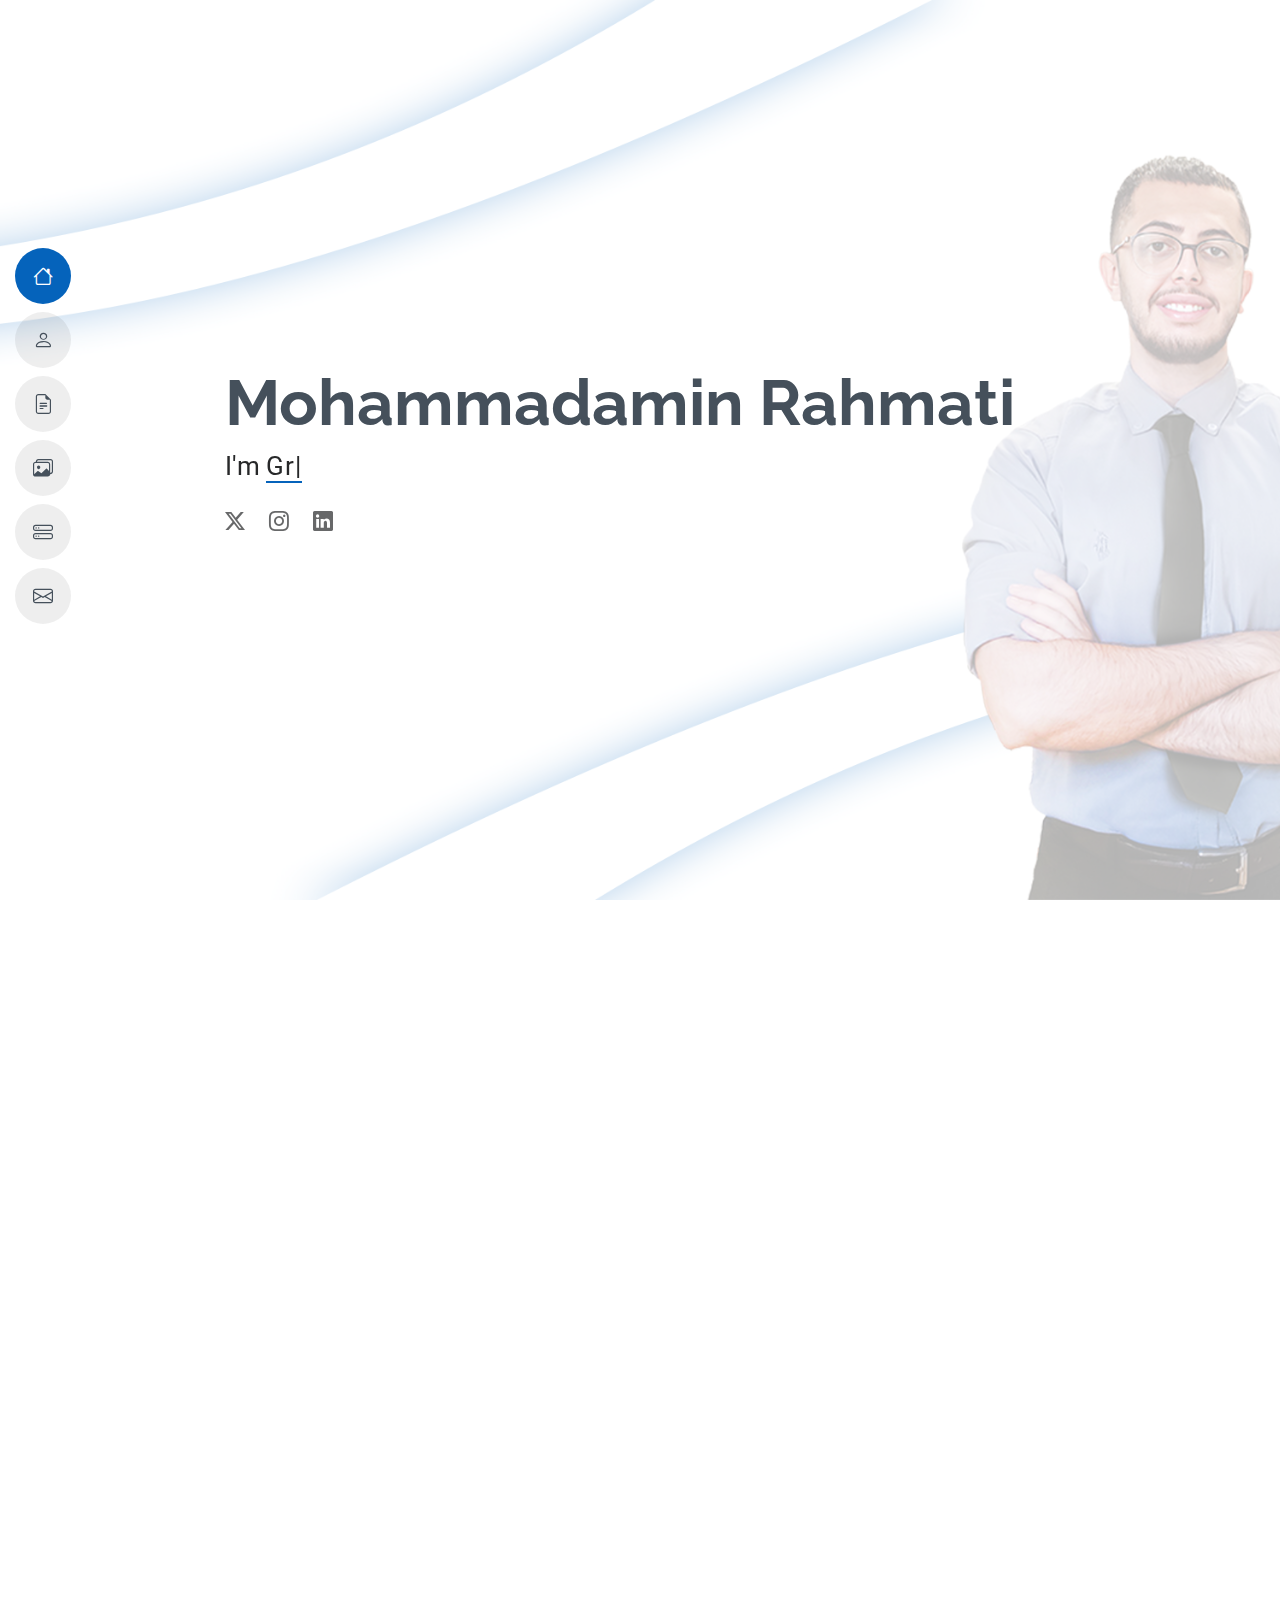
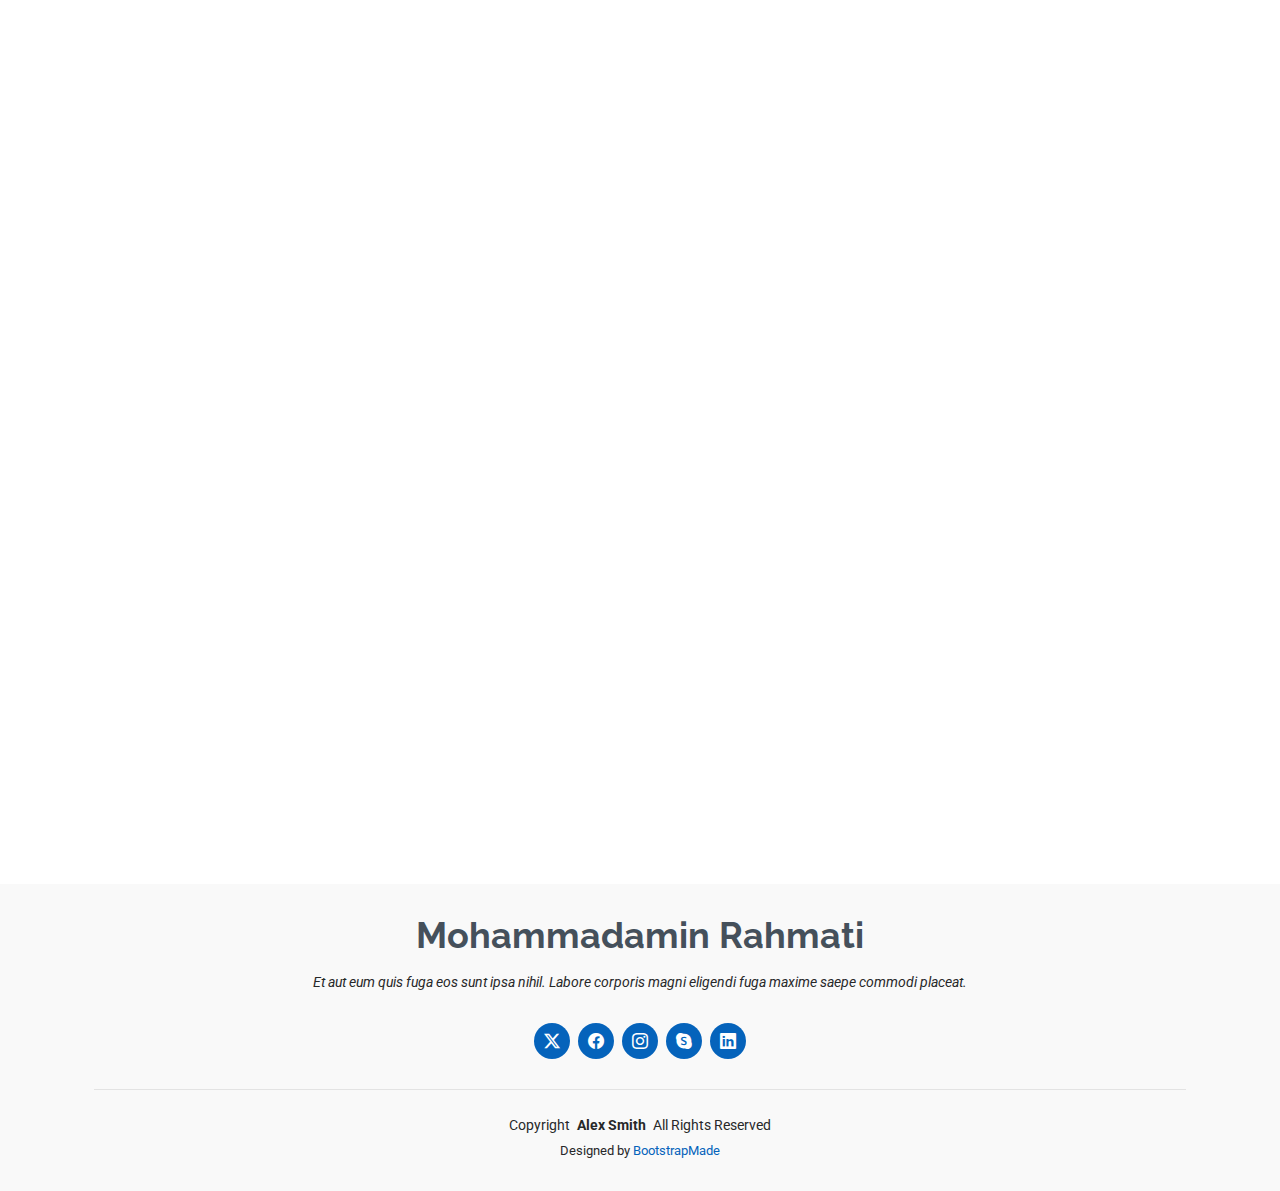
<file: index.html>
<!DOCTYPE html>
<html lang="en">

<head>
  <meta charset="utf-8">
  <meta content="width=device-width, initial-scale=1.0" name="viewport">
  <title>Mohammadamin Rahmati Resume</title>
  <meta content="" name="description">
  <meta content="" name="keywords">

  <!-- Favicons -->
  <link href="assets/img/favicon.png" rel="icon">
  <link href="assets/img/apple-touch-icon.png" rel="apple-touch-icon">

  <!-- Fonts -->
  <link href="https://fonts.googleapis.com" rel="preconnect">
  <link href="https://fonts.gstatic.com" rel="preconnect" crossorigin>
  <link href="https://fonts.googleapis.com/css2?family=Roboto:ital,wght@0,100;0,300;0,400;0,500;0,700;0,900;1,100;1,300;1,400;1,500;1,700;1,900&family=Poppins:ital,wght@0,100;0,200;0,300;0,400;0,500;0,600;0,700;0,800;0,900;1,100;1,200;1,300;1,400;1,500;1,600;1,700;1,800;1,900&family=Raleway:ital,wght@0,100;0,200;0,300;0,400;0,500;0,600;0,700;0,800;0,900;1,100;1,200;1,300;1,400;1,500;1,600;1,700;1,800;1,900&display=swap" rel="stylesheet">

  <!-- Vendor CSS Files -->
  <link href="assets/vendor/bootstrap/css/bootstrap.min.css" rel="stylesheet">
  <link href="assets/vendor/bootstrap-icons/bootstrap-icons.css" rel="stylesheet">
  <link href="assets/vendor/aos/aos.css" rel="stylesheet">
  <link href="assets/vendor/glightbox/css/glightbox.min.css" rel="stylesheet">
  <link href="assets/vendor/swiper/swiper-bundle.min.css" rel="stylesheet">

  <!-- Main CSS File -->
  <link href="assets/css/main.css" rel="stylesheet">

  <!-- =======================================================
  * Template Name: MyResume
  * Template URL: https://bootstrapmade.com/free-html-bootstrap-template-my-resume/
  * Updated: Jun 29 2024 with Bootstrap v5.3.3
  * Author: BootstrapMade.com
  * License: https://bootstrapmade.com/license/
  ======================================================== -->
</head>

<body class="index-page">

  <header id="header" class="header d-flex flex-column justify-content-center">

    <i class="header-toggle d-xl-none bi bi-list"></i>

    <nav id="navmenu" class="navmenu">
      <ul>
        <li><a href="#hero" class="active"><i class="bi bi-house navicon"></i><span>Home</span></a></li>
        <li><a href="#about"><i class="bi bi-person navicon"></i><span>About</span></a></li>
        <li><a href="#resume"><i class="bi bi-file-earmark-text navicon"></i><span>Resume</span></a></li>
        <li><a href="#portfolio"><i class="bi bi-images navicon"></i><span>Portfolio</span></a></li>
        <li><a href="#services"><i class="bi bi-hdd-stack navicon"></i><span>Services</span></a></li>
        <li><a href="#contact"><i class="bi bi-envelope navicon"></i><span>Contact</span></a></li>
      </ul>
    </nav>

  </header>

  <main class="main">

    <!-- Hero Section -->
    <section id="hero" class="hero section background">

      <img src="assets/img/mohammadaminrahmati bg.jpg" alt="mohammadamin rahmati">

      <div class="container" data-aos="zoom-out">
        <div class="row justify-content-center">
          <div class="col-lg-9">
            <h2> Mohammadamin Rahmati</h2>
            <p>I'm <span class="typed" data-typed-items="Graphic Designer, 3D Designer, UX/UI Designer">Designer</span><span class="typed-cursor typed-cursor--blink" aria-hidden="true"></span></p>
            <div class="social-links">
              <a href="https://x.com/AminRah96389933"><i class="bi bi-twitter-x"></i></a>
              <a href="https://www.instagram.com/amin.rahmatii/"><i class="bi bi-instagram"></i></a>
              <a href="https://www.linkedin.com/in/amin-rahmati-478a0b254/"><i class="bi bi-linkedin"></i></a>
            </div>
          </div>
        </div>
      </div>

    </section><!-- /Hero Section -->

    <!-- About Section -->
    <section id="about" class="about section">

      <!-- Section Title -->
      <div class="container section-title" data-aos="fade-up">
        <h2>About</h2>
        <p>I'm a passionate graphic designer with a keen eye for detail and a love for creating visually stunning designs. With 10 years of experience, I specialize in Graphic Design's tools, branding, UI/UX, illustration Let's bring your vision to life!</p>
      </div><!-- End Section Title -->

      <div class="container" data-aos="fade-up" data-aos-delay="100">

        <div class="row gy-4 justify-content-center">
          <div class="col-lg-4">
            <img src="assets/img/mohammadaminrahmati.png" class="img-fluid" alt="">
          </div>
          <div class="col-lg-8 content">
            <h2>Graphic &amp; UI/UX Designer.</h2>
            <p class="fst-italic py-3">
              These are general insformation about myself.
            </p>
            <div class="row">
              <div class="col-lg-6">
                <ul>
                  <li><i class="bi bi-chevron-right"></i> <strong>Birthday:</strong> <span>30 Mar 1998</span></li>
                  <li><i class="bi bi-chevron-right"></i> <strong>Website:</strong> <span>www.aminrahmatii.ir</span></li>
                  <li><i class="bi bi-chevron-right"></i> <strong>Phone:</strong> <span>+989301975155</span></li>
                  <li><i class="bi bi-chevron-right"></i> <strong>City:</strong> <span>Tehran, Iran</span></li>
                </ul>
              </div>
              <div class="col-lg-6">
                <ul>
                  <li><i class="bi bi-chevron-right"></i> <strong>Age:</strong> <span>26</span></li>
                  <li><i class="bi bi-chevron-right"></i> <strong>Degree:</strong> <span>Master</span></li>
                  <li><i class="bi bi-chevron-right"></i> <strong>Email:</strong> <span>aminrahmati20@example.com</span></li>
                  <li><i class="bi bi-chevron-right"></i> <strong>Freelance:</strong> <span>Available</span></li>
                </ul>
              </div>
            </div>
            <p class="py-3">
              For further information, please feel free to contact me at the provided email address.
            </p>
          </div>
        </div>

      </div>

    </section><!-- /About Section -->

    <!-- Stats Section -->
    <section id="stats" class="stats section">

      <div class="container" data-aos="fade-up" data-aos-delay="100">

        <div class="row gy-4">

          <div class="col-lg-3 col-md-6 d-flex flex-column align-items-center">
            <i class="bi bi-emoji-smile"></i>
            <div class="stats-item">
              <span data-purecounter-start="0" data-purecounter-end="232" data-purecounter-duration="1" class="purecounter"></span>
              <p>Happy Clients</p>
            </div>
          </div><!-- End Stats Item -->

          <div class="col-lg-3 col-md-6 d-flex flex-column align-items-center">
            <i class="bi bi-journal-richtext"></i>
            <div class="stats-item">
              <span data-purecounter-start="0" data-purecounter-end="521" data-purecounter-duration="1" class="purecounter"></span>
              <p>Projects</p>
            </div>
          </div><!-- End Stats Item -->

          <div class="col-lg-3 col-md-6 d-flex flex-column align-items-center">
            <i class="bi bi-headset"></i>
            <div class="stats-item">
              <span data-purecounter-start="0" data-purecounter-end="1463" data-purecounter-duration="1" class="purecounter"></span>
              <p>Hours Of Support</p>
            </div>
          </div><!-- End Stats Item -->

          <div class="col-lg-3 col-md-6 d-flex flex-column align-items-center">
            <i class="bi bi-people"></i>
            <div class="stats-item">
              <span data-purecounter-start="0" data-purecounter-end="15" data-purecounter-duration="1" class="purecounter"></span>
              <p>Hard Workers</p>
            </div>
          </div><!-- End Stats Item -->

        </div>

      </div>

    </section><!-- /Stats Section -->

    <!-- Skills Section -->
    <section id="skills" class="skills section">

      <!-- Section Title -->
      <div class="container section-title" data-aos="fade-up">
        <h2>Skills</h2>
        <p>These are my core skills that I use in combination to complete projects.</p>
      </div><!-- End Section Title -->

      <div class="container" data-aos="fade-up" data-aos-delay="100">

        <div class="row skills-content skills-animation">

          <div class="col-lg-6">

            <div class="progress">
              <span class="skill"><span>Photoshop & After Effect</span> <i class="val">100%</i></span>
              <div class="progress-bar-wrap">
                <div class="progress-bar" role="progressbar" aria-valuenow="100" aria-valuemin="0" aria-valuemax="100"></div>
              </div>
            </div><!-- End Skills Item -->

            <div class="progress">
              <span class="skill"><span>Belender & 3D</span> <i class="val">90%</i></span>
              <div class="progress-bar-wrap">
                <div class="progress-bar" role="progressbar" aria-valuenow="90" aria-valuemin="0" aria-valuemax="100"></div>
              </div>
            </div><!-- End Skills Item -->

            <div class="progress">
              <span class="skill"><span>CSS & HTML</span> <i class="val">75%</i></span>
              <div class="progress-bar-wrap">
                <div class="progress-bar" role="progressbar" aria-valuenow="75" aria-valuemin="0" aria-valuemax="100"></div>
              </div>
            </div><!-- End Skills Item -->

          </div>

          <div class="col-lg-6">

            <div class="progress">
              <span class="skill"><span>Android & JAVA</span> <i class="val">80%</i></span>
              <div class="progress-bar-wrap">
                <div class="progress-bar" role="progressbar" aria-valuenow="80" aria-valuemin="0" aria-valuemax="100"></div>
              </div>
            </div><!-- End Skills Item -->

            <div class="progress">
              <span class="skill"><span>Figma & CMS</span> <i class="val">90%</i></span>
              <div class="progress-bar-wrap">
                <div class="progress-bar" role="progressbar" aria-valuenow="90" aria-valuemin="0" aria-valuemax="100"></div>
              </div>
            </div><!-- End Skills Item -->

            <div class="progress">
              <span class="skill"><span>UX & UI</span> <i class="val">70%</i></span>
              <div class="progress-bar-wrap">
                <div class="progress-bar" role="progressbar" aria-valuenow="55" aria-valuemin="0" aria-valuemax="100"></div>
              </div>
            </div><!-- End Skills Item -->

          </div>

        </div>

      </div>

    </section><!-- /Skills Section -->

    <!-- Resume Section -->
    <section id="resume" class="resume section">

      <!-- Section Title -->
      <div class="container section-title" data-aos="fade-up">
        <h2>Resume</h2>
        <p> In this section, I will outline my education and some relevant work experiences.</p>
      </div><!-- End Section Title -->

      <div class="container">

        <div class="row">

          <div class="col-lg-6" data-aos="fade-up" data-aos-delay="100">
            <h3 class="resume-title">Sumary</h3>

            <div class="resume-item pb-0">
              <h4>Mohammadamin Rahmati</h4>
              <p><em>In this section, I will provide a summary of my computer science education.</em></p>
              <ul>
                <li>Urmia, Iran</li>
                <li>+989301975155</li>
                <li>aminrahmati20@gmail.com</li>
              </ul>
            </div><!-- Edn Resume Item -->

            <h3 class="resume-title">Education</h3>
            <div class="resume-item">
              <h4>Software Engineering Bachelor</h4>
              <h5>2017 - 2019</h5>
              <p><em>Tabriz Institute of Technology, Tabriz, Iran</em></p>
              <p>Software engineering is the systematic application of engineering principles to the design, development, testing, and maintenance of software. It involves a disciplined approach to creating software that meets specific needs and quality standards.</p>
            </div><!-- Edn Resume Item -->

            <div class="resume-item">
              <h4>Associate degree of Software Engineering</h4>
              <h5>2015 - 2017</h5>
              <p><em>Urmia Institute of Technology, Urmia, Iran</em></p>
              <p>Software engineering is the systematic application of engineering principles to the design, development, testing, and maintenance of software. It involves a disciplined approach to creating software that meets specific needs and quality standards.</p>
            </div><!-- Edn Resume Item -->

          </div>

          <div class="col-lg-6" data-aos="fade-up" data-aos-delay="200">
            <h3 class="resume-title">Professional Experience</h3>
            <div class="resume-item">
              <h4>Senior graphic design specialist</h4>
              <h5>2022 - 2024</h5>
              <p><em>Ofogh Company, Urmia, Iran </em></p>
              <ul>
                <li>Lead in the design, development, and implementation of the graphic, layout, and production communication materials</li>
                <li>Delegate tasks to the 7 members of the design team and provide counsel on all aspects of the project. </li>
                <li>Supervise the assessment of all graphic materials in order to ensure quality and accuracy of the design</li>
                <li>Oversee the efficient use of production project budgets ranging from $2,000 - $25,000</li>
              </ul>
            </div><!-- Edn Resume Item -->

            <div class="resume-item">
              <h4>Graphic design specialist</h4>
              <h5>2019 - 2021</h5>
              <p><em>Entrepreneurship office Advertising, Urmia, Iran</em></p>
              <ul>
                <li>Developed numerous marketing programs (logos, brochures,infographics, presentations, and advertisements).</li>
                <li>Managed up to 20 projects or tasks at a given time while under pressure</li>
                <li>Recommended and consulted with clients on the most appropriate graphic design</li>
                <li>Created 4+ design presentations and proposals a month for clients and account managers</li>
              </ul>
            </div><!-- Edn Resume Item -->

          </div>

        </div>

      </div>

    </section><!-- /Resume Section -->

    <!-- Portfolio Section -->
    <section id="portfolio" class="portfolio section">

      <!-- Section Title -->
      <div class="container section-title" data-aos="fade-up">
        <h2>Portfolio</h2>
        <p>This section showcases a selection of my projects. </p>
      </div><!-- End Section Title -->

      <div class="container">

        <div class="isotope-layout" data-default-filter="*" data-layout="masonry" data-sort="original-order">

          <ul class="portfolio-filters isotope-filters" data-aos="fade-up" data-aos-delay="100">
            <li data-filter="*" class="filter-active">All</li>
            <li data-filter=".filter-app">ADS</li>
            <li data-filter=".filter-product">3D</li>
            <li data-filter=".filter-branding">Web</li>
          </ul><!-- End Portfolio Filters -->

          <div class="row gy-4 isotope-container" data-aos="fade-up" data-aos-delay="200">

            <div class="col-lg-4 col-md-6 portfolio-item isotope-item filter-app">
              <img src="assets/img/portfolio/Vol1.jpg" class="img-fluid" alt="">
              <div class="portfolio-info">
                <h4>ADS 1</h4>
                <p>Instagram template</p>
                <a href="assets/img/portfolio/Vol1.jpg" title="App 1" data-gallery="portfolio-gallery-app" class="glightbox preview-link"><i class="bi bi-zoom-in"></i></a>
                 
              </div>
            </div><!-- End Portfolio Item -->

            <div class="col-lg-4 col-md-6 portfolio-item isotope-item filter-product">
              <img src="assets/img/3D.jpg" class="img-fluid" alt="">
              <div class="portfolio-info">
                <h4>3D 1</h4>
                <p>3D shape of Bus</p>
                <a href="assets/img/3D.jpg" title="Product 1" data-gallery="portfolio-gallery-product" class="glightbox preview-link"><i class="bi bi-zoom-in"></i></a>
                 
              </div>
            </div><!-- End Portfolio Item -->

            <div class="col-lg-4 col-md-6 portfolio-item isotope-item filter-branding">
              <img src="assets/img/portfolio/music banner templates.jpg" class="img-fluid" alt="">
              <div class="portfolio-info">
                <h4>Web 1</h4>
                <p>Web banner for music website</p>
                <a href="assets/img/portfolio/music banner templates.jpg" title="Branding 1" data-gallery="portfolio-gallery-branding" class="glightbox preview-link"><i class="bi bi-zoom-in"></i></a>
                 
              </div>
            </div><!-- End Portfolio Item -->

            <div class="col-lg-4 col-md-6 portfolio-item isotope-item filter-app">
              <img src="assets/img/portfolio/Vol3.jpg" class="img-fluid" alt="">
              <div class="portfolio-info">
                <h4>ADS 2</h4>
                <p>Instagram template</p>
                <a href="assets/img/3D1.jpg" title="App 2" data-gallery="portfolio-gallery-app" class="glightbox preview-link"><i class="bi bi-zoom-in"></i></a>
                
              </div>
            </div><!-- End Portfolio Item -->

            <div class="col-lg-4 col-md-6 portfolio-item isotope-item filter-product">
              <img src="assets/img/3D4.jpg" class="img-fluid" alt="">
              <div class="portfolio-info">
                <h4>3D 2</h4>
                <p>Old printing company</p>
                <a href="assets/img/masonry-portfolio/masonry-portfolio-5.jpg" title="Product 2" data-gallery="portfolio-gallery-product" class="glightbox preview-link"><i class="bi bi-zoom-in"></i></a>
                
              </div>
            </div><!-- End Portfolio Item -->

            <div class="col-lg-4 col-md-6 portfolio-item isotope-item filter-branding">
              <img src="assets/img/portfolio/trading banner.jpg" class="img-fluid" alt="">
              <div class="portfolio-info">
                <h4>Web 2</h4>
                <p>Web banner for trading website</p>
                <a href="assets/img/portfolio/trading banner.jpg" title="Branding 2" data-gallery="portfolio-gallery-branding" class="glightbox preview-link"><i class="bi bi-zoom-in"></i></a>
                
              </div>
            </div><!-- End Portfolio Item -->

            <div class="col-lg-4 col-md-6 portfolio-item isotope-item filter-app">
              <img src="assets/img/portfolio/Vol5.jpg" class="img-fluid" alt="">
              <div class="portfolio-info">
                <h4>ADS 3</h4>
                <p>Instagram template</p>
                <a href="assets/img/portfolio/Vol5.jpg" title="App 3" data-gallery="portfolio-gallery-app" class="glightbox preview-link"><i class="bi bi-zoom-in"></i></a>
                
              </div>
            </div><!-- End Portfolio Item -->

            <div class="col-lg-4 col-md-6 portfolio-item isotope-item filter-product">
              <img src="assets/img/3D3.jpg" class="img-fluid" alt="">
              <div class="portfolio-info">
                <h4>3D 3</h4>
                <p>Shape of Bus</p>
                <a href="assets/img/3D3.jpg" title="Product 3" data-gallery="portfolio-gallery-product" class="glightbox preview-link"><i class="bi bi-zoom-in"></i></a>
                
              </div>
            </div><!-- End Portfolio Item -->

            <div class="col-lg-4 col-md-6 portfolio-item isotope-item filter-branding">
              <img src="assets/img/portfolio/real state stand banner.jpg" class="img-fluid" alt="">
              <div class="portfolio-info">
                <h4>Web 3</h4>
                <p>Real state stand banner</p>
                <a href="assets/img/portfolio/real state stand banner.jpg" title="Branding 2" data-gallery="portfolio-gallery-branding" class="glightbox preview-link"><i class="bi bi-zoom-in"></i></a>
               
              </div>
            </div><!-- End Portfolio Item -->

          </div><!-- End Portfolio Container -->

        </div>

      </div>

    </section><!-- /Portfolio Section -->

    <!-- Services Section -->
    <section id="services" class="services section">

      <!-- Section Title -->
      <div class="container section-title" data-aos="fade-up">
        <h2>Services</h2>
        <p>Magnam dolores commodi suscipit. Necessitatibus eius consequatur ex aliquid fuga eum quidem. Sit sint consectetur velit. Quisquam quos quisquam cupiditate. Et nemo qui impedit suscipit alias ea. Quia fugiat sit in iste officiis commodi quidem hic quas.</p>
      </div><!-- End Section Title -->

      <div class="container">

        <div class="row gy-4">

          <div class="col-lg-4 col-md-6" data-aos="fade-up" data-aos-delay="100">
            <div class="service-item item-cyan position-relative">
              <div class="icon">
                <svg width="100" height="100" viewBox="0 0 600 600" xmlns="http://www.w3.org/2000/svg">
                  <path stroke="none" stroke-width="0" fill="#f5f5f5" d="M300,521.0016835830174C376.1290562159157,517.8887921683347,466.0731472004068,529.7835943286574,510.70327084640275,468.03025145048787C554.3714126377745,407.6079735673963,508.03601936045806,328.9844924480964,491.2728898941984,256.3432110539036C474.5976632858925,184.082847569629,479.9380746630129,96.60480741107993,416.23090153303,58.64404602377083C348.86323505073057,18.502131276798302,261.93793281208167,40.57373210992963,193.5410806939664,78.93577620505333C130.42746243093433,114.334589627462,98.30271207620316,179.96522072025542,76.75703585869454,249.04625023123273C51.97151888228291,328.5150500222984,13.704378332031375,421.85034740162234,66.52175969318436,486.19268352777647C119.04800174914682,550.1803526380478,217.28368757567262,524.383925680826,300,521.0016835830174"></path>
                </svg>
                <i class="bi bi-activity"></i>
              </div>
              <a href="#" class="stretched-link">
                <h3>Nesciunt Mete</h3>
              </a>
              <p>Provident nihil minus qui consequatur non omnis maiores. Eos accusantium minus dolores iure perferendis tempore et consequatur.</p>
            </div>
          </div><!-- End Service Item -->

          <div class="col-lg-4 col-md-6" data-aos="fade-up" data-aos-delay="200">
            <div class="service-item item-orange position-relative">
              <div class="icon">
                <svg width="100" height="100" viewBox="0 0 600 600" xmlns="http://www.w3.org/2000/svg">
                  <path stroke="none" stroke-width="0" fill="#f5f5f5" d="M300,582.0697525312426C382.5290701553225,586.8405444964366,449.9789794690241,525.3245884688669,502.5850820975895,461.55621195738473C556.606425686781,396.0723002908107,615.8543463187945,314.28637112970534,586.6730223649479,234.56875336149918C558.9533121215079,158.8439757836574,454.9685369536778,164.00468322053177,381.49747125262974,130.76875717737553C312.15926192815925,99.40240125094834,248.97055460311594,18.661163978235184,179.8680185752513,50.54337015887873C110.5421016452524,82.52863877960104,119.82277516462835,180.83849132639028,109.12597500060166,256.43424936330496C100.08760227029461,320.3096726198365,92.17705696193138,384.0621239912766,124.79988738764834,439.7174275375508C164.83382741302287,508.01625554203684,220.96474134820875,577.5009287672846,300,582.0697525312426"></path>
                </svg>
                <i class="bi bi-broadcast"></i>
              </div>
              <a href="#" class="stretched-link">
                <h3>Eosle Commodi</h3>
              </a>
              <p>Ut autem aut autem non a. Sint sint sit facilis nam iusto sint. Libero corrupti neque eum hic non ut nesciunt dolorem.</p>
            </div>
          </div><!-- End Service Item -->

          <div class="col-lg-4 col-md-6" data-aos="fade-up" data-aos-delay="300">
            <div class="service-item item-teal position-relative">
              <div class="icon">
                <svg width="100" height="100" viewBox="0 0 600 600" xmlns="http://www.w3.org/2000/svg">
                  <path stroke="none" stroke-width="0" fill="#f5f5f5" d="M300,541.5067337569781C382.14930387511276,545.0595476570109,479.8736841581634,548.3450877840088,526.4010558755058,480.5488172755941C571.5218469581645,414.80211281144784,517.5187510058486,332.0715597781072,496.52539010469104,255.14436215662573C477.37192572678356,184.95920475031193,473.57363656557914,105.61284051026155,413.0603344069578,65.22779650032875C343.27470386102294,18.654635553484475,251.2091493199835,5.337323636656869,175.0934190732945,40.62881213300186C97.87086631185822,76.43348514350839,51.98124368387456,156.15599469081315,36.44837278890362,239.84606092416172C21.716077023791087,319.22268207091537,43.775223500013084,401.1760424656574,96.891909868211,461.97329694683043C147.22146801428983,519.5804099606455,223.5754009179313,538.201503339737,300,541.5067337569781"></path>
                </svg>
                <i class="bi bi-easel"></i>
              </div>
              <a href="#" class="stretched-link">
                <h3>Ledo Markt</h3>
              </a>
              <p>Ut excepturi voluptatem nisi sed. Quidem fuga consequatur. Minus ea aut. Vel qui id voluptas adipisci eos earum corrupti.</p>
            </div>
          </div><!-- End Service Item -->

          <div class="col-lg-4 col-md-6" data-aos="fade-up" data-aos-delay="400">
            <div class="service-item item-red position-relative">
              <div class="icon">
                <svg width="100" height="100" viewBox="0 0 600 600" xmlns="http://www.w3.org/2000/svg">
                  <path stroke="none" stroke-width="0" fill="#f5f5f5" d="M300,503.46388370962813C374.79870501325706,506.71871716319447,464.8034551963731,527.1746412648533,510.4981551193396,467.86667711651364C555.9287308511215,408.9015244558933,512.6030010748507,327.5744911775523,490.211057578863,256.5855673507754C471.097692560561,195.9906835881958,447.69079081568157,138.11976852964426,395.19560036434837,102.3242989838813C329.3053358748298,57.3949838291264,248.02791733380457,8.279543830951368,175.87071277845988,42.242879143198664C103.41431057327972,76.34704239035025,93.79494320519305,170.9812938413882,81.28167332365135,250.07896920659033C70.17666984294237,320.27484674793965,64.84698225790005,396.69656628748305,111.28512138212992,450.4950937839243C156.20124167950087,502.5303643271138,231.32542653798444,500.4755392045468,300,503.46388370962813"></path>
                </svg>
                <i class="bi bi-bounding-box-circles"></i>
              </div>
              <a href="#" class="stretched-link">
                <h3>Asperiores Commodit</h3>
              </a>
              <p>Non et temporibus minus omnis sed dolor esse consequatur. Cupiditate sed error ea fuga sit provident adipisci neque.</p>
              <a href="#" class="stretched-link"></a>
            </div>
          </div><!-- End Service Item -->

          <div class="col-lg-4 col-md-6" data-aos="fade-up" data-aos-delay="500">
            <div class="service-item item-indigo position-relative">
              <div class="icon">
                <svg width="100" height="100" viewBox="0 0 600 600" xmlns="http://www.w3.org/2000/svg">
                  <path stroke="none" stroke-width="0" fill="#f5f5f5" d="M300,532.3542879108572C369.38199826031484,532.3153073249985,429.10787420159085,491.63046689027357,474.5244479745417,439.17860296908856C522.8885846962883,383.3225815378663,569.1668002868075,314.3205725914397,550.7432151929288,242.7694973846089C532.6665558377875,172.5657663291529,456.2379748765914,142.6223662098291,390.3689995646985,112.34683881706744C326.66090330228417,83.06452184765237,258.84405631176094,53.51806209861945,193.32584062364296,78.48882559362697C121.61183558270385,105.82097193414197,62.805066853699245,167.19869350419734,48.57481801355237,242.6138429142374C34.843463184063346,315.3850353017275,76.69343916112496,383.4422959591041,125.22947124332185,439.3748458443577C170.7312796277747,491.8107796887764,230.57421082200815,532.3932930995766,300,532.3542879108572"></path>
                </svg>
                <i class="bi bi-calendar4-week icon"></i>
              </div>
              <a href="#" class="stretched-link">
                <h3>Velit Doloremque</h3>
              </a>
              <p>Cumque et suscipit saepe. Est maiores autem enim facilis ut aut ipsam corporis aut. Sed animi at autem alias eius labore.</p>
              <a href="#" class="stretched-link"></a>
            </div>
          </div><!-- End Service Item -->

          <div class="col-lg-4 col-md-6" data-aos="fade-up" data-aos-delay="600">
            <div class="service-item item-pink position-relative">
              <div class="icon">
                <svg width="100" height="100" viewBox="0 0 600 600" xmlns="http://www.w3.org/2000/svg">
                  <path stroke="none" stroke-width="0" fill="#f5f5f5" d="M300,566.797414625762C385.7384707136149,576.1784315230908,478.7894351017131,552.8928747891023,531.9192734346935,484.94944893311C584.6109503024035,417.5663521118492,582.489472248146,322.67544863468447,553.9536738515405,242.03673114598146C529.1557734026468,171.96086150256528,465.24506316201064,127.66468636344209,395.9583748389544,100.7403814666027C334.2173773831606,76.7482773500951,269.4350130405921,84.62216499799875,207.1952322260088,107.2889140133804C132.92018162631612,134.33871894543012,41.79353780512637,160.00259165414826,22.644507872594943,236.69541883565114C3.319112789854554,314.0945973066697,72.72355303640163,379.243833228382,124.04198916343866,440.3218312028393C172.9286146004772,498.5055451809895,224.45579914871206,558.5317968840102,300,566.797414625762"></path>
                </svg>
                <i class="bi bi-chat-square-text"></i>
              </div>
              <a href="#" class="stretched-link">
                <h3>Dolori Architecto</h3>
              </a>
              <p>Hic molestias ea quibusdam eos. Fugiat enim doloremque aut neque non et debitis iure. Corrupti recusandae ducimus enim.</p>
              <a href="#" class="stretched-link"></a>
            </div>
          </div><!-- End Service Item -->

        </div>

      </div>

    </section><!-- /Services Section -->

    <!-- Testimonials Section -->
    <section id="testimonials" class="testimonials section">

      <!-- Section Title -->
      <div class="container section-title" data-aos="fade-up">
        <h2>Testimonials</h2>
        <p>Necessitatibus eius consequatur ex aliquid fuga eum quidem sint consectetur velit</p>
      </div><!-- End Section Title -->

      <div class="container" data-aos="fade-up" data-aos-delay="100">

        <div class="swiper init-swiper">
          <script type="application/json" class="swiper-config">
            {
              "loop": true,
              "speed": 600,
              "autoplay": {
                "delay": 5000
              },
              "slidesPerView": "auto",
              "pagination": {
                "el": ".swiper-pagination",
                "type": "bullets",
                "clickable": true
              }
            }
          </script>
          <div class="swiper-wrapper">

            <div class="swiper-slide">
              <div class="testimonial-item">
                <div class="row gy-4 justify-content-center">
                  <div class="col-lg-6">
                    <div class="testimonial-content">
                      <p>
                        <i class="bi bi-quote quote-icon-left"></i>
                        <span>Proin iaculis purus consequat sem cure digni ssim donec porttitora entum suscipit rhoncus. Accusantium quam, ultricies eget id, aliquam eget nibh et. Maecen aliquam, risus at semper.</span>
                        <i class="bi bi-quote quote-icon-right"></i>
                      </p>
                      <h3>Saul Goodman</h3>
                      <h4>Ceo &amp; Founder</h4>
                      <div class="stars">
                        <i class="bi bi-star-fill"></i><i class="bi bi-star-fill"></i><i class="bi bi-star-fill"></i><i class="bi bi-star-fill"></i><i class="bi bi-star-fill"></i>
                      </div>
                    </div>
                  </div>
                  <div class="col-lg-2 text-center">
                    <img src="assets/img/testimonials/testimonials-1.jpg" class="img-fluid testimonial-img" alt="">
                  </div>
                </div>
              </div>
            </div><!-- End testimonial item -->

            <div class="swiper-slide">
              <div class="testimonial-item">
                <div class="row gy-4 justify-content-center">
                  <div class="col-lg-6">
                    <div class="testimonial-content">
                      <p>
                        <i class="bi bi-quote quote-icon-left"></i>
                        <span>Export tempor illum tamen malis malis eram quae irure esse labore quem cillum quid cillum eram malis quorum velit fore eram velit sunt aliqua noster fugiat irure amet legam anim culpa.</span>
                        <i class="bi bi-quote quote-icon-right"></i>
                      </p>
                      <h3>Sara Wilsson</h3>
                      <h4>Designer</h4>
                      <div class="stars">
                        <i class="bi bi-star-fill"></i><i class="bi bi-star-fill"></i><i class="bi bi-star-fill"></i><i class="bi bi-star-fill"></i><i class="bi bi-star-fill"></i>
                      </div>
                    </div>
                  </div>
                  <div class="col-lg-2 text-center">
                    <img src="assets/img/testimonials/testimonials-2.jpg" class="img-fluid testimonial-img" alt="">
                  </div>
                </div>
              </div>
            </div><!-- End testimonial item -->

            <div class="swiper-slide">
              <div class="testimonial-item">
                <div class="row gy-4 justify-content-center">
                  <div class="col-lg-6">
                    <div class="testimonial-content">
                      <p>
                        <i class="bi bi-quote quote-icon-left"></i>
                        <span>Enim nisi quem export duis labore cillum quae magna enim sint quorum nulla quem veniam duis minim tempor labore quem eram duis noster aute amet eram fore quis sint minim.</span>
                        <i class="bi bi-quote quote-icon-right"></i>
                      </p>
                      <h3>Jena Karlis</h3>
                      <h4>Store Owner</h4>
                      <div class="stars">
                        <i class="bi bi-star-fill"></i><i class="bi bi-star-fill"></i><i class="bi bi-star-fill"></i><i class="bi bi-star-fill"></i><i class="bi bi-star-fill"></i>
                      </div>
                    </div>
                  </div>
                  <div class="col-lg-2 text-center">
                    <img src="assets/img/testimonials/testimonials-3.jpg" class="img-fluid testimonial-img" alt="">
                  </div>
                </div>
              </div>
            </div><!-- End testimonial item -->

            <div class="swiper-slide">
              <div class="testimonial-item">
                <div class="row gy-4 justify-content-center">
                  <div class="col-lg-6">
                    <div class="testimonial-content">
                      <p>
                        <i class="bi bi-quote quote-icon-left"></i>
                        <span>Fugiat enim eram quae cillum dolore dolor amet nulla culpa multos export minim fugiat minim velit minim dolor enim duis veniam ipsum anim magna sunt elit fore quem dolore labore illum veniam.</span>
                        <i class="bi bi-quote quote-icon-right"></i>
                      </p>
                      <h3>John Larson</h3>
                      <h4>Entrepreneur</h4>
                      <div class="stars">
                        <i class="bi bi-star-fill"></i><i class="bi bi-star-fill"></i><i class="bi bi-star-fill"></i><i class="bi bi-star-fill"></i><i class="bi bi-star-fill"></i>
                      </div>
                    </div>
                  </div>
                  <div class="col-lg-2 text-center">
                    <img src="assets/img/testimonials/testimonials-4.jpg" class="img-fluid testimonial-img" alt="">
                  </div>
                </div>
              </div>
            </div><!-- End testimonial item -->

          </div>
          <div class="swiper-pagination"></div>
        </div>

      </div>

    </section><!-- /Testimonials Section -->

    <!-- Contact Section -->
    <section id="contact" class="contact section">

      <!-- Section Title -->
      <div class="container section-title" data-aos="fade-up">
        <h2>Contact</h2>
        <p>You can contact me in the following ways:</p>
      </div><!-- End Section Title -->

      <div class="container" data-aos="fade" data-aos-delay="100">

        <div class="row gy-4">

          <div class="col-lg-4">
            <div class="info-item d-flex" data-aos="fade-up" data-aos-delay="200">
              <i class="bi bi-geo-alt flex-shrink-0"></i>
              <div>
                <h3>Address</h3>
                <p>Tehran, Iran</p>
              </div>
            </div><!-- End Info Item -->

            <div class="info-item d-flex" data-aos="fade-up" data-aos-delay="300">
              <i class="bi bi-telephone flex-shrink-0"></i>
              <div>
                <h3>Call Me</h3>
                <p>+989301975155</p>
              </div>
            </div><!-- End Info Item -->

            <div class="info-item d-flex" data-aos="fade-up" data-aos-delay="400">
              <i class="bi bi-envelope flex-shrink-0"></i>
              <div>
                <h3>Email Me</h3>
                <p>aminrahmati20@gmail.com</p>
              </div>
            </div><!-- End Info Item -->

          </div>

          <div class="col-lg-8">
            <form action="forms/contact.php" method="post" class="php-email-form" data-aos="fade-up" data-aos-delay="200">
              <div class="row gy-4">

                <div class="col-md-6">
                  <input type="text" name="name" class="form-control" placeholder="Your Name" required="">
                </div>

                <div class="col-md-6 ">
                  <input type="email" class="form-control" name="email" placeholder="Your Email" required="">
                </div>

                <div class="col-md-12">
                  <input type="text" class="form-control" name="subject" placeholder="Subject" required="">
                </div>

                <div class="col-md-12">
                  <textarea class="form-control" name="message" rows="6" placeholder="Message" required=""></textarea>
                </div>

                <div class="col-md-12 text-center">
                  <div class="loading">Loading</div>
                  <div class="error-message"></div>
                  <div class="sent-message">Your message has been sent. Thank you!</div>

                  <button type="submit">Send Message</button>
                </div>

              </div>
            </form>
          </div><!-- End Contact Form -->

        </div>

      </div>

    </section><!-- /Contact Section -->

  </main>

  <footer id="footer" class="footer position-relative light-background">
    <div class="container">
      <h3 class="sitename">Mohammadamin Rahmati</h3>
      <p>Et aut eum quis fuga eos sunt ipsa nihil. Labore corporis magni eligendi fuga maxime saepe commodi placeat.</p>
      <div class="social-links d-flex justify-content-center">
        <a href=""><i class="bi bi-twitter-x"></i></a>
        <a href=""><i class="bi bi-facebook"></i></a>
        <a href=""><i class="bi bi-instagram"></i></a>
        <a href=""><i class="bi bi-skype"></i></a>
        <a href=""><i class="bi bi-linkedin"></i></a>
      </div>
      <div class="container">
        <div class="copyright">
          <span>Copyright</span> <strong class="px-1 sitename">Alex Smith</strong> <span>All Rights Reserved</span>
        </div>
        <div class="credits">
          <!-- All the links in the footer should remain intact. -->
          <!-- You can delete the links only if you've purchased the pro version. -->
          <!-- Licensing information: https://bootstrapmade.com/license/ -->
          <!-- Purchase the pro version with working PHP/AJAX contact form: [buy-url] -->
          Designed by <a href="https://bootstrapmade.com/">BootstrapMade</a>
        </div>
      </div>
    </div>
  </footer>

  <!-- Scroll Top -->
  <a href="#" id="scroll-top" class="scroll-top d-flex align-items-center justify-content-center"><i class="bi bi-arrow-up-short"></i></a>

  <!-- Preloader -->
  <div id="preloader"></div>

  <!-- Vendor JS Files -->
  <script src="assets/vendor/bootstrap/js/bootstrap.bundle.min.js"></script>
  <script src="assets/vendor/php-email-form/validate.js"></script>
  <script src="assets/vendor/aos/aos.js"></script>
  <script src="assets/vendor/typed.js/typed.umd.js"></script>
  <script src="assets/vendor/purecounter/purecounter_vanilla.js"></script>
  <script src="assets/vendor/waypoints/noframework.waypoints.js"></script>
  <script src="assets/vendor/glightbox/js/glightbox.min.js"></script>
  <script src="assets/vendor/imagesloaded/imagesloaded.pkgd.min.js"></script>
  <script src="assets/vendor/isotope-layout/isotope.pkgd.min.js"></script>
  <script src="assets/vendor/swiper/swiper-bundle.min.js"></script>

  <!-- Main JS File -->
  <script src="assets/js/main.js"></script>

</body>

</html>
</file>
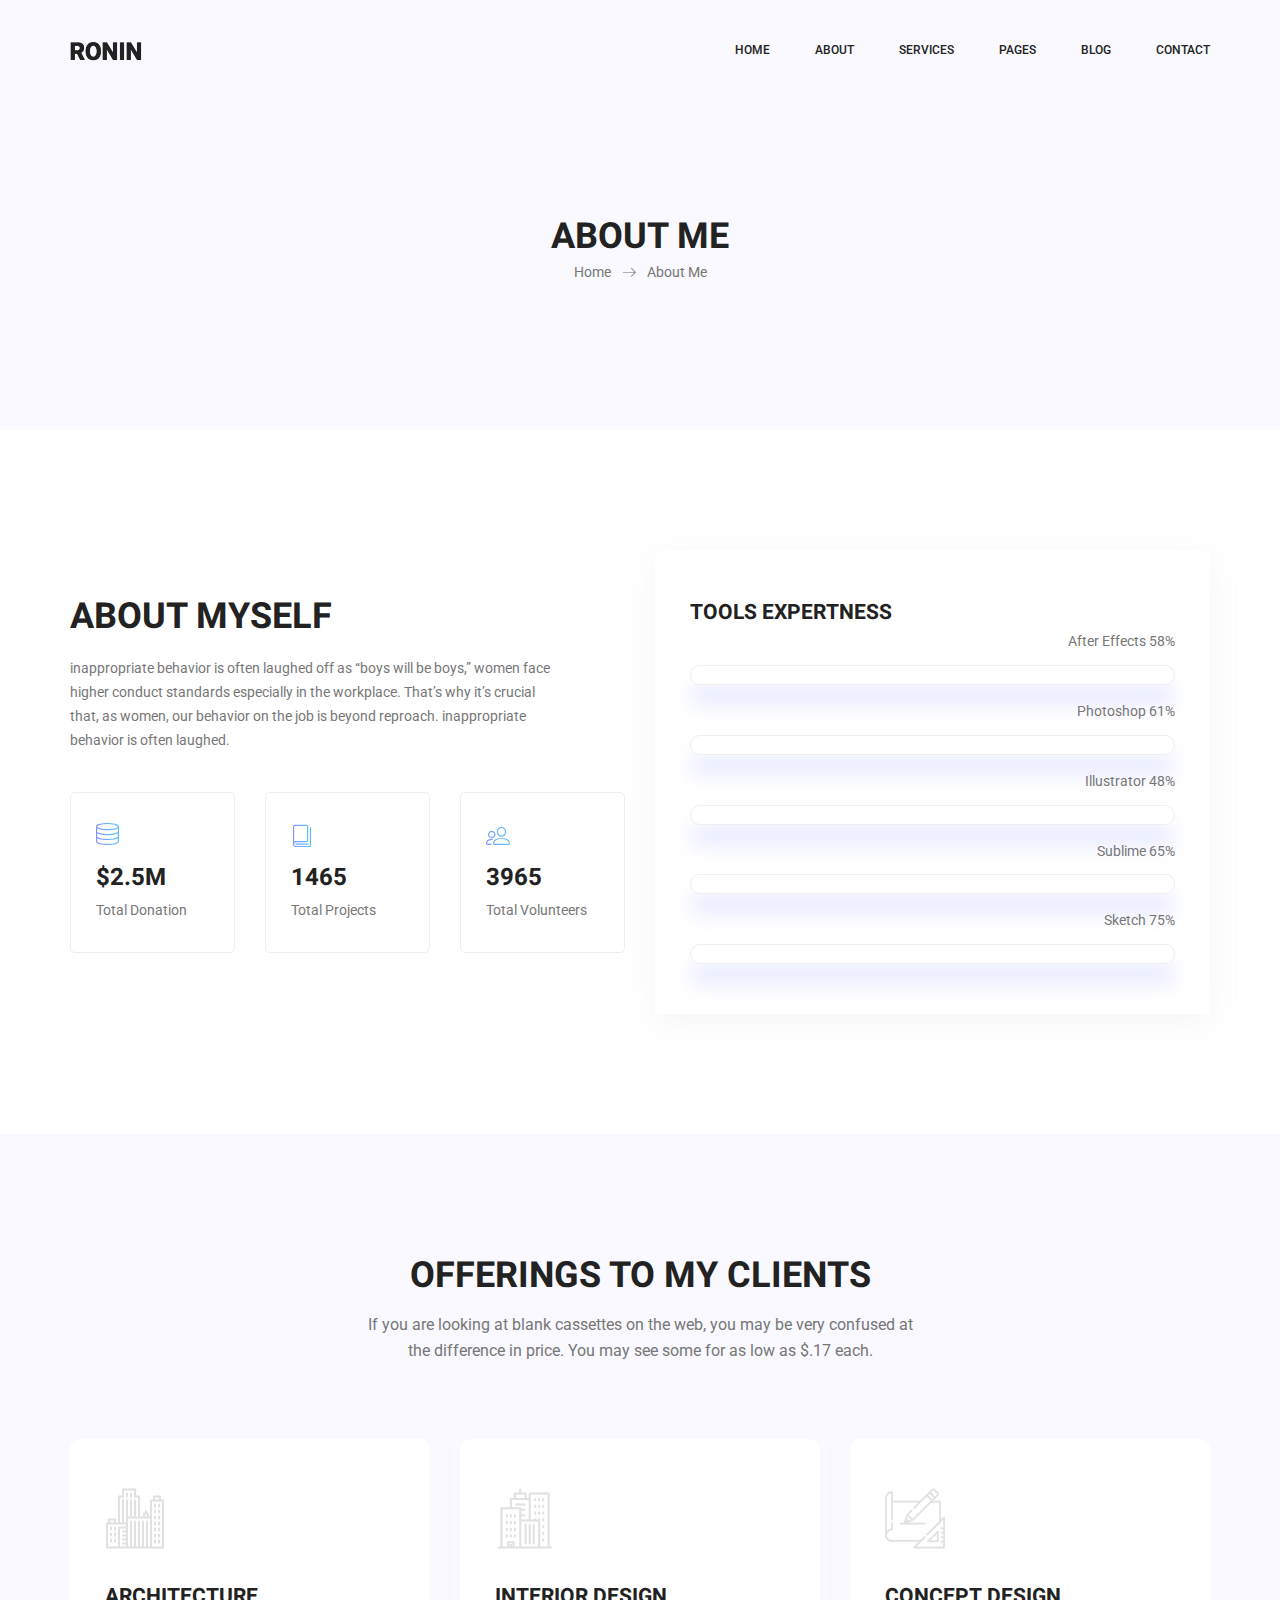
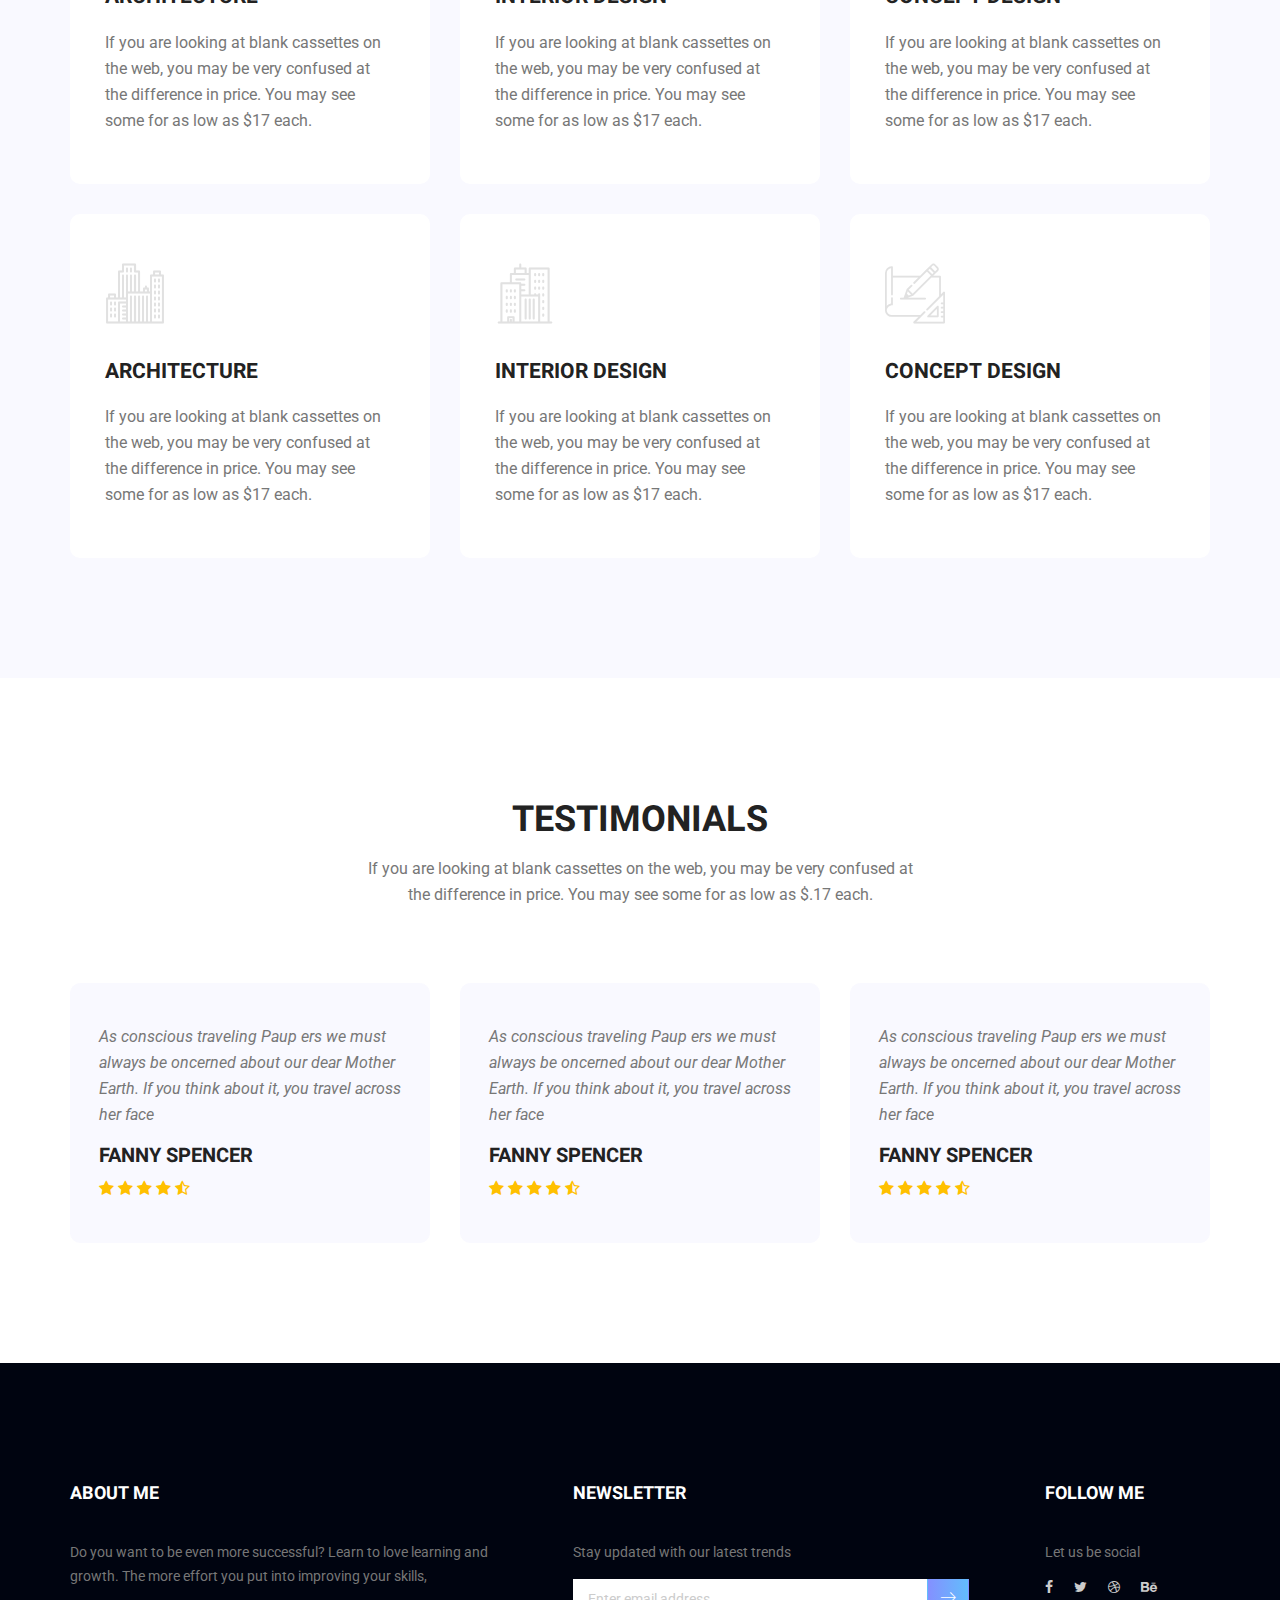
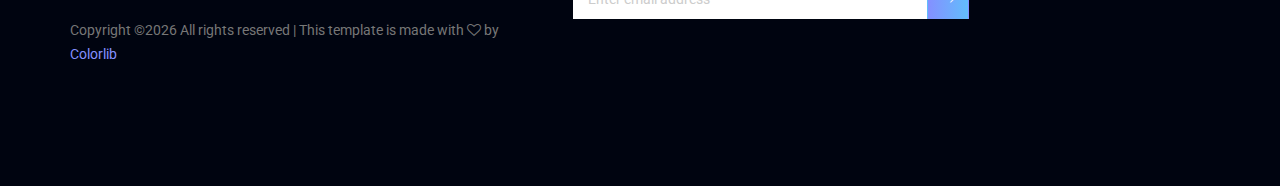
<file: about-us.html>
<!doctype html>
<html lang="en">
    <head>
        <!-- Required meta tags -->
        <meta charset="utf-8">
        <meta name="viewport" content="width=device-width, initial-scale=1, shrink-to-fit=no">
        <link rel="icon" href="img/favicon.png" type="image/png">
        <title>Ronin Multi</title>
        <!-- Bootstrap CSS -->
        <link rel="stylesheet" href="css/bootstrap.css">
        <link rel="stylesheet" href="vendors/linericon/style.css">
        <link rel="stylesheet" href="css/font-awesome.min.css">
        <link rel="stylesheet" href="vendors/owl-carousel/owl.carousel.min.css">
        <link rel="stylesheet" href="vendors/lightbox/simpleLightbox.css">
        <link rel="stylesheet" href="vendors/nice-select/css/nice-select.css">
        <link rel="stylesheet" href="vendors/animate-css/animate.css">
        <link rel="stylesheet" href="vendors/flaticon/flaticon.css">
        <!-- main css -->
        <link rel="stylesheet" href="css/style.css">
        <link rel="stylesheet" href="css/responsive.css">
    </head>
    <body>
        
        <!--================Header Menu Area =================-->
        <header class="header_area">
            <div class="main_menu" id="mainNav">
            	<nav class="navbar navbar-expand-lg navbar-light">
					<div class="container box_1620">
						<!-- Brand and toggle get grouped for better mobile display -->
						<a class="navbar-brand logo_h" href="index.html"><img src="img/logo.png" alt=""></a>
						<button class="navbar-toggler" type="button" data-toggle="collapse" data-target="#navbarSupportedContent" aria-controls="navbarSupportedContent" aria-expanded="false" aria-label="Toggle navigation">
							<span class="icon-bar"></span>
							<span class="icon-bar"></span>
							<span class="icon-bar"></span>
						</button>
						<!-- Collect the nav links, forms, and other content for toggling -->
						<div class="collapse navbar-collapse offset" id="navbarSupportedContent">
							<ul class="nav navbar-nav menu_nav ml-auto">
								<li class="nav-item active"><a class="nav-link" href="index.html">Home</a></li> 
								<li class="nav-item"><a class="nav-link" href="about-us.html">About</a></li> 
								<li class="nav-item"><a class="nav-link" href="services.html">Services</a>
								<li class="nav-item submenu dropdown">
									<a href="#" class="nav-link dropdown-toggle" data-toggle="dropdown" role="button" aria-haspopup="true" aria-expanded="false">Pages</a>
									<ul class="dropdown-menu">
										<li class="nav-item"><a class="nav-link" href="portfolio.html">Portfolio</a></li>
										<li class="nav-item"><a class="nav-link" href="portfolio-details.html">Project Details</a></li>
										<li class="nav-item"><a class="nav-link" href="elements.html">Elements</a></li>
									</ul>
								</li> 
								<li class="nav-item submenu dropdown">
									<a href="#" class="nav-link dropdown-toggle" data-toggle="dropdown" role="button" aria-haspopup="true" aria-expanded="false">Blog</a>
									<ul class="dropdown-menu">
										<li class="nav-item"><a class="nav-link" href="blog.html">Blog</a></li>
										<li class="nav-item"><a class="nav-link" href="single-blog.html">Blog Details</a></li>
									</ul>
								</li> 
								<li class="nav-item"><a class="nav-link" href="contact.html">Contact</a></li>
							</ul>
						</div> 
					</div>
            	</nav>
            </div>
        </header>
        <!--================Header Menu Area =================-->
        
        <!--================Home Banner Area =================-->
        <section class="banner_area">
            <div class="banner_inner d-flex align-items-center">
            	<div class="overlay bg-parallax" data-stellar-ratio="0.9" data-stellar-vertical-offset="0" data-background=""></div>
				<div class="container">
					<div class="banner_content text-center">
						<h2>About Me</h2>
						<div class="page_link">
							<a href="index.html">Home</a>
							<a href="about-us.html">About Me</a>
						</div>
						
					</div>
				</div>
            </div>
        </section>
        <!--================End Home Banner Area =================-->
        
        <!--================Welcome Area =================-->
        <section class="welcome_area p_120">
        	<div class="container">
        		<div class="row welcome_inner">
        			<div class="col-lg-6">
        				<div class="welcome_text">
        					<h4>About Myself</h4>
        					<p>inappropriate behavior is often laughed off as “boys will be boys,” women face higher conduct standards especially in the workplace. That’s why it’s crucial that, as women, our behavior on the job is beyond reproach. inappropriate behavior is often laughed.</p>
        					<div class="row">
        						<div class="col-sm-4">
        							<div class="wel_item">
        								<i class="lnr lnr-database"></i>
        								<h4>$2.5M</h4>
        								<p>Total Donation</p>
        							</div>
        						</div>
        						<div class="col-sm-4">
        							<div class="wel_item">
        								<i class="lnr lnr-book"></i>
        								<h4>1465</h4>
        								<p>Total Projects</p>
        							</div>
        						</div>
        						<div class="col-sm-4">
        							<div class="wel_item">
        								<i class="lnr lnr-users"></i>
        								<h4>3965</h4>
        								<p>Total Volunteers</p>
        							</div>
        						</div>
        					</div>
        				</div>
        			</div>
        			<div class="col-lg-6">
        				<div class="tools_expert">
        					<h3>Tools Expertness</h3>
        					<div class="skill_main">
								<div class="skill_item">
									<h4>After Effects <span class="counter">85</span>%</h4>
									<div class="progress">
										<div class="progress-bar" role="progressbar" aria-valuenow="85" aria-valuemin="0" aria-valuemax="100"></div>
									</div>
								</div>
								<div class="skill_item">
									<h4>Photoshop <span class="counter">90</span>%</h4>
									<div class="progress">
										<div class="progress-bar" role="progressbar" aria-valuenow="90" aria-valuemin="0" aria-valuemax="100"></div>
									</div>
								</div>
								<div class="skill_item">
									<h4>Illustrator <span class="counter">70</span>%</h4>
									<div class="progress">
										<div class="progress-bar" role="progressbar" aria-valuenow="70" aria-valuemin="0" aria-valuemax="100"></div>
									</div>
								</div>
								<div class="skill_item">
									<h4>Sublime <span class="counter">95</span>%</h4>
									<div class="progress">
										<div class="progress-bar" role="progressbar" aria-valuenow="95" aria-valuemin="0" aria-valuemax="100"></div>
									</div>
								</div>
								<div class="skill_item">
									<h4>Sketch <span class="counter">75</span>%</h4>
									<div class="progress">
										<div class="progress-bar" role="progressbar" aria-valuenow="75" aria-valuemin="0" aria-valuemax="100"></div>
									</div>
								</div>
							</div>
        				</div>
        			</div>
        		</div>
        	</div>
        </section>
        <!--================End Welcome Area =================-->
        
        <!--================Feature Area =================-->
        <section class="feature_area p_120">
        	<div class="container">
        		<div class="main_title">
        			<h2>offerings to my clients</h2>
        			<p>If you are looking at blank cassettes on the web, you may be very confused at the difference in price. You may see some for as low as $.17 each.</p>
        		</div>
        		<div class="feature_inner row">
        			<div class="col-lg-4 col-md-6">
        				<div class="feature_item">
        					<i class="flaticon-city"></i>
        					<h4>Architecture</h4>
        					<p>If you are looking at blank cassettes on the web, you may be very confused at the difference in price. You may see some for as low as $17 each.</p>
        				</div>
        			</div>
        			<div class="col-lg-4 col-md-6">
        				<div class="feature_item">
        					<i class="flaticon-skyline"></i>
        					<h4>Interior Design</h4>
        					<p>If you are looking at blank cassettes on the web, you may be very confused at the difference in price. You may see some for as low as $17 each.</p>
        				</div>
        			</div>
        			<div class="col-lg-4 col-md-6">
        				<div class="feature_item">
        					<i class="flaticon-sketch"></i>
        					<h4>Concept Design</h4>
        					<p>If you are looking at blank cassettes on the web, you may be very confused at the difference in price. You may see some for as low as $17 each.</p>
        				</div>
        			</div>
        			<div class="col-lg-4 col-md-6">
        				<div class="feature_item">
        					<i class="flaticon-city"></i>
        					<h4>Architecture</h4>
        					<p>If you are looking at blank cassettes on the web, you may be very confused at the difference in price. You may see some for as low as $17 each.</p>
        				</div>
        			</div>
        			<div class="col-lg-4 col-md-6">
        				<div class="feature_item">
        					<i class="flaticon-skyline"></i>
        					<h4>Interior Design</h4>
        					<p>If you are looking at blank cassettes on the web, you may be very confused at the difference in price. You may see some for as low as $17 each.</p>
        				</div>
        			</div>
        			<div class="col-lg-4 col-md-6">
        				<div class="feature_item">
        					<i class="flaticon-sketch"></i>
        					<h4>Concept Design</h4>
        					<p>If you are looking at blank cassettes on the web, you may be very confused at the difference in price. You may see some for as low as $17 each.</p>
        				</div>
        			</div>
        		</div>
        	</div>
        </section>
        <!--================End Feature Area =================-->
        
        <!--================Testimonials Area =================-->
        <section class="testimonials_area testi_two p_120">
        	<div class="container">
        		<div class="main_title">
        			<h2>Testimonials</h2>
        			<p>If you are looking at blank cassettes on the web, you may be very confused at the difference in price. You may see some for as low as $.17 each.</p>
        		</div>
        		<div class="testi_inner">
					<div class="testi_slider owl-carousel">
						<div class="item">
							<div class="testi_item">
								<p>As conscious traveling Paup ers we must always be oncerned about our dear Mother Earth. If you think about it, you travel across her face</p>
								<h4>Fanny Spencer</h4>
								<a href="#"><i class="fa fa-star"></i></a>
								<a href="#"><i class="fa fa-star"></i></a>
								<a href="#"><i class="fa fa-star"></i></a>
								<a href="#"><i class="fa fa-star"></i></a>
								<a href="#"><i class="fa fa-star-half-o"></i></a>
							</div>
						</div>
						<div class="item">
							<div class="testi_item">
								<p>As conscious traveling Paup ers we must always be oncerned about our dear Mother Earth. If you think about it, you travel across her face</p>
								<h4>Fanny Spencer</h4>
								<a href="#"><i class="fa fa-star"></i></a>
								<a href="#"><i class="fa fa-star"></i></a>
								<a href="#"><i class="fa fa-star"></i></a>
								<a href="#"><i class="fa fa-star"></i></a>
								<a href="#"><i class="fa fa-star-half-o"></i></a>
							</div>
						</div>
						<div class="item">
							<div class="testi_item">
								<p>As conscious traveling Paup ers we must always be oncerned about our dear Mother Earth. If you think about it, you travel across her face</p>
								<h4>Fanny Spencer</h4>
								<a href="#"><i class="fa fa-star"></i></a>
								<a href="#"><i class="fa fa-star"></i></a>
								<a href="#"><i class="fa fa-star"></i></a>
								<a href="#"><i class="fa fa-star"></i></a>
								<a href="#"><i class="fa fa-star-half-o"></i></a>
							</div>
						</div>
					</div>
        		</div>
        	</div>
        </section>
        <!--================End Testimonials Area =================-->
        
        <!--================Footer Area =================-->
        <footer class="footer_area p_120">
        	<div class="container">
        		<div class="row footer_inner">
        			<div class="col-lg-5 col-sm-6">
        				<aside class="f_widget ab_widget">
        					<div class="f_title">
        						<h3>About Me</h3>
        					</div>
        					<p>Do you want to be even more successful? Learn to love learning and growth. The more effort you put into improving your skills,</p>
        					<p><!-- Link back to Colorlib can't be removed. Template is licensed under CC BY 3.0. -->
Copyright &copy;<script>document.write(new Date().getFullYear());</script> All rights reserved | This template is made with <i class="fa fa-heart-o" aria-hidden="true"></i> by <a href="https://colorlib.com" target="_blank">Colorlib</a>
<!-- Link back to Colorlib can't be removed. Template is licensed under CC BY 3.0. -->
</p>
        				</aside>
        			</div>
        			<div class="col-lg-5 col-sm-6">
        				<aside class="f_widget news_widget">
        					<div class="f_title">
        						<h3>Newsletter</h3>
        					</div>
        					<p>Stay updated with our latest trends</p>
        					<div id="mc_embed_signup">
                                <form target="_blank" action="https://spondonit.us12.list-manage.com/subscribe/post?u=1462626880ade1ac87bd9c93a&amp;id=92a4423d01" method="get" class="subscribe_form relative">
                                	<div class="input-group d-flex flex-row">
                                        <input name="EMAIL" placeholder="Enter email address" onfocus="this.placeholder = ''" onblur="this.placeholder = 'Email Address '" required="" type="email">
                                        <button class="btn sub-btn"><span class="lnr lnr-arrow-right"></span></button>		
                                    </div>				
                                    <div class="mt-10 info"></div>
                                </form>
                            </div>
        				</aside>
        			</div>
        			<div class="col-lg-2">
        				<aside class="f_widget social_widget">
        					<div class="f_title">
        						<h3>Follow Me</h3>
        					</div>
        					<p>Let us be social</p>
        					<ul class="list">
        						<li><a href="#"><i class="fa fa-facebook"></i></a></li>
        						<li><a href="#"><i class="fa fa-twitter"></i></a></li>
        						<li><a href="#"><i class="fa fa-dribbble"></i></a></li>
        						<li><a href="#"><i class="fa fa-behance"></i></a></li>
        					</ul>
        				</aside>
        			</div>
        		</div>
        	</div>
        </footer>
        <!--================End Footer Area =================-->
        
        
        
        
        <!-- Optional JavaScript -->
        <!-- jQuery first, then Popper.js, then Bootstrap JS -->
        <script src="js/jquery-3.2.1.min.js"></script>
        <script src="js/popper.js"></script>
        <script src="js/bootstrap.min.js"></script>
        <script src="js/stellar.js"></script>
        <script src="vendors/lightbox/simpleLightbox.min.js"></script>
        <script src="vendors/nice-select/js/jquery.nice-select.min.js"></script>
        <script src="vendors/isotope/imagesloaded.pkgd.min.js"></script>
        <script src="vendors/isotope/isotope-min.js"></script>
        <script src="vendors/owl-carousel/owl.carousel.min.js"></script>
        <script src="js/jquery.ajaxchimp.min.js"></script>
        <script src="js/mail-script.js"></script>
        <script src="vendors/counter-up/jquery.waypoints.min.js"></script>
        <script src="vendors/counter-up/jquery.counterup.min.js"></script>
        <script src="js/theme.js"></script>
    </body>
</html>
</file>
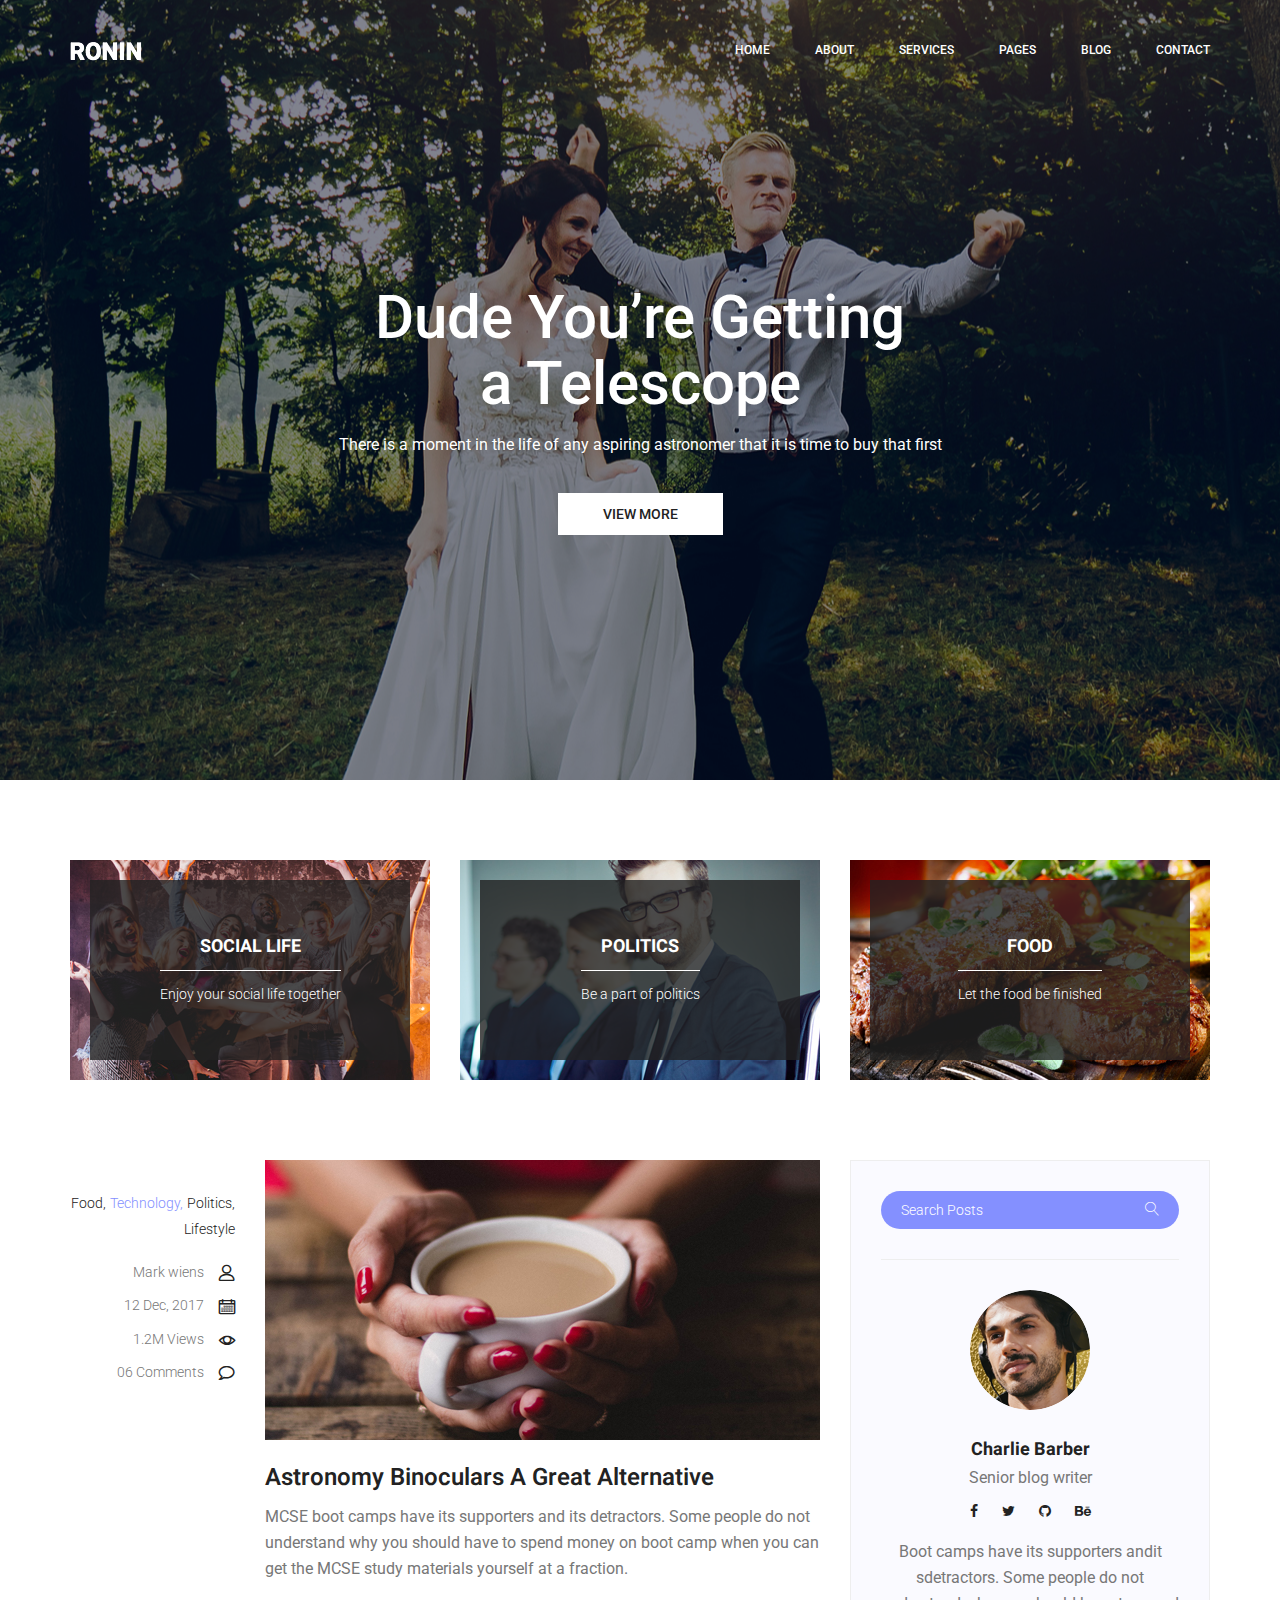
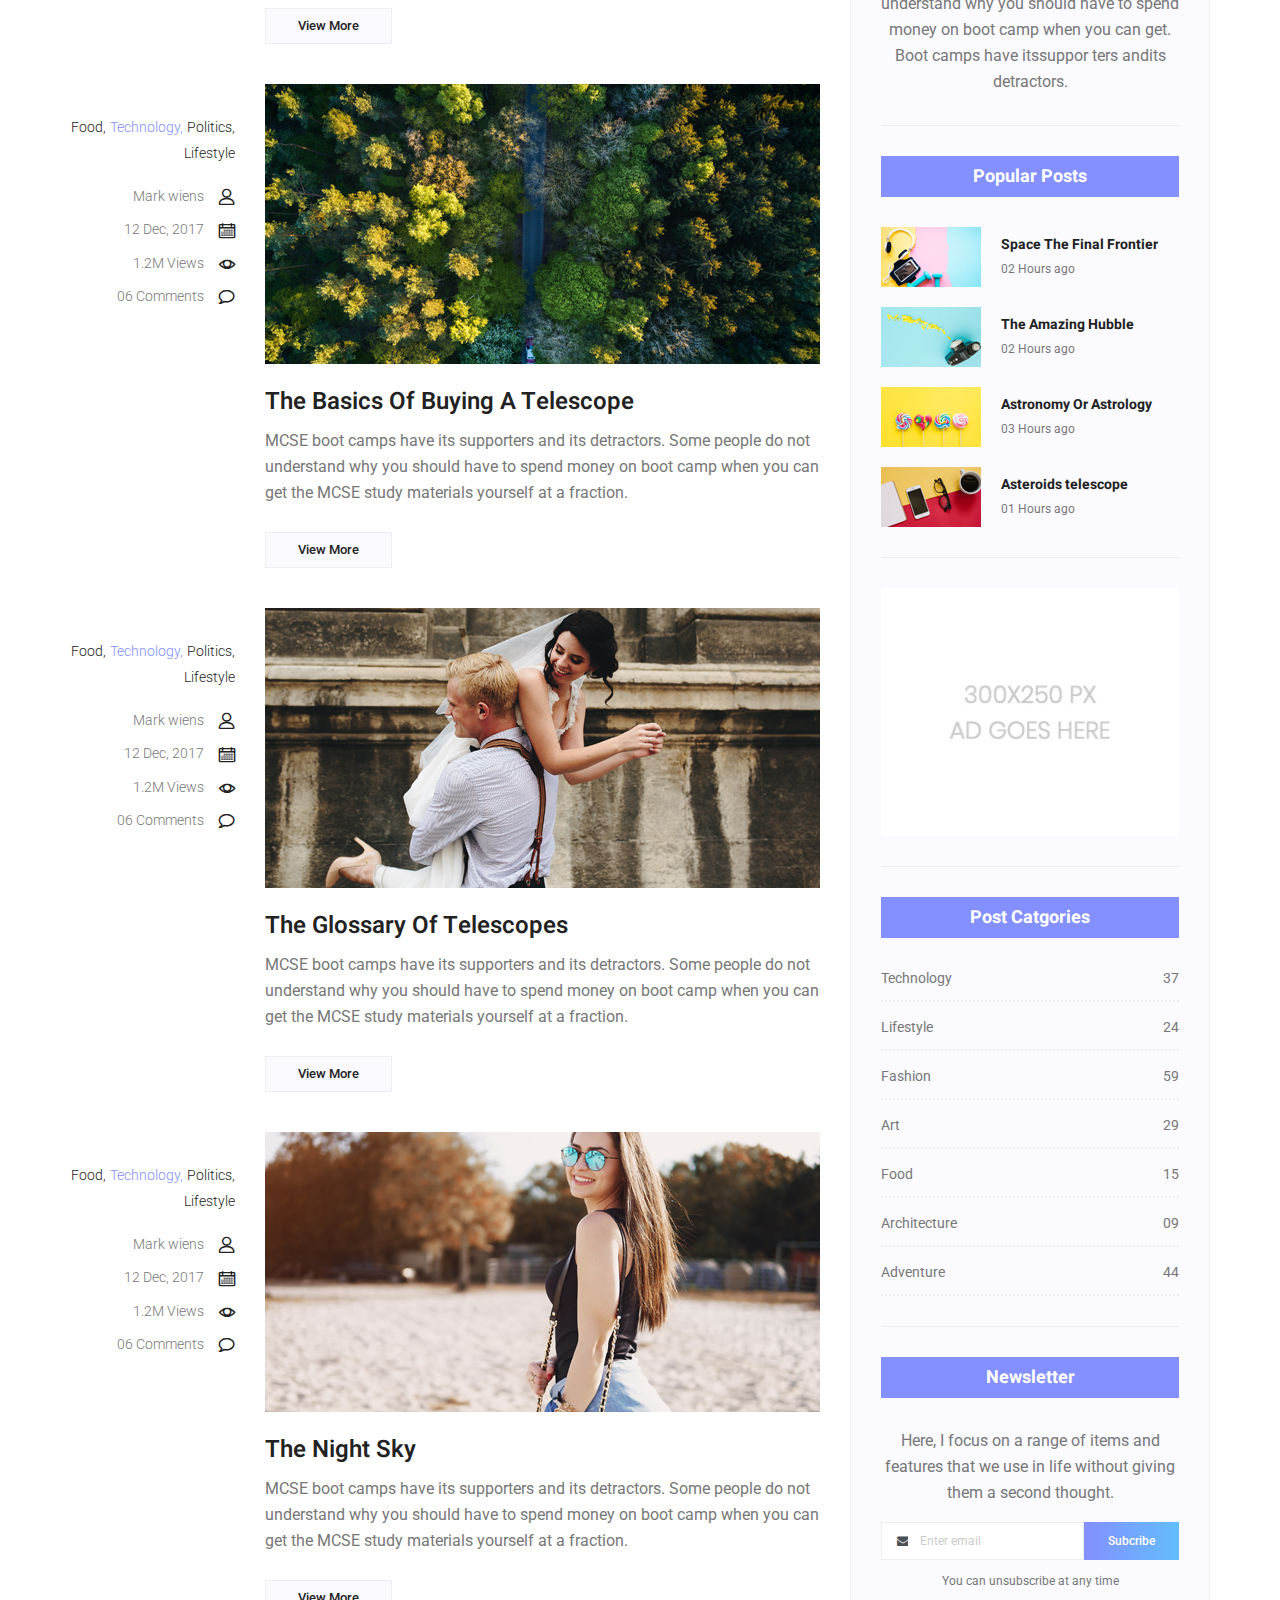
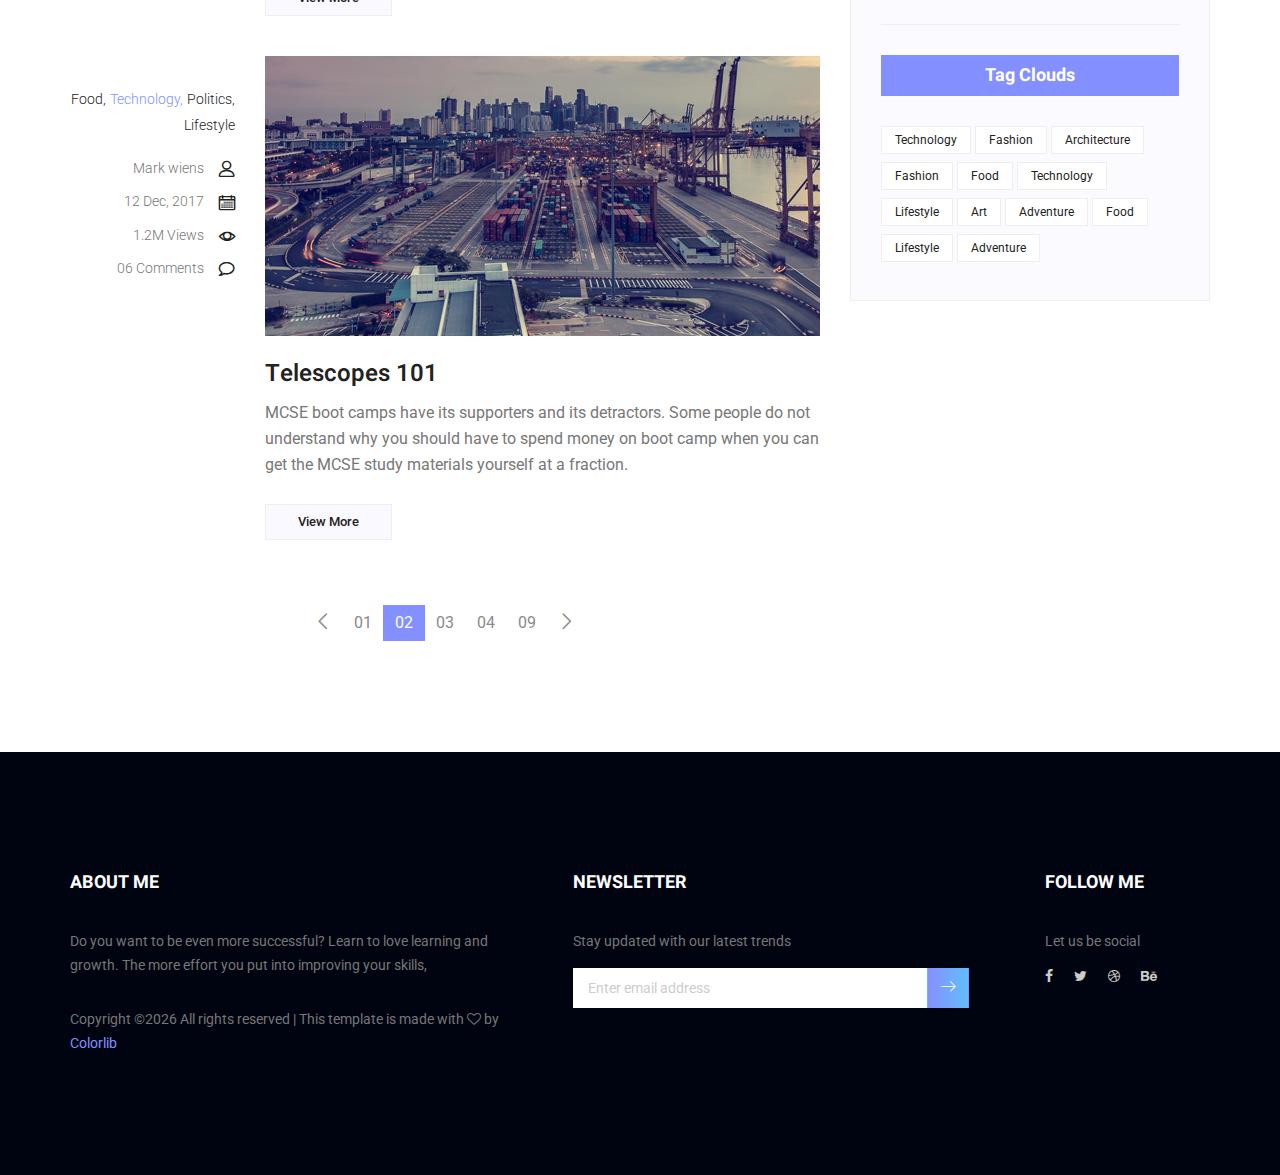
<file: blog.html>
<!doctype html>
<html lang="en">
    <head>
        <!-- Required meta tags -->
        <meta charset="utf-8">
        <meta name="viewport" content="width=device-width, initial-scale=1, shrink-to-fit=no">
        <link rel="icon" href="img/favicon.png" type="image/png">
        <title>Ronin Multi</title>
        <!-- Bootstrap CSS -->
        <link rel="stylesheet" href="css/bootstrap.css">
        <link rel="stylesheet" href="vendors/linericon/style.css">
        <link rel="stylesheet" href="css/font-awesome.min.css">
        <link rel="stylesheet" href="vendors/owl-carousel/owl.carousel.min.css">
        <link rel="stylesheet" href="vendors/lightbox/simpleLightbox.css">
        <link rel="stylesheet" href="vendors/nice-select/css/nice-select.css">
        <link rel="stylesheet" href="vendors/animate-css/animate.css">
        <!-- main css -->
        <link rel="stylesheet" href="css/style.css">
        <link rel="stylesheet" href="css/responsive.css">
    </head>
    <body>
        
        <!--================Header Menu Area =================-->
        <header class="header_area white_menu">
            <div class="main_menu" id="mainNav">
            	<nav class="navbar navbar-expand-lg navbar-light">
					<div class="container box_1620">
						<!-- Brand and toggle get grouped for better mobile display -->
						<a class="navbar-brand logo_h" href="index.html"><img src="img/logo.png" alt=""><img src="img/logo-2.png" alt=""></a>
						<button class="navbar-toggler" type="button" data-toggle="collapse" data-target="#navbarSupportedContent" aria-controls="navbarSupportedContent" aria-expanded="false" aria-label="Toggle navigation">
							<span class="icon-bar"></span>
							<span class="icon-bar"></span>
							<span class="icon-bar"></span>
						</button>
						<!-- Collect the nav links, forms, and other content for toggling -->
						<div class="collapse navbar-collapse offset" id="navbarSupportedContent">
							<ul class="nav navbar-nav menu_nav ml-auto">
								<li class="nav-item active"><a class="nav-link" href="index.html">Home</a></li> 
								<li class="nav-item"><a class="nav-link" href="about-us.html">About</a></li> 
								<li class="nav-item"><a class="nav-link" href="services.html">Services</a>
								<li class="nav-item submenu dropdown">
									<a href="#" class="nav-link dropdown-toggle" data-toggle="dropdown" role="button" aria-haspopup="true" aria-expanded="false">Pages</a>
									<ul class="dropdown-menu">
										<li class="nav-item"><a class="nav-link" href="portfolio.html">Portfolio</a></li>
										<li class="nav-item"><a class="nav-link" href="portfolio-details.html">Project Details</a></li>
										<li class="nav-item"><a class="nav-link" href="elements.html">Elements</a></li>
									</ul>
								</li> 
								<li class="nav-item submenu dropdown">
									<a href="#" class="nav-link dropdown-toggle" data-toggle="dropdown" role="button" aria-haspopup="true" aria-expanded="false">Blog</a>
									<ul class="dropdown-menu">
										<li class="nav-item"><a class="nav-link" href="blog.html">Blog</a></li>
										<li class="nav-item"><a class="nav-link" href="single-blog.html">Blog Details</a></li>
									</ul>
								</li> 
								<li class="nav-item"><a class="nav-link" href="contact.html">Contact</a></li>
							</ul>
						</div> 
					</div>
            	</nav>
            </div>
        </header>
        <!--================Header Menu Area =================-->
        
        <!--================Home Banner Area =================-->
        <section class="home_banner_area blog_banner">
            <div class="banner_inner d-flex align-items-center">
            	<div class="overlay bg-parallax" data-stellar-ratio="0.9" data-stellar-vertical-offset="0" data-background=""></div>
				<div class="container">
					<div class="blog_b_text text-center">
						<h2>Dude You’re Getting <br /> a Telescope</h2>
						<p>There is a moment in the life of any aspiring astronomer that it is time to buy that first</p>
						<a class="white_bg_btn" href="#">View More</a>
					</div>
				</div>
            </div>
        </section>
        <!--================End Home Banner Area =================-->
        
        <!--================Blog Categorie Area =================-->
        <section class="blog_categorie_area">
            <div class="container">
                <div class="row">
                    <div class="col-lg-4">
                        <div class="categories_post">
                            <img src="img/blog/cat-post/cat-post-3.jpg" alt="post">
                            <div class="categories_details">
                                <div class="categories_text">
                                    <a href="blog-details.html"><h5>Social Life</h5></a>
                                    <div class="border_line"></div>
                                    <p>Enjoy your social life together</p>
                                </div>
                            </div>
                        </div>
                    </div>
                    <div class="col-lg-4">
                        <div class="categories_post">
                            <img src="img/blog/cat-post/cat-post-2.jpg" alt="post">
                            <div class="categories_details">
                                <div class="categories_text">
                                    <a href="blog-details.html"><h5>Politics</h5></a>
                                    <div class="border_line"></div>
                                    <p>Be a part of politics</p>
                                </div>
                            </div>
                        </div>
                    </div>
                    <div class="col-lg-4">
                        <div class="categories_post">
                            <img src="img/blog/cat-post/cat-post-1.jpg" alt="post">
                            <div class="categories_details">
                                <div class="categories_text">
                                    <a href="blog-details.html"><h5>Food</h5></a>
                                    <div class="border_line"></div>
                                    <p>Let the food be finished</p>
                                </div>
                            </div>
                        </div>
                    </div>
                </div>
            </div>
        </section>
        <!--================Blog Categorie Area =================-->
        
        <!--================Blog Area =================-->
        <section class="blog_area">
            <div class="container">
                <div class="row">
                    <div class="col-lg-8">
                        <div class="blog_left_sidebar">
                            <article class="row blog_item">
                               <div class="col-md-3">
                                   <div class="blog_info text-right">
                                        <div class="post_tag">
                                            <a href="#">Food,</a>
                                            <a class="active" href="#">Technology,</a>
                                            <a href="#">Politics,</a>
                                            <a href="#">Lifestyle</a>
                                        </div>
                                        <ul class="blog_meta list">
                                            <li><a href="#">Mark wiens<i class="lnr lnr-user"></i></a></li>
                                            <li><a href="#">12 Dec, 2017<i class="lnr lnr-calendar-full"></i></a></li>
                                            <li><a href="#">1.2M Views<i class="lnr lnr-eye"></i></a></li>
                                            <li><a href="#">06 Comments<i class="lnr lnr-bubble"></i></a></li>
                                        </ul>
                                    </div>
                               </div>
                                <div class="col-md-9">
                                    <div class="blog_post">
                                        <img src="img/blog/main-blog/m-blog-1.jpg" alt="">
                                        <div class="blog_details">
                                            <a href="single-blog.html"><h2>Astronomy Binoculars A Great Alternative</h2></a>
                                            <p>MCSE boot camps have its supporters and its detractors. Some people do not understand why you should have to spend money on boot camp when you can get the MCSE study materials yourself at a fraction.</p>
                                            <a href="single-blog.html" class="blog_btn">View More</a>
                                        </div>
                                    </div>
                                </div>
                            </article>
                            <article class="row blog_item">
                               <div class="col-md-3">
                                   <div class="blog_info text-right">
                                        <div class="post_tag">
                                            <a href="#">Food,</a>
                                            <a class="active" href="#">Technology,</a>
                                            <a href="#">Politics,</a>
                                            <a href="#">Lifestyle</a>
                                        </div>
                                        <ul class="blog_meta list">
                                            <li><a href="#">Mark wiens<i class="lnr lnr-user"></i></a></li>
                                            <li><a href="#">12 Dec, 2017<i class="lnr lnr-calendar-full"></i></a></li>
                                            <li><a href="#">1.2M Views<i class="lnr lnr-eye"></i></a></li>
                                            <li><a href="#">06 Comments<i class="lnr lnr-bubble"></i></a></li>
                                        </ul>
                                    </div>
                               </div>
                                <div class="col-md-9">
                                    <div class="blog_post">
                                        <img src="img/blog/main-blog/m-blog-2.jpg" alt="">
                                        <div class="blog_details">
                                            <a href="single-blog.html"><h2>The Basics Of Buying A Telescope</h2></a>
                                            <p>MCSE boot camps have its supporters and its detractors. Some people do not understand why you should have to spend money on boot camp when you can get the MCSE study materials yourself at a fraction.</p>
                                            <a href="single-blog.html" class="blog_btn">View More</a>
                                        </div>
                                    </div>
                                </div>
                            </article>
                            <article class="row blog_item">
                               <div class="col-md-3">
                                   <div class="blog_info text-right">
                                        <div class="post_tag">
                                            <a href="#">Food,</a>
                                            <a class="active" href="#">Technology,</a>
                                            <a href="#">Politics,</a>
                                            <a href="#">Lifestyle</a>
                                        </div>
                                        <ul class="blog_meta list">
                                            <li><a href="#">Mark wiens<i class="lnr lnr-user"></i></a></li>
                                            <li><a href="#">12 Dec, 2017<i class="lnr lnr-calendar-full"></i></a></li>
                                            <li><a href="#">1.2M Views<i class="lnr lnr-eye"></i></a></li>
                                            <li><a href="#">06 Comments<i class="lnr lnr-bubble"></i></a></li>
                                        </ul>
                                    </div>
                               </div>
                                <div class="col-md-9">
                                    <div class="blog_post">
                                        <img src="img/blog/main-blog/m-blog-3.jpg" alt="">
                                        <div class="blog_details">
                                            <a href="single-blog.html"><h2>The Glossary Of Telescopes</h2></a>
                                            <p>MCSE boot camps have its supporters and its detractors. Some people do not understand why you should have to spend money on boot camp when you can get the MCSE study materials yourself at a fraction.</p>
                                            <a href="single-blog.html" class="blog_btn">View More</a>
                                        </div>
                                    </div>
                                </div>
                            </article>
                            <article class="row blog_item">
                               <div class="col-md-3">
                                   <div class="blog_info text-right">
                                        <div class="post_tag">
                                            <a href="#">Food,</a>
                                            <a class="active" href="#">Technology,</a>
                                            <a href="#">Politics,</a>
                                            <a href="#">Lifestyle</a>
                                        </div>
                                        <ul class="blog_meta list">
                                            <li><a href="#">Mark wiens<i class="lnr lnr-user"></i></a></li>
                                            <li><a href="#">12 Dec, 2017<i class="lnr lnr-calendar-full"></i></a></li>
                                            <li><a href="#">1.2M Views<i class="lnr lnr-eye"></i></a></li>
                                            <li><a href="#">06 Comments<i class="lnr lnr-bubble"></i></a></li>
                                        </ul>
                                    </div>
                               </div>
                                <div class="col-md-9">
                                    <div class="blog_post">
                                        <img src="img/blog/main-blog/m-blog-4.jpg" alt="">
                                        <div class="blog_details">
                                            <a href="single-blog.html"><h2>The Night Sky</h2></a>
                                            <p>MCSE boot camps have its supporters and its detractors. Some people do not understand why you should have to spend money on boot camp when you can get the MCSE study materials yourself at a fraction.</p>
                                            <a href="single-blog.html" class="blog_btn">View More</a>
                                        </div>
                                    </div>
                                </div>
                            </article>
                            <article class="row blog_item">
                               <div class="col-md-3">
                                   <div class="blog_info text-right">
                                        <div class="post_tag">
                                            <a href="#">Food,</a>
                                            <a class="active" href="#">Technology,</a>
                                            <a href="#">Politics,</a>
                                            <a href="#">Lifestyle</a>
                                        </div>
                                        <ul class="blog_meta list">
                                            <li><a href="#">Mark wiens<i class="lnr lnr-user"></i></a></li>
                                            <li><a href="#">12 Dec, 2017<i class="lnr lnr-calendar-full"></i></a></li>
                                            <li><a href="#">1.2M Views<i class="lnr lnr-eye"></i></a></li>
                                            <li><a href="#">06 Comments<i class="lnr lnr-bubble"></i></a></li>
                                        </ul>
                                    </div>
                               </div>
                                <div class="col-md-9">
                                    <div class="blog_post">
                                        <img src="img/blog/main-blog/m-blog-5.jpg" alt="">
                                        <div class="blog_details">
                                            <a href="single-blog.html"><h2>Telescopes 101</h2></a>
                                            <p>MCSE boot camps have its supporters and its detractors. Some people do not understand why you should have to spend money on boot camp when you can get the MCSE study materials yourself at a fraction.</p>
                                            <a href="single-blog.html" class="blog_btn">View More</a>
                                        </div>
                                    </div>
                                </div>
                            </article>
                            <nav class="blog-pagination justify-content-center d-flex">
		                        <ul class="pagination">
		                            <li class="page-item">
		                                <a href="#" class="page-link" aria-label="Previous">
		                                    <span aria-hidden="true">
		                                        <span class="lnr lnr-chevron-left"></span>
		                                    </span>
		                                </a>
		                            </li>
		                            <li class="page-item"><a href="#" class="page-link">01</a></li>
		                            <li class="page-item active"><a href="#" class="page-link">02</a></li>
		                            <li class="page-item"><a href="#" class="page-link">03</a></li>
		                            <li class="page-item"><a href="#" class="page-link">04</a></li>
		                            <li class="page-item"><a href="#" class="page-link">09</a></li>
		                            <li class="page-item">
		                                <a href="#" class="page-link" aria-label="Next">
		                                    <span aria-hidden="true">
		                                        <span class="lnr lnr-chevron-right"></span>
		                                    </span>
		                                </a>
		                            </li>
		                        </ul>
		                    </nav>
                        </div>
                    </div>
                    <div class="col-lg-4">
                        <div class="blog_right_sidebar">
                            <aside class="single_sidebar_widget search_widget">
                                <div class="input-group">
                                    <input type="text" class="form-control" placeholder="Search Posts">
                                    <span class="input-group-btn">
                                        <button class="btn btn-default" type="button"><i class="lnr lnr-magnifier"></i></button>
                                    </span>
                                </div><!-- /input-group -->
                                <div class="br"></div>
                            </aside>
                            <aside class="single_sidebar_widget author_widget">
                                <img class="author_img rounded-circle" src="img/blog/author.png" alt="">
                                <h4>Charlie Barber</h4>
                                <p>Senior blog writer</p>
                                <div class="social_icon">
                                    <a href="#"><i class="fa fa-facebook"></i></a>
                                    <a href="#"><i class="fa fa-twitter"></i></a>
                                    <a href="#"><i class="fa fa-github"></i></a>
                                    <a href="#"><i class="fa fa-behance"></i></a>
                                </div>
                                <p>Boot camps have its supporters andit sdetractors. Some people do not understand why you should have to spend money on boot camp when you can get. Boot camps have itssuppor ters andits detractors.</p>
                                <div class="br"></div>
                            </aside>
                            <aside class="single_sidebar_widget popular_post_widget">
                                <h3 class="widget_title">Popular Posts</h3>
                                <div class="media post_item">
                                    <img src="img/blog/popular-post/post1.jpg" alt="post">
                                    <div class="media-body">
                                        <a href="blog-details.html"><h3>Space The Final Frontier</h3></a>
                                        <p>02 Hours ago</p>
                                    </div>
                                </div>
                                <div class="media post_item">
                                    <img src="img/blog/popular-post/post2.jpg" alt="post">
                                    <div class="media-body">
                                        <a href="blog-details.html"><h3>The Amazing Hubble</h3></a>
                                        <p>02 Hours ago</p>
                                    </div>
                                </div>
                                <div class="media post_item">
                                    <img src="img/blog/popular-post/post3.jpg" alt="post">
                                    <div class="media-body">
                                        <a href="blog-details.html"><h3>Astronomy Or Astrology</h3></a>
                                        <p>03 Hours ago</p>
                                    </div>
                                </div>
                                <div class="media post_item">
                                    <img src="img/blog/popular-post/post4.jpg" alt="post">
                                    <div class="media-body">
                                        <a href="blog-details.html"><h3>Asteroids telescope</h3></a>
                                        <p>01 Hours ago</p>
                                    </div>
                                </div>
                                <div class="br"></div>
                            </aside>
                            <aside class="single_sidebar_widget ads_widget">
                                <a href="#"><img class="img-fluid" src="img/blog/add.jpg" alt=""></a>
                                <div class="br"></div>
                            </aside>
                            <aside class="single_sidebar_widget post_category_widget">
                                <h4 class="widget_title">Post Catgories</h4>
                                <ul class="list cat-list">
                                    <li>
                                        <a href="#" class="d-flex justify-content-between">
                                            <p>Technology</p>
                                            <p>37</p>
                                        </a>
                                    </li>
                                    <li>
                                        <a href="#" class="d-flex justify-content-between">
                                            <p>Lifestyle</p>
                                            <p>24</p>
                                        </a>
                                    </li>
                                    <li>
                                        <a href="#" class="d-flex justify-content-between">
                                            <p>Fashion</p>
                                            <p>59</p>
                                        </a>
                                    </li>
                                    <li>
                                        <a href="#" class="d-flex justify-content-between">
                                            <p>Art</p>
                                            <p>29</p>
                                        </a>
                                    </li>
                                    <li>
                                        <a href="#" class="d-flex justify-content-between">
                                            <p>Food</p>
                                            <p>15</p>
                                        </a>
                                    </li>
                                    <li>
                                        <a href="#" class="d-flex justify-content-between">
                                            <p>Architecture</p>
                                            <p>09</p>
                                        </a>
                                    </li>
                                    <li>
                                        <a href="#" class="d-flex justify-content-between">
                                            <p>Adventure</p>
                                            <p>44</p>
                                        </a>
                                    </li>															
                                </ul>
                                <div class="br"></div>
                            </aside>
                            <aside class="single-sidebar-widget newsletter_widget">
                                <h4 class="widget_title">Newsletter</h4>
                                <p>
                                Here, I focus on a range of items and features that we use in life without
                                giving them a second thought.
                                </p>
                                <div class="form-group d-flex flex-row">
                                    <div class="input-group">
                                        <div class="input-group-prepend">
                                            <div class="input-group-text"><i class="fa fa-envelope" aria-hidden="true"></i></div>
                                        </div>
                                        <input type="text" class="form-control" id="inlineFormInputGroup" placeholder="Enter email" onfocus="this.placeholder = ''" onblur="this.placeholder = 'Enter email'">
                                    </div>
                                    <a href="#" class="bbtns">Subcribe</a>
                                </div>	
                                <p class="text-bottom">You can unsubscribe at any time</p>	
                                <div class="br"></div>							
                            </aside>
                            <aside class="single-sidebar-widget tag_cloud_widget">
                                <h4 class="widget_title">Tag Clouds</h4>
                                <ul class="list">
                                    <li><a href="#">Technology</a></li>
                                    <li><a href="#">Fashion</a></li>
                                    <li><a href="#">Architecture</a></li>
                                    <li><a href="#">Fashion</a></li>
                                    <li><a href="#">Food</a></li>
                                    <li><a href="#">Technology</a></li>
                                    <li><a href="#">Lifestyle</a></li>
                                    <li><a href="#">Art</a></li>
                                    <li><a href="#">Adventure</a></li>
                                    <li><a href="#">Food</a></li>
                                    <li><a href="#">Lifestyle</a></li>
                                    <li><a href="#">Adventure</a></li>
                                </ul>
                            </aside>
                        </div>
                    </div>
                </div>
            </div>
        </section>
        <!--================Blog Area =================-->
        
        <!--================Footer Area =================-->
        <footer class="footer_area p_120">
        	<div class="container">
        		<div class="row footer_inner">
        			<div class="col-lg-5 col-sm-6">
        				<aside class="f_widget ab_widget">
        					<div class="f_title">
        						<h3>About Me</h3>
        					</div>
        					<p>Do you want to be even more successful? Learn to love learning and growth. The more effort you put into improving your skills,</p>
        					<p><!-- Link back to Colorlib can't be removed. Template is licensed under CC BY 3.0. -->
Copyright &copy;<script>document.write(new Date().getFullYear());</script> All rights reserved | This template is made with <i class="fa fa-heart-o" aria-hidden="true"></i> by <a href="https://colorlib.com" target="_blank">Colorlib</a>
<!-- Link back to Colorlib can't be removed. Template is licensed under CC BY 3.0. -->
</p>
        				</aside>
        			</div>
        			<div class="col-lg-5 col-sm-6">
        				<aside class="f_widget news_widget">
        					<div class="f_title">
        						<h3>Newsletter</h3>
        					</div>
        					<p>Stay updated with our latest trends</p>
        					<div id="mc_embed_signup">
                                <form target="_blank" action="https://spondonit.us12.list-manage.com/subscribe/post?u=1462626880ade1ac87bd9c93a&amp;id=92a4423d01" method="get" class="subscribe_form relative">
                                	<div class="input-group d-flex flex-row">
                                        <input name="EMAIL" placeholder="Enter email address" onfocus="this.placeholder = ''" onblur="this.placeholder = 'Email Address '" required="" type="email">
                                        <button class="btn sub-btn"><span class="lnr lnr-arrow-right"></span></button>		
                                    </div>				
                                    <div class="mt-10 info"></div>
                                </form>
                            </div>
        				</aside>
        			</div>
        			<div class="col-lg-2">
        				<aside class="f_widget social_widget">
        					<div class="f_title">
        						<h3>Follow Me</h3>
        					</div>
        					<p>Let us be social</p>
        					<ul class="list">
        						<li><a href="#"><i class="fa fa-facebook"></i></a></li>
        						<li><a href="#"><i class="fa fa-twitter"></i></a></li>
        						<li><a href="#"><i class="fa fa-dribbble"></i></a></li>
        						<li><a href="#"><i class="fa fa-behance"></i></a></li>
        					</ul>
        				</aside>
        			</div>
        		</div>
        	</div>
        </footer>
        <!--================End Footer Area =================-->
        
        
        
        
        <!-- Optional JavaScript -->
        <!-- jQuery first, then Popper.js, then Bootstrap JS -->
        <script src="js/jquery-3.2.1.min.js"></script>
        <script src="js/popper.js"></script>
        <script src="js/bootstrap.min.js"></script>
        <script src="js/stellar.js"></script>
        <script src="vendors/lightbox/simpleLightbox.min.js"></script>
        <script src="vendors/nice-select/js/jquery.nice-select.min.js"></script>
        <script src="vendors/isotope/imagesloaded.pkgd.min.js"></script>
        <script src="vendors/isotope/isotope-min.js"></script>
        <script src="vendors/owl-carousel/owl.carousel.min.js"></script>
        <script src="js/jquery.ajaxchimp.min.js"></script>
        <script src="js/mail-script.js"></script>
        <script src="vendors/counter-up/jquery.waypoints.min.js"></script>
        <script src="vendors/counter-up/jquery.counterup.min.js"></script>
        <script src="js/theme.js"></script>
    </body>
</html>
</file>
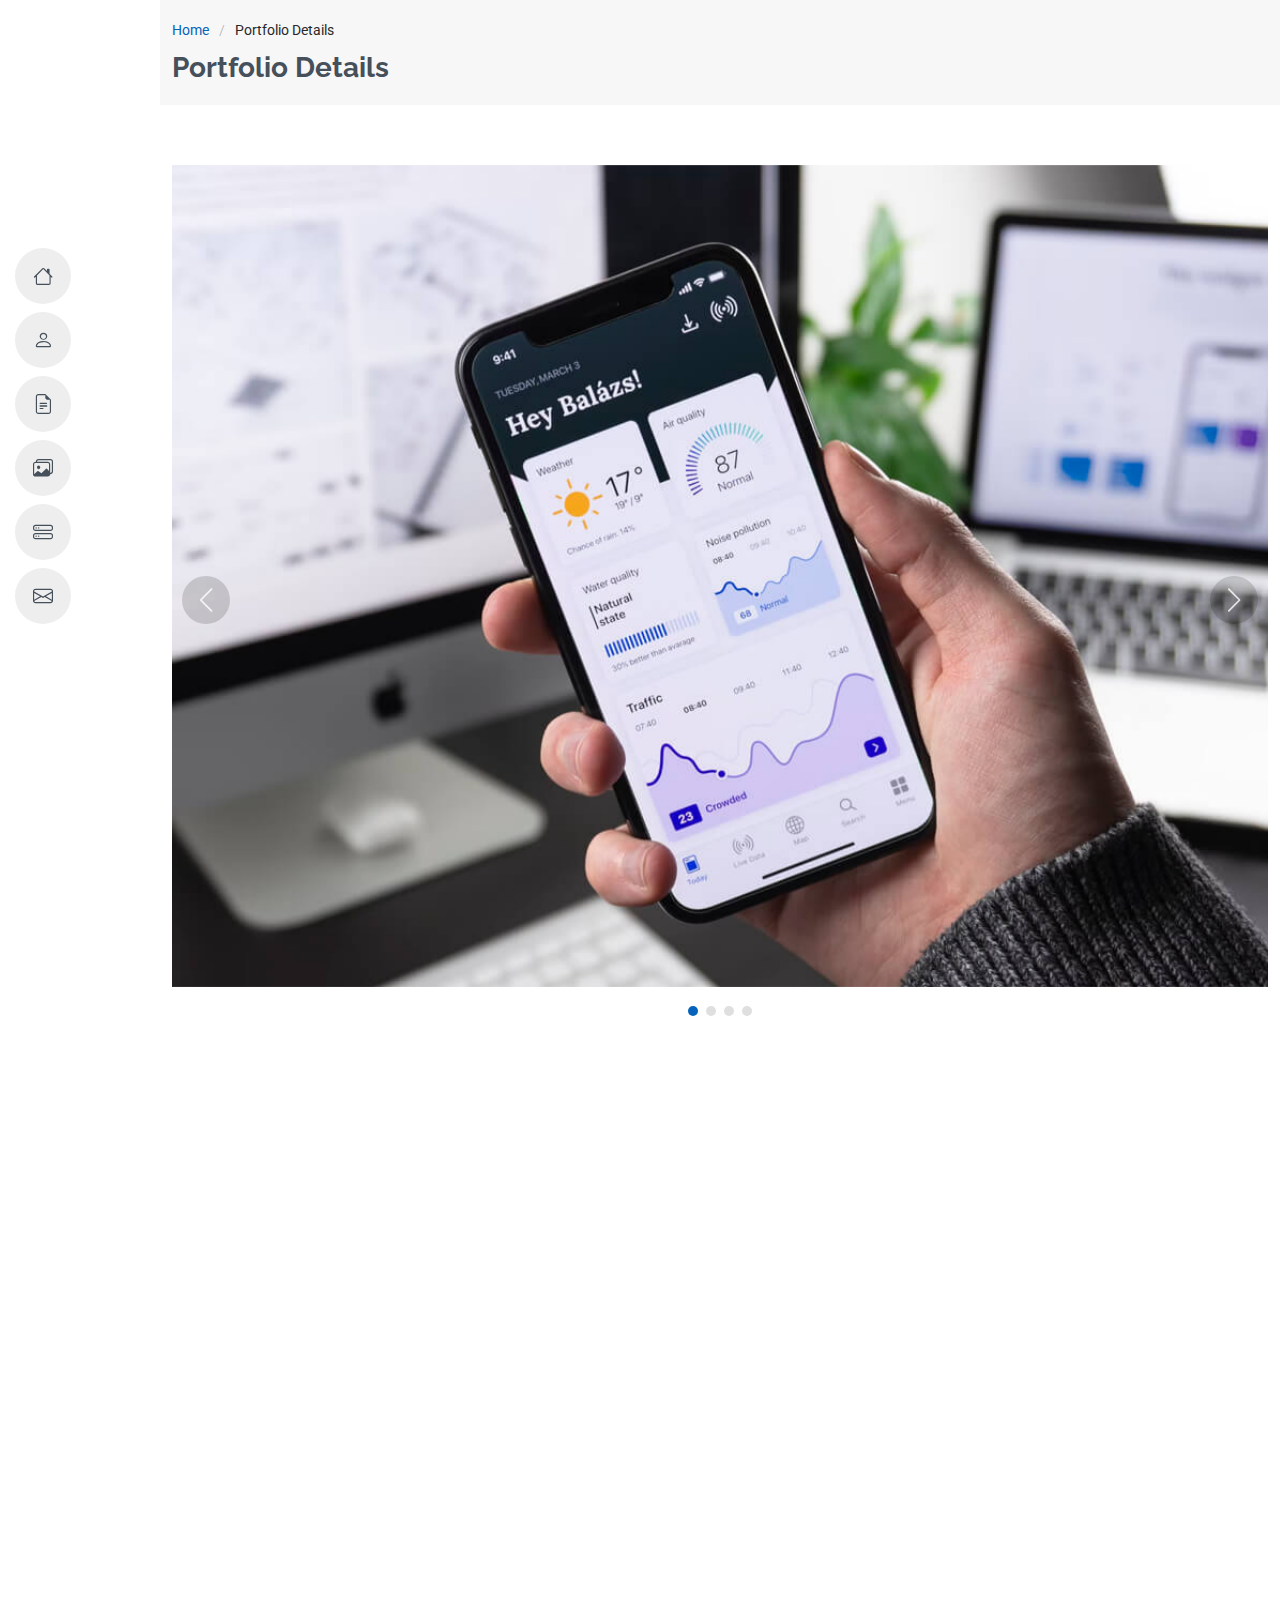
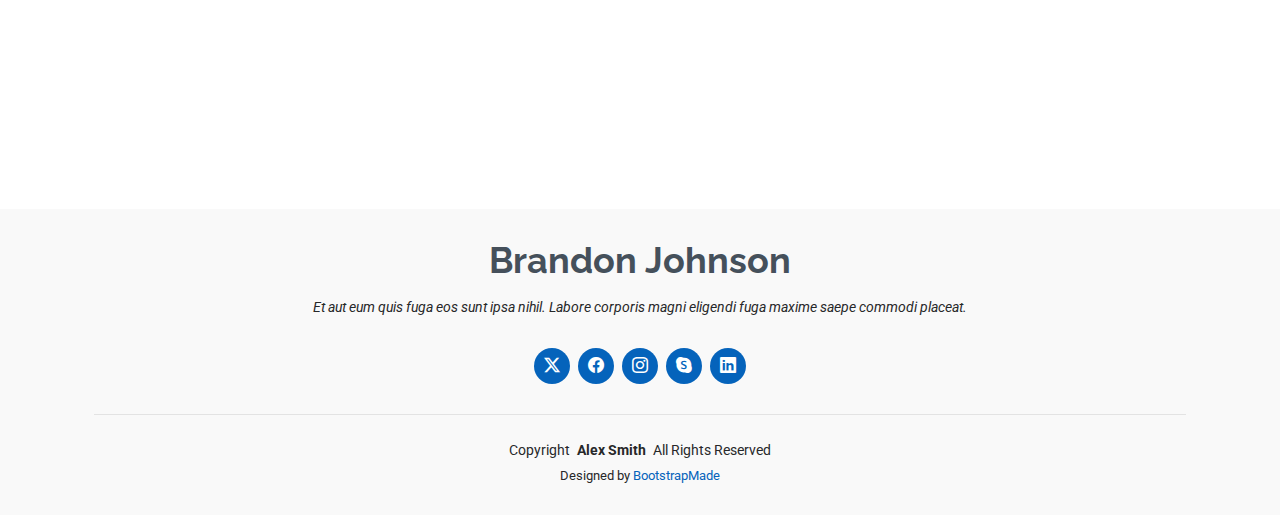
<file: portfolio-details.html>
<!DOCTYPE html>
<html lang="en">

<head>
  <meta charset="utf-8">
  <meta content="width=device-width, initial-scale=1.0" name="viewport">
  <title>Portfolio Details - MyResume Bootstrap Template</title>
  <meta content="" name="description">
  <meta content="" name="keywords">

  <!-- Favicons -->
  <link href="assets/img/favicon.png" rel="icon">
  <link href="assets/img/apple-touch-icon.png" rel="apple-touch-icon">

  <!-- Fonts -->
  <link href="https://fonts.googleapis.com" rel="preconnect">
  <link href="https://fonts.gstatic.com" rel="preconnect" crossorigin>
  <link href="https://fonts.googleapis.com/css2?family=Roboto:ital,wght@0,100;0,300;0,400;0,500;0,700;0,900;1,100;1,300;1,400;1,500;1,700;1,900&family=Poppins:ital,wght@0,100;0,200;0,300;0,400;0,500;0,600;0,700;0,800;0,900;1,100;1,200;1,300;1,400;1,500;1,600;1,700;1,800;1,900&family=Raleway:ital,wght@0,100;0,200;0,300;0,400;0,500;0,600;0,700;0,800;0,900;1,100;1,200;1,300;1,400;1,500;1,600;1,700;1,800;1,900&display=swap" rel="stylesheet">

  <!-- Vendor CSS Files -->
  <link href="assets/vendor/bootstrap/css/bootstrap.min.css" rel="stylesheet">
  <link href="assets/vendor/bootstrap-icons/bootstrap-icons.css" rel="stylesheet">
  <link href="assets/vendor/aos/aos.css" rel="stylesheet">
  <link href="assets/vendor/glightbox/css/glightbox.min.css" rel="stylesheet">
  <link href="assets/vendor/swiper/swiper-bundle.min.css" rel="stylesheet">

  <!-- Main CSS File -->
  <link href="assets/css/main.css" rel="stylesheet">

  <!-- =======================================================
  * Template Name: MyResume
  * Template URL: https://bootstrapmade.com/free-html-bootstrap-template-my-resume/
  * Updated: Jun 29 2024 with Bootstrap v5.3.3
  * Author: BootstrapMade.com
  * License: https://bootstrapmade.com/license/
  ======================================================== -->
</head>

<body class="portfolio-details-page">

  <header id="header" class="header d-flex flex-column justify-content-center">

    <i class="header-toggle d-xl-none bi bi-list"></i>

    <nav id="navmenu" class="navmenu">
      <ul>
        <li><a href="#hero"><i class="bi bi-house navicon"></i><span>Home</span></a></li>
        <li><a href="#about"><i class="bi bi-person navicon"></i><span>About</span></a></li>
        <li><a href="#resume"><i class="bi bi-file-earmark-text navicon"></i><span>Resume</span></a></li>
        <li><a href="#portfolio"><i class="bi bi-images navicon"></i><span>Portfolio</span></a></li>
        <li><a href="#services"><i class="bi bi-hdd-stack navicon"></i><span>Services</span></a></li>
        <li><a href="#contact"><i class="bi bi-envelope navicon"></i><span>Contact</span></a></li>
      </ul>
    </nav>

  </header>

  <main class="main">

    <!-- Page Title -->
    <div class="page-title" data-aos="fade">
      <div class="container">
        <nav class="breadcrumbs">
          <ol>
            <li><a href="index.html">Home</a></li>
            <li class="current">Portfolio Details</li>
          </ol>
        </nav>
        <h1>Portfolio Details</h1>
      </div>
    </div><!-- End Page Title -->

    <!-- Portfolio Details Section -->
    <section id="portfolio-details" class="portfolio-details section">

      <div class="container" data-aos="fade-up">

        <div class="portfolio-details-slider swiper init-swiper">
          <script type="application/json" class="swiper-config">
            {
              "loop": true,
              "speed": 600,
              "autoplay": {
                "delay": 5000
              },
              "slidesPerView": "auto",
              "navigation": {
                "nextEl": ".swiper-button-next",
                "prevEl": ".swiper-button-prev"
              },
              "pagination": {
                "el": ".swiper-pagination",
                "type": "bullets",
                "clickable": true
              }
            }
          </script>
          <div class="swiper-wrapper align-items-center">

            <div class="swiper-slide">
              <img src="assets/img/portfolio/app-1.jpg" alt="">
            </div>

            <div class="swiper-slide">
              <img src="assets/img/portfolio/product-1.jpg" alt="">
            </div>

            <div class="swiper-slide">
              <img src="assets/img/portfolio/branding-1.jpg" alt="">
            </div>

            <div class="swiper-slide">
              <img src="assets/img/portfolio/books-1.jpg" alt="">
            </div>

          </div>
          <div class="swiper-button-prev"></div>
          <div class="swiper-button-next"></div>
          <div class="swiper-pagination"></div>
        </div>

        <div class="row justify-content-between gy-4 mt-4">

          <div class="col-lg-8" data-aos="fade-up">
            <div class="portfolio-description">
              <h2>This is an example of portfolio details</h2>
              <p>
                Autem ipsum nam porro corporis rerum. Quis eos dolorem eos itaque inventore commodi labore quia quia. Exercitationem repudiandae officiis neque suscipit non officia eaque itaque enim. Voluptatem officia accusantium nesciunt est omnis tempora consectetur dignissimos. Sequi nulla at esse enim cum deserunt eius.
              </p>
              <p>
                Amet consequatur qui dolore veniam voluptatem voluptatem sit. Non aspernatur atque natus ut cum nam et. Praesentium error dolores rerum minus sequi quia veritatis eum. Eos et doloribus doloremque nesciunt molestiae laboriosam.
              </p>

              <div class="testimonial-item">
                <p>
                  <i class="bi bi-quote quote-icon-left"></i>
                  <span>Export tempor illum tamen malis malis eram quae irure esse labore quem cillum quid cillum eram malis quorum velit fore eram velit sunt aliqua noster fugiat irure amet legam anim culpa.</span>
                  <i class="bi bi-quote quote-icon-right"></i>
                </p>
                <div>
                  <img src="assets/img/testimonials/testimonials-2.jpg" class="testimonial-img" alt="">
                  <h3>Sara Wilsson</h3>
                  <h4>Designer</h4>
                </div>
              </div>

              <p>
                Impedit ipsum quae et aliquid doloribus et voluptatem quasi. Perspiciatis occaecati earum et magnam animi. Quibusdam non qui ea vitae suscipit vitae sunt. Repudiandae incidunt cumque minus deserunt assumenda tempore. Delectus voluptas necessitatibus est.
              </p>

              <p>
                Sunt voluptatum sapiente facilis quo odio aut ipsum repellat debitis. Molestiae et autem libero. Explicabo et quod necessitatibus similique quis dolor eum. Numquam eaque praesentium rem et qui nesciunt.
              </p>

            </div>
          </div>

          <div class="col-lg-3" data-aos="fade-up" data-aos-delay="100">
            <div class="portfolio-info">
              <h3>Project information</h3>
              <ul>
                <li><strong>Category</strong> Web design</li>
                <li><strong>Client</strong> ASU Company</li>
                <li><strong>Project date</strong> 01 March, 2020</li>
                <li><strong>Project URL</strong> <a href="#">www.example.com</a></li>
                <li><a href="#" class="btn-visit align-self-start">Visit Website</a></li>
              </ul>
            </div>
          </div>

        </div>

      </div>

    </section><!-- /Portfolio Details Section -->

  </main>

  <footer id="footer" class="footer position-relative light-background">
    <div class="container">
      <h3 class="sitename">Brandon Johnson</h3>
      <p>Et aut eum quis fuga eos sunt ipsa nihil. Labore corporis magni eligendi fuga maxime saepe commodi placeat.</p>
      <div class="social-links d-flex justify-content-center">
        <a href=""><i class="bi bi-twitter-x"></i></a>
        <a href=""><i class="bi bi-facebook"></i></a>
        <a href=""><i class="bi bi-instagram"></i></a>
        <a href=""><i class="bi bi-skype"></i></a>
        <a href=""><i class="bi bi-linkedin"></i></a>
      </div>
      <div class="container">
        <div class="copyright">
          <span>Copyright</span> <strong class="px-1 sitename">Alex Smith</strong> <span>All Rights Reserved</span>
        </div>
        <div class="credits">
          <!-- All the links in the footer should remain intact. -->
          <!-- You can delete the links only if you've purchased the pro version. -->
          <!-- Licensing information: https://bootstrapmade.com/license/ -->
          <!-- Purchase the pro version with working PHP/AJAX contact form: [buy-url] -->
          Designed by <a href="https://bootstrapmade.com/">BootstrapMade</a>
        </div>
      </div>
    </div>
  </footer>

  <!-- Scroll Top -->
  <a href="#" id="scroll-top" class="scroll-top d-flex align-items-center justify-content-center"><i class="bi bi-arrow-up-short"></i></a>

  <!-- Preloader -->
  <div id="preloader"></div>

  <!-- Vendor JS Files -->
  <script src="assets/vendor/bootstrap/js/bootstrap.bundle.min.js"></script>
  <script src="assets/vendor/php-email-form/validate.js"></script>
  <script src="assets/vendor/aos/aos.js"></script>
  <script src="assets/vendor/typed.js/typed.umd.js"></script>
  <script src="assets/vendor/purecounter/purecounter_vanilla.js"></script>
  <script src="assets/vendor/waypoints/noframework.waypoints.js"></script>
  <script src="assets/vendor/glightbox/js/glightbox.min.js"></script>
  <script src="assets/vendor/imagesloaded/imagesloaded.pkgd.min.js"></script>
  <script src="assets/vendor/isotope-layout/isotope.pkgd.min.js"></script>
  <script src="assets/vendor/swiper/swiper-bundle.min.js"></script>

  <!-- Main JS File -->
  <script src="assets/js/main.js"></script>

</body>

</html>
</file>
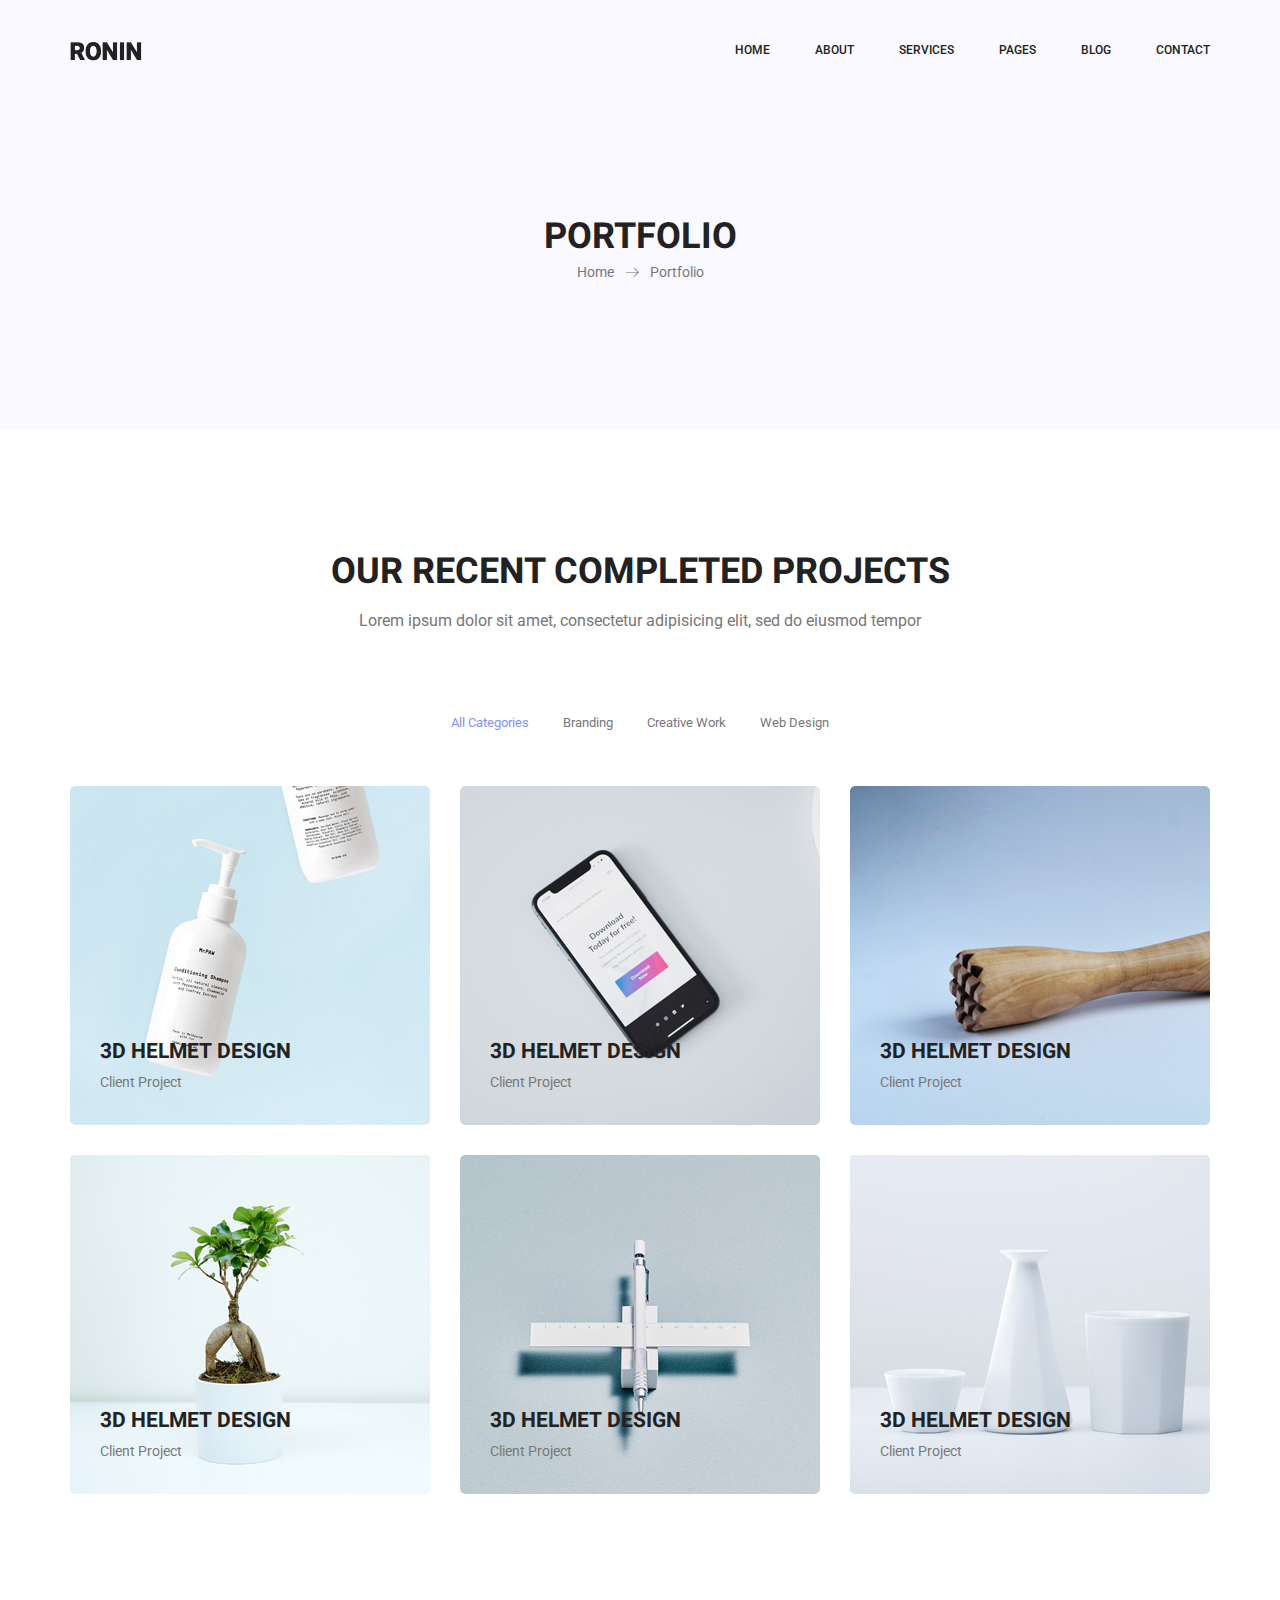
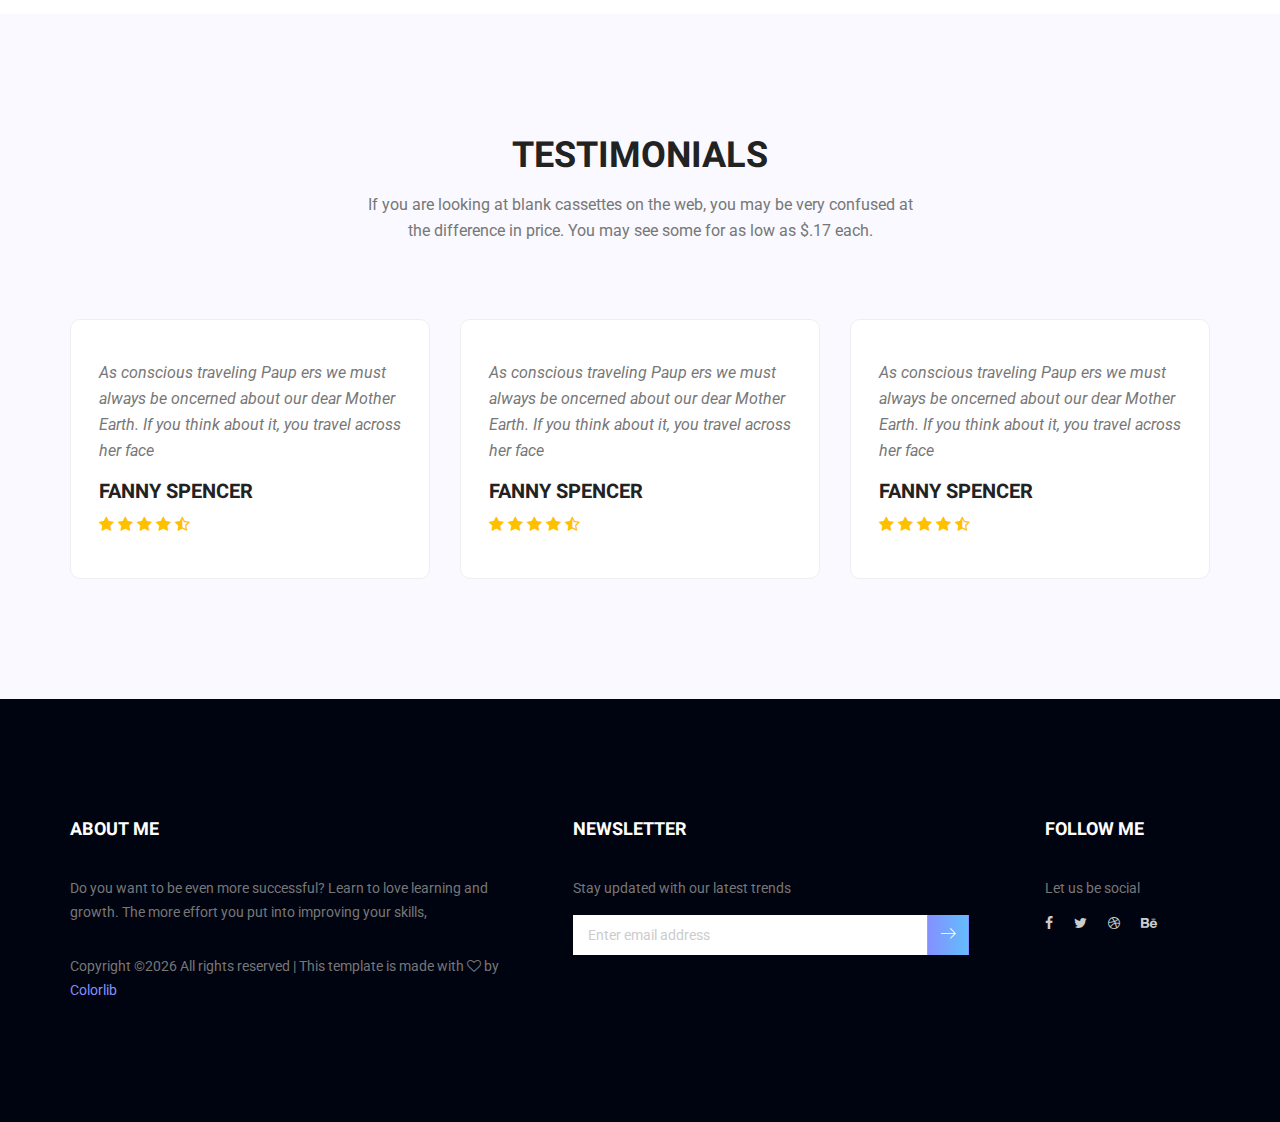
<file: portfolio.html>
<!doctype html>
<html lang="en">
    <head>
        <!-- Required meta tags -->
        <meta charset="utf-8">
        <meta name="viewport" content="width=device-width, initial-scale=1, shrink-to-fit=no">
        <link rel="icon" href="img/favicon.png" type="image/png">
        <title>Ronin Multi</title>
        <!-- Bootstrap CSS -->
        <link rel="stylesheet" href="css/bootstrap.css">
        <link rel="stylesheet" href="vendors/linericon/style.css">
        <link rel="stylesheet" href="css/font-awesome.min.css">
        <link rel="stylesheet" href="vendors/owl-carousel/owl.carousel.min.css">
        <link rel="stylesheet" href="vendors/lightbox/simpleLightbox.css">
        <link rel="stylesheet" href="vendors/nice-select/css/nice-select.css">
        <link rel="stylesheet" href="vendors/animate-css/animate.css">
        <link rel="stylesheet" href="vendors/flaticon/flaticon.css">
        <!-- main css -->
        <link rel="stylesheet" href="css/style.css">
        <link rel="stylesheet" href="css/responsive.css">
    </head>
    <body>
        
        <!--================Header Menu Area =================-->
        <header class="header_area">
            <div class="main_menu" id="mainNav">
            	<nav class="navbar navbar-expand-lg navbar-light">
					<div class="container box_1620">
						<!-- Brand and toggle get grouped for better mobile display -->
						<a class="navbar-brand logo_h" href="index.html"><img src="img/logo.png" alt=""></a>
						<button class="navbar-toggler" type="button" data-toggle="collapse" data-target="#navbarSupportedContent" aria-controls="navbarSupportedContent" aria-expanded="false" aria-label="Toggle navigation">
							<span class="icon-bar"></span>
							<span class="icon-bar"></span>
							<span class="icon-bar"></span>
						</button>
						<!-- Collect the nav links, forms, and other content for toggling -->
						<div class="collapse navbar-collapse offset" id="navbarSupportedContent">
							<ul class="nav navbar-nav menu_nav ml-auto">
								<li class="nav-item active"><a class="nav-link" href="index.html">Home</a></li> 
								<li class="nav-item"><a class="nav-link" href="about-us.html">About</a></li> 
								<li class="nav-item"><a class="nav-link" href="services.html">Services</a>
								<li class="nav-item submenu dropdown">
									<a href="#" class="nav-link dropdown-toggle" data-toggle="dropdown" role="button" aria-haspopup="true" aria-expanded="false">Pages</a>
									<ul class="dropdown-menu">
										<li class="nav-item"><a class="nav-link" href="portfolio.html">Portfolio</a></li>
										<li class="nav-item"><a class="nav-link" href="portfolio-details.html">Project Details</a></li>
										<li class="nav-item"><a class="nav-link" href="elements.html">Elements</a></li>
									</ul>
								</li> 
								<li class="nav-item submenu dropdown">
									<a href="#" class="nav-link dropdown-toggle" data-toggle="dropdown" role="button" aria-haspopup="true" aria-expanded="false">Blog</a>
									<ul class="dropdown-menu">
										<li class="nav-item"><a class="nav-link" href="blog.html">Blog</a></li>
										<li class="nav-item"><a class="nav-link" href="single-blog.html">Blog Details</a></li>
									</ul>
								</li> 
								<li class="nav-item"><a class="nav-link" href="contact.html">Contact</a></li>
							</ul>
						</div> 
					</div>
            	</nav>
            </div>
        </header>
        <!--================Header Menu Area =================-->
        
        <!--================Home Banner Area =================-->
        <section class="banner_area">
            <div class="banner_inner d-flex align-items-center">
            	<div class="overlay bg-parallax" data-stellar-ratio="0.9" data-stellar-vertical-offset="0" data-background=""></div>
				<div class="container">
					<div class="banner_content text-center">
						<h2>Portfolio</h2>
						<div class="page_link">
							<a href="index.html">Home</a>
							<a href="portfolio.html">Portfolio</a>
						</div>
						
					</div>
				</div>
            </div>
        </section>
        <!--================End Home Banner Area =================-->
        
        <!--================Projects Area =================-->
        <section class="projects_area p_120">
        	<div class="container">
        		<div class="main_title">
					<h2>Our Recent Completed Projects</h2>
					<p>Lorem ipsum dolor sit amet, consectetur adipisicing elit, sed do eiusmod tempor</p>
				</div>
        		<div class="projects_fillter">
					<ul class="filter list">
						<li class="active" data-filter="*"><a href="#">All Categories</a></li>
						<li data-filter=".brand"><a href="#">Branding</a></li>
						<li data-filter=".work"><a href="#">Creative Work </a></li>
						<li data-filter=".web"><a href="#">Web Design</a></li>
					</ul>
				</div>
				<div class="projects_inner row">
					<div class="col-lg-4 col-sm-6 brand web">
						<div class="projects_item">
							<img class="img-fluid" src="img/projects/projects-1.jpg" alt="">
							<div class="projects_text">
								<a href="portfolio-details.html"><h4>3D Helmet Design</h4></a>
								<p>Client Project</p>
							</div>
						</div>
					</div>
					<div class="col-lg-4 col-sm-6 brand work">
						<div class="projects_item">
							<img class="img-fluid" src="img/projects/projects-2.jpg" alt="">
							<div class="projects_text">
								<a href="portfolio-details.html"><h4>3D Helmet Design</h4></a>
								<p>Client Project</p>
							</div>
						</div>
					</div>
					<div class="col-lg-4 col-sm-6 work">
						<div class="projects_item">
							<img class="img-fluid" src="img/projects/projects-3.jpg" alt="">
							<div class="projects_text">
								<a href="portfolio-details.html"><h4>3D Helmet Design</h4></a>
								<p>Client Project</p>
							</div>
						</div>
					</div>
					<div class="col-lg-4 col-sm-6 brand web">
						<div class="projects_item">
							<img class="img-fluid" src="img/projects/projects-4.jpg" alt="">
							<div class="projects_text">
								<a href="portfolio-details.html"><h4>3D Helmet Design</h4></a>
								<p>Client Project</p>
							</div>
						</div>
					</div>
					<div class="col-lg-4 col-sm-6 brand work">
						<div class="projects_item">
							<img class="img-fluid" src="img/projects/projects-5.jpg" alt="">
							<div class="projects_text">
								<a href="portfolio-details.html"><h4>3D Helmet Design</h4></a>
								<p>Client Project</p>
							</div>
						</div>
					</div>
					<div class="col-lg-4 col-sm-6 brand work web">
						<div class="projects_item">
							<img class="img-fluid" src="img/projects/projects-6.jpg" alt="">
							<div class="projects_text">
								<a href="portfolio-details.html"><h4>3D Helmet Design</h4></a>
								<p>Client Project</p>
							</div>
						</div>
					</div>
				</div>
        	</div>
        </section>
        <!--================End Projects Area =================-->
        
        <!--================Testimonials Area =================-->
        <section class="testimonials_area p_120">
        	<div class="container">
        		<div class="main_title">
        			<h2>Testimonials</h2>
        			<p>If you are looking at blank cassettes on the web, you may be very confused at the difference in price. You may see some for as low as $.17 each.</p>
        		</div>
        		<div class="testi_inner">
					<div class="testi_slider owl-carousel">
						<div class="item">
							<div class="testi_item">
								<p>As conscious traveling Paup ers we must always be oncerned about our dear Mother Earth. If you think about it, you travel across her face</p>
								<h4>Fanny Spencer</h4>
								<a href="#"><i class="fa fa-star"></i></a>
								<a href="#"><i class="fa fa-star"></i></a>
								<a href="#"><i class="fa fa-star"></i></a>
								<a href="#"><i class="fa fa-star"></i></a>
								<a href="#"><i class="fa fa-star-half-o"></i></a>
							</div>
						</div>
						<div class="item">
							<div class="testi_item">
								<p>As conscious traveling Paup ers we must always be oncerned about our dear Mother Earth. If you think about it, you travel across her face</p>
								<h4>Fanny Spencer</h4>
								<a href="#"><i class="fa fa-star"></i></a>
								<a href="#"><i class="fa fa-star"></i></a>
								<a href="#"><i class="fa fa-star"></i></a>
								<a href="#"><i class="fa fa-star"></i></a>
								<a href="#"><i class="fa fa-star-half-o"></i></a>
							</div>
						</div>
						<div class="item">
							<div class="testi_item">
								<p>As conscious traveling Paup ers we must always be oncerned about our dear Mother Earth. If you think about it, you travel across her face</p>
								<h4>Fanny Spencer</h4>
								<a href="#"><i class="fa fa-star"></i></a>
								<a href="#"><i class="fa fa-star"></i></a>
								<a href="#"><i class="fa fa-star"></i></a>
								<a href="#"><i class="fa fa-star"></i></a>
								<a href="#"><i class="fa fa-star-half-o"></i></a>
							</div>
						</div>
					</div>
        		</div>
        	</div>
        </section>
        <!--================End Testimonials Area =================-->
        
        <!--================Footer Area =================-->
        <footer class="footer_area p_120">
        	<div class="container">
        		<div class="row footer_inner">
        			<div class="col-lg-5 col-sm-6">
        				<aside class="f_widget ab_widget">
        					<div class="f_title">
        						<h3>About Me</h3>
        					</div>
        					<p>Do you want to be even more successful? Learn to love learning and growth. The more effort you put into improving your skills,</p>
        					<p><!-- Link back to Colorlib can't be removed. Template is licensed under CC BY 3.0. -->
Copyright &copy;<script>document.write(new Date().getFullYear());</script> All rights reserved | This template is made with <i class="fa fa-heart-o" aria-hidden="true"></i> by <a href="https://colorlib.com" target="_blank">Colorlib</a>
<!-- Link back to Colorlib can't be removed. Template is licensed under CC BY 3.0. -->
</p>
        				</aside>
        			</div>
        			<div class="col-lg-5 col-sm-6">
        				<aside class="f_widget news_widget">
        					<div class="f_title">
        						<h3>Newsletter</h3>
        					</div>
        					<p>Stay updated with our latest trends</p>
        					<div id="mc_embed_signup">
                                <form target="_blank" action="https://spondonit.us12.list-manage.com/subscribe/post?u=1462626880ade1ac87bd9c93a&amp;id=92a4423d01" method="get" class="subscribe_form relative">
                                	<div class="input-group d-flex flex-row">
                                        <input name="EMAIL" placeholder="Enter email address" onfocus="this.placeholder = ''" onblur="this.placeholder = 'Email Address '" required="" type="email">
                                        <button class="btn sub-btn"><span class="lnr lnr-arrow-right"></span></button>		
                                    </div>				
                                    <div class="mt-10 info"></div>
                                </form>
                            </div>
        				</aside>
        			</div>
        			<div class="col-lg-2">
        				<aside class="f_widget social_widget">
        					<div class="f_title">
        						<h3>Follow Me</h3>
        					</div>
        					<p>Let us be social</p>
        					<ul class="list">
        						<li><a href="#"><i class="fa fa-facebook"></i></a></li>
        						<li><a href="#"><i class="fa fa-twitter"></i></a></li>
        						<li><a href="#"><i class="fa fa-dribbble"></i></a></li>
        						<li><a href="#"><i class="fa fa-behance"></i></a></li>
        					</ul>
        				</aside>
        			</div>
        		</div>
        	</div>
        </footer>
        <!--================End Footer Area =================-->
        
        
        
        
        <!-- Optional JavaScript -->
        <!-- jQuery first, then Popper.js, then Bootstrap JS -->
        <script src="js/jquery-3.2.1.min.js"></script>
        <script src="js/popper.js"></script>
        <script src="js/bootstrap.min.js"></script>
        <script src="js/stellar.js"></script>
        <script src="vendors/lightbox/simpleLightbox.min.js"></script>
        <script src="vendors/nice-select/js/jquery.nice-select.min.js"></script>
        <script src="vendors/isotope/imagesloaded.pkgd.min.js"></script>
        <script src="vendors/isotope/isotope-min.js"></script>
        <script src="vendors/owl-carousel/owl.carousel.min.js"></script>
        <script src="js/jquery.ajaxchimp.min.js"></script>
        <script src="js/mail-script.js"></script>
        <script src="vendors/counter-up/jquery.waypoints.min.js"></script>
        <script src="vendors/counter-up/jquery.counterup.min.js"></script>
        <script src="js/theme.js"></script>
    </body>
</html>
</file>
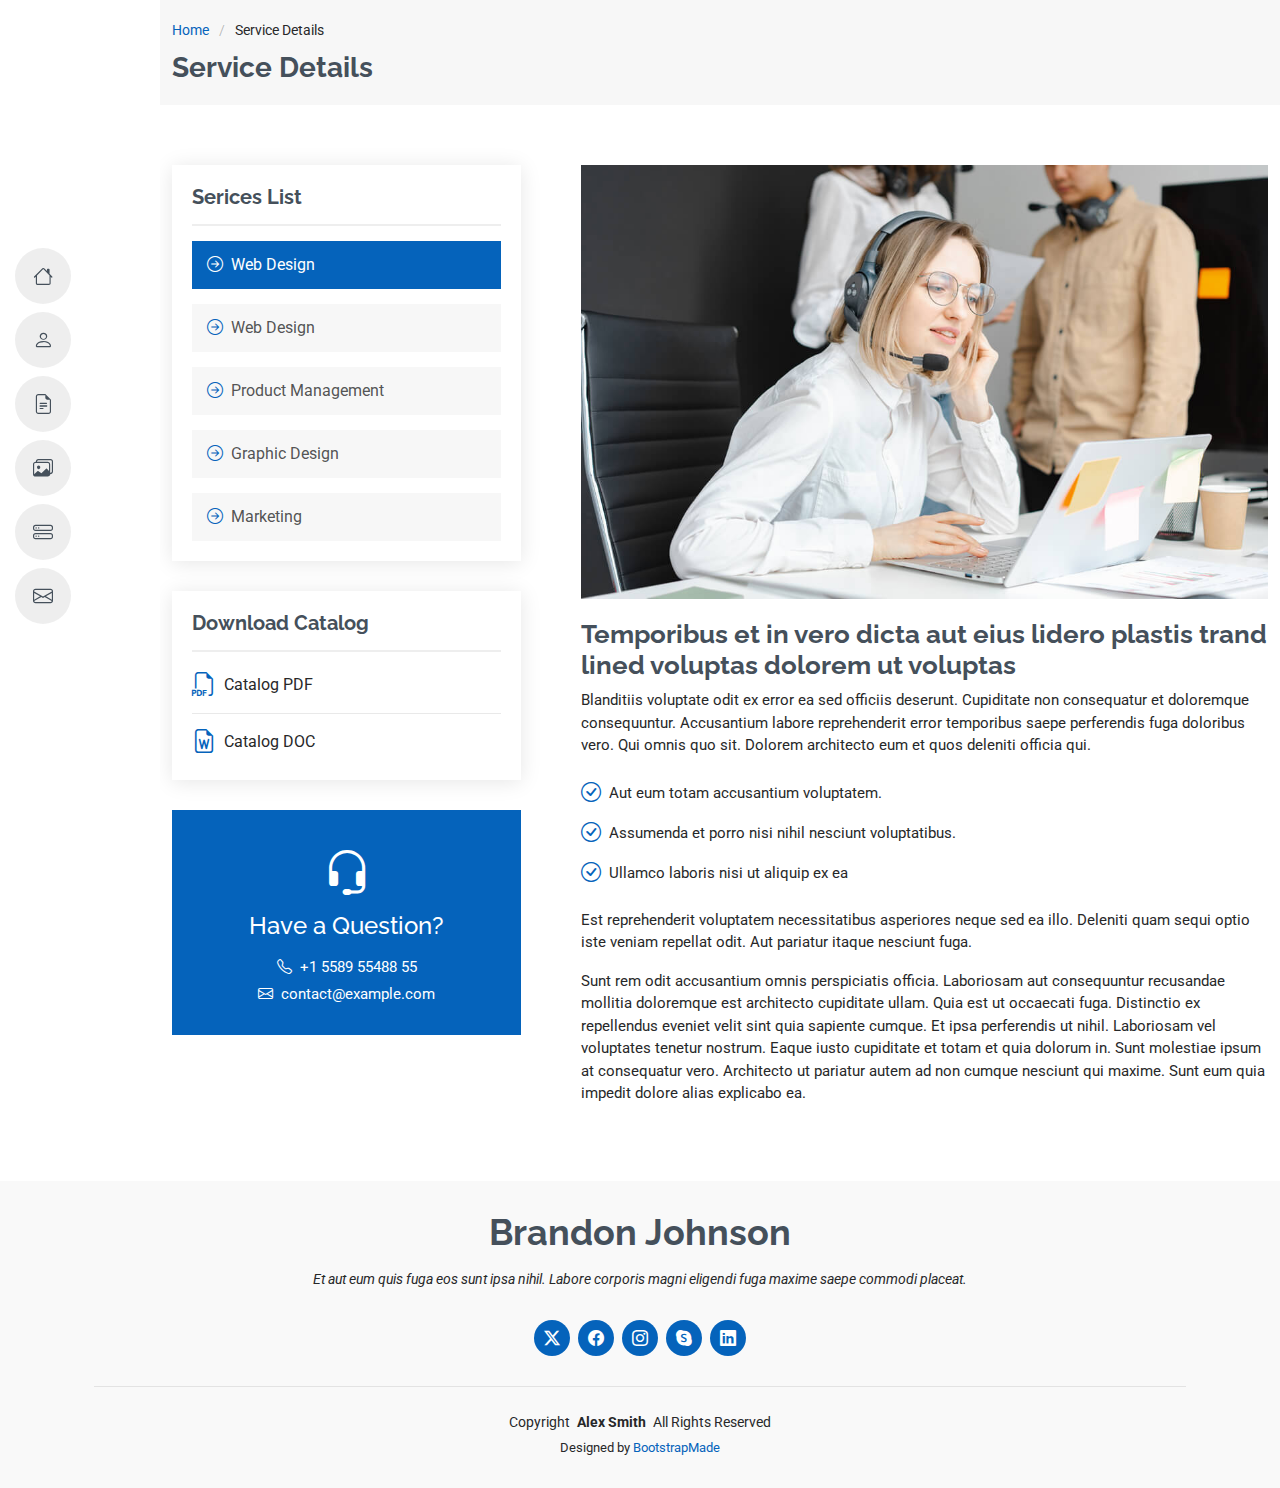
<file: service-details.html>
<!DOCTYPE html>
<html lang="en">

<head>
  <meta charset="utf-8">
  <meta content="width=device-width, initial-scale=1.0" name="viewport">
  <title>Service Details - MyResume Bootstrap Template</title>
  <meta content="" name="description">
  <meta content="" name="keywords">

  <!-- Favicons -->
  <link href="assets/img/favicon.png" rel="icon">
  <link href="assets/img/apple-touch-icon.png" rel="apple-touch-icon">

  <!-- Fonts -->
  <link href="https://fonts.googleapis.com" rel="preconnect">
  <link href="https://fonts.gstatic.com" rel="preconnect" crossorigin>
  <link href="https://fonts.googleapis.com/css2?family=Roboto:ital,wght@0,100;0,300;0,400;0,500;0,700;0,900;1,100;1,300;1,400;1,500;1,700;1,900&family=Poppins:ital,wght@0,100;0,200;0,300;0,400;0,500;0,600;0,700;0,800;0,900;1,100;1,200;1,300;1,400;1,500;1,600;1,700;1,800;1,900&family=Raleway:ital,wght@0,100;0,200;0,300;0,400;0,500;0,600;0,700;0,800;0,900;1,100;1,200;1,300;1,400;1,500;1,600;1,700;1,800;1,900&display=swap" rel="stylesheet">

  <!-- Vendor CSS Files -->
  <link href="assets/vendor/bootstrap/css/bootstrap.min.css" rel="stylesheet">
  <link href="assets/vendor/bootstrap-icons/bootstrap-icons.css" rel="stylesheet">
  <link href="assets/vendor/aos/aos.css" rel="stylesheet">
  <link href="assets/vendor/glightbox/css/glightbox.min.css" rel="stylesheet">
  <link href="assets/vendor/swiper/swiper-bundle.min.css" rel="stylesheet">

  <!-- Main CSS File -->
  <link href="assets/css/main.css" rel="stylesheet">

  <!-- =======================================================
  * Template Name: MyResume
  * Template URL: https://bootstrapmade.com/free-html-bootstrap-template-my-resume/
  * Updated: Jun 29 2024 with Bootstrap v5.3.3
  * Author: BootstrapMade.com
  * License: https://bootstrapmade.com/license/
  ======================================================== -->
</head>

<body class="service-details-page">

  <header id="header" class="header d-flex flex-column justify-content-center">

    <i class="header-toggle d-xl-none bi bi-list"></i>

    <nav id="navmenu" class="navmenu">
      <ul>
        <li><a href="#hero"><i class="bi bi-house navicon"></i><span>Home</span></a></li>
        <li><a href="#about"><i class="bi bi-person navicon"></i><span>About</span></a></li>
        <li><a href="#resume"><i class="bi bi-file-earmark-text navicon"></i><span>Resume</span></a></li>
        <li><a href="#portfolio"><i class="bi bi-images navicon"></i><span>Portfolio</span></a></li>
        <li><a href="#services"><i class="bi bi-hdd-stack navicon"></i><span>Services</span></a></li>
        <li><a href="#contact"><i class="bi bi-envelope navicon"></i><span>Contact</span></a></li>
      </ul>
    </nav>

  </header>

  <main class="main">

    <!-- Page Title -->
    <div class="page-title" data-aos="fade">
      <div class="container">
        <nav class="breadcrumbs">
          <ol>
            <li><a href="index.html">Home</a></li>
            <li class="current">Service Details</li>
          </ol>
        </nav>
        <h1>Service Details</h1>
      </div>
    </div><!-- End Page Title -->

    <!-- Service Details Section -->
    <section id="service-details" class="service-details section">

      <div class="container">

        <div class="row gy-5">

          <div class="col-lg-4" data-aos="fade-up" data-aos-delay="100">

            <div class="service-box">
              <h4>Serices List</h4>
              <div class="services-list">
                <a href="#" class="active"><i class="bi bi-arrow-right-circle"></i><span>Web Design</span></a>
                <a href="#"><i class="bi bi-arrow-right-circle"></i><span>Web Design</span></a>
                <a href="#"><i class="bi bi-arrow-right-circle"></i><span>Product Management</span></a>
                <a href="#"><i class="bi bi-arrow-right-circle"></i><span>Graphic Design</span></a>
                <a href="#"><i class="bi bi-arrow-right-circle"></i><span>Marketing</span></a>
              </div>
            </div><!-- End Services List -->

            <div class="service-box">
              <h4>Download Catalog</h4>
              <div class="download-catalog">
                <a href="#"><i class="bi bi-filetype-pdf"></i><span>Catalog PDF</span></a>
                <a href="#"><i class="bi bi-file-earmark-word"></i><span>Catalog DOC</span></a>
              </div>
            </div><!-- End Services List -->

            <div class="help-box d-flex flex-column justify-content-center align-items-center">
              <i class="bi bi-headset help-icon"></i>
              <h4>Have a Question?</h4>
              <p class="d-flex align-items-center mt-2 mb-0"><i class="bi bi-telephone me-2"></i> <span>+1 5589 55488 55</span></p>
              <p class="d-flex align-items-center mt-1 mb-0"><i class="bi bi-envelope me-2"></i> <a href="mailto:contact@example.com">contact@example.com</a></p>
            </div>

          </div>

          <div class="col-lg-8 ps-lg-5" data-aos="fade-up" data-aos-delay="200">
            <img src="assets/img/services.jpg" alt="" class="img-fluid services-img">
            <h3>Temporibus et in vero dicta aut eius lidero plastis trand lined voluptas dolorem ut voluptas</h3>
            <p>
              Blanditiis voluptate odit ex error ea sed officiis deserunt. Cupiditate non consequatur et doloremque consequuntur. Accusantium labore reprehenderit error temporibus saepe perferendis fuga doloribus vero. Qui omnis quo sit. Dolorem architecto eum et quos deleniti officia qui.
            </p>
            <ul>
              <li><i class="bi bi-check-circle"></i> <span>Aut eum totam accusantium voluptatem.</span></li>
              <li><i class="bi bi-check-circle"></i> <span>Assumenda et porro nisi nihil nesciunt voluptatibus.</span></li>
              <li><i class="bi bi-check-circle"></i> <span>Ullamco laboris nisi ut aliquip ex ea</span></li>
            </ul>
            <p>
              Est reprehenderit voluptatem necessitatibus asperiores neque sed ea illo. Deleniti quam sequi optio iste veniam repellat odit. Aut pariatur itaque nesciunt fuga.
            </p>
            <p>
              Sunt rem odit accusantium omnis perspiciatis officia. Laboriosam aut consequuntur recusandae mollitia doloremque est architecto cupiditate ullam. Quia est ut occaecati fuga. Distinctio ex repellendus eveniet velit sint quia sapiente cumque. Et ipsa perferendis ut nihil. Laboriosam vel voluptates tenetur nostrum. Eaque iusto cupiditate et totam et quia dolorum in. Sunt molestiae ipsum at consequatur vero. Architecto ut pariatur autem ad non cumque nesciunt qui maxime. Sunt eum quia impedit dolore alias explicabo ea.
            </p>
          </div>

        </div>

      </div>

    </section><!-- /Service Details Section -->

  </main>

  <footer id="footer" class="footer position-relative light-background">
    <div class="container">
      <h3 class="sitename">Brandon Johnson</h3>
      <p>Et aut eum quis fuga eos sunt ipsa nihil. Labore corporis magni eligendi fuga maxime saepe commodi placeat.</p>
      <div class="social-links d-flex justify-content-center">
        <a href=""><i class="bi bi-twitter-x"></i></a>
        <a href=""><i class="bi bi-facebook"></i></a>
        <a href=""><i class="bi bi-instagram"></i></a>
        <a href=""><i class="bi bi-skype"></i></a>
        <a href=""><i class="bi bi-linkedin"></i></a>
      </div>
      <div class="container">
        <div class="copyright">
          <span>Copyright</span> <strong class="px-1 sitename">Alex Smith</strong> <span>All Rights Reserved</span>
        </div>
        <div class="credits">
          <!-- All the links in the footer should remain intact. -->
          <!-- You can delete the links only if you've purchased the pro version. -->
          <!-- Licensing information: https://bootstrapmade.com/license/ -->
          <!-- Purchase the pro version with working PHP/AJAX contact form: [buy-url] -->
          Designed by <a href="https://bootstrapmade.com/">BootstrapMade</a>
        </div>
      </div>
    </div>
  </footer>

  <!-- Scroll Top -->
  <a href="#" id="scroll-top" class="scroll-top d-flex align-items-center justify-content-center"><i class="bi bi-arrow-up-short"></i></a>

  <!-- Preloader -->
  <div id="preloader"></div>

  <!-- Vendor JS Files -->
  <script src="assets/vendor/bootstrap/js/bootstrap.bundle.min.js"></script>
  <script src="assets/vendor/php-email-form/validate.js"></script>
  <script src="assets/vendor/aos/aos.js"></script>
  <script src="assets/vendor/typed.js/typed.umd.js"></script>
  <script src="assets/vendor/purecounter/purecounter_vanilla.js"></script>
  <script src="assets/vendor/waypoints/noframework.waypoints.js"></script>
  <script src="assets/vendor/glightbox/js/glightbox.min.js"></script>
  <script src="assets/vendor/imagesloaded/imagesloaded.pkgd.min.js"></script>
  <script src="assets/vendor/isotope-layout/isotope.pkgd.min.js"></script>
  <script src="assets/vendor/swiper/swiper-bundle.min.js"></script>

  <!-- Main JS File -->
  <script src="assets/js/main.js"></script>

</body>

</html>
</file>
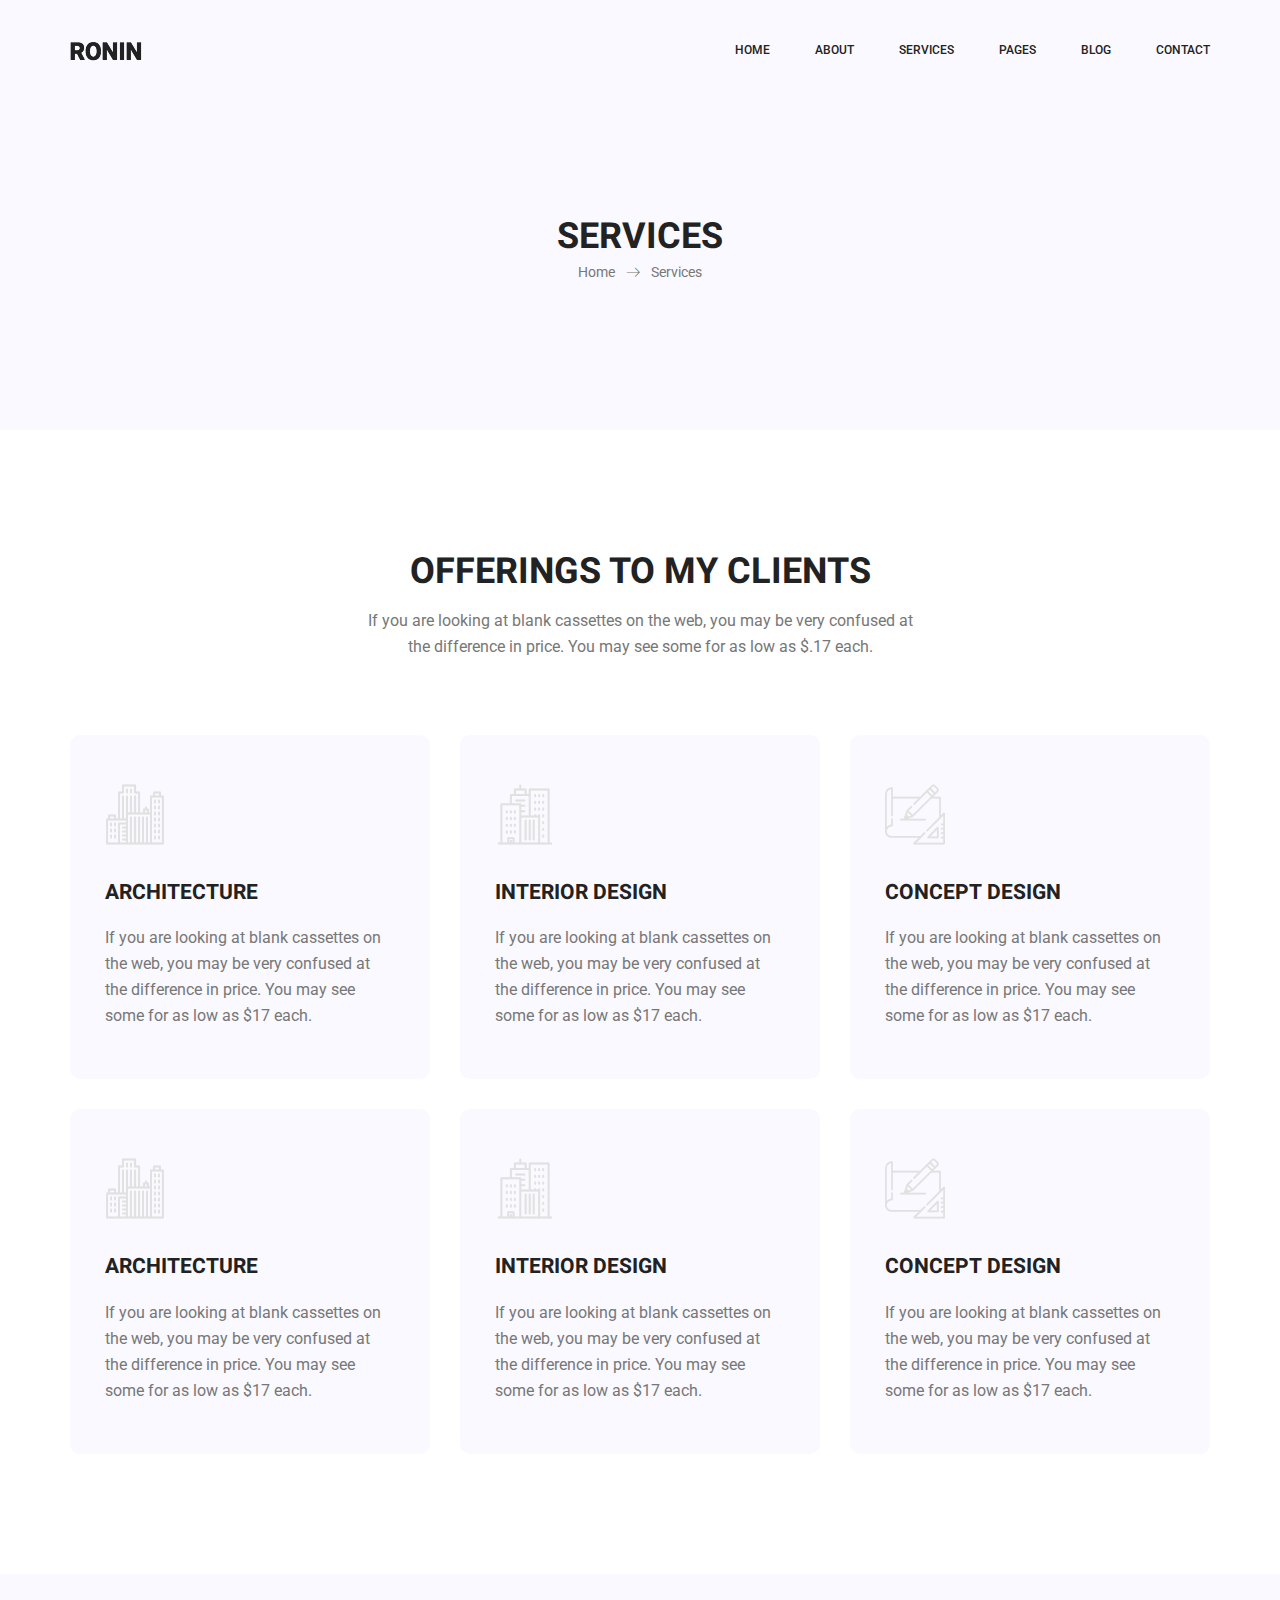
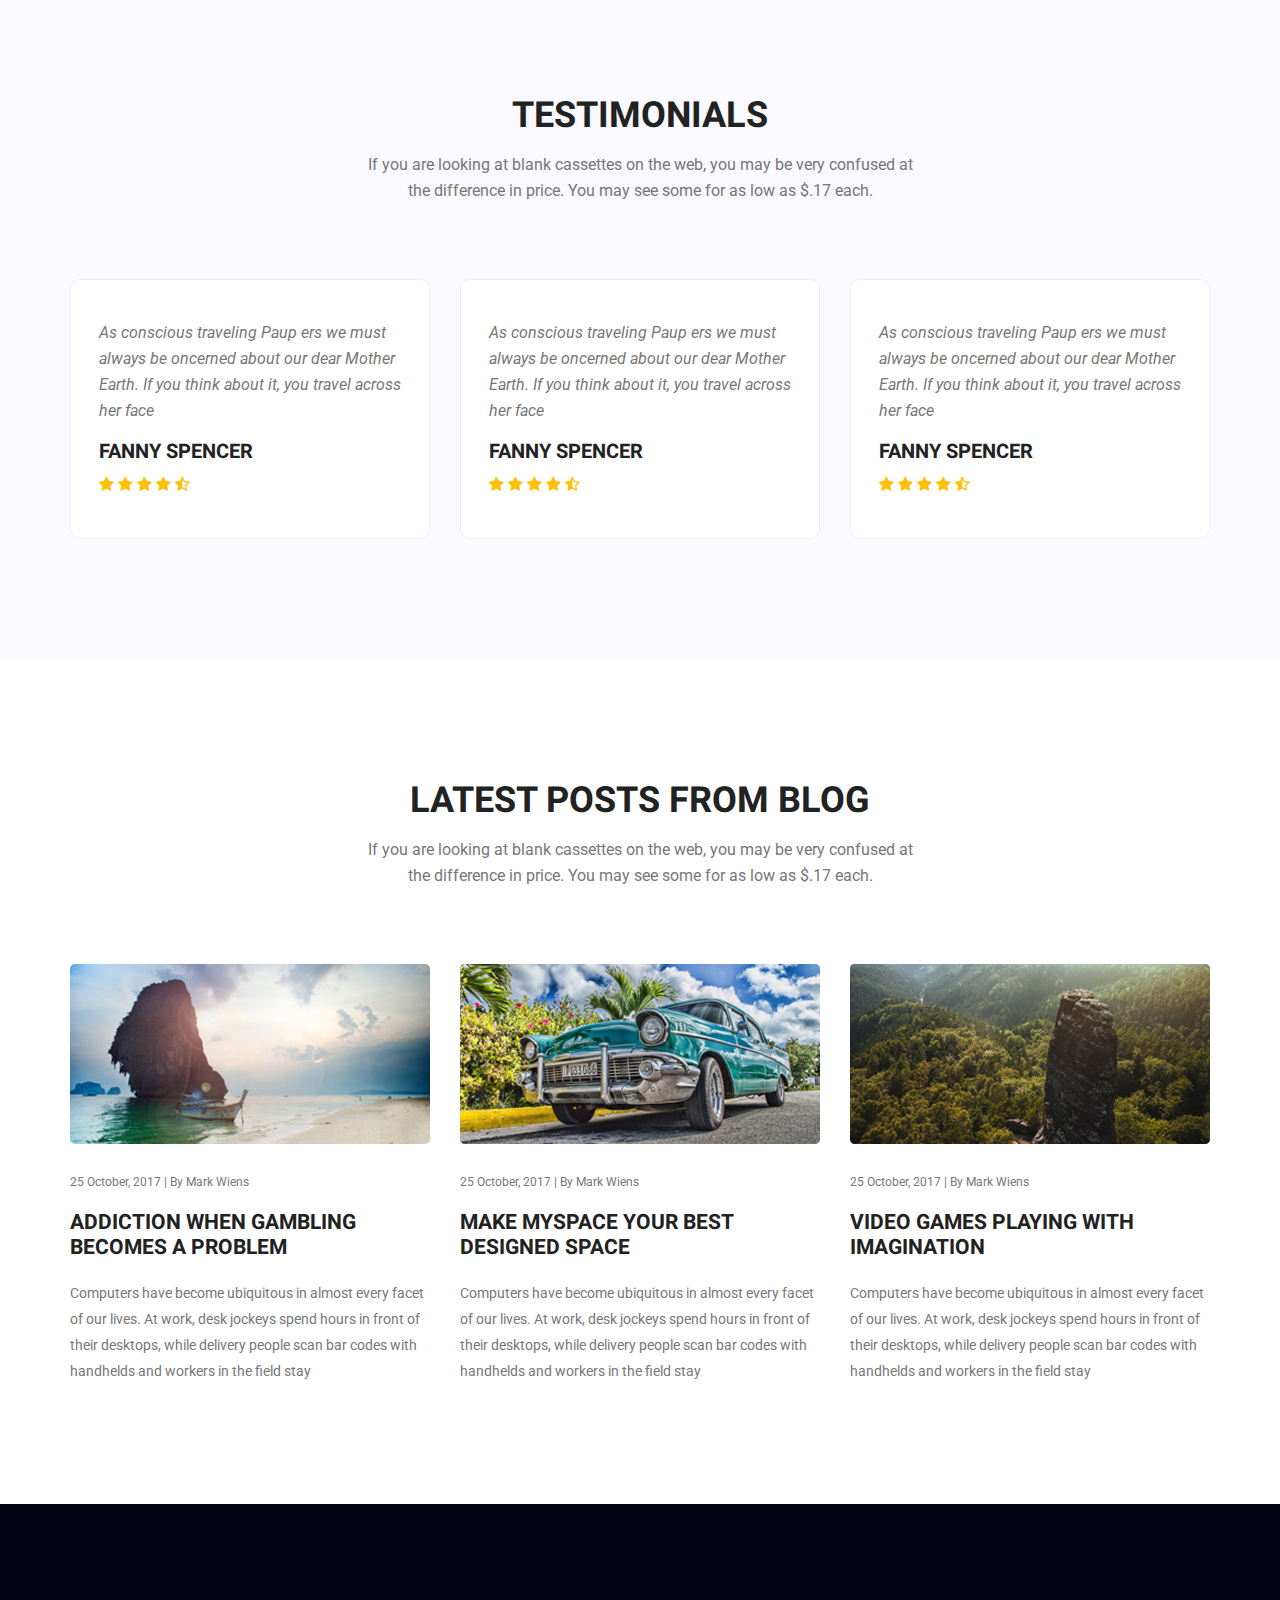
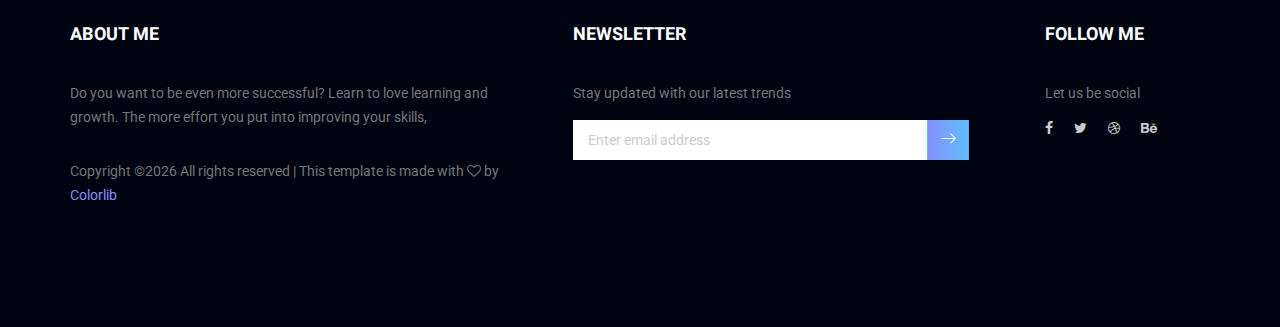
<file: services.html>
<!doctype html>
<html lang="en">
    <head>
        <!-- Required meta tags -->
        <meta charset="utf-8">
        <meta name="viewport" content="width=device-width, initial-scale=1, shrink-to-fit=no">
        <link rel="icon" href="img/favicon.png" type="image/png">
        <title>Ronin Multi</title>
        <!-- Bootstrap CSS -->
        <link rel="stylesheet" href="css/bootstrap.css">
        <link rel="stylesheet" href="vendors/linericon/style.css">
        <link rel="stylesheet" href="css/font-awesome.min.css">
        <link rel="stylesheet" href="vendors/owl-carousel/owl.carousel.min.css">
        <link rel="stylesheet" href="vendors/lightbox/simpleLightbox.css">
        <link rel="stylesheet" href="vendors/nice-select/css/nice-select.css">
        <link rel="stylesheet" href="vendors/animate-css/animate.css">
        <link rel="stylesheet" href="vendors/flaticon/flaticon.css">
        <!-- main css -->
        <link rel="stylesheet" href="css/style.css">
        <link rel="stylesheet" href="css/responsive.css">
    </head>
    <body>
        
        <!--================Header Menu Area =================-->
        <header class="header_area">
            <div class="main_menu" id="mainNav">
            	<nav class="navbar navbar-expand-lg navbar-light">
					<div class="container box_1620">
						<!-- Brand and toggle get grouped for better mobile display -->
						<a class="navbar-brand logo_h" href="index.html"><img src="img/logo.png" alt=""></a>
						<button class="navbar-toggler" type="button" data-toggle="collapse" data-target="#navbarSupportedContent" aria-controls="navbarSupportedContent" aria-expanded="false" aria-label="Toggle navigation">
							<span class="icon-bar"></span>
							<span class="icon-bar"></span>
							<span class="icon-bar"></span>
						</button>
						<!-- Collect the nav links, forms, and other content for toggling -->
						<div class="collapse navbar-collapse offset" id="navbarSupportedContent">
							<ul class="nav navbar-nav menu_nav ml-auto">
								<li class="nav-item active"><a class="nav-link" href="index.html">Home</a></li> 
								<li class="nav-item"><a class="nav-link" href="about-us.html">About</a></li> 
								<li class="nav-item"><a class="nav-link" href="services.html">Services</a>
								<li class="nav-item submenu dropdown">
									<a href="#" class="nav-link dropdown-toggle" data-toggle="dropdown" role="button" aria-haspopup="true" aria-expanded="false">Pages</a>
									<ul class="dropdown-menu">
										<li class="nav-item"><a class="nav-link" href="portfolio.html">Portfolio</a></li>
										<li class="nav-item"><a class="nav-link" href="portfolio-details.html">Project Details</a></li>
										<li class="nav-item"><a class="nav-link" href="elements.html">Elements</a></li>
									</ul>
								</li> 
								<li class="nav-item submenu dropdown">
									<a href="#" class="nav-link dropdown-toggle" data-toggle="dropdown" role="button" aria-haspopup="true" aria-expanded="false">Blog</a>
									<ul class="dropdown-menu">
										<li class="nav-item"><a class="nav-link" href="blog.html">Blog</a></li>
										<li class="nav-item"><a class="nav-link" href="single-blog.html">Blog Details</a></li>
									</ul>
								</li> 
								<li class="nav-item"><a class="nav-link" href="contact.html">Contact</a></li>
							</ul>
						</div> 
					</div>
            	</nav>
            </div>
        </header>
        <!--================Header Menu Area =================-->
        
        <!--================Home Banner Area =================-->
        <section class="banner_area">
            <div class="banner_inner d-flex align-items-center">
            	<div class="overlay bg-parallax" data-stellar-ratio="0.9" data-stellar-vertical-offset="0" data-background=""></div>
				<div class="container">
					<div class="banner_content text-center">
						<h2>Services</h2>
						<div class="page_link">
							<a href="index.html">Home</a>
							<a href="services.html">Services</a>
						</div>
						
					</div>
				</div>
            </div>
        </section>
        <!--================End Home Banner Area =================-->
        
        <!--================Feature Area =================-->
        <section class="feature_area feature_tow p_120">
        	<div class="container">
        		<div class="main_title">
        			<h2>offerings to my clients</h2>
        			<p>If you are looking at blank cassettes on the web, you may be very confused at the difference in price. You may see some for as low as $.17 each.</p>
        		</div>
        		<div class="feature_inner row">
        			<div class="col-lg-4">
        				<div class="feature_item">
        					<i class="flaticon-city"></i>
        					<h4>Architecture</h4>
        					<p>If you are looking at blank cassettes on the web, you may be very confused at the difference in price. You may see some for as low as $17 each.</p>
        				</div>
        			</div>
        			<div class="col-lg-4">
        				<div class="feature_item">
        					<i class="flaticon-skyline"></i>
        					<h4>Interior Design</h4>
        					<p>If you are looking at blank cassettes on the web, you may be very confused at the difference in price. You may see some for as low as $17 each.</p>
        				</div>
        			</div>
        			<div class="col-lg-4">
        				<div class="feature_item">
        					<i class="flaticon-sketch"></i>
        					<h4>Concept Design</h4>
        					<p>If you are looking at blank cassettes on the web, you may be very confused at the difference in price. You may see some for as low as $17 each.</p>
        				</div>
        			</div>
        			<div class="col-lg-4">
        				<div class="feature_item">
        					<i class="flaticon-city"></i>
        					<h4>Architecture</h4>
        					<p>If you are looking at blank cassettes on the web, you may be very confused at the difference in price. You may see some for as low as $17 each.</p>
        				</div>
        			</div>
        			<div class="col-lg-4">
        				<div class="feature_item">
        					<i class="flaticon-skyline"></i>
        					<h4>Interior Design</h4>
        					<p>If you are looking at blank cassettes on the web, you may be very confused at the difference in price. You may see some for as low as $17 each.</p>
        				</div>
        			</div>
        			<div class="col-lg-4">
        				<div class="feature_item">
        					<i class="flaticon-sketch"></i>
        					<h4>Concept Design</h4>
        					<p>If you are looking at blank cassettes on the web, you may be very confused at the difference in price. You may see some for as low as $17 each.</p>
        				</div>
        			</div>
        		</div>
        	</div>
        </section>
        <!--================End Feature Area =================-->
        
        <!--================Testimonials Area =================-->
        <section class="testimonials_area p_120">
        	<div class="container">
        		<div class="main_title">
        			<h2>Testimonials</h2>
        			<p>If you are looking at blank cassettes on the web, you may be very confused at the difference in price. You may see some for as low as $.17 each.</p>
        		</div>
        		<div class="testi_inner">
					<div class="testi_slider owl-carousel">
						<div class="item">
							<div class="testi_item">
								<p>As conscious traveling Paup ers we must always be oncerned about our dear Mother Earth. If you think about it, you travel across her face</p>
								<h4>Fanny Spencer</h4>
								<a href="#"><i class="fa fa-star"></i></a>
								<a href="#"><i class="fa fa-star"></i></a>
								<a href="#"><i class="fa fa-star"></i></a>
								<a href="#"><i class="fa fa-star"></i></a>
								<a href="#"><i class="fa fa-star-half-o"></i></a>
							</div>
						</div>
						<div class="item">
							<div class="testi_item">
								<p>As conscious traveling Paup ers we must always be oncerned about our dear Mother Earth. If you think about it, you travel across her face</p>
								<h4>Fanny Spencer</h4>
								<a href="#"><i class="fa fa-star"></i></a>
								<a href="#"><i class="fa fa-star"></i></a>
								<a href="#"><i class="fa fa-star"></i></a>
								<a href="#"><i class="fa fa-star"></i></a>
								<a href="#"><i class="fa fa-star-half-o"></i></a>
							</div>
						</div>
						<div class="item">
							<div class="testi_item">
								<p>As conscious traveling Paup ers we must always be oncerned about our dear Mother Earth. If you think about it, you travel across her face</p>
								<h4>Fanny Spencer</h4>
								<a href="#"><i class="fa fa-star"></i></a>
								<a href="#"><i class="fa fa-star"></i></a>
								<a href="#"><i class="fa fa-star"></i></a>
								<a href="#"><i class="fa fa-star"></i></a>
								<a href="#"><i class="fa fa-star-half-o"></i></a>
							</div>
						</div>
					</div>
        		</div>
        	</div>
        </section>
        <!--================End Testimonials Area =================-->
        
        <!--================Latest Blog Area =================-->
        <section class="latest_blog_area p_120">
        	<div class="container">
        		<div class="main_title">
        			<h2>Latest Posts from Blog</h2>
        			<p>If you are looking at blank cassettes on the web, you may be very confused at the difference in price. You may see some for as low as $.17 each.</p>
        		</div>
        		<div class="row latest_blog_inner">
        			<div class="col-lg-4">
        				<div class="l_blog_item">
        					<div class="l_blog_img">
        						<img class="img-fluid" src="img/blog/home-blog/home-blog-1.jpg" alt="">
        					</div>
        					<div class="l_blog_text">
        						<div class="date">
        							<a href="#">25 October, 2017  |  By Mark Wiens</a>
        						</div>
        						<a href="#"><h4>Addiction When Gambling Becomes A Problem</h4></a>
        						<p>Computers have become ubiquitous in almost every facet of our lives. At work, desk jockeys spend hours in front of their desktops, while delivery people scan bar codes with handhelds and workers in the field stay</p>
        					</div>
        				</div>
        			</div>
        			<div class="col-lg-4">
        				<div class="l_blog_item">
        					<div class="l_blog_img">
        						<img class="img-fluid" src="img/blog/home-blog/home-blog-2.jpg" alt="">
        					</div>
        					<div class="l_blog_text">
        						<div class="date">
        							<a href="#">25 October, 2017  |  By Mark Wiens</a>
        						</div>
        						<a href="#"><h4>Make Myspace Your Best Designed Space</h4></a>
        						<p>Computers have become ubiquitous in almost every facet of our lives. At work, desk jockeys spend hours in front of their desktops, while delivery people scan bar codes with handhelds and workers in the field stay</p>
        					</div>
        				</div>
        			</div>
        			<div class="col-lg-4">
        				<div class="l_blog_item">
        					<div class="l_blog_img">
        						<img class="img-fluid" src="img/blog/home-blog/home-blog-3.jpg" alt="">
        					</div>
        					<div class="l_blog_text">
        						<div class="date">
        							<a href="#">25 October, 2017  |  By Mark Wiens</a>
        						</div>
        						<a href="#"><h4>Video Games Playing With Imagination</h4></a>
        						<p>Computers have become ubiquitous in almost every facet of our lives. At work, desk jockeys spend hours in front of their desktops, while delivery people scan bar codes with handhelds and workers in the field stay</p>
        					</div>
        				</div>
        			</div>
        		</div>
        	</div>
        </section>
        <!--================End Latest Blog Area =================-->
        
        <!--================Footer Area =================-->
        <footer class="footer_area p_120">
        	<div class="container">
        		<div class="row footer_inner">
        			<div class="col-lg-5 col-sm-6">
        				<aside class="f_widget ab_widget">
        					<div class="f_title">
        						<h3>About Me</h3>
        					</div>
        					<p>Do you want to be even more successful? Learn to love learning and growth. The more effort you put into improving your skills,</p>
        					<p><!-- Link back to Colorlib can't be removed. Template is licensed under CC BY 3.0. -->
Copyright &copy;<script>document.write(new Date().getFullYear());</script> All rights reserved | This template is made with <i class="fa fa-heart-o" aria-hidden="true"></i> by <a href="https://colorlib.com" target="_blank">Colorlib</a>
<!-- Link back to Colorlib can't be removed. Template is licensed under CC BY 3.0. -->
</p>
        				</aside>
        			</div>
        			<div class="col-lg-5 col-sm-6">
        				<aside class="f_widget news_widget">
        					<div class="f_title">
        						<h3>Newsletter</h3>
        					</div>
        					<p>Stay updated with our latest trends</p>
        					<div id="mc_embed_signup">
                                <form target="_blank" action="https://spondonit.us12.list-manage.com/subscribe/post?u=1462626880ade1ac87bd9c93a&amp;id=92a4423d01" method="get" class="subscribe_form relative">
                                	<div class="input-group d-flex flex-row">
                                        <input name="EMAIL" placeholder="Enter email address" onfocus="this.placeholder = ''" onblur="this.placeholder = 'Email Address '" required="" type="email">
                                        <button class="btn sub-btn"><span class="lnr lnr-arrow-right"></span></button>		
                                    </div>				
                                    <div class="mt-10 info"></div>
                                </form>
                            </div>
        				</aside>
        			</div>
        			<div class="col-lg-2">
        				<aside class="f_widget social_widget">
        					<div class="f_title">
        						<h3>Follow Me</h3>
        					</div>
        					<p>Let us be social</p>
        					<ul class="list">
        						<li><a href="#"><i class="fa fa-facebook"></i></a></li>
        						<li><a href="#"><i class="fa fa-twitter"></i></a></li>
        						<li><a href="#"><i class="fa fa-dribbble"></i></a></li>
        						<li><a href="#"><i class="fa fa-behance"></i></a></li>
        					</ul>
        				</aside>
        			</div>
        		</div>
        	</div>
        </footer>
        <!--================End Footer Area =================-->
        
        
        
        
        <!-- Optional JavaScript -->
        <!-- jQuery first, then Popper.js, then Bootstrap JS -->
        <script src="js/jquery-3.2.1.min.js"></script>
        <script src="js/popper.js"></script>
        <script src="js/bootstrap.min.js"></script>
        <script src="js/stellar.js"></script>
        <script src="vendors/lightbox/simpleLightbox.min.js"></script>
        <script src="vendors/nice-select/js/jquery.nice-select.min.js"></script>
        <script src="vendors/isotope/imagesloaded.pkgd.min.js"></script>
        <script src="vendors/isotope/isotope-min.js"></script>
        <script src="vendors/owl-carousel/owl.carousel.min.js"></script>
        <script src="js/jquery.ajaxchimp.min.js"></script>
        <script src="js/mail-script.js"></script>
        <script src="vendors/counter-up/jquery.waypoints.min.js"></script>
        <script src="vendors/counter-up/jquery.counterup.min.js"></script>
        <script src="js/theme.js"></script>
    </body>
</html>
</file>
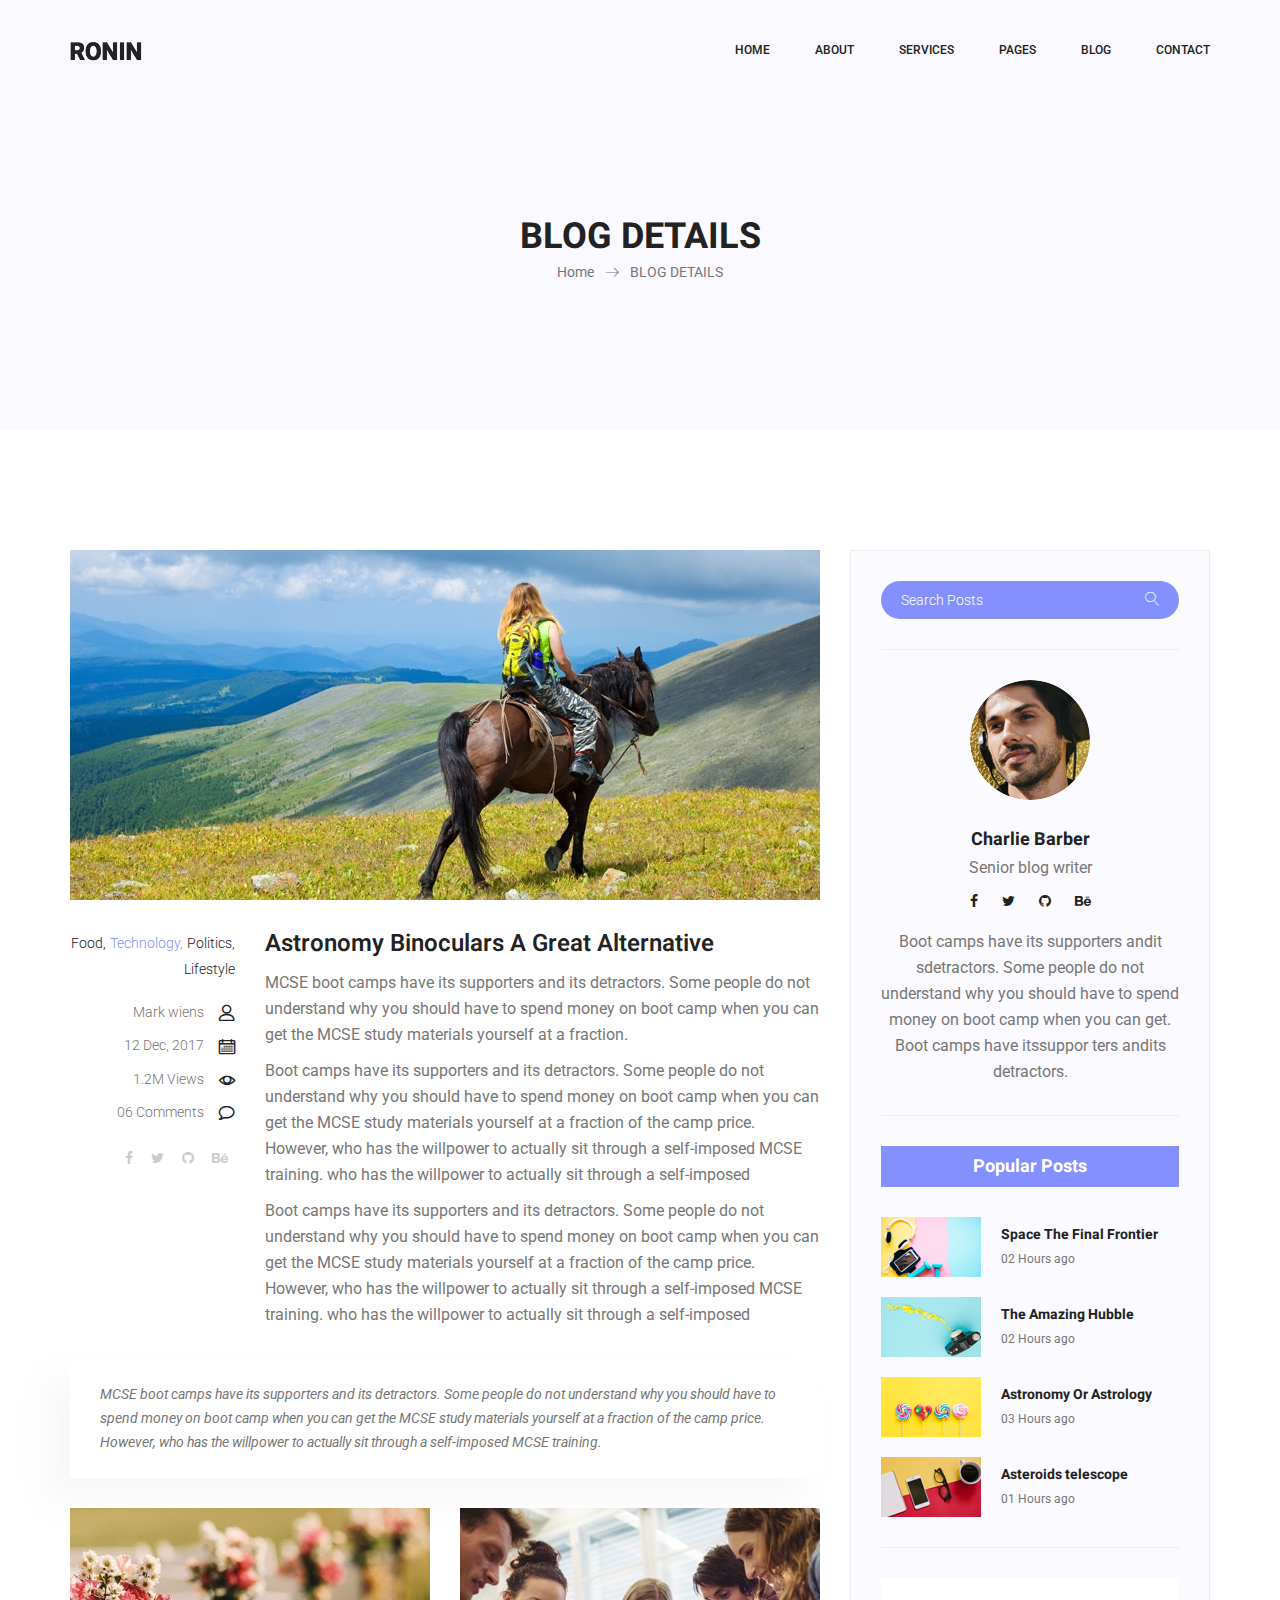
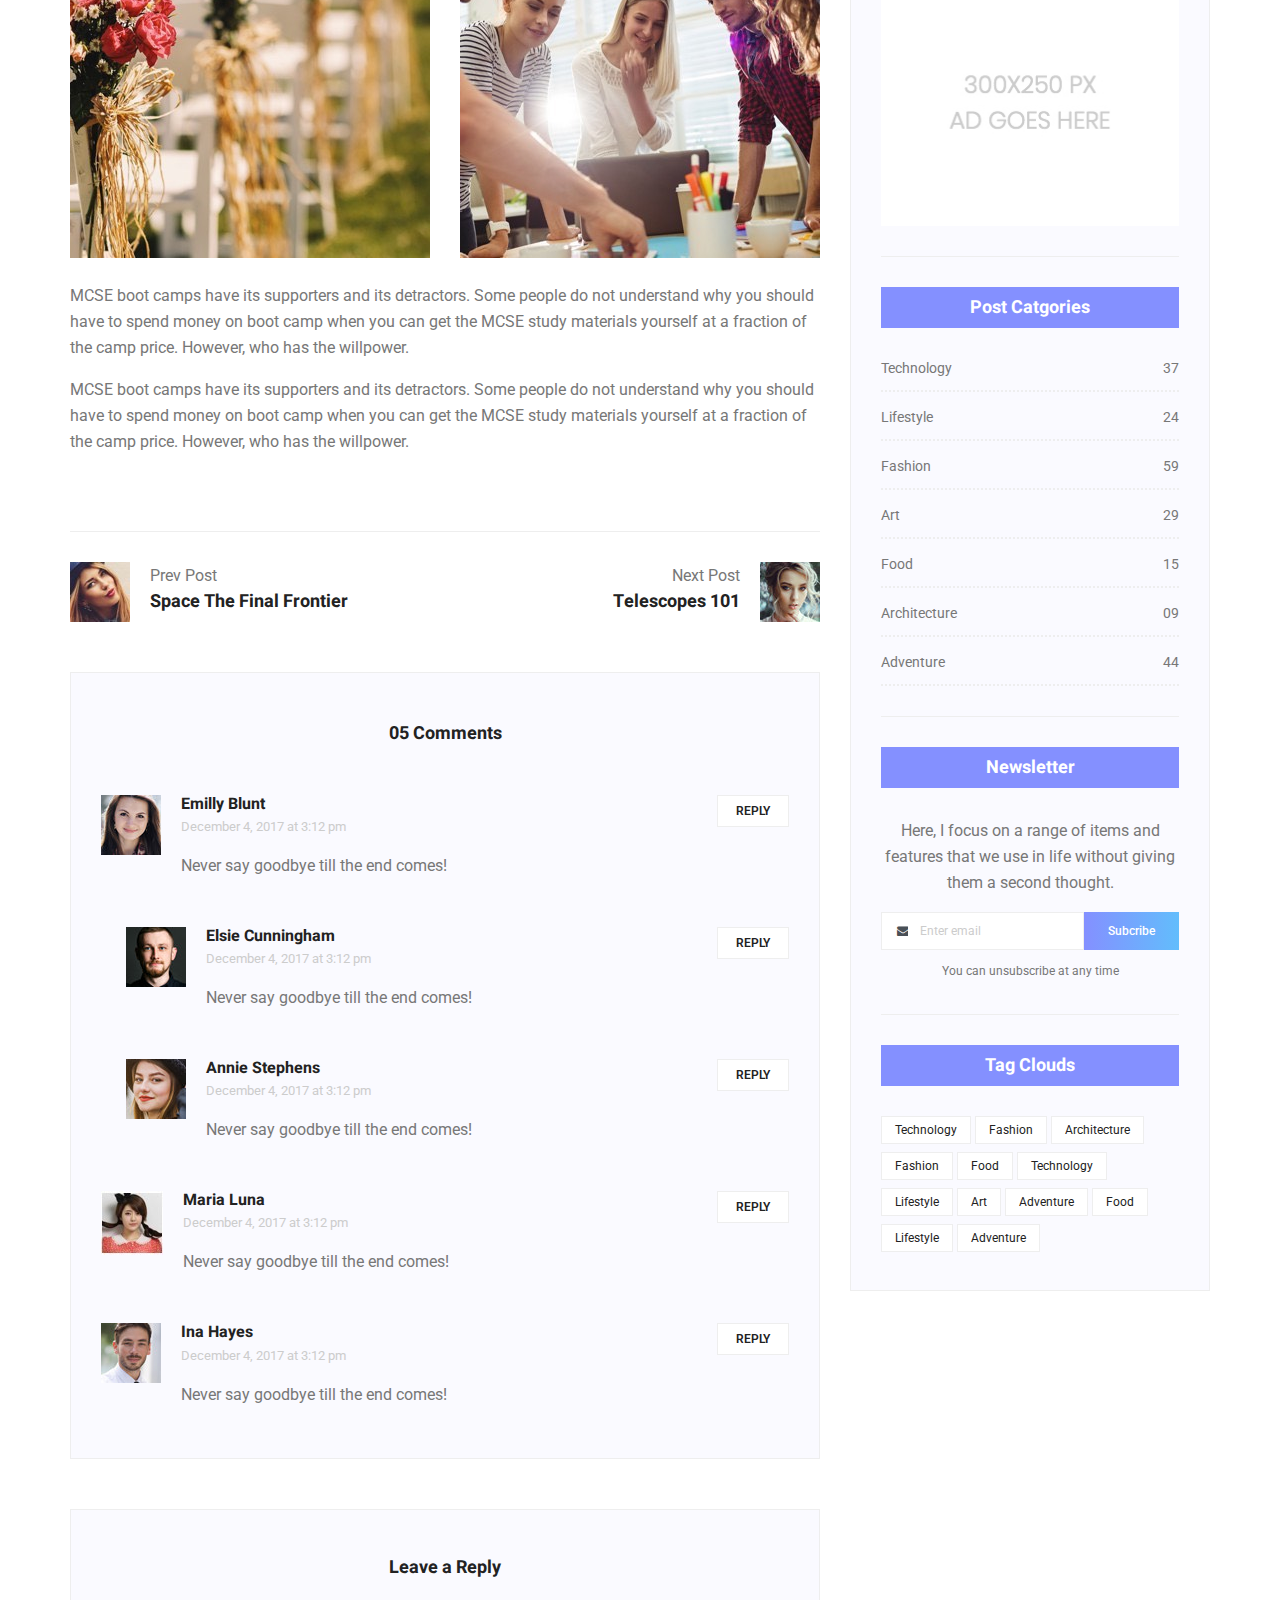
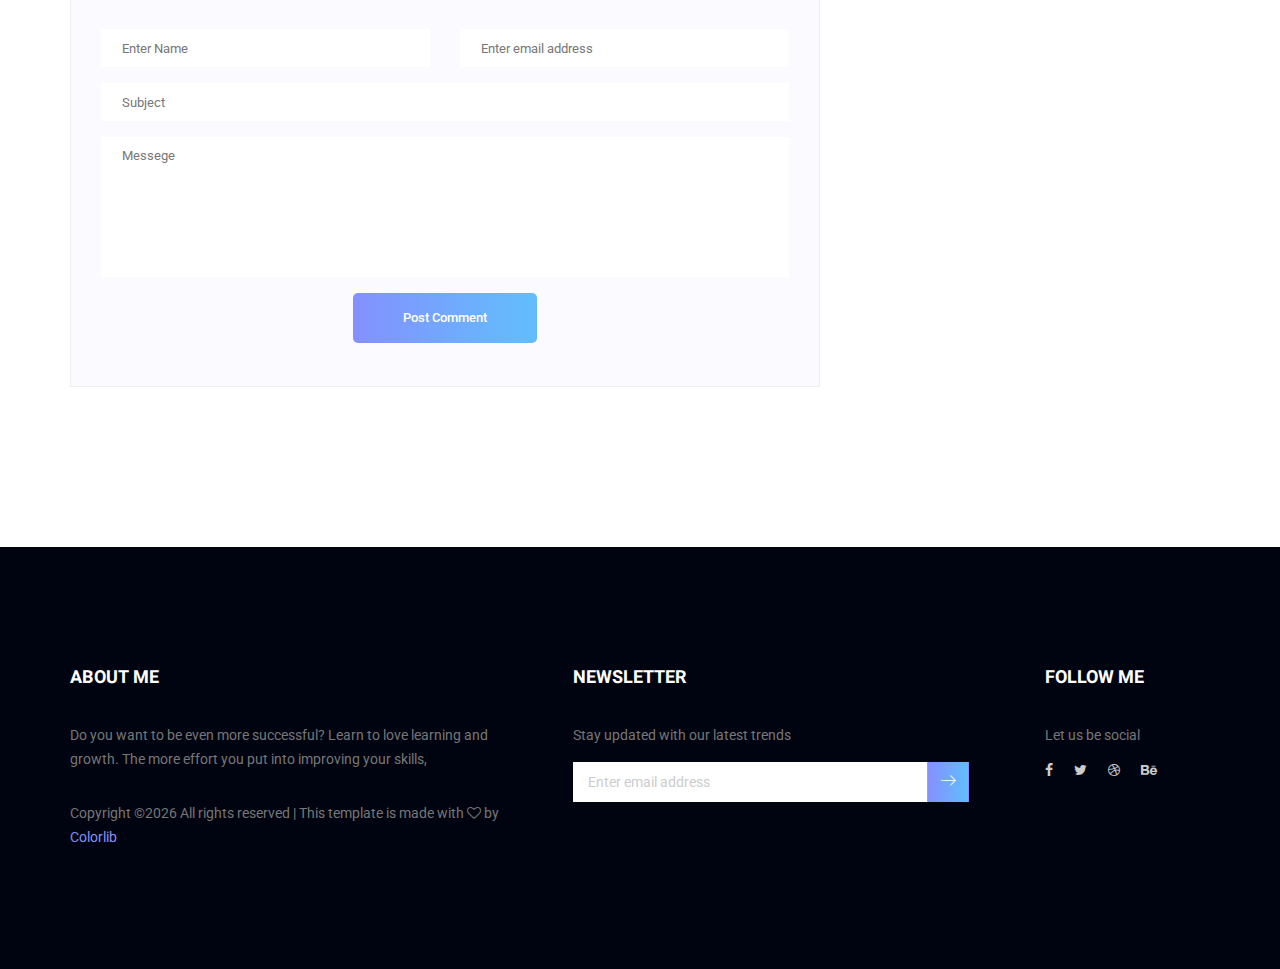
<file: single-blog.html>
<!doctype html>
<html lang="en">
    <head>
        <!-- Required meta tags -->
        <meta charset="utf-8">
        <meta name="viewport" content="width=device-width, initial-scale=1, shrink-to-fit=no">
        <link rel="icon" href="img/favicon.png" type="image/png">
        <title>Ronin Multi</title>
        <!-- Bootstrap CSS -->
        <link rel="stylesheet" href="css/bootstrap.css">
        <link rel="stylesheet" href="vendors/linericon/style.css">
        <link rel="stylesheet" href="css/font-awesome.min.css">
        <link rel="stylesheet" href="vendors/owl-carousel/owl.carousel.min.css">
        <link rel="stylesheet" href="vendors/lightbox/simpleLightbox.css">
        <link rel="stylesheet" href="vendors/nice-select/css/nice-select.css">
        <link rel="stylesheet" href="vendors/animate-css/animate.css">
        <!-- main css -->
        <link rel="stylesheet" href="css/style.css">
        <link rel="stylesheet" href="css/responsive.css">
    </head>
    <body>
        
        <!--================Header Menu Area =================-->
        <header class="header_area">
            <div class="main_menu" id="mainNav">
            	<nav class="navbar navbar-expand-lg navbar-light">
					<div class="container box_1620">
						<!-- Brand and toggle get grouped for better mobile display -->
						<a class="navbar-brand logo_h" href="index.html"><img src="img/logo.png" alt=""></a>
						<button class="navbar-toggler" type="button" data-toggle="collapse" data-target="#navbarSupportedContent" aria-controls="navbarSupportedContent" aria-expanded="false" aria-label="Toggle navigation">
							<span class="icon-bar"></span>
							<span class="icon-bar"></span>
							<span class="icon-bar"></span>
						</button>
						<!-- Collect the nav links, forms, and other content for toggling -->
						<div class="collapse navbar-collapse offset" id="navbarSupportedContent">
							<ul class="nav navbar-nav menu_nav ml-auto">
								<li class="nav-item active"><a class="nav-link" href="index.html">Home</a></li> 
								<li class="nav-item"><a class="nav-link" href="about-us.html">About</a></li> 
								<li class="nav-item"><a class="nav-link" href="services.html">Services</a>
								<li class="nav-item submenu dropdown">
									<a href="#" class="nav-link dropdown-toggle" data-toggle="dropdown" role="button" aria-haspopup="true" aria-expanded="false">Pages</a>
									<ul class="dropdown-menu">
										<li class="nav-item"><a class="nav-link" href="portfolio.html">Portfolio</a></li>
										<li class="nav-item"><a class="nav-link" href="portfolio-details.html">Project Details</a></li>
										<li class="nav-item"><a class="nav-link" href="elements.html">Elements</a></li>
									</ul>
								</li> 
								<li class="nav-item submenu dropdown">
									<a href="#" class="nav-link dropdown-toggle" data-toggle="dropdown" role="button" aria-haspopup="true" aria-expanded="false">Blog</a>
									<ul class="dropdown-menu">
										<li class="nav-item"><a class="nav-link" href="blog.html">Blog</a></li>
										<li class="nav-item"><a class="nav-link" href="single-blog.html">Blog Details</a></li>
									</ul>
								</li> 
								<li class="nav-item"><a class="nav-link" href="contact.html">Contact</a></li>
							</ul>
						</div> 
					</div>
            	</nav>
            </div>
        </header>
        <!--================Header Menu Area =================-->
        
        <!--================Home Banner Area =================-->
        <section class="banner_area">
            <div class="banner_inner d-flex align-items-center">
            	<div class="overlay bg-parallax" data-stellar-ratio="0.9" data-stellar-vertical-offset="0" data-background=""></div>
				<div class="container">
					<div class="banner_content text-center">
						<h2>BLOG DETAILS</h2>
						<div class="page_link">
							<a href="index.html">Home</a>
							<a href="single-blog.html">BLOG DETAILS</a>
						</div>
						
					</div>
				</div>
            </div>
        </section>
        <!--================End Home Banner Area =================-->
        
        <!--================Blog Area =================-->
        <section class="blog_area single-post-area p_120">
            <div class="container">
                <div class="row">
                    <div class="col-lg-8 posts-list">
                        <div class="single-post row">
                            <div class="col-lg-12">
                                <div class="feature-img">
                                    <img class="img-fluid" src="img/blog/feature-img1.jpg" alt="">
                                </div>									
                            </div>
                            <div class="col-lg-3  col-md-3">
                                <div class="blog_info text-right">
                                    <div class="post_tag">
                                        <a href="#">Food,</a>
                                        <a class="active" href="#">Technology,</a>
                                        <a href="#">Politics,</a>
                                        <a href="#">Lifestyle</a>
                                    </div>
                                    <ul class="blog_meta list">
                                        <li><a href="#">Mark wiens<i class="lnr lnr-user"></i></a></li>
                                        <li><a href="#">12 Dec, 2017<i class="lnr lnr-calendar-full"></i></a></li>
                                        <li><a href="#">1.2M Views<i class="lnr lnr-eye"></i></a></li>
                                        <li><a href="#">06 Comments<i class="lnr lnr-bubble"></i></a></li>
                                    </ul>
                                    <ul class="social-links">
                                        <li><a href="#"><i class="fa fa-facebook"></i></a></li>
                                        <li><a href="#"><i class="fa fa-twitter"></i></a></li>
                                        <li><a href="#"><i class="fa fa-github"></i></a></li>
                                        <li><a href="#"><i class="fa fa-behance"></i></a></li>
                                    </ul>
                                </div>
                            </div>
                            <div class="col-lg-9 col-md-9 blog_details">
                                <h2>Astronomy Binoculars A Great Alternative</h2>
                                <p class="excert">
                                    MCSE boot camps have its supporters and its detractors. Some people do not understand why you should have to spend money on boot camp when you can get the MCSE study materials yourself at a fraction.
                                </p>
                                <p>
                                    Boot camps have its supporters and its detractors. Some people do not understand why you should have to spend money on boot camp when you can get the MCSE study materials yourself at a fraction of the camp price. However, who has the willpower to actually sit through a self-imposed MCSE training. who has the willpower to actually sit through a self-imposed
                                </p>
                                <p>
                                    Boot camps have its supporters and its detractors. Some people do not understand why you should have to spend money on boot camp when you can get the MCSE study materials yourself at a fraction of the camp price. However, who has the willpower to actually sit through a self-imposed MCSE training. who has the willpower to actually sit through a self-imposed
                                </p>
                            </div>
                            <div class="col-lg-12">
                                <div class="quotes">
                                    MCSE boot camps have its supporters and its detractors. Some people do not understand why you should have to spend money on boot camp when you can get the MCSE study materials yourself at a fraction of the camp price. However, who has the willpower to actually sit through a self-imposed MCSE training.										
                                </div>
                                <div class="row">
                                    <div class="col-6">
                                        <img class="img-fluid" src="img/blog/post-img1.jpg" alt="">
                                    </div>
                                    <div class="col-6">
                                        <img class="img-fluid" src="img/blog/post-img2.jpg" alt="">
                                    </div>	
                                    <div class="col-lg-12 mt-25">
                                        <p>
                                            MCSE boot camps have its supporters and its detractors. Some people do not understand why you should have to spend money on boot camp when you can get the MCSE study materials yourself at a fraction of the camp price. However, who has the willpower.
                                        </p>
                                        <p>
                                            MCSE boot camps have its supporters and its detractors. Some people do not understand why you should have to spend money on boot camp when you can get the MCSE study materials yourself at a fraction of the camp price. However, who has the willpower.
                                        </p>											
                                    </div>									
                                </div>
                            </div>
                        </div>
                        <div class="navigation-area">
                            <div class="row">
                                <div class="col-lg-6 col-md-6 col-12 nav-left flex-row d-flex justify-content-start align-items-center">
                                    <div class="thumb">
                                        <a href="#"><img class="img-fluid" src="img/blog/prev.jpg" alt=""></a>
                                    </div>
                                    <div class="arrow">
                                        <a href="#"><span class="lnr text-white lnr-arrow-left"></span></a>
                                    </div>
                                    <div class="detials">
                                        <p>Prev Post</p>
                                        <a href="#"><h4>Space The Final Frontier</h4></a>
                                    </div>
                                </div>
                                <div class="col-lg-6 col-md-6 col-12 nav-right flex-row d-flex justify-content-end align-items-center">
                                    <div class="detials">
                                        <p>Next Post</p>
                                        <a href="#"><h4>Telescopes 101</h4></a>
                                    </div>
                                    <div class="arrow">
                                        <a href="#"><span class="lnr text-white lnr-arrow-right"></span></a>
                                    </div>
                                    <div class="thumb">
                                        <a href="#"><img class="img-fluid" src="img/blog/next.jpg" alt=""></a>
                                    </div>										
                                </div>									
                            </div>
                        </div>
                        <div class="comments-area">
                            <h4>05 Comments</h4>
                            <div class="comment-list">
                                <div class="single-comment justify-content-between d-flex">
                                    <div class="user justify-content-between d-flex">
                                        <div class="thumb">
                                            <img src="img/blog/c1.jpg" alt="">
                                        </div>
                                        <div class="desc">
                                            <h5><a href="#">Emilly Blunt</a></h5>
                                            <p class="date">December 4, 2017 at 3:12 pm </p>
                                            <p class="comment">
                                                Never say goodbye till the end comes!
                                            </p>
                                        </div>
                                    </div>
                                    <div class="reply-btn">
                                           <a href="" class="btn-reply text-uppercase">reply</a> 
                                    </div>
                                </div>
                            </div>	
                            <div class="comment-list left-padding">
                                <div class="single-comment justify-content-between d-flex">
                                    <div class="user justify-content-between d-flex">
                                        <div class="thumb">
                                            <img src="img/blog/c2.jpg" alt="">
                                        </div>
                                        <div class="desc">
                                            <h5><a href="#">Elsie Cunningham</a></h5>
                                            <p class="date">December 4, 2017 at 3:12 pm </p>
                                            <p class="comment">
                                                Never say goodbye till the end comes!
                                            </p>
                                        </div>
                                    </div>
                                    <div class="reply-btn">
                                           <a href="" class="btn-reply text-uppercase">reply</a> 
                                    </div>
                                </div>
                            </div>	
                            <div class="comment-list left-padding">
                                <div class="single-comment justify-content-between d-flex">
                                    <div class="user justify-content-between d-flex">
                                        <div class="thumb">
                                            <img src="img/blog/c3.jpg" alt="">
                                        </div>
                                        <div class="desc">
                                            <h5><a href="#">Annie Stephens</a></h5>
                                            <p class="date">December 4, 2017 at 3:12 pm </p>
                                            <p class="comment">
                                                Never say goodbye till the end comes!
                                            </p>
                                        </div>
                                    </div>
                                    <div class="reply-btn">
                                           <a href="" class="btn-reply text-uppercase">reply</a> 
                                    </div>
                                </div>
                            </div>	
                            <div class="comment-list">
                                <div class="single-comment justify-content-between d-flex">
                                    <div class="user justify-content-between d-flex">
                                        <div class="thumb">
                                            <img src="img/blog/c4.jpg" alt="">
                                        </div>
                                        <div class="desc">
                                            <h5><a href="#">Maria Luna</a></h5>
                                            <p class="date">December 4, 2017 at 3:12 pm </p>
                                            <p class="comment">
                                                Never say goodbye till the end comes!
                                            </p>
                                        </div>
                                    </div>
                                    <div class="reply-btn">
                                           <a href="" class="btn-reply text-uppercase">reply</a> 
                                    </div>
                                </div>
                            </div>	
                            <div class="comment-list">
                                <div class="single-comment justify-content-between d-flex">
                                    <div class="user justify-content-between d-flex">
                                        <div class="thumb">
                                            <img src="img/blog/c5.jpg" alt="">
                                        </div>
                                        <div class="desc">
                                            <h5><a href="#">Ina Hayes</a></h5>
                                            <p class="date">December 4, 2017 at 3:12 pm </p>
                                            <p class="comment">
                                                Never say goodbye till the end comes!
                                            </p>
                                        </div>
                                    </div>
                                    <div class="reply-btn">
                                           <a href="" class="btn-reply text-uppercase">reply</a> 
                                    </div>
                                </div>
                            </div>	                                             				
                        </div>
                        <div class="comment-form">
                            <h4>Leave a Reply</h4>
                            <form>
                                <div class="form-group form-inline">
                                  <div class="form-group col-lg-6 col-md-6 name">
                                    <input type="text" class="form-control" id="name" placeholder="Enter Name" onfocus="this.placeholder = ''" onblur="this.placeholder = 'Enter Name'">
                                  </div>
                                  <div class="form-group col-lg-6 col-md-6 email">
                                    <input type="email" class="form-control" id="email" placeholder="Enter email address" onfocus="this.placeholder = ''" onblur="this.placeholder = 'Enter email address'">
                                  </div>										
                                </div>
                                <div class="form-group">
                                    <input type="text" class="form-control" id="subject" placeholder="Subject" onfocus="this.placeholder = ''" onblur="this.placeholder = 'Subject'">
                                </div>
                                <div class="form-group">
                                    <textarea class="form-control mb-10" rows="5" name="message" placeholder="Messege" onfocus="this.placeholder = ''" onblur="this.placeholder = 'Messege'" required=""></textarea>
                                </div>
                                <a href="#" class="primary-btn submit_btn">Post Comment</a>	
                            </form>
                        </div>
                    </div>
                    <div class="col-lg-4">
                        <div class="blog_right_sidebar">
                            <aside class="single_sidebar_widget search_widget">
                                <div class="input-group">
                                    <input type="text" class="form-control" placeholder="Search Posts">
                                    <span class="input-group-btn">
                                        <button class="btn btn-default" type="button"><i class="lnr lnr-magnifier"></i></button>
                                    </span>
                                </div><!-- /input-group -->
                                <div class="br"></div>
                            </aside>
                            <aside class="single_sidebar_widget author_widget">
                                <img class="author_img rounded-circle" src="img/blog/author.png" alt="">
                                <h4>Charlie Barber</h4>
                                <p>Senior blog writer</p>
                                <div class="social_icon">
                                    <a href="#"><i class="fa fa-facebook"></i></a>
                                    <a href="#"><i class="fa fa-twitter"></i></a>
                                    <a href="#"><i class="fa fa-github"></i></a>
                                    <a href="#"><i class="fa fa-behance"></i></a>
                                </div>
                                <p>Boot camps have its supporters andit sdetractors. Some people do not understand why you should have to spend money on boot camp when you can get. Boot camps have itssuppor ters andits detractors.</p>
                                <div class="br"></div>
                            </aside>
                            <aside class="single_sidebar_widget popular_post_widget">
                                <h3 class="widget_title">Popular Posts</h3>
                                <div class="media post_item">
                                    <img src="img/blog/popular-post/post1.jpg" alt="post">
                                    <div class="media-body">
                                        <a href="blog-details.html"><h3>Space The Final Frontier</h3></a>
                                        <p>02 Hours ago</p>
                                    </div>
                                </div>
                                <div class="media post_item">
                                    <img src="img/blog/popular-post/post2.jpg" alt="post">
                                    <div class="media-body">
                                        <a href="blog-details.html"><h3>The Amazing Hubble</h3></a>
                                        <p>02 Hours ago</p>
                                    </div>
                                </div>
                                <div class="media post_item">
                                    <img src="img/blog/popular-post/post3.jpg" alt="post">
                                    <div class="media-body">
                                        <a href="blog-details.html"><h3>Astronomy Or Astrology</h3></a>
                                        <p>03 Hours ago</p>
                                    </div>
                                </div>
                                <div class="media post_item">
                                    <img src="img/blog/popular-post/post4.jpg" alt="post">
                                    <div class="media-body">
                                        <a href="blog-details.html"><h3>Asteroids telescope</h3></a>
                                        <p>01 Hours ago</p>
                                    </div>
                                </div>
                                <div class="br"></div>
                            </aside>
                            <aside class="single_sidebar_widget ads_widget">
                                <a href="#"><img class="img-fluid" src="img/blog/add.jpg" alt=""></a>
                                <div class="br"></div>
                            </aside>
                            <aside class="single_sidebar_widget post_category_widget">
                                <h4 class="widget_title">Post Catgories</h4>
                                <ul class="list cat-list">
                                    <li>
                                        <a href="#" class="d-flex justify-content-between">
                                            <p>Technology</p>
                                            <p>37</p>
                                        </a>
                                    </li>
                                    <li>
                                        <a href="#" class="d-flex justify-content-between">
                                            <p>Lifestyle</p>
                                            <p>24</p>
                                        </a>
                                    </li>
                                    <li>
                                        <a href="#" class="d-flex justify-content-between">
                                            <p>Fashion</p>
                                            <p>59</p>
                                        </a>
                                    </li>
                                    <li>
                                        <a href="#" class="d-flex justify-content-between">
                                            <p>Art</p>
                                            <p>29</p>
                                        </a>
                                    </li>
                                    <li>
                                        <a href="#" class="d-flex justify-content-between">
                                            <p>Food</p>
                                            <p>15</p>
                                        </a>
                                    </li>
                                    <li>
                                        <a href="#" class="d-flex justify-content-between">
                                            <p>Architecture</p>
                                            <p>09</p>
                                        </a>
                                    </li>
                                    <li>
                                        <a href="#" class="d-flex justify-content-between">
                                            <p>Adventure</p>
                                            <p>44</p>
                                        </a>
                                    </li>															
                                </ul>
                                <div class="br"></div>
                            </aside>
                            <aside class="single-sidebar-widget newsletter_widget">
                                <h4 class="widget_title">Newsletter</h4>
                                <p>
                                Here, I focus on a range of items and features that we use in life without
                                giving them a second thought.
                                </p>
                                <div class="form-group d-flex flex-row">
                                    <div class="input-group">
                                        <div class="input-group-prepend">
                                            <div class="input-group-text"><i class="fa fa-envelope" aria-hidden="true"></i></div>
                                        </div>
                                        <input type="text" class="form-control" id="inlineFormInputGroup" placeholder="Enter email" onfocus="this.placeholder = ''" onblur="this.placeholder = 'Enter email'">
                                    </div>
                                    <a href="#" class="bbtns">Subcribe</a>
                                </div>	
                                <p class="text-bottom">You can unsubscribe at any time</p>	
                                <div class="br"></div>							
                            </aside>
                            <aside class="single-sidebar-widget tag_cloud_widget">
                                <h4 class="widget_title">Tag Clouds</h4>
                                <ul class="list">
                                    <li><a href="#">Technology</a></li>
                                    <li><a href="#">Fashion</a></li>
                                    <li><a href="#">Architecture</a></li>
                                    <li><a href="#">Fashion</a></li>
                                    <li><a href="#">Food</a></li>
                                    <li><a href="#">Technology</a></li>
                                    <li><a href="#">Lifestyle</a></li>
                                    <li><a href="#">Art</a></li>
                                    <li><a href="#">Adventure</a></li>
                                    <li><a href="#">Food</a></li>
                                    <li><a href="#">Lifestyle</a></li>
                                    <li><a href="#">Adventure</a></li>
                                </ul>
                            </aside>
                        </div>
                    </div>
                </div>
            </div>
        </section>
        <!--================Blog Area =================-->
        
        <!--================Footer Area =================-->
        <footer class="footer_area p_120">
        	<div class="container">
        		<div class="row footer_inner">
        			<div class="col-lg-5 col-sm-6">
        				<aside class="f_widget ab_widget">
        					<div class="f_title">
        						<h3>About Me</h3>
        					</div>
        					<p>Do you want to be even more successful? Learn to love learning and growth. The more effort you put into improving your skills,</p>
        					<p><!-- Link back to Colorlib can't be removed. Template is licensed under CC BY 3.0. -->
Copyright &copy;<script>document.write(new Date().getFullYear());</script> All rights reserved | This template is made with <i class="fa fa-heart-o" aria-hidden="true"></i> by <a href="https://colorlib.com" target="_blank">Colorlib</a>
<!-- Link back to Colorlib can't be removed. Template is licensed under CC BY 3.0. -->
</p>
        				</aside>
        			</div>
        			<div class="col-lg-5 col-sm-6">
        				<aside class="f_widget news_widget">
        					<div class="f_title">
        						<h3>Newsletter</h3>
        					</div>
        					<p>Stay updated with our latest trends</p>
        					<div id="mc_embed_signup">
                                <form target="_blank" action="https://spondonit.us12.list-manage.com/subscribe/post?u=1462626880ade1ac87bd9c93a&amp;id=92a4423d01" method="get" class="subscribe_form relative">
                                	<div class="input-group d-flex flex-row">
                                        <input name="EMAIL" placeholder="Enter email address" onfocus="this.placeholder = ''" onblur="this.placeholder = 'Email Address '" required="" type="email">
                                        <button class="btn sub-btn"><span class="lnr lnr-arrow-right"></span></button>		
                                    </div>				
                                    <div class="mt-10 info"></div>
                                </form>
                            </div>
        				</aside>
        			</div>
        			<div class="col-lg-2">
        				<aside class="f_widget social_widget">
        					<div class="f_title">
        						<h3>Follow Me</h3>
        					</div>
        					<p>Let us be social</p>
        					<ul class="list">
        						<li><a href="#"><i class="fa fa-facebook"></i></a></li>
        						<li><a href="#"><i class="fa fa-twitter"></i></a></li>
        						<li><a href="#"><i class="fa fa-dribbble"></i></a></li>
        						<li><a href="#"><i class="fa fa-behance"></i></a></li>
        					</ul>
        				</aside>
        			</div>
        		</div>
        	</div>
        </footer>
        <!--================End Footer Area =================-->
        
        
        
        
        <!-- Optional JavaScript -->
        <!-- jQuery first, then Popper.js, then Bootstrap JS -->
        <script src="js/jquery-3.2.1.min.js"></script>
        <script src="js/popper.js"></script>
        <script src="js/bootstrap.min.js"></script>
        <script src="js/stellar.js"></script>
        <script src="vendors/lightbox/simpleLightbox.min.js"></script>
        <script src="vendors/nice-select/js/jquery.nice-select.min.js"></script>
        <script src="vendors/isotope/imagesloaded.pkgd.min.js"></script>
        <script src="vendors/isotope/isotope-min.js"></script>
        <script src="vendors/owl-carousel/owl.carousel.min.js"></script>
        <script src="js/jquery.ajaxchimp.min.js"></script>
        <script src="js/mail-script.js"></script>
        <script src="vendors/counter-up/jquery.waypoints.min.js"></script>
        <script src="vendors/counter-up/jquery.counterup.min.js"></script>
        <script src="js/theme.js"></script>
    </body>
</html>
</file>
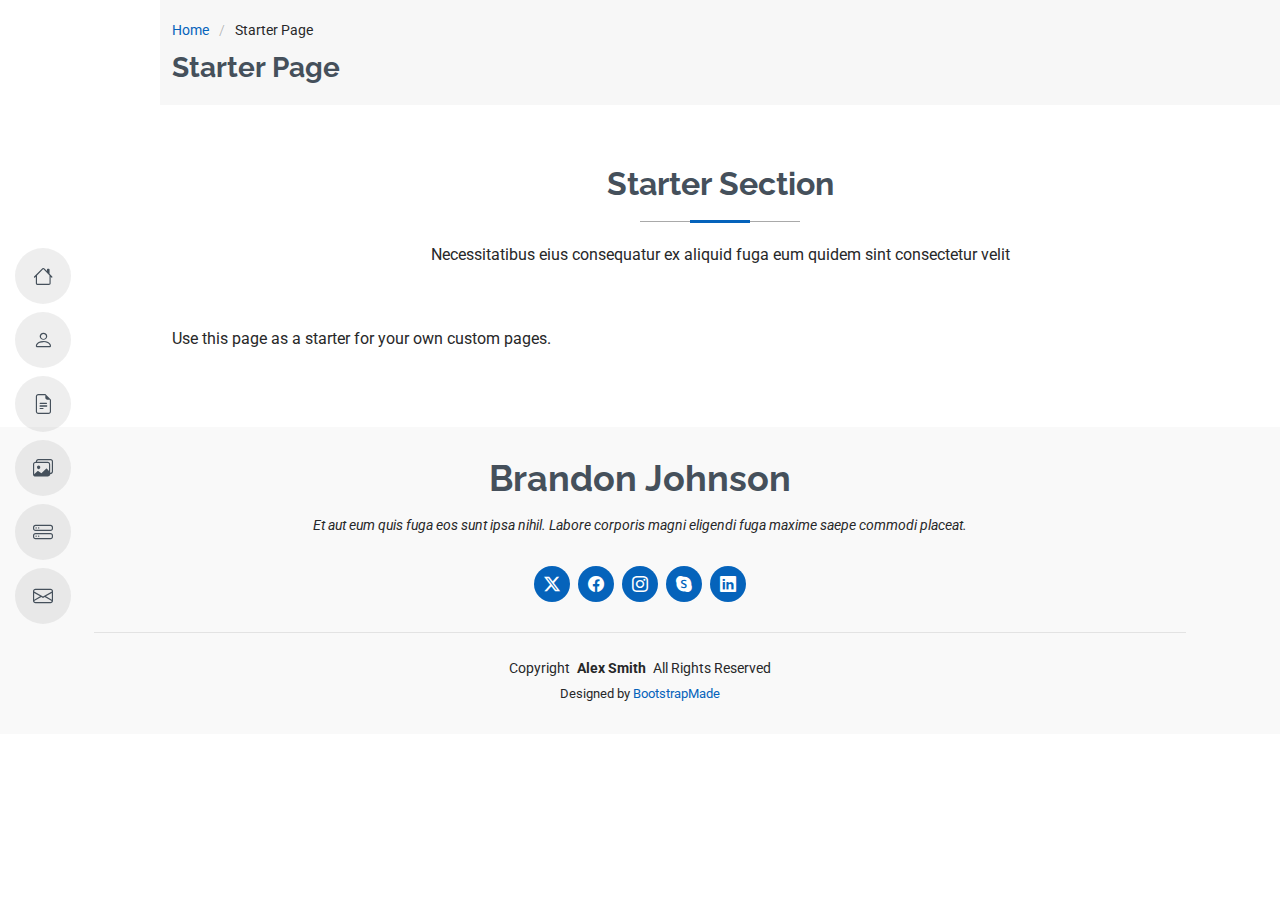
<file: starter-page.html>
<!DOCTYPE html>
<html lang="en">

<head>
  <meta charset="utf-8">
  <meta content="width=device-width, initial-scale=1.0" name="viewport">
  <title>Starter Page - MyResume Bootstrap Template</title>
  <meta content="" name="description">
  <meta content="" name="keywords">

  <!-- Favicons -->
  <link href="assets/img/favicon.png" rel="icon">
  <link href="assets/img/apple-touch-icon.png" rel="apple-touch-icon">

  <!-- Fonts -->
  <link href="https://fonts.googleapis.com" rel="preconnect">
  <link href="https://fonts.gstatic.com" rel="preconnect" crossorigin>
  <link href="https://fonts.googleapis.com/css2?family=Roboto:ital,wght@0,100;0,300;0,400;0,500;0,700;0,900;1,100;1,300;1,400;1,500;1,700;1,900&family=Poppins:ital,wght@0,100;0,200;0,300;0,400;0,500;0,600;0,700;0,800;0,900;1,100;1,200;1,300;1,400;1,500;1,600;1,700;1,800;1,900&family=Raleway:ital,wght@0,100;0,200;0,300;0,400;0,500;0,600;0,700;0,800;0,900;1,100;1,200;1,300;1,400;1,500;1,600;1,700;1,800;1,900&display=swap" rel="stylesheet">

  <!-- Vendor CSS Files -->
  <link href="assets/vendor/bootstrap/css/bootstrap.min.css" rel="stylesheet">
  <link href="assets/vendor/bootstrap-icons/bootstrap-icons.css" rel="stylesheet">
  <link href="assets/vendor/aos/aos.css" rel="stylesheet">
  <link href="assets/vendor/glightbox/css/glightbox.min.css" rel="stylesheet">
  <link href="assets/vendor/swiper/swiper-bundle.min.css" rel="stylesheet">

  <!-- Main CSS File -->
  <link href="assets/css/main.css" rel="stylesheet">

  <!-- =======================================================
  * Template Name: MyResume
  * Template URL: https://bootstrapmade.com/free-html-bootstrap-template-my-resume/
  * Updated: Jun 29 2024 with Bootstrap v5.3.3
  * Author: BootstrapMade.com
  * License: https://bootstrapmade.com/license/
  ======================================================== -->
</head>

<body class="starter-page-page">

  <header id="header" class="header d-flex flex-column justify-content-center">

    <i class="header-toggle d-xl-none bi bi-list"></i>

    <nav id="navmenu" class="navmenu">
      <ul>
        <li><a href="#hero"><i class="bi bi-house navicon"></i><span>Home</span></a></li>
        <li><a href="#about"><i class="bi bi-person navicon"></i><span>About</span></a></li>
        <li><a href="#resume"><i class="bi bi-file-earmark-text navicon"></i><span>Resume</span></a></li>
        <li><a href="#portfolio"><i class="bi bi-images navicon"></i><span>Portfolio</span></a></li>
        <li><a href="#services"><i class="bi bi-hdd-stack navicon"></i><span>Services</span></a></li>
        <li><a href="#contact"><i class="bi bi-envelope navicon"></i><span>Contact</span></a></li>
      </ul>
    </nav>

  </header>

  <main class="main">

    <!-- Page Title -->
    <div class="page-title" data-aos="fade">
      <div class="container">
        <nav class="breadcrumbs">
          <ol>
            <li><a href="index.html">Home</a></li>
            <li class="current">Starter Page</li>
          </ol>
        </nav>
        <h1>Starter Page</h1>
      </div>
    </div><!-- End Page Title -->

    <!-- Starter Section Section -->
    <section id="starter-section" class="starter-section section">

      <!-- Section Title -->
      <div class="container section-title" data-aos="fade-up">
        <h2>Starter Section</h2>
        <p>Necessitatibus eius consequatur ex aliquid fuga eum quidem sint consectetur velit</p>
      </div><!-- End Section Title -->

      <div class="container" data-aos="fade-up">
        <p>Use this page as a starter for your own custom pages.</p>
      </div>

    </section><!-- /Starter Section Section -->

  </main>

  <footer id="footer" class="footer position-relative light-background">
    <div class="container">
      <h3 class="sitename">Brandon Johnson</h3>
      <p>Et aut eum quis fuga eos sunt ipsa nihil. Labore corporis magni eligendi fuga maxime saepe commodi placeat.</p>
      <div class="social-links d-flex justify-content-center">
        <a href=""><i class="bi bi-twitter-x"></i></a>
        <a href=""><i class="bi bi-facebook"></i></a>
        <a href=""><i class="bi bi-instagram"></i></a>
        <a href=""><i class="bi bi-skype"></i></a>
        <a href=""><i class="bi bi-linkedin"></i></a>
      </div>
      <div class="container">
        <div class="copyright">
          <span>Copyright</span> <strong class="px-1 sitename">Alex Smith</strong> <span>All Rights Reserved</span>
        </div>
        <div class="credits">
          <!-- All the links in the footer should remain intact. -->
          <!-- You can delete the links only if you've purchased the pro version. -->
          <!-- Licensing information: https://bootstrapmade.com/license/ -->
          <!-- Purchase the pro version with working PHP/AJAX contact form: [buy-url] -->
          Designed by <a href="https://bootstrapmade.com/">BootstrapMade</a>
        </div>
      </div>
    </div>
  </footer>

  <!-- Scroll Top -->
  <a href="#" id="scroll-top" class="scroll-top d-flex align-items-center justify-content-center"><i class="bi bi-arrow-up-short"></i></a>

  <!-- Preloader -->
  <div id="preloader"></div>

  <!-- Vendor JS Files -->
  <script src="assets/vendor/bootstrap/js/bootstrap.bundle.min.js"></script>
  <script src="assets/vendor/php-email-form/validate.js"></script>
  <script src="assets/vendor/aos/aos.js"></script>
  <script src="assets/vendor/typed.js/typed.umd.js"></script>
  <script src="assets/vendor/purecounter/purecounter_vanilla.js"></script>
  <script src="assets/vendor/waypoints/noframework.waypoints.js"></script>
  <script src="assets/vendor/glightbox/js/glightbox.min.js"></script>
  <script src="assets/vendor/imagesloaded/imagesloaded.pkgd.min.js"></script>
  <script src="assets/vendor/isotope-layout/isotope.pkgd.min.js"></script>
  <script src="assets/vendor/swiper/swiper-bundle.min.js"></script>

  <!-- Main JS File -->
  <script src="assets/js/main.js"></script>

</body>

</html>
</file>
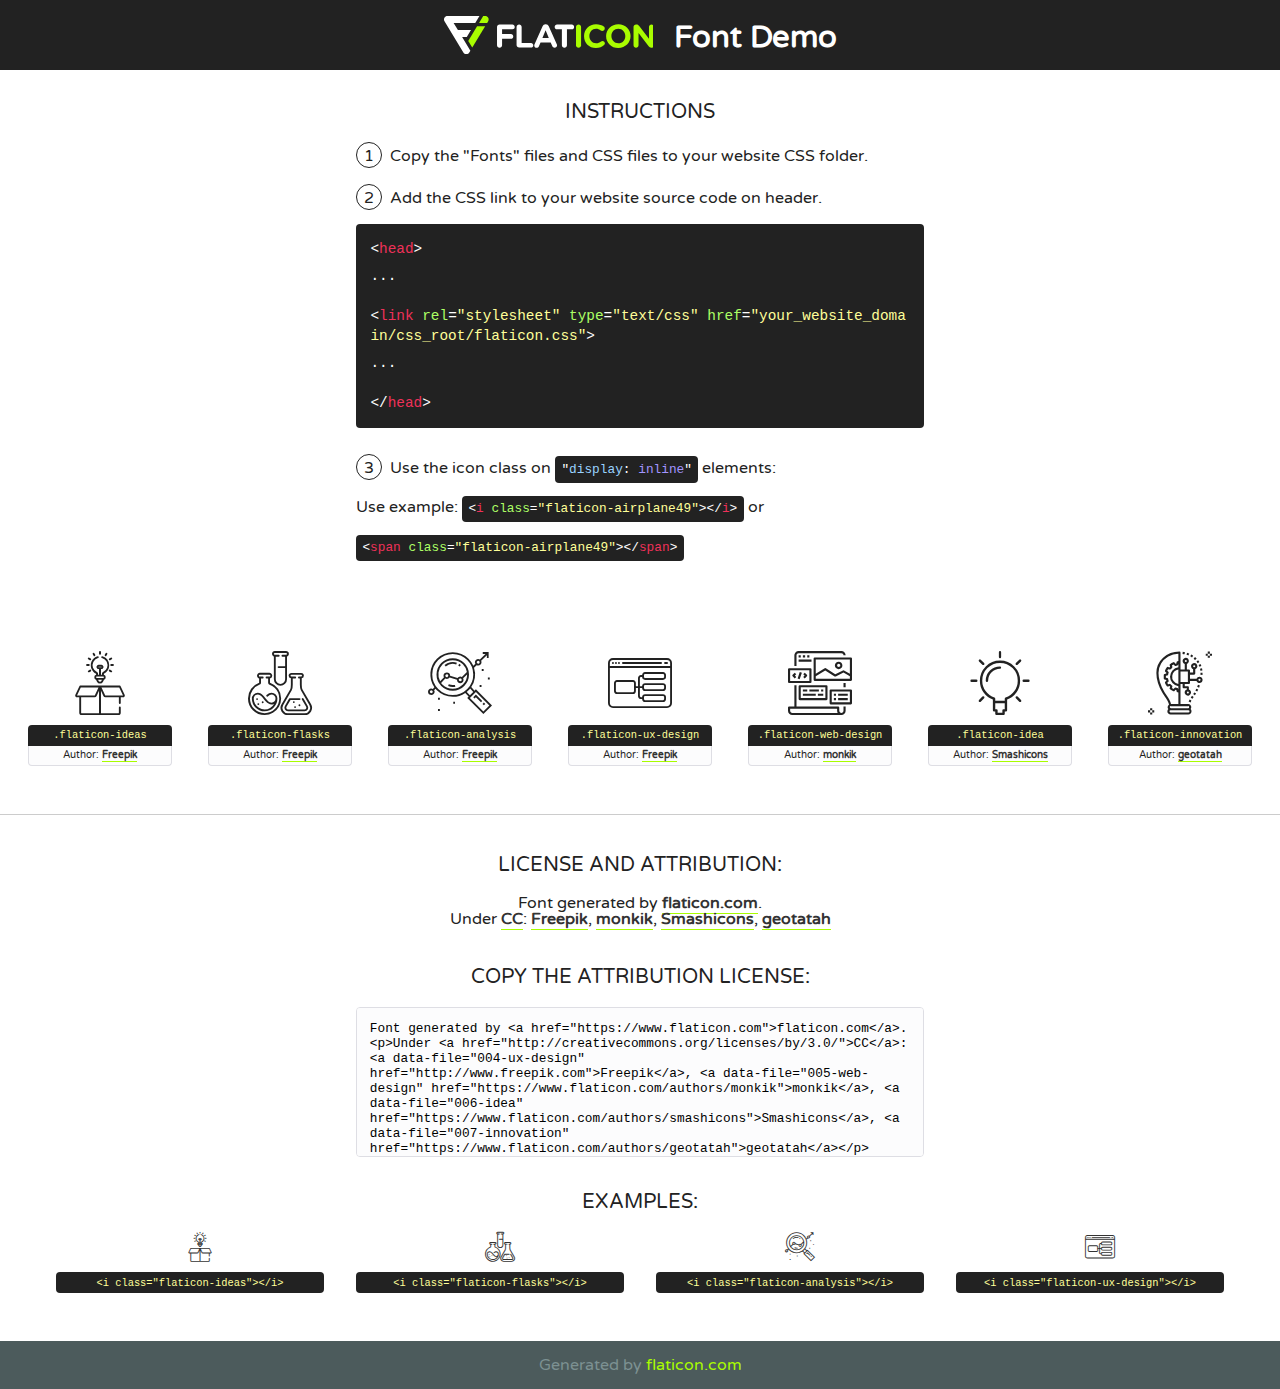
<file: fonts/flaticon/font/flaticon.html>
<!DOCTYPE html>
<!--
  Flaticon icon font: Flaticon
  Creation date: 20/03/2019 02:18
-->
<html>
<!DOCTYPE html>
<html>

<head>
    <title>Flaticon WebFont</title>
    <link href="http://fonts.googleapis.com/css?family=Varela+Round" rel="stylesheet" type="text/css" />
    <link rel="stylesheet" type="text/css" href="flaticon.css">
    <meta charset="UTF-8">
    <style>
    html, body, div, span, applet, object, iframe,
    h1, h2, h3, h4, h5, h6, p, blockquote, pre,
    a, abbr, acronym, address, big, cite, code,
    del, dfn, em, img, ins, kbd, q, s, samp,
    small, strike, strong, sub, sup, tt, var,
    b, u, i, center,
    dl, dt, dd, ol, ul, li,
    fieldset, form, label, legend,
    table, caption, tbody, tfoot, thead, tr, th, td,
    article, aside, canvas, details, embed, 
    figure, figcaption, footer, header, hgroup, 
    menu, nav, output, ruby, section, summary,
    time, mark, audio, video {
        margin: 0;
        padding: 0;
        border: 0;
        font-size: 100%;
        font: inherit;
        vertical-align: baseline;
    }
    /* HTML5 display-role reset for older browsers */
    article, aside, details, figcaption, figure, 
    footer, header, hgroup, menu, nav, section {
        display: block;
    }
    body {
        line-height: 1;
    }
    ol, ul {
        list-style: none;
    }
    blockquote, q {
        quotes: none;
    }
    blockquote:before, blockquote:after,
    q:before, q:after {
        content: '';
        content: none;
    }
    table {
        border-collapse: collapse;
        border-spacing: 0;
    }
    body {
        font-family: 'Varela Round', Helvetica, Arial, sans-serif;
        font-size: 16px;
        color: #222;
    }
    a {
        color: #333;
        border-bottom: 1px solid #a9fd00;
        font-weight: bold;
        text-decoration: none;
    }
    * {
        -moz-box-sizing: border-box;
        -webkit-box-sizing: border-box;
        box-sizing: border-box;
        margin: 0;
        padding: 0;
    }
    [class^="flaticon-"]:before, [class*=" flaticon-"]:before, [class^="flaticon-"]:after, [class*=" flaticon-"]:after {
        font-family: Flaticon;
        font-size: 30px;
        font-style: normal;
        margin-left: 20px;
        color: #333;
    }
    .wrapper {
        max-width: 600px;
        margin: auto;
        padding: 0 1em;
    }
    .title {
        font-size: 1.25em;
        text-align: center;
        margin-bottom: 1em;
        text-transform: uppercase;
    }
    header {
        text-align: center;
        background-color: #222;
        color: #fff;
        padding: 1em;
    }
    header .logo {
        width: 210px;
        height: 38px;
        display: inline-block;
        vertical-align: middle;
        margin-right: 1em;
        border: none;
    }
    header strong {
        font-size: 1.95em;
        font-weight: bold;
        vertical-align: middle;
        margin-top: 5px;
        display: inline-block;
    }
    .demo {
        margin: 2em auto;
        line-height: 1.25em;
    }
    .demo ul li {
        margin-bottom: 1em;
    }
    .demo ul li .num {
        color: #222;
        border-radius: 20px;
        display: inline-block;
        width: 26px;
        padding: 3px;
        height: 26px;
        text-align: center;
        margin-right: 0.5em;
        border: 1px solid #222;
    }
    .demo ul li code {
        background-color: #222;
        border-radius: 4px;
        padding: 0.25em 0.5em;
        display: inline-block;
        color: #fff;
        font-family: Consolas,Monaco,Lucida Console,Liberation Mono,DejaVu Sans Mono,Bitstream Vera Sans Mono,Courier New, monospace;
        font-weight: lighter;
        margin-top: 1em;
        font-size: 0.8em;
        word-break: break-all;
    }
    .demo ul li code.big {
        padding: 1em;
        font-size: 0.9em;
    }
    .demo ul li code .red {
        color: #EF3159;
    }
    .demo ul li code .green {
        color: #ACFF65;
    }
    .demo ul li code .yellow {
        color: #FFFF99;
    }
    .demo ul li code .blue {
        color: #99D3FF;
    }
    .demo ul li code .purple {
        color: #A295FF;
    }
    .demo ul li code .dots {
        margin-top: 0.5em;
        display: block;
    }
    #glyphs {
        border-bottom: 1px solid #ccc;
        padding: 2em 0;
        text-align: center;
    }
    .glyph {
        display: inline-block;
        width: 9em;
        margin: 1em;
        text-align: center;
        vertical-align: top;
        background: #FFF;
    }
    .glyph .glyph-icon {
        padding: 10px;
        display: block;
        font-family:"Flaticon";
        font-size: 64px;
        line-height: 1;
    }
    .glyph .glyph-icon:before {
        font-size: 64px;
        color: #222;
        margin-left: 0;
    }
    .class-name {
        font-size: 0.65em;
        background-color: #222;
        color: #fff;
        border-radius: 4px 4px 0 0;
        padding: 0.5em;
        color: #FFFF99;
        font-family: Consolas,Monaco,Lucida Console,Liberation Mono,DejaVu Sans Mono,Bitstream Vera Sans Mono,Courier New, monospace;
    }
    .author-name {
        font-size: 0.6em;
        background-color: #fcfcfd;
        border: 1px solid #DEDEE4;
        border-top: 0;
        border-radius: 0 0 4px 4px;
        padding: 0.5em;
    }
    .class-name:last-child {
        font-size: 10px;
        color:#888;
    }
    .class-name:last-child a {
        font-size: 10px;
        color:#555;
    }
    .class-name:last-child a:hover {
        color:#a9fd00;
    }
    .glyph > input {
        display: block;
        width: 100px;
        margin: 5px auto;
        text-align: center;
        font-size: 12px;
        cursor: text;
    }
    .glyph > input.icon-input {
        font-family:"Flaticon";
        font-size: 16px;
        margin-bottom: 10px;
    }
    .attribution .title {
        margin-top: 2em;
    }
    .attribution textarea {
        background-color: #fcfcfd;
        padding: 1em;
        border: none;
        box-shadow: none;
        border: 1px solid #DEDEE4;
        border-radius: 4px;
        resize: none;
        width: 100%;
        height: 150px;
        font-size: 0.8em;
        font-family: Consolas,Monaco,Lucida Console,Liberation Mono,DejaVu Sans Mono,Bitstream Vera Sans Mono,Courier New, monospace;
        -webkit-appearance: none;
    }
    .iconsuse {
        margin: 2em auto;
        text-align: center;
        max-width: 1200px;
    }
    .iconsuse:after {
        content: '';
        display: table;
        clear: both;
    }
    .iconsuse .image {
        float: left;
        width: 25%;
        padding: 0 1em;
    }
    .iconsuse .image p {
        margin-bottom: 1em;
    }
    .iconsuse .image span {
        display: block;
        font-size: 0.65em;
        background-color: #222;
        color: #fff;
        border-radius: 4px;
        padding: 0.5em;
        color: #FFFF99;
        margin-top: 1em;
        font-family: Consolas,Monaco,Lucida Console,Liberation Mono,DejaVu Sans Mono,Bitstream Vera Sans Mono,Courier New, monospace;
    }
    #footer {
        text-align: center;
        background-color: #4C5B5C;
        color: #7c9192;
        padding: 1em;
    }
    #footer a {
        border: none;
        color: #a9fd00;
        font-weight: normal;
    }
    @media (max-width: 960px) {
        .iconsuse .image {
            width: 50%;
        }
    }
    @media (max-width: 560px) {
        .iconsuse .image {
            width: 100%;
        }
    }
    </style>
</head>

<body class="characters-off">

    <header>
        <a href="https://www.flaticon.com" target="_blank" class="logo">
            <svg version="1.1" xmlns="http://www.w3.org/2000/svg" xmlns:xlink="http://www.w3.org/1999/xlink" xmlns:a="http://ns.adobe.com/AdobeSVGViewerExtensions/3.0/" viewBox="0 0 560.875 102.036" enable-background="new 0 0 560.875 102.036" xml:space="preserve">
                <defs>
                </defs>
                <g>
                    <g class="letters">
                        <path fill="#ffffff" d="M141.596,29.675c0-3.777,2.985-6.767,6.764-6.767h34.438c3.426,0,6.15,2.728,6.15,6.15
                        c0,3.43-2.724,6.149-6.15,6.149h-27.674v13.091h23.719c3.429,0,6.151,2.724,6.151,6.15c0,3.43-2.723,6.149-6.151,6.149h-23.719
                        v17.574c0,3.773-2.986,6.761-6.764,6.761c-3.779,0-6.764-2.989-6.764-6.761V29.675z"></path>
                        <path fill="#ffffff" d="M193.844,29.149c0-3.781,2.985-6.767,6.764-6.767c3.776,0,6.763,2.985,6.763,6.767v42.957h25.039
                        c3.426,0,6.149,2.726,6.149,6.153c0,3.425-2.723,6.15-6.149,6.15h-31.802c-3.779,0-6.764-2.986-6.764-6.768V29.149z"></path>
                        <path fill="#ffffff" d="M241.891,75.71l21.438-48.407c1.492-3.341,4.215-5.357,7.906-5.357h0.792
                        c3.686,0,6.323,2.017,7.815,5.357l21.439,48.407c0.436,0.967,0.701,1.845,0.701,2.723c0,3.602-2.809,6.501-6.414,6.501
                        c-3.161,0-5.269-1.845-6.499-4.655l-4.132-9.661h-27.059l-4.301,10.102c-1.144,2.631-3.426,4.214-6.237,4.214
                        c-3.517,0-6.24-2.81-6.24-6.325C241.1,77.64,241.451,76.677,241.891,75.71z M279.932,58.666l-8.521-20.297l-8.526,20.297H279.932
                        z"></path>
                        <path fill="#ffffff" d="M314.864,35.387H301.86c-3.429,0-6.239-2.813-6.239-6.238c0-3.429,2.811-6.24,6.239-6.24h39.533
                        c3.426,0,6.237,2.811,6.237,6.24c0,3.425-2.811,6.238-6.237,6.238h-13.001v42.785c0,3.773-2.99,6.761-6.764,6.761
                        c-3.779,0-6.764-2.989-6.764-6.761V35.387z"></path>
                        <path fill="#A9FD00" d="M352.615,29.149c0-3.781,2.985-6.767,6.767-6.767c3.774,0,6.761,2.985,6.761,6.767v49.024
                        c0,3.773-2.987,6.761-6.761,6.761c-3.781,0-6.767-2.989-6.767-6.761V29.149z"></path>
                        <path fill="#A9FD00" d="M374.132,53.836v-0.179c0-17.481,13.178-31.801,32.065-31.801c9.22,0,15.459,2.458,20.557,6.238
                        c1.402,1.054,2.637,2.985,2.637,5.357c0,3.692-2.985,6.59-6.681,6.59c-1.845,0-3.071-0.702-4.044-1.319
                        c-3.776-2.813-7.729-4.393-12.562-4.393c-10.364,0-17.831,8.611-17.831,19.154v0.173c0,10.542,7.291,19.329,17.831,19.329
                        c5.715,0,9.492-1.756,13.359-4.834c1.049-0.874,2.458-1.491,4.039-1.491c3.429,0,6.325,2.813,6.325,6.236
                        c0,2.106-1.056,3.78-2.282,4.834c-5.539,4.834-12.036,7.733-21.878,7.733C387.572,85.464,374.132,71.493,374.132,53.836z"></path>
                        <path fill="#A9FD00" d="M433.009,53.836v-0.179c0-17.481,13.79-31.801,32.766-31.801c18.981,0,32.592,14.143,32.592,31.628v0.173
                        c0,17.483-13.785,31.807-32.769,31.807C446.625,85.464,433.009,71.32,433.009,53.836z M484.224,53.836v-0.179
                        c0-10.539-7.725-19.326-18.626-19.326c-10.893,0-18.449,8.611-18.449,19.154v0.173c0,10.542,7.73,19.329,18.626,19.329
                        C476.676,72.986,484.224,64.378,484.224,53.836z"></path>
                        <path fill="#A9FD00" d="M506.233,29.321c0-3.774,2.99-6.763,6.767-6.763h1.401c3.252,0,5.183,1.583,7.029,3.953l26.093,34.265
                        V29.059c0-3.692,2.99-6.677,6.681-6.677c3.683,0,6.671,2.985,6.671,6.677v48.934c0,3.78-2.987,6.765-6.764,6.765h-0.436
                        c-3.257,0-5.188-1.581-7.034-3.953l-27.056-35.492v32.944c0,3.687-2.985,6.676-6.678,6.676c-3.683,0-6.673-2.989-6.673-6.676
                        V29.321z"></path>
                    </g>
                    <g class="insignia">
                        <path fill="#ffffff" d="M48.372,56.137h12.517l11.156-18.537H37.186L25.688,18.539h57.825L94.668,0H9.271
                        C5.925,0,2.842,1.801,1.198,4.716c-1.644,2.907-1.593,6.482,0.134,9.343l50.38,83.501c1.678,2.781,4.689,4.476,7.938,4.476
                        c3.246,0,6.257-1.695,7.935-4.476l2.898-4.804L48.372,56.137z"></path>
                        <g class="i">
                            <path fill="#A9FD00" d="M93.575,18.539h0.031v0.004l21.652,0.004l2.705-4.488c1.727-2.861,1.778-6.436,0.133-9.343
                            C116.454,1.801,113.371,0,110.026,0h-5.294L93.575,18.539z"></path>
                            <polygon fill="#A9FD00" points="88.291,27.356 64.725,66.486 75.519,84.404 109.942,27.356"></polygon>
                        </g>
                    </g>
                </g>
            </svg>
        </a>
        <strong>Font Demo</strong>
    </header>


    <section class="demo wrapper">

        <p class="title">Instructions</p>

        <ul>
            <li>
                <span class="num">1</span>Copy the "Fonts" files and CSS files to your website CSS folder.
            </li>
            <li>
                <span class="num">2</span>Add the CSS link to your website source code on header.
                <code class="big">
                    &lt;<span class="red">head</span>&gt;
                    <br/><span class="dots">...</span>
                    <br/>&lt;<span class="red">link</span> <span class="green">rel</span>=<span class="yellow">"stylesheet"</span> <span class="green">type</span>=<span class="yellow">"text/css"</span> <span class="green">href</span>=<span class="yellow">"your_website_domain/css_root/flaticon.css"</span>&gt;
                    <br/><span class="dots">...</span>
                    <br/>&lt;/<span class="red">head</span>&gt;
                </code>
            </li>

            <li>
                <p>
                    <span class="num">3</span>Use the icon class on <code>"<span class="blue">display</span>:<span class="purple"> inline</span>"</code> elements:
                    <br />
                    Use example: <code>&lt;<span class="red">i</span> <span class="green">class</span>=<span class="yellow">&quot;flaticon-airplane49&quot;</span>&gt;&lt;/<span class="red">i</span>&gt;</code> or <code>&lt;<span class="red">span</span> <span class="green">class</span>=<span class="yellow">&quot;flaticon-airplane49&quot;</span>&gt;&lt;/<span class="red">span</span>&gt;</code>
            </li>
        </ul>

    </section>




   <section id="glyphs">          
    
      
        <div class="glyph"><div class="glyph-icon flaticon-ideas"></div>
            <div class="class-name">.flaticon-ideas</div>
            <div class="author-name">Author: <a data-file="001-ideas" href="http://www.freepik.com">Freepik</a> </div> 
        </div>        
        
        <div class="glyph"><div class="glyph-icon flaticon-flasks"></div>
            <div class="class-name">.flaticon-flasks</div>
            <div class="author-name">Author: <a data-file="002-flasks" href="http://www.freepik.com">Freepik</a> </div> 
        </div>        
        
        <div class="glyph"><div class="glyph-icon flaticon-analysis"></div>
            <div class="class-name">.flaticon-analysis</div>
            <div class="author-name">Author: <a data-file="003-analysis" href="http://www.freepik.com">Freepik</a> </div> 
        </div>        
        
        <div class="glyph"><div class="glyph-icon flaticon-ux-design"></div>
            <div class="class-name">.flaticon-ux-design</div>
            <div class="author-name">Author: <a data-file="004-ux-design" href="http://www.freepik.com">Freepik</a> </div> 
        </div>        
        
        <div class="glyph"><div class="glyph-icon flaticon-web-design"></div>
            <div class="class-name">.flaticon-web-design</div>
            <div class="author-name">Author: <a data-file="005-web-design" href="https://www.flaticon.com/authors/monkik">monkik</a> </div> 
        </div>        
        
        <div class="glyph"><div class="glyph-icon flaticon-idea"></div>
            <div class="class-name">.flaticon-idea</div>
            <div class="author-name">Author: <a data-file="006-idea" href="https://www.flaticon.com/authors/smashicons">Smashicons</a> </div> 
        </div>        
        
        <div class="glyph"><div class="glyph-icon flaticon-innovation"></div>
            <div class="class-name">.flaticon-innovation</div>
            <div class="author-name">Author: <a data-file="007-innovation" href="https://www.flaticon.com/authors/geotatah">geotatah</a> </div> 
        </div>        
        

    </section>



    <section class="attribution wrapper"   style="text-align:center;">

      <div class="title">License and attribution:</div><div class="attrDiv">Font generated by <a href="https://www.flaticon.com">flaticon.com</a>. <div><p>Under <a href="http://creativecommons.org/licenses/by/3.0/">CC</a>: <a data-file="004-ux-design" href="http://www.freepik.com">Freepik</a>, <a data-file="005-web-design" href="https://www.flaticon.com/authors/monkik">monkik</a>, <a data-file="006-idea" href="https://www.flaticon.com/authors/smashicons">Smashicons</a>, <a data-file="007-innovation" href="https://www.flaticon.com/authors/geotatah">geotatah</a></p>  </div>
      </div>
      <div class="title">Copy the Attribution License:</div>

    <textarea onclick="this.focus();this.select();">Font generated by &lt;a href=&quot;https://www.flaticon.com&quot;&gt;flaticon.com&lt;/a&gt;. <p>Under <a href="http://creativecommons.org/licenses/by/3.0/">CC</a>: <a data-file="004-ux-design" href="http://www.freepik.com">Freepik</a>, <a data-file="005-web-design" href="https://www.flaticon.com/authors/monkik">monkik</a>, <a data-file="006-idea" href="https://www.flaticon.com/authors/smashicons">Smashicons</a>, <a data-file="007-innovation" href="https://www.flaticon.com/authors/geotatah">geotatah</a></p>  
     </textarea>

    </section>

    <section class="iconsuse">

          <div class="title">Examples:</div>            
             
            <div class="image">
                <p>
                    <i class="glyph-icon flaticon-ideas"></i> 
                    <span>&lt;i class=&quot;flaticon-ideas&quot;&gt;&lt;/i&gt;</span>
                </p>
            </div>
            
            <div class="image">
                <p>
                    <i class="glyph-icon flaticon-flasks"></i> 
                    <span>&lt;i class=&quot;flaticon-flasks&quot;&gt;&lt;/i&gt;</span>
                </p>
            </div>
            
            <div class="image">
                <p>
                    <i class="glyph-icon flaticon-analysis"></i> 
                    <span>&lt;i class=&quot;flaticon-analysis&quot;&gt;&lt;/i&gt;</span>
                </p>
            </div>
            
            <div class="image">
                <p>
                    <i class="glyph-icon flaticon-ux-design"></i> 
                    <span>&lt;i class=&quot;flaticon-ux-design&quot;&gt;&lt;/i&gt;</span>
                </p>
            </div>
                       
        </div>
                            
    </section>

<div id="footer">
    <div>Generated by <a href="https://www.flaticon.com">flaticon.com</a>
    </div>
</div>



</body>
</html>
</file>
<file: vendors/linericon/style.css>
@font-face {
	font-family: 'Linearicons-Free';
	src:url('fonts/Linearicons-Free.eot?w118d');
	src:url('fonts/Linearicons-Free.eot?#iefixw118d') format('embedded-opentype'),
		url('fonts/Linearicons-Free.woff2?w118d') format('woff2'),
		url('fonts/Linearicons-Free.woff?w118d') format('woff'),
		url('fonts/Linearicons-Free.ttf?w118d') format('truetype'),
		url('fonts/Linearicons-Free.svg?w118d#Linearicons-Free') format('svg');
	font-weight: normal;
	font-style: normal;
}

.lnr {
	font-family: 'Linearicons-Free';
	speak: none;
	font-style: normal;
	font-weight: normal;
	font-variant: normal;
	text-transform: none;
	line-height: 1;

	/* Better Font Rendering =========== */
	-webkit-font-smoothing: antialiased;
	-moz-osx-font-smoothing: grayscale;
}

.lnr-home:before {
	content: "\e800";
}
.lnr-apartment:before {
	content: "\e801";
}
.lnr-pencil:before {
	content: "\e802";
}
.lnr-magic-wand:before {
	content: "\e803";
}
.lnr-drop:before {
	content: "\e804";
}
.lnr-lighter:before {
	content: "\e805";
}
.lnr-poop:before {
	content: "\e806";
}
.lnr-sun:before {
	content: "\e807";
}
.lnr-moon:before {
	content: "\e808";
}
.lnr-cloud:before {
	content: "\e809";
}
.lnr-cloud-upload:before {
	content: "\e80a";
}
.lnr-cloud-download:before {
	content: "\e80b";
}
.lnr-cloud-sync:before {
	content: "\e80c";
}
.lnr-cloud-check:before {
	content: "\e80d";
}
.lnr-database:before {
	content: "\e80e";
}
.lnr-lock:before {
	content: "\e80f";
}
.lnr-cog:before {
	content: "\e810";
}
.lnr-trash:before {
	content: "\e811";
}
.lnr-dice:before {
	content: "\e812";
}
.lnr-heart:before {
	content: "\e813";
}
.lnr-star:before {
	content: "\e814";
}
.lnr-star-half:before {
	content: "\e815";
}
.lnr-star-empty:before {
	content: "\e816";
}
.lnr-flag:before {
	content: "\e817";
}
.lnr-envelope:before {
	content: "\e818";
}
.lnr-paperclip:before {
	content: "\e819";
}
.lnr-inbox:before {
	content: "\e81a";
}
.lnr-eye:before {
	content: "\e81b";
}
.lnr-printer:before {
	content: "\e81c";
}
.lnr-file-empty:before {
	content: "\e81d";
}
.lnr-file-add:before {
	content: "\e81e";
}
.lnr-enter:before {
	content: "\e81f";
}
.lnr-exit:before {
	content: "\e820";
}
.lnr-graduation-hat:before {
	content: "\e821";
}
.lnr-license:before {
	content: "\e822";
}
.lnr-music-note:before {
	content: "\e823";
}
.lnr-film-play:before {
	content: "\e824";
}
.lnr-camera-video:before {
	content: "\e825";
}
.lnr-camera:before {
	content: "\e826";
}
.lnr-picture:before {
	content: "\e827";
}
.lnr-book:before {
	content: "\e828";
}
.lnr-bookmark:before {
	content: "\e829";
}
.lnr-user:before {
	content: "\e82a";
}
.lnr-users:before {
	content: "\e82b";
}
.lnr-shirt:before {
	content: "\e82c";
}
.lnr-store:before {
	content: "\e82d";
}
.lnr-cart:before {
	content: "\e82e";
}
.lnr-tag:before {
	content: "\e82f";
}
.lnr-phone-handset:before {
	content: "\e830";
}
.lnr-phone:before {
	content: "\e831";
}
.lnr-pushpin:before {
	content: "\e832";
}
.lnr-map-marker:before {
	content: "\e833";
}
.lnr-map:before {
	content: "\e834";
}
.lnr-location:before {
	content: "\e835";
}
.lnr-calendar-full:before {
	content: "\e836";
}
.lnr-keyboard:before {
	content: "\e837";
}
.lnr-spell-check:before {
	content: "\e838";
}
.lnr-screen:before {
	content: "\e839";
}
.lnr-smartphone:before {
	content: "\e83a";
}
.lnr-tablet:before {
	content: "\e83b";
}
.lnr-laptop:before {
	content: "\e83c";
}
.lnr-laptop-phone:before {
	content: "\e83d";
}
.lnr-power-switch:before {
	content: "\e83e";
}
.lnr-bubble:before {
	content: "\e83f";
}
.lnr-heart-pulse:before {
	content: "\e840";
}
.lnr-construction:before {
	content: "\e841";
}
.lnr-pie-chart:before {
	content: "\e842";
}
.lnr-chart-bars:before {
	content: "\e843";
}
.lnr-gift:before {
	content: "\e844";
}
.lnr-diamond:before {
	content: "\e845";
}
.lnr-linearicons:before {
	content: "\e846";
}
.lnr-dinner:before {
	content: "\e847";
}
.lnr-coffee-cup:before {
	content: "\e848";
}
.lnr-leaf:before {
	content: "\e849";
}
.lnr-paw:before {
	content: "\e84a";
}
.lnr-rocket:before {
	content: "\e84b";
}
.lnr-briefcase:before {
	content: "\e84c";
}
.lnr-bus:before {
	content: "\e84d";
}
.lnr-car:before {
	content: "\e84e";
}
.lnr-train:before {
	content: "\e84f";
}
.lnr-bicycle:before {
	content: "\e850";
}
.lnr-wheelchair:before {
	content: "\e851";
}
.lnr-select:before {
	content: "\e852";
}
.lnr-earth:before {
	content: "\e853";
}
.lnr-smile:before {
	content: "\e854";
}
.lnr-sad:before {
	content: "\e855";
}
.lnr-neutral:before {
	content: "\e856";
}
.lnr-mustache:before {
	content: "\e857";
}
.lnr-alarm:before {
	content: "\e858";
}
.lnr-bullhorn:before {
	content: "\e859";
}
.lnr-volume-high:before {
	content: "\e85a";
}
.lnr-volume-medium:before {
	content: "\e85b";
}
.lnr-volume-low:before {
	content: "\e85c";
}
.lnr-volume:before {
	content: "\e85d";
}
.lnr-mic:before {
	content: "\e85e";
}
.lnr-hourglass:before {
	content: "\e85f";
}
.lnr-undo:before {
	content: "\e860";
}
.lnr-redo:before {
	content: "\e861";
}
.lnr-sync:before {
	content: "\e862";
}
.lnr-history:before {
	content: "\e863";
}
.lnr-clock:before {
	content: "\e864";
}
.lnr-download:before {
	content: "\e865";
}
.lnr-upload:before {
	content: "\e866";
}
.lnr-enter-down:before {
	content: "\e867";
}
.lnr-exit-up:before {
	content: "\e868";
}
.lnr-bug:before {
	content: "\e869";
}
.lnr-code:before {
	content: "\e86a";
}
.lnr-link:before {
	content: "\e86b";
}
.lnr-unlink:before {
	content: "\e86c";
}
.lnr-thumbs-up:before {
	content: "\e86d";
}
.lnr-thumbs-down:before {
	content: "\e86e";
}
.lnr-magnifier:before {
	content: "\e86f";
}
.lnr-cross:before {
	content: "\e870";
}
.lnr-menu:before {
	content: "\e871";
}
.lnr-list:before {
	content: "\e872";
}
.lnr-chevron-up:before {
	content: "\e873";
}
.lnr-chevron-down:before {
	content: "\e874";
}
.lnr-chevron-left:before {
	content: "\e875";
}
.lnr-chevron-right:before {
	content: "\e876";
}
.lnr-arrow-up:before {
	content: "\e877";
}
.lnr-arrow-down:before {
	content: "\e878";
}
.lnr-arrow-left:before {
	content: "\e879";
}
.lnr-arrow-right:before {
	content: "\e87a";
}
.lnr-move:before {
	content: "\e87b";
}
.lnr-warning:before {
	content: "\e87c";
}
.lnr-question-circle:before {
	content: "\e87d";
}
.lnr-menu-circle:before {
	content: "\e87e";
}
.lnr-checkmark-circle:before {
	content: "\e87f";
}
.lnr-cross-circle:before {
	content: "\e880";
}
.lnr-plus-circle:before {
	content: "\e881";
}
.lnr-circle-minus:before {
	content: "\e882";
}
.lnr-arrow-up-circle:before {
	content: "\e883";
}
.lnr-arrow-down-circle:before {
	content: "\e884";
}
.lnr-arrow-left-circle:before {
	content: "\e885";
}
.lnr-arrow-right-circle:before {
	content: "\e886";
}
.lnr-chevron-up-circle:before {
	content: "\e887";
}
.lnr-chevron-down-circle:before {
	content: "\e888";
}
.lnr-chevron-left-circle:before {
	content: "\e889";
}
.lnr-chevron-right-circle:before {
	content: "\e88a";
}
.lnr-crop:before {
	content: "\e88b";
}
.lnr-frame-expand:before {
	content: "\e88c";
}
.lnr-frame-contract:before {
	content: "\e88d";
}
.lnr-layers:before {
	content: "\e88e";
}
.lnr-funnel:before {
	content: "\e88f";
}
.lnr-text-format:before {
	content: "\e890";
}
.lnr-text-format-remove:before {
	content: "\e891";
}
.lnr-text-size:before {
	content: "\e892";
}
.lnr-bold:before {
	content: "\e893";
}
.lnr-italic:before {
	content: "\e894";
}
.lnr-underline:before {
	content: "\e895";
}
.lnr-strikethrough:before {
	content: "\e896";
}
.lnr-highlight:before {
	content: "\e897";
}
.lnr-text-align-left:before {
	content: "\e898";
}
.lnr-text-align-center:before {
	content: "\e899";
}
.lnr-text-align-right:before {
	content: "\e89a";
}
.lnr-text-align-justify:before {
	content: "\e89b";
}
.lnr-line-spacing:before {
	content: "\e89c";
}
.lnr-indent-increase:before {
	content: "\e89d";
}
.lnr-indent-decrease:before {
	content: "\e89e";
}
.lnr-pilcrow:before {
	content: "\e89f";
}
.lnr-direction-ltr:before {
	content: "\e8a0";
}
.lnr-direction-rtl:before {
	content: "\e8a1";
}
.lnr-page-break:before {
	content: "\e8a2";
}
.lnr-sort-alpha-asc:before {
	content: "\e8a3";
}
.lnr-sort-amount-asc:before {
	content: "\e8a4";
}
.lnr-hand:before {
	content: "\e8a5";
}
.lnr-pointer-up:before {
	content: "\e8a6";
}
.lnr-pointer-right:before {
	content: "\e8a7";
}
.lnr-pointer-down:before {
	content: "\e8a8";
}
.lnr-pointer-left:before {
	content: "\e8a9";
}
</file>
<file: vendors/nice-select/css/nice-select.css>
.nice-select {
  -webkit-tap-highlight-color: transparent;
  background-color: #fff;
  border-radius: 5px;
  border: solid 1px #e8e8e8;
  box-sizing: border-box;
  clear: both;
  cursor: pointer;
  display: block;
  float: left;
  font-family: inherit;
  font-size: 14px;
  font-weight: normal;
  height: 42px;
  line-height: 40px;
  outline: none;
  padding-left: 18px;
  padding-right: 30px;
  position: relative;
  text-align: left !important;
  -webkit-transition: all 0.2s ease-in-out;
  transition: all 0.2s ease-in-out;
  -webkit-user-select: none;
     -moz-user-select: none;
      -ms-user-select: none;
          user-select: none;
  white-space: nowrap;
  width: auto; }
  .nice-select:hover {
    border-color: #dbdbdb; }
  .nice-select:active, .nice-select.open, .nice-select:focus {
    border-color: #999; }
  .nice-select:after {
    border-bottom: 2px solid #999;
    border-right: 2px solid #999;
    content: '';
    display: block;
    height: 5px;
    margin-top: -4px;
    pointer-events: none;
    position: absolute;
    right: 12px;
    top: 50%;
    -webkit-transform-origin: 66% 66%;
        -ms-transform-origin: 66% 66%;
            transform-origin: 66% 66%;
    -webkit-transform: rotate(45deg);
        -ms-transform: rotate(45deg);
            transform: rotate(45deg);
    -webkit-transition: all 0.15s ease-in-out;
    transition: all 0.15s ease-in-out;
    width: 5px; }
  .nice-select.open:after {
    -webkit-transform: rotate(-135deg);
        -ms-transform: rotate(-135deg);
            transform: rotate(-135deg); }
  .nice-select.open .list {
    opacity: 1;
    pointer-events: auto;
    -webkit-transform: scale(1) translateY(0);
        -ms-transform: scale(1) translateY(0);
            transform: scale(1) translateY(0); }
  .nice-select.disabled {
    border-color: #ededed;
    color: #999;
    pointer-events: none; }
    .nice-select.disabled:after {
      border-color: #cccccc; }
  .nice-select.wide {
    width: 100%; }
    .nice-select.wide .list {
      left: 0 !important;
      right: 0 !important; }
  .nice-select.right {
    float: right; }
    .nice-select.right .list {
      left: auto;
      right: 0; }
  .nice-select.small {
    font-size: 12px;
    height: 36px;
    line-height: 34px; }
    .nice-select.small:after {
      height: 4px;
      width: 4px; }
    .nice-select.small .option {
      line-height: 34px;
      min-height: 34px; }
  .nice-select .list {
    background-color: #fff;
    border-radius: 5px;
    box-shadow: 0 0 0 1px rgba(68, 68, 68, 0.11);
    box-sizing: border-box;
    margin-top: 4px;
    opacity: 0;
    overflow: hidden;
    padding: 0;
    pointer-events: none;
    position: absolute;
    top: 100%;
    left: 0;
    -webkit-transform-origin: 50% 0;
        -ms-transform-origin: 50% 0;
            transform-origin: 50% 0;
    -webkit-transform: scale(0.75) translateY(-21px);
        -ms-transform: scale(0.75) translateY(-21px);
            transform: scale(0.75) translateY(-21px);
    -webkit-transition: all 0.2s cubic-bezier(0.5, 0, 0, 1.25), opacity 0.15s ease-out;
    transition: all 0.2s cubic-bezier(0.5, 0, 0, 1.25), opacity 0.15s ease-out;
    z-index: 9; }
    .nice-select .list:hover .option:not(:hover) {
      background-color: transparent !important; }
  .nice-select .option {
    cursor: pointer;
    font-weight: 400;
    line-height: 40px;
    list-style: none;
    min-height: 40px;
    outline: none;
    padding-left: 18px;
    padding-right: 29px;
    text-align: left;
    -webkit-transition: all 0.2s;
    transition: all 0.2s; }
    .nice-select .option:hover, .nice-select .option.focus, .nice-select .option.selected.focus {
      background-color: #f6f6f6; }
    .nice-select .option.selected {
      font-weight: bold; }
    .nice-select .option.disabled {
      background-color: transparent;
      color: #999;
      cursor: default; }

.no-csspointerevents .nice-select .list {
  display: none; }

.no-csspointerevents .nice-select.open .list {
  display: block; }
</file>
<file: vendors/flaticon/flaticon.css>
/*
  	Flaticon icon font: Flaticon
  	Creation date: 26/06/2018 17:19
  	*/

@font-face {
  font-family: "Flaticon";
  src: url("./Flaticon.eot");
  src: url("./Flaticon.eot?#iefix") format("embedded-opentype"),
       url("./Flaticon.woff") format("woff"),
       url("./Flaticon.ttf") format("truetype"),
       url("./Flaticon.svg#Flaticon") format("svg");
  font-weight: normal;
  font-style: normal;
}

@media screen and (-webkit-min-device-pixel-ratio:0) {
  @font-face {
    font-family: "Flaticon";
    src: url("./Flaticon.svg#Flaticon") format("svg");
  }
}

[class^="flaticon-"]:before, [class*=" flaticon-"]:before,
[class^="flaticon-"]:after, [class*=" flaticon-"]:after {   
  font-family: Flaticon;
        font-size: 20px;
font-style: normal;
margin-left: 20px;
}

.flaticon-skyline:before { content: "\f100"; }
.flaticon-sketch:before { content: "\f101"; }
.flaticon-city:before { content: "\f102"; }
</file>
<file: css/style.css>
/*----------------------------------------------------
@File: Default Styles
@Author: Rocky Ahmed
@URL: http://wethemez.com
Author E-mail: rockybd1995@gmail.com

This file contains the styling for the actual theme, this
is the file you need to edit to change the look of the
theme.
---------------------------------------------------- */
/*=====================================================================
@Template Name: HostHub Construction 
@Author: Rocky Ahmed
@Developed By: Rocky Ahmed
@Developer URL: http://rocky.wethemez.com
Author E-mail: rockybd1995@gmail.com

@Default Styles

Table of Content:
01/ Variables
02/ predefin
03/ header
04/ button
05/ banner
06/ breadcrumb
07/ about
08/ team
09/ project 
10/ price 
11/ team 
12/ blog 
13/ video  
14/ features  
15/ career  
16/ contact 
17/ footer

=====================================================================*/
/*----------------------------------------------------*/
/*font Variables*/
/*Color Variables*/
/*=================== fonts ====================*/
@import url("https://fonts.googleapis.com/css?family=Heebo:300,400,500,700|Roboto:300,400,500,700");
/*---------------------------------------------------- */
/*----------------------------------------------------*/
.list {
  list-style: none;
  margin: 0px;
  padding: 0px; }

a {
  text-decoration: none;
  transition: all 0.3s ease-in-out; }
  a:hover, a:focus {
    text-decoration: none;
    outline: none; }

.row.m0 {
  margin: 0px; }

body {
  line-height: 26px;
  font-size: 16px;
  font-family: "Roboto", sans-serif;
  font-weight: normal;
  color: #777777; }

h1, h2, h3, h4, h5, h6 {
  font-family: "Heebo", sans-serif;
  font-weight: bold; }

button:focus {
  outline: none;
  box-shadow: none; }

.p_120 {
  padding-top: 120px;
  padding-bottom: 120px; }

.pad_top {
  padding-top: 120px; }

.pad_btm {
  padding-bottom: 120px; }

.mt-25 {
  margin-top: 25px; }

.p0 {
  padding-left: 0px;
  padding-right: 0px; }

@media (min-width: 1200px) {
  .container {
    max-width: 1170px; } }

@media (min-width: 1620px) {
  .box_1620 {
    max-width: 1650px;
    margin: auto; } }
.white_bg {
  background: #fff !important; }

/* Main Title Area css
============================================================================================ */
.main_title {
  text-align: center;
  margin-bottom: 75px; }
  .main_title h2 {
    font-family: "Heebo", sans-serif;
    font-size: 36px;
    color: #222222;
    font-weight: bold;
    margin-bottom: 15px;
    text-transform: uppercase; }
  .main_title p {
    font-size: 16px;
    font-family: "Roboto", sans-serif;
    line-height: 26px;
    color: #777777;
    margin-bottom: 0px;
    max-width: 570px;
    margin: auto; }
  .main_title.white h2 {
    color: #fff; }
  .main_title.white p {
    color: #fff;
    opacity: .6; }

/* End Main Title Area css
============================================================================================ */
/*---------------------------------------------------- */
/*----------------------------------------------------*/
.header_area {
  position: absolute;
  width: 100%;
  top: 0;
  left: 0;
  z-index: 99;
  transition: background 0.4s, all 0.3s linear; }
  .header_area .navbar {
    background: transparent;
    padding: 0px;
    border: 0px;
    border-radius: 0px; }
    .header_area .navbar .nav .nav-item {
      margin-right: 45px; }
      .header_area .navbar .nav .nav-item .nav-link {
        font: 500 12px/100px "Roboto", sans-serif;
        text-transform: uppercase;
        color: #222222;
        padding: 0px;
        display: inline-block; }
        .header_area .navbar .nav .nav-item .nav-link:after {
          display: none; }
      .header_area .navbar .nav .nav-item.submenu {
        position: relative; }
        .header_area .navbar .nav .nav-item.submenu ul {
          border: none;
          padding: 0px;
          border-radius: 0px;
          box-shadow: none;
          margin: 0px;
          background: #fff; }
          @media (min-width: 992px) {
            .header_area .navbar .nav .nav-item.submenu ul {
              position: absolute;
              top: 120%;
              left: 0px;
              min-width: 200px;
              text-align: left;
              opacity: 0;
              transition: all 300ms ease-in;
              visibility: hidden;
              display: block;
              border: none;
              padding: 0px;
              border-radius: 0px;
              box-shadow: 0px 10px 30px 0px rgba(0, 0, 0, 0.4); } }
          .header_area .navbar .nav .nav-item.submenu ul:before {
            content: "";
            width: 0;
            height: 0;
            border-style: solid;
            border-width: 10px 10px 0 10px;
            border-color: #eeeeee transparent transparent transparent;
            position: absolute;
            right: 24px;
            top: 45px;
            z-index: 3;
            opacity: 0;
            transition: all 400ms linear; }
          .header_area .navbar .nav .nav-item.submenu ul .nav-item {
            display: block;
            float: none;
            margin-right: 0px;
            border-bottom: 1px solid #ededed;
            margin-left: 0px;
            transition: all 0.4s linear; }
            .header_area .navbar .nav .nav-item.submenu ul .nav-item .nav-link {
              line-height: 45px;
              color: #222222;
              padding: 0px 30px;
              transition: all 150ms linear;
              display: block;
              margin-right: 0px; }
            .header_area .navbar .nav .nav-item.submenu ul .nav-item:last-child {
              border-bottom: none; }
            .header_area .navbar .nav .nav-item.submenu ul .nav-item:hover .nav-link {
              background: #8490ff;
              color: #fff; }
        @media (min-width: 992px) {
          .header_area .navbar .nav .nav-item.submenu:hover ul {
            visibility: visible;
            opacity: 1;
            top: 100%; } }
        .header_area .navbar .nav .nav-item.submenu:hover ul .nav-item {
          margin-top: 0px; }
      .header_area .navbar .nav .nav-item:last-child {
        margin-right: 0px; }
    .header_area .navbar .search {
      font-size: 12px;
      line-height: 60px;
      display: inline-block;
      color: #222222;
      margin-left: 80px; }
      .header_area .navbar .search i {
        font-weight: 600; }
  .header_area.navbar_fixed .main_menu {
    position: fixed;
    width: 100%;
    top: -70px;
    left: 0;
    right: 0;
    background: #fff;
    transform: translateY(70px);
    transition: transform 500ms ease, background 500ms ease;
    -webkit-transition: transform 500ms ease, background 500ms ease;
    box-shadow: 0px 3px 16px 0px rgba(0, 0, 0, 0.1); }
    .header_area.navbar_fixed .main_menu .navbar .nav .nav-item .nav-link {
      line-height: 70px; }
  @media (min-width: 992px) {
    .header_area.white_menu .navbar .navbar-brand img {
      display: none; }
      .header_area.white_menu .navbar .navbar-brand img + img {
        display: inline-block; } }
  @media (max-width: 991px) {
    .header_area.white_menu .navbar .navbar-brand img {
      display: inline-block; }
      .header_area.white_menu .navbar .navbar-brand img + img {
        display: none; } }
  .header_area.white_menu .navbar .nav .nav-item .nav-link {
    color: #fff; }
  .header_area.white_menu.navbar_fixed .main_menu .navbar .navbar-brand img {
    display: inline-block; }
    .header_area.white_menu.navbar_fixed .main_menu .navbar .navbar-brand img + img {
      display: none; }
  .header_area.white_menu.navbar_fixed .main_menu .navbar .nav .nav-item .nav-link {
    line-height: 70px;
    color: #222222; }

.top_menu {
  background: #ec9d5f; }
  .top_menu .float-left a {
    line-height: 40px;
    display: inline-block;
    color: #fff;
    font-family: "Roboto", sans-serif;
    text-transform: uppercase;
    font-size: 12px;
    margin-right: 50px;
    transition: all 300ms linear 0s; }
    .top_menu .float-left a:last-child {
      margin-right: 0px; }
    .top_menu .float-left a:hover {
      color: #8490ff; }
  .top_menu .float-right .pur_btn {
    background: #8490ff;
    color: #fff;
    font-family: "Roboto", sans-serif;
    line-height: 40px;
    display: block;
    padding: 0px 40px;
    font-weight: 500;
    font-size: 12px; }

/*---------------------------------------------------- */
/*----------------------------------------------------*/
/* Home Banner Area css
============================================================================================ */
.home_banner_area {
  z-index: 1;
  background: url(../img/banner/home-banner.jpg) no-repeat scroll center center;
  background-size: cover; }
  .home_banner_area .banner_inner {
    width: 100%; }
    .home_banner_area .banner_inner .home_left_img {
      padding-top: 195px; }
    .home_banner_area .banner_inner .col-lg-6 {
      vertical-align: middle;
      align-self: center; }
    .home_banner_area .banner_inner .banner_content {
      text-align: left;
      color: #222222; }
      .home_banner_area .banner_inner .banner_content h5 {
        font-size: 14px;
        font-family: "Roboto", sans-serif;
        text-transform: uppercase;
        letter-spacing: 2.1px;
        margin-bottom: 20px; }
      .home_banner_area .banner_inner .banner_content h2 {
        margin-top: 0px;
        font-size: 48px;
        font-weight: bold;
        font-family: "Heebo", sans-serif;
        line-height: 54px;
        text-transform: uppercase;
        margin-bottom: 20px; }
      .home_banner_area .banner_inner .banner_content p {
        color: #777777;
        font-family: "Roboto", sans-serif;
        max-width: 680px;
        font-size: 14px;
        line-height: 26px;
        margin: 0px auto 45px; }
      .home_banner_area .banner_inner .banner_content .banner_map_img {
        text-align: right; }

.blog_banner {
  min-height: 780px;
  position: relative;
  z-index: 1;
  overflow: hidden;
  margin-bottom: 0px; }
  .blog_banner .banner_inner {
    background: #04091e;
    position: relative;
    overflow: hidden;
    width: 100%;
    min-height: 780px;
    z-index: 1; }
    .blog_banner .banner_inner .overlay {
      background: url(../img/banner/banner-2.jpg) no-repeat scroll center center;
      opacity: .5;
      height: 125%;
      position: absolute;
      left: 0px;
      top: 0px;
      width: 100%;
      z-index: -1; }
    .blog_banner .banner_inner .blog_b_text {
      max-width: 700px;
      margin: auto;
      color: #fff;
      margin-top: 40px; }
      .blog_banner .banner_inner .blog_b_text h2 {
        font-size: 60px;
        font-weight: 500;
        font-family: "Roboto", sans-serif;
        line-height: 66px;
        margin-bottom: 15px; }
      .blog_banner .banner_inner .blog_b_text p {
        font-size: 16px;
        margin-bottom: 35px; }
      .blog_banner .banner_inner .blog_b_text .white_bg_btn {
        line-height: 42px;
        padding: 0px 45px; }

.banner_box {
  max-width: 1620px;
  margin: auto; }

.banner_area {
  position: relative;
  z-index: 1;
  min-height: 430px; }
  .banner_area .banner_inner {
    position: relative;
    overflow: hidden;
    width: 100%;
    min-height: 430px;
    background: #f9f9ff;
    z-index: 1; }
    .banner_area .banner_inner .banner_content {
      margin-top: 70px; }
      .banner_area .banner_inner .banner_content h2 {
        color: #222222;
        font-size: 36px;
        font-family: "Heebo", sans-serif;
        margin-bottom: 0px;
        text-transform: uppercase;
        font-weight: bold; }
      .banner_area .banner_inner .banner_content .page_link a {
        font-size: 14px;
        color: #777777;
        font-family: "Roboto", sans-serif;
        margin-right: 32px;
        position: relative; }
        .banner_area .banner_inner .banner_content .page_link a:before {
          content: "\e87a";
          font-family: 'Linearicons-Free';
          font-size: 14px;
          position: absolute;
          right: -25px;
          top: 54%;
          transform: translateY(-50%); }
        .banner_area .banner_inner .banner_content .page_link a:last-child {
          margin-right: 0px; }
          .banner_area .banner_inner .banner_content .page_link a:last-child:before {
            display: none; }

/* End Home Banner Area css
============================================================================================ */
/*---------------------------------------------------- */
/*----------------------------------------------------*/
/* Latest Blog Area css
============================================================================================ */
.l_blog_item .l_blog_text .date {
  margin-top: 24px;
  margin-bottom: 15px; }
  .l_blog_item .l_blog_text .date a {
    color: #777777;
    font-size: 12px;
    font-family: "Roboto", sans-serif; }
.l_blog_item .l_blog_text h4 {
  font-size: 21px;
  color: #222222;
  margin-bottom: 20px;
  transition: all 300ms linear 0s;
  font-family: "Heebo", sans-serif;
  font-weight: bold;
  text-transform: uppercase;
  max-width: 300px; }
  .l_blog_item .l_blog_text h4:hover {
    color: #8490ff; }
.l_blog_item .l_blog_text p {
  margin-bottom: 0px;
  font-size: 14px;
  font-family: "Roboto", sans-serif; }

/* End Latest Blog Area css
============================================================================================ */
/* Causes Area css
============================================================================================ */
.causes_slider .owl-dots {
  text-align: center;
  margin-top: 80px; }
  .causes_slider .owl-dots .owl-dot {
    height: 14px;
    width: 14px;
    background: #eeeeee;
    display: inline-block;
    margin-right: 7px; }
    .causes_slider .owl-dots .owl-dot:last-child {
      margin-right: 0px; }
    .causes_slider .owl-dots .owl-dot.active {
      background: #8490ff; }

.causes_item {
  background: #fff; }
  .causes_item .causes_img {
    position: relative; }
    .causes_item .causes_img .c_parcent {
      position: absolute;
      bottom: 0px;
      width: 100%;
      left: 0px;
      height: 3px;
      background: rgba(255, 255, 255, 0.5); }
      .causes_item .causes_img .c_parcent span {
        width: 70%;
        height: 3px;
        background: #8490ff;
        position: absolute;
        left: 0px;
        bottom: 0px; }
        .causes_item .causes_img .c_parcent span:before {
          content: "75%";
          position: absolute;
          right: -10px;
          bottom: 0px;
          background: #8490ff;
          color: #fff;
          padding: 0px 5px; }
  .causes_item .causes_text {
    padding: 30px 35px 40px 30px; }
    .causes_item .causes_text h4 {
      color: #222222;
      font-family: "Roboto", sans-serif;
      font-size: 18px;
      font-weight: 600;
      margin-bottom: 15px;
      cursor: pointer; }
      .causes_item .causes_text h4:hover {
        color: #8490ff; }
    .causes_item .causes_text p {
      font-size: 14px;
      line-height: 24px;
      color: #777777;
      font-weight: 300;
      margin-bottom: 0px; }
  .causes_item .causes_bottom a {
    width: 50%;
    border: 1px solid #8490ff;
    text-align: center;
    float: left;
    line-height: 50px;
    background: #8490ff;
    color: #fff;
    font-family: "Roboto", sans-serif;
    font-size: 14px;
    font-weight: 500; }
    .causes_item .causes_bottom a + a {
      border-color: #eeeeee;
      background: #fff;
      font-size: 14px;
      color: #222222; }

/* End Causes Area css
============================================================================================ */
/*================= latest_blog_area css =============*/
.single-recent-blog-post {
  margin-bottom: 30px; }
  .single-recent-blog-post .thumb {
    overflow: hidden; }
    .single-recent-blog-post .thumb img {
      transition: all 0.7s linear; }
  .single-recent-blog-post .details {
    padding-top: 30px; }
    .single-recent-blog-post .details .sec_h4 {
      line-height: 24px;
      padding: 10px 0px 13px;
      transition: all 0.3s linear; }
      .single-recent-blog-post .details .sec_h4:hover {
        color: #777777; }
  .single-recent-blog-post .date {
    font-size: 14px;
    line-height: 24px;
    font-weight: 400; }
  .single-recent-blog-post:hover img {
    transform: scale(1.23) rotate(10deg); }

.tags .tag_btn {
  font-size: 12px;
  font-weight: 500;
  line-height: 20px;
  border: 1px solid #eeeeee;
  display: inline-block;
  padding: 1px 18px;
  text-align: center;
  color: #222222; }
  .tags .tag_btn:before {
    background: #8490ff; }
  .tags .tag_btn + .tag_btn {
    margin-left: 2px; }

/*========= blog_categorie_area css ===========*/
.blog_categorie_area {
  padding-top: 80px;
  padding-bottom: 80px; }

.categories_post {
  position: relative;
  text-align: center;
  cursor: pointer; }
  .categories_post img {
    max-width: 100%; }
  .categories_post .categories_details {
    position: absolute;
    top: 20px;
    left: 20px;
    right: 20px;
    bottom: 20px;
    background: rgba(34, 34, 34, 0.8);
    color: #fff;
    transition: all 0.3s linear;
    display: flex;
    align-items: center;
    justify-content: center; }
    .categories_post .categories_details h5 {
      margin-bottom: 0px;
      font-size: 18px;
      line-height: 26px;
      text-transform: uppercase;
      color: #fff;
      position: relative; }
    .categories_post .categories_details p {
      font-weight: 300;
      font-size: 14px;
      line-height: 26px;
      margin-bottom: 0px; }
    .categories_post .categories_details .border_line {
      margin: 10px 0px;
      background: #fff;
      width: 100%;
      height: 1px; }
  .categories_post:hover .categories_details {
    background: rgba(56, 152, 248, 0.85); }

/*============ blog_left_sidebar css ==============*/
.blog_item {
  margin-bottom: 40px; }

.blog_info {
  padding-top: 30px; }
  .blog_info .post_tag {
    padding-bottom: 20px; }
    .blog_info .post_tag a {
      font: 300 14px/21px "Roboto", sans-serif;
      color: #222222; }
      .blog_info .post_tag a:hover {
        color: #777777; }
      .blog_info .post_tag a.active {
        color: #8490ff; }
  .blog_info .blog_meta li a {
    font: 300 14px/20px "Roboto", sans-serif;
    color: #777777;
    vertical-align: middle;
    padding-bottom: 12px;
    display: inline-block; }
    .blog_info .blog_meta li a i {
      color: #222222;
      font-size: 16px;
      font-weight: 600;
      padding-left: 15px;
      line-height: 20px;
      vertical-align: middle; }
    .blog_info .blog_meta li a:hover {
      color: #8490ff; }

.blog_post img {
  max-width: 100%; }

.blog_details {
  padding-top: 20px; }
  .blog_details h2 {
    font-size: 24px;
    line-height: 36px;
    color: #222222;
    font-weight: 600;
    transition: all 0.3s linear; }
    .blog_details h2:hover {
      color: #8490ff; }
  .blog_details p {
    margin-bottom: 26px; }

.view_btn {
  font-size: 14px;
  line-height: 36px;
  display: inline-block;
  color: #222222;
  font-weight: 500;
  padding: 0px 30px;
  background: #fff; }

.blog_right_sidebar {
  border: 1px solid #eeeeee;
  background: #fafaff;
  padding: 30px; }
  .blog_right_sidebar .widget_title {
    font-size: 18px;
    line-height: 25px;
    background: #8490ff;
    text-align: center;
    color: #fff;
    padding: 8px 0px;
    margin-bottom: 30px; }
  .blog_right_sidebar .search_widget .input-group .form-control {
    font-size: 14px;
    line-height: 29px;
    border: 0px;
    width: 100%;
    font-weight: 300;
    color: #fff;
    padding-left: 20px;
    border-radius: 45px;
    z-index: 0;
    background: #8490ff; }
    .blog_right_sidebar .search_widget .input-group .form-control.placeholder {
      color: #fff; }
    .blog_right_sidebar .search_widget .input-group .form-control:-moz-placeholder {
      color: #fff; }
    .blog_right_sidebar .search_widget .input-group .form-control::-moz-placeholder {
      color: #fff; }
    .blog_right_sidebar .search_widget .input-group .form-control::-webkit-input-placeholder {
      color: #fff; }
    .blog_right_sidebar .search_widget .input-group .form-control:focus {
      box-shadow: none; }
  .blog_right_sidebar .search_widget .input-group .btn-default {
    position: absolute;
    right: 20px;
    background: transparent;
    border: 0px;
    box-shadow: none;
    font-size: 14px;
    color: #fff;
    padding: 0px;
    top: 50%;
    transform: translateY(-50%);
    z-index: 1; }
  .blog_right_sidebar .author_widget {
    text-align: center; }
    .blog_right_sidebar .author_widget h4 {
      font-size: 18px;
      line-height: 20px;
      color: #222222;
      margin-bottom: 5px;
      margin-top: 30px; }
    .blog_right_sidebar .author_widget p {
      margin-bottom: 0px; }
    .blog_right_sidebar .author_widget .social_icon {
      padding: 7px 0px 15px; }
      .blog_right_sidebar .author_widget .social_icon a {
        font-size: 14px;
        color: #222222;
        transition: all 0.2s linear; }
        .blog_right_sidebar .author_widget .social_icon a + a {
          margin-left: 20px; }
        .blog_right_sidebar .author_widget .social_icon a:hover {
          color: #8490ff; }
  .blog_right_sidebar .popular_post_widget .post_item .media-body {
    justify-content: center;
    align-self: center;
    padding-left: 20px; }
    .blog_right_sidebar .popular_post_widget .post_item .media-body h3 {
      font-size: 14px;
      line-height: 20px;
      color: #222222;
      margin-bottom: 4px;
      transition: all 0.3s linear; }
      .blog_right_sidebar .popular_post_widget .post_item .media-body h3:hover {
        color: #8490ff; }
    .blog_right_sidebar .popular_post_widget .post_item .media-body p {
      font-size: 12px;
      line-height: 21px;
      margin-bottom: 0px; }
  .blog_right_sidebar .popular_post_widget .post_item + .post_item {
    margin-top: 20px; }
  .blog_right_sidebar .post_category_widget .cat-list li {
    border-bottom: 2px dotted #eee;
    transition: all 0.3s ease 0s;
    padding-bottom: 12px; }
    .blog_right_sidebar .post_category_widget .cat-list li a {
      font-size: 14px;
      line-height: 20px;
      color: #777; }
      .blog_right_sidebar .post_category_widget .cat-list li a p {
        margin-bottom: 0px; }
    .blog_right_sidebar .post_category_widget .cat-list li + li {
      padding-top: 15px; }
    .blog_right_sidebar .post_category_widget .cat-list li:hover {
      border-color: #8490ff; }
      .blog_right_sidebar .post_category_widget .cat-list li:hover a {
        color: #8490ff; }
  .blog_right_sidebar .newsletter_widget {
    text-align: center; }
    .blog_right_sidebar .newsletter_widget .form-group {
      margin-bottom: 8px; }
    .blog_right_sidebar .newsletter_widget .input-group-prepend {
      margin-right: -1px; }
    .blog_right_sidebar .newsletter_widget .input-group-text {
      background: #fff;
      border-radius: 0px;
      vertical-align: top;
      font-size: 12px;
      line-height: 36px;
      padding: 0px 0px 0px 15px;
      border: 1px solid #eeeeee;
      border-right: 0px; }
    .blog_right_sidebar .newsletter_widget .form-control {
      font-size: 12px;
      line-height: 24px;
      color: #cccccc;
      border: 1px solid #eeeeee;
      border-left: 0px;
      border-radius: 0px; }
      .blog_right_sidebar .newsletter_widget .form-control.placeholder {
        color: #cccccc; }
      .blog_right_sidebar .newsletter_widget .form-control:-moz-placeholder {
        color: #cccccc; }
      .blog_right_sidebar .newsletter_widget .form-control::-moz-placeholder {
        color: #cccccc; }
      .blog_right_sidebar .newsletter_widget .form-control::-webkit-input-placeholder {
        color: #cccccc; }
      .blog_right_sidebar .newsletter_widget .form-control:focus {
        outline: none;
        box-shadow: none; }
    .blog_right_sidebar .newsletter_widget .bbtns {
      background-image: -moz-linear-gradient(0deg, #8490ff 0%, #62bdfc 100%);
      background-image: -webkit-linear-gradient(0deg, #8490ff 0%, #62bdfc 100%);
      background-image: -ms-linear-gradient(0deg, #8490ff 0%, #62bdfc 100%);
      color: #fff;
      font-size: 12px;
      line-height: 38px;
      display: inline-block;
      font-weight: 500;
      padding: 0px 24px 0px 24px;
      border-radius: 0; }
    .blog_right_sidebar .newsletter_widget .text-bottom {
      font-size: 12px; }
  .blog_right_sidebar .tag_cloud_widget ul li {
    display: inline-block; }
    .blog_right_sidebar .tag_cloud_widget ul li a {
      display: inline-block;
      border: 1px solid #eee;
      background: #fff;
      padding: 0px 13px;
      margin-bottom: 8px;
      transition: all 0.3s ease 0s;
      color: #222222;
      font-size: 12px; }
      .blog_right_sidebar .tag_cloud_widget ul li a:hover {
        background-image: -moz-linear-gradient(0deg, #8490ff 0%, #62bdfc 100%);
        background-image: -webkit-linear-gradient(0deg, #8490ff 0%, #62bdfc 100%);
        background-image: -ms-linear-gradient(0deg, #8490ff 0%, #62bdfc 100%);
        color: #fff; }
  .blog_right_sidebar .br {
    width: 100%;
    height: 1px;
    background: #eeeeee;
    margin: 30px 0px; }

.blog-pagination {
  padding-top: 25px;
  padding-bottom: 95px; }
  .blog-pagination .page-link {
    border-radius: 0; }
  .blog-pagination .page-item {
    border: none; }

.page-link {
  background: transparent;
  font-weight: 400; }

.blog-pagination .page-item.active .page-link {
  background-color: #8490ff;
  border-color: transparent;
  color: #fff; }

.blog-pagination .page-link {
  position: relative;
  display: block;
  padding: 0.5rem 0.75rem;
  margin-left: -1px;
  line-height: 1.25;
  color: #8a8a8a;
  border: none; }

.blog-pagination .page-link .lnr {
  font-weight: 600; }

.blog-pagination .page-item:last-child .page-link,
.blog-pagination .page-item:first-child .page-link {
  border-radius: 0; }

.blog-pagination .page-link:hover {
  color: #fff;
  text-decoration: none;
  background-color: #8490ff;
  border-color: #eee; }

/*============ Start Blog Single Styles  =============*/
.single-post-area .social-links {
  padding-top: 10px; }
  .single-post-area .social-links li {
    display: inline-block;
    margin-bottom: 10px; }
    .single-post-area .social-links li a {
      color: #cccccc;
      padding: 7px;
      font-size: 14px;
      transition: all 0.2s linear; }
      .single-post-area .social-links li a:hover {
        color: #222222; }
.single-post-area .blog_details {
  padding-top: 26px; }
  .single-post-area .blog_details p {
    margin-bottom: 10px; }
.single-post-area .quotes {
  margin-top: 20px;
  margin-bottom: 30px;
  padding: 24px 35px 24px 30px;
  background-color: white;
  box-shadow: -20.84px 21.58px 30px 0px rgba(176, 176, 176, 0.1);
  font-size: 14px;
  line-height: 24px;
  color: #777;
  font-style: italic; }
.single-post-area .arrow {
  position: absolute; }
  .single-post-area .arrow .lnr {
    font-size: 20px;
    font-weight: 600; }
.single-post-area .thumb .overlay-bg {
  background: rgba(0, 0, 0, 0.8); }
.single-post-area .navigation-area {
  border-top: 1px solid #eee;
  padding-top: 30px;
  margin-top: 60px; }
  .single-post-area .navigation-area p {
    margin-bottom: 0px; }
  .single-post-area .navigation-area h4 {
    font-size: 18px;
    line-height: 25px;
    color: #222222; }
  .single-post-area .navigation-area .nav-left {
    text-align: left; }
    .single-post-area .navigation-area .nav-left .thumb {
      margin-right: 20px;
      background: #000; }
      .single-post-area .navigation-area .nav-left .thumb img {
        transition: all 300ms linear 0s; }
    .single-post-area .navigation-area .nav-left .lnr {
      margin-left: 20px;
      opacity: 0;
      transition: all 300ms linear 0s; }
    .single-post-area .navigation-area .nav-left:hover .lnr {
      opacity: 1; }
    .single-post-area .navigation-area .nav-left:hover .thumb img {
      opacity: .5; }
    @media (max-width: 767px) {
      .single-post-area .navigation-area .nav-left {
        margin-bottom: 30px; } }
  .single-post-area .navigation-area .nav-right {
    text-align: right; }
    .single-post-area .navigation-area .nav-right .thumb {
      margin-left: 20px;
      background: #000; }
      .single-post-area .navigation-area .nav-right .thumb img {
        transition: all 300ms linear 0s; }
    .single-post-area .navigation-area .nav-right .lnr {
      margin-right: 20px;
      opacity: 0;
      transition: all 300ms linear 0s; }
    .single-post-area .navigation-area .nav-right:hover .lnr {
      opacity: 1; }
    .single-post-area .navigation-area .nav-right:hover .thumb img {
      opacity: .5; }
@media (max-width: 991px) {
  .single-post-area .sidebar-widgets {
    padding-bottom: 0px; } }

.comments-area {
  background: #fafaff;
  border: 1px solid #eee;
  padding: 50px 30px;
  margin-top: 50px; }
  @media (max-width: 414px) {
    .comments-area {
      padding: 50px 8px; } }
  .comments-area h4 {
    text-align: center;
    margin-bottom: 50px;
    color: #222222;
    font-size: 18px; }
  .comments-area h5 {
    font-size: 16px;
    margin-bottom: 0px; }
  .comments-area a {
    color: #222222; }
  .comments-area .comment-list {
    padding-bottom: 48px; }
    .comments-area .comment-list:last-child {
      padding-bottom: 0px; }
    .comments-area .comment-list.left-padding {
      padding-left: 25px; }
    @media (max-width: 413px) {
      .comments-area .comment-list .single-comment h5 {
        font-size: 12px; }
      .comments-area .comment-list .single-comment .date {
        font-size: 11px; }
      .comments-area .comment-list .single-comment .comment {
        font-size: 10px; } }
  .comments-area .thumb {
    margin-right: 20px; }
  .comments-area .date {
    font-size: 13px;
    color: #cccccc;
    margin-bottom: 13px; }
  .comments-area .comment {
    color: #777777;
    margin-bottom: 0px; }
  .comments-area .btn-reply {
    background-color: #fff;
    color: #222222;
    border: 1px solid #eee;
    padding: 2px 18px;
    font-size: 12px;
    display: block;
    font-weight: 600;
    transition: all 300ms linear 0s; }
    .comments-area .btn-reply:hover {
      background-color: #8490ff;
      color: #fff; }

.comment-form {
  background: #fafaff;
  text-align: center;
  border: 1px solid #eee;
  padding: 47px 30px 43px;
  margin-top: 50px;
  margin-bottom: 40px; }
  .comment-form h4 {
    text-align: center;
    margin-bottom: 50px;
    font-size: 18px;
    line-height: 22px;
    color: #222222; }
  .comment-form .name {
    padding-left: 0px; }
    @media (max-width: 767px) {
      .comment-form .name {
        padding-right: 0px;
        margin-bottom: 1rem; } }
  .comment-form .email {
    padding-right: 0px; }
    @media (max-width: 991px) {
      .comment-form .email {
        padding-left: 0px; } }
  .comment-form .form-control {
    padding: 8px 20px;
    background: #fff;
    border: none;
    border-radius: 0px;
    width: 100%;
    font-size: 14px;
    color: #777777;
    border: 1px solid transparent; }
    .comment-form .form-control:focus {
      box-shadow: none;
      border: 1px solid #eee; }
  .comment-form textarea.form-control {
    height: 140px;
    resize: none; }
  .comment-form ::-webkit-input-placeholder {
    /* Chrome/Opera/Safari */
    font-size: 13px;
    color: #777; }
  .comment-form ::-moz-placeholder {
    /* Firefox 19+ */
    font-size: 13px;
    color: #777; }
  .comment-form :-ms-input-placeholder {
    /* IE 10+ */
    font-size: 13px;
    color: #777; }
  .comment-form :-moz-placeholder {
    /* Firefox 18- */
    font-size: 13px;
    color: #777; }

/*============ End Blog Single Styles  =============*/
/*---------------------------------------------------- */
/*----------------------------------------------------*/
/* Home Map Area css
============================================================================================ */
.home_map_area {
  position: relative; }
  .home_map_area .mapBox2 {
    min-height: 600px; }
  .home_map_area .home_details {
    position: absolute;
    right: 0px;
    width: 100%;
    z-index: 10;
    top: 50%;
    transform: translateY(-50%); }
    .home_map_area .home_details .box_home_details {
      background: #fff;
      max-width: 457px;
      float: right;
      width: 100%;
      padding-left: 92px;
      padding-right: 92px;
      padding-top: 112px;
      padding-bottom: 112px;
      border-radius: 10px; }
      .home_map_area .home_details .box_home_details .media {
        margin-bottom: 26px; }
        .home_map_area .home_details .box_home_details .media:last-child {
          margin-bottom: 0px; }
        .home_map_area .home_details .box_home_details .media .d-flex {
          padding-right: 20px; }
          .home_map_area .home_details .box_home_details .media .d-flex i {
            font-size: 20px;
            background: linear-gradient(to right, #2c28b1 0%, #9b5cf6 70%);
            -webkit-background-clip: text;
            -webkit-text-fill-color: transparent; }
        .home_map_area .home_details .box_home_details .media .media-body h4 {
          font-size: 14px;
          color: #222222;
          text-transform: uppercase; }
        .home_map_area .home_details .box_home_details .media .media-body p {
          margin-bottom: 0px; }

/* End Home Map Form Area css
============================================================================================ */
/* Reservation Form Area css
============================================================================================ */
.reservation_form_area .res_form_inner {
  max-width: 555px;
  margin: auto;
  box-shadow: 0px 10px 30px 0px rgba(153, 153, 153, 0.1);
  padding: 75px 50px;
  position: relative; }
  .reservation_form_area .res_form_inner:before {
    content: "";
    background: url(../img/contact-shap-1.png);
    position: absolute;
    left: -125px;
    height: 421px;
    width: 98px;
    top: 50%;
    transform: translateY(-50%); }
  .reservation_form_area .res_form_inner:after {
    content: "";
    background: url(../img/contact-shap-2.png);
    position: absolute;
    right: -125px;
    height: 421px;
    width: 98px;
    top: 50%;
    transform: translateY(-50%); }

.reservation_form .form-group input {
  height: 40px;
  border-radius: 0px;
  border: 1px solid #eeeeee;
  outline: none;
  box-shadow: none;
  padding: 0px 15px;
  font-size: 13px;
  font-family: "Roboto", sans-serif;
  font-weight: 300;
  color: #999999; }
  .reservation_form .form-group input.placeholder {
    font-size: 13px;
    font-family: "Roboto", sans-serif;
    font-weight: 300;
    color: #999999; }
  .reservation_form .form-group input:-moz-placeholder {
    font-size: 13px;
    font-family: "Roboto", sans-serif;
    font-weight: 300;
    color: #999999; }
  .reservation_form .form-group input::-moz-placeholder {
    font-size: 13px;
    font-family: "Roboto", sans-serif;
    font-weight: 300;
    color: #999999; }
  .reservation_form .form-group input::-webkit-input-placeholder {
    font-size: 13px;
    font-family: "Roboto", sans-serif;
    font-weight: 300;
    color: #999999; }
.reservation_form .form-group .res_select {
  height: 40px;
  border: 1px solid #eeeeee;
  border-radius: 0px;
  width: 100%;
  padding: 0px 15px;
  line-height: 36px; }
  .reservation_form .form-group .res_select .current {
    font-size: 13px;
    font-family: "Roboto", sans-serif;
    font-weight: 300;
    color: #999999; }
  .reservation_form .form-group .res_select:after {
    content: "\e874";
    font-family: 'Linearicons-Free';
    color: #cccccc;
    transform: rotate(0deg);
    border: none;
    margin-top: -17px;
    font-size: 13px;
    right: 22px; }
.reservation_form .form-group:last-child {
  text-align: center; }

/* End Reservation Form Area css
============================================================================================ */
/*============== contact_area css ================*/
.mapBox {
  height: 420px;
  margin-bottom: 80px; }

.contact_info .info_item {
  position: relative;
  padding-left: 45px; }
  .contact_info .info_item i {
    position: absolute;
    left: 0;
    top: 0;
    font-size: 20px;
    line-height: 24px;
    color: #8490ff;
    font-weight: 600; }
  .contact_info .info_item h6 {
    font-size: 16px;
    line-height: 24px;
    color: "Roboto", sans-serif;
    font-weight: bold;
    margin-bottom: 0px;
    color: #222222; }
    .contact_info .info_item h6 a {
      color: #222222; }
  .contact_info .info_item p {
    font-size: 14px;
    line-height: 24px;
    padding: 2px 0px; }

.contact_form .form-group {
  margin-bottom: 10px; }
  .contact_form .form-group .form-control {
    font-size: 13px;
    line-height: 26px;
    color: #999;
    border: 1px solid #eeeeee;
    font-family: "Roboto", sans-serif;
    border-radius: 0px;
    padding-left: 20px; }
    .contact_form .form-group .form-control:focus {
      box-shadow: none;
      outline: none; }
    .contact_form .form-group .form-control.placeholder {
      color: #999; }
    .contact_form .form-group .form-control:-moz-placeholder {
      color: #999; }
    .contact_form .form-group .form-control::-moz-placeholder {
      color: #999; }
    .contact_form .form-group .form-control::-webkit-input-placeholder {
      color: #999; }
  .contact_form .form-group textarea {
    resize: none; }
    .contact_form .form-group textarea.form-control {
      height: 140px; }
.contact_form .submit_btn {
  margin-top: 20px;
  cursor: pointer; }

/* Contact Success and error Area css
============================================================================================ */
.modal-message .modal-dialog {
  position: absolute;
  top: 36%;
  left: 50%;
  transform: translateX(-50%) translateY(-50%) !important;
  margin: 0px;
  max-width: 500px;
  width: 100%; }
  .modal-message .modal-dialog .modal-content .modal-header {
    text-align: center;
    display: block;
    border-bottom: none;
    padding-top: 50px;
    padding-bottom: 50px; }
    .modal-message .modal-dialog .modal-content .modal-header .close {
      position: absolute;
      right: -15px;
      top: -15px;
      padding: 0px;
      color: #fff;
      opacity: 1;
      cursor: pointer; }
    .modal-message .modal-dialog .modal-content .modal-header h2 {
      display: block;
      text-align: center;
      color: #8490ff;
      padding-bottom: 10px;
      font-family: "Roboto", sans-serif; }
    .modal-message .modal-dialog .modal-content .modal-header p {
      display: block; }

/* End Contact Success and error Area css
============================================================================================ */
/*---------------------------------------------------- */
/*----------------------------------------------------*/
/*============== Elements Area css ================*/
.mb-20 {
  margin-bottom: 20px; }

.mb-30 {
  margin-bottom: 30px; }

.sample-text-area {
  padding: 100px 0px; }
  .sample-text-area .title_color {
    margin-bottom: 30px; }
  .sample-text-area p {
    line-height: 26px; }
    .sample-text-area p b {
      font-weight: bold;
      color: #8490ff; }
    .sample-text-area p i {
      color: #8490ff;
      font-style: italic; }
    .sample-text-area p sup {
      color: #8490ff;
      font-style: italic; }
    .sample-text-area p sub {
      color: #8490ff;
      font-style: italic; }
    .sample-text-area p del {
      color: #8490ff; }
    .sample-text-area p u {
      color: #8490ff; }

/*============== End Elements Area css ================*/
/*==============Elements Button Area css ================*/
.elements_button .title_color {
  margin-bottom: 30px;
  color: #222222; }

.title_color {
  color: #222222; }

.button-group-area {
  margin-top: 15px; }
  .button-group-area:nth-child(odd) {
    margin-top: 40px; }
  .button-group-area:first-child {
    margin-top: 0px; }
  .button-group-area .theme_btn {
    margin-right: 10px; }
  .button-group-area .white_btn {
    margin-right: 10px; }
  .button-group-area .link {
    text-decoration: underline;
    color: #222222;
    background: transparent; }
    .button-group-area .link:hover {
      color: #fff; }
  .button-group-area .disable {
    background: transparent;
    color: #007bff;
    cursor: not-allowed; }
    .button-group-area .disable:before {
      display: none; }

.primary {
  background: #52c5fd; }
  .primary:before {
    background: #2faae6; }

.success {
  background: #4cd3e3; }
  .success:before {
    background: #2ebccd; }

.info {
  background: #38a4ff; }
  .info:before {
    background: #298cdf; }

.warning {
  background: #f4e700; }
  .warning:before {
    background: #e1d608; }

.danger {
  background: #f54940; }
  .danger:before {
    background: #e13b33; }

.primary-border {
  background: transparent;
  border: 1px solid #52c5fd;
  color: #52c5fd; }
  .primary-border:before {
    background: #52c5fd; }

.success-border {
  background: transparent;
  border: 1px solid #4cd3e3;
  color: #4cd3e3; }
  .success-border:before {
    background: #4cd3e3; }

.info-border {
  background: transparent;
  border: 1px solid #38a4ff;
  color: #38a4ff; }
  .info-border:before {
    background: #38a4ff; }

.warning-border {
  background: #fff;
  border: 1px solid #f4e700;
  color: #f4e700; }
  .warning-border:before {
    background: #f4e700; }

.danger-border {
  background: transparent;
  border: 1px solid #f54940;
  color: #f54940; }
  .danger-border:before {
    background: #f54940; }

.link-border {
  background: transparent;
  border: 1px solid #8490ff;
  color: #8490ff; }
  .link-border:before {
    background: #8490ff; }

.radius {
  border-radius: 3px; }

.circle {
  border-radius: 20px; }

.arrow span {
  padding-left: 5px; }

.e-large {
  line-height: 50px;
  padding-top: 0px;
  padding-bottom: 0px; }

.large {
  line-height: 45px;
  padding-top: 0px;
  padding-bottom: 0px; }

.medium {
  line-height: 30px;
  padding-top: 0px;
  padding-bottom: 0px; }

.small {
  line-height: 25px;
  padding-top: 0px;
  padding-bottom: 0px; }

.general {
  line-height: 38px;
  padding-top: 0px;
  padding-bottom: 0px; }

/*==============End Elements Button Area css ================*/
/* =================================== */
/*  Elements Page Styles
/* =================================== */
/*---------- Start Elements Page -------------*/
.generic-banner {
  margin-top: 60px;
  text-align: center; }

.generic-banner .height {
  height: 600px; }

@media (max-width: 767.98px) {
  .generic-banner .height {
    height: 400px; } }
.generic-banner .generic-banner-content h2 {
  line-height: 1.2em;
  margin-bottom: 20px; }

@media (max-width: 991.98px) {
  .generic-banner .generic-banner-content h2 br {
    display: none; } }
.generic-banner .generic-banner-content p {
  text-align: center;
  font-size: 16px; }

@media (max-width: 991.98px) {
  .generic-banner .generic-banner-content p br {
    display: none; } }
.generic-content h1 {
  font-weight: 600; }

.about-generic-area {
  background: #fff; }

.about-generic-area p {
  margin-bottom: 20px; }

.white-bg {
  background: #fff; }

.section-top-border {
  padding: 50px 0;
  border-top: 1px dotted #eee; }

.switch-wrap {
  margin-bottom: 10px; }

.switch-wrap p {
  margin: 0; }

/*---------- End Elements Page -------------*/
.sample-text-area {
  padding: 100px 0 70px 0; }

.sample-text {
  margin-bottom: 0; }

.text-heading {
  margin-bottom: 30px;
  font-size: 24px; }

.typo-list {
  margin-bottom: 10px; }

@media (max-width: 767px) {
  .typo-sec {
    margin-bottom: 30px; } }
@media (max-width: 767px) {
  .element-wrap {
    margin-top: 30px; } }
b, sup, sub, u, del {
  color: #f8b600; }

h1 {
  font-size: 36px; }

h2 {
  font-size: 30px; }

h3 {
  font-size: 24px; }

h4 {
  font-size: 18px; }

h5 {
  font-size: 16px; }

h6 {
  font-size: 14px; }

.typography h1, .typography h2, .typography h3, .typography h4, .typography h5, .typography h6 {
  color: #777777; }

.button-area .border-top-generic {
  padding: 70px 15px;
  border-top: 1px dotted #eee; }

.button-group-area .genric-btn {
  margin-right: 10px;
  margin-top: 10px; }

.button-group-area .genric-btn:last-child {
  margin-right: 0; }

.circle {
  border-radius: 20px; }

.genric-btn {
  display: inline-block;
  outline: none;
  line-height: 40px;
  padding: 0 30px;
  font-size: .8em;
  text-align: center;
  text-decoration: none;
  font-weight: 500;
  cursor: pointer;
  -webkit-transition: all 0.3s ease 0s;
  -moz-transition: all 0.3s ease 0s;
  -o-transition: all 0.3s ease 0s;
  transition: all 0.3s ease 0s; }

.genric-btn:focus {
  outline: none; }

.genric-btn.e-large {
  padding: 0 40px;
  line-height: 50px; }

.genric-btn.large {
  line-height: 45px; }

.genric-btn.medium {
  line-height: 30px; }

.genric-btn.small {
  line-height: 25px; }

.genric-btn.radius {
  border-radius: 3px; }

.genric-btn.circle {
  border-radius: 20px; }

.genric-btn.arrow {
  display: -webkit-inline-box;
  display: -ms-inline-flexbox;
  display: inline-flex;
  -webkit-box-align: center;
  -ms-flex-align: center;
  align-items: center; }

.genric-btn.arrow span {
  margin-left: 10px; }

.genric-btn.default {
  color: #222222;
  background: #f9f9ff;
  border: 1px solid transparent; }

.genric-btn.default:hover {
  border: 1px solid #f9f9ff;
  background: #fff; }

.genric-btn.default-border {
  border: 1px solid #f9f9ff;
  background: #fff; }

.genric-btn.default-border:hover {
  color: #222222;
  background: #f9f9ff;
  border: 1px solid transparent; }

.genric-btn.primary {
  color: #fff;
  background: #f8b600;
  border: 1px solid transparent; }

.genric-btn.primary:hover {
  color: #f8b600;
  border: 1px solid #f8b600;
  background: #fff; }

.genric-btn.primary-border {
  color: #f8b600;
  border: 1px solid #f8b600;
  background: #fff; }

.genric-btn.primary-border:hover {
  color: #fff;
  background: #f8b600;
  border: 1px solid transparent; }

.genric-btn.success {
  color: #fff;
  background: #4cd3e3;
  border: 1px solid transparent; }

.genric-btn.success:hover {
  color: #4cd3e3;
  border: 1px solid #4cd3e3;
  background: #fff; }

.genric-btn.success-border {
  color: #4cd3e3;
  border: 1px solid #4cd3e3;
  background: #fff; }

.genric-btn.success-border:hover {
  color: #fff;
  background: #4cd3e3;
  border: 1px solid transparent; }

.genric-btn.info {
  color: #fff;
  background: #38a4ff;
  border: 1px solid transparent; }

.genric-btn.info:hover {
  color: #38a4ff;
  border: 1px solid #38a4ff;
  background: #fff; }

.genric-btn.info-border {
  color: #38a4ff;
  border: 1px solid #38a4ff;
  background: #fff; }

.genric-btn.info-border:hover {
  color: #fff;
  background: #38a4ff;
  border: 1px solid transparent; }

.genric-btn.warning {
  color: #fff;
  background: #f4e700;
  border: 1px solid transparent; }

.genric-btn.warning:hover {
  color: #f4e700;
  border: 1px solid #f4e700;
  background: #fff; }

.genric-btn.warning-border {
  color: #f4e700;
  border: 1px solid #f4e700;
  background: #fff; }

.genric-btn.warning-border:hover {
  color: #fff;
  background: #f4e700;
  border: 1px solid transparent; }

.genric-btn.danger {
  color: #fff;
  background: #f44a40;
  border: 1px solid transparent; }

.genric-btn.danger:hover {
  color: #f44a40;
  border: 1px solid #f44a40;
  background: #fff; }

.genric-btn.danger-border {
  color: #f44a40;
  border: 1px solid #f44a40;
  background: #fff; }

.genric-btn.danger-border:hover {
  color: #fff;
  background: #f44a40;
  border: 1px solid transparent; }

.genric-btn.link {
  color: #222222;
  background: #f9f9ff;
  text-decoration: underline;
  border: 1px solid transparent; }

.genric-btn.link:hover {
  color: #222222;
  border: 1px solid #f9f9ff;
  background: #fff; }

.genric-btn.link-border {
  color: #222222;
  border: 1px solid #f9f9ff;
  background: #fff;
  text-decoration: underline; }

.genric-btn.link-border:hover {
  color: #222222;
  background: #f9f9ff;
  border: 1px solid transparent; }

.genric-btn.disable {
  color: #222222, 0.3;
  background: #f9f9ff;
  border: 1px solid transparent;
  cursor: not-allowed; }

.generic-blockquote {
  padding: 30px 50px 30px 30px;
  background: #fff;
  border-left: 2px solid #f8b600; }

@media (max-width: 991px) {
  .progress-table-wrap {
    overflow-x: scroll; } }
.progress-table {
  background: #fff;
  padding: 15px 0px 30px 0px;
  min-width: 800px; }

.progress-table .serial {
  width: 11.83%;
  padding-left: 30px; }

.progress-table .country {
  width: 28.07%; }

.progress-table .visit {
  width: 19.74%; }

.progress-table .percentage {
  width: 40.36%;
  padding-right: 50px; }

.progress-table .table-head {
  display: flex; }

.progress-table .table-head .serial, .progress-table .table-head .country, .progress-table .table-head .visit, .progress-table .table-head .percentage {
  color: #222222;
  line-height: 40px;
  text-transform: uppercase;
  font-weight: 500; }

.progress-table .table-row {
  padding: 15px 0;
  border-top: 1px solid #edf3fd;
  display: flex; }

.progress-table .table-row .serial, .progress-table .table-row .country, .progress-table .table-row .visit, .progress-table .table-row .percentage {
  display: flex;
  align-items: center; }

.progress-table .table-row .country img {
  margin-right: 15px; }

.progress-table .table-row .percentage .progress {
  width: 80%;
  border-radius: 0px;
  background: transparent; }

.progress-table .table-row .percentage .progress .progress-bar {
  height: 5px;
  line-height: 5px; }

.progress-table .table-row .percentage .progress .progress-bar.color-1 {
  background-color: #6382e6; }

.progress-table .table-row .percentage .progress .progress-bar.color-2 {
  background-color: #e66686; }

.progress-table .table-row .percentage .progress .progress-bar.color-3 {
  background-color: #f09359; }

.progress-table .table-row .percentage .progress .progress-bar.color-4 {
  background-color: #73fbaf; }

.progress-table .table-row .percentage .progress .progress-bar.color-5 {
  background-color: #73fbaf; }

.progress-table .table-row .percentage .progress .progress-bar.color-6 {
  background-color: #6382e6; }

.progress-table .table-row .percentage .progress .progress-bar.color-7 {
  background-color: #a367e7; }

.progress-table .table-row .percentage .progress .progress-bar.color-8 {
  background-color: #e66686; }

.single-gallery-image {
  margin-top: 30px;
  background-repeat: no-repeat !important;
  background-position: center center !important;
  background-size: cover !important;
  height: 200px;
  -webkit-transition: all 0.3s ease 0s;
  -moz-transition: all 0.3s ease 0s;
  -o-transition: all 0.3s ease 0s;
  transition: all 0.3s ease 0s; }

.single-gallery-image:hover {
  opacity: .8; }

.list-style {
  width: 14px;
  height: 14px; }

.unordered-list li {
  position: relative;
  padding-left: 30px;
  line-height: 1.82em !important; }

.unordered-list li:before {
  content: "";
  position: absolute;
  width: 14px;
  height: 14px;
  border: 3px solid #f8b600;
  background: #fff;
  top: 4px;
  left: 0;
  border-radius: 50%; }

.ordered-list {
  margin-left: 30px; }

.ordered-list li {
  list-style-type: decimal-leading-zero;
  color: #f8b600;
  font-weight: 500;
  line-height: 1.82em !important; }

.ordered-list li span {
  font-weight: 300;
  color: #777777; }

.ordered-list-alpha li {
  margin-left: 30px;
  list-style-type: lower-alpha;
  color: #f8b600;
  font-weight: 500;
  line-height: 1.82em !important; }

.ordered-list-alpha li span {
  font-weight: 300;
  color: #777777; }

.ordered-list-roman li {
  margin-left: 30px;
  list-style-type: lower-roman;
  color: #f8b600;
  font-weight: 500;
  line-height: 1.82em !important; }

.ordered-list-roman li span {
  font-weight: 300;
  color: #777777; }

.single-input {
  display: block;
  width: 100%;
  line-height: 40px;
  border: none;
  outline: none;
  background: #f9f9ff;
  padding: 0 20px; }

.single-input:focus {
  outline: none; }

.input-group-icon {
  position: relative; }

.input-group-icon .icon {
  position: absolute;
  left: 20px;
  top: 0;
  line-height: 40px;
  z-index: 3; }

.input-group-icon .icon i {
  color: #797979; }

.input-group-icon .single-input {
  padding-left: 45px; }

.single-textarea {
  display: block;
  width: 100%;
  line-height: 40px;
  border: none;
  outline: none;
  background: #f9f9ff;
  padding: 0 20px;
  height: 100px;
  resize: none; }

.single-textarea:focus {
  outline: none; }

.single-input-primary {
  display: block;
  width: 100%;
  line-height: 40px;
  border: 1px solid transparent;
  outline: none;
  background: #f9f9ff;
  padding: 0 20px; }

.single-input-primary:focus {
  outline: none;
  border: 1px solid #f8b600; }

.single-input-accent {
  display: block;
  width: 100%;
  line-height: 40px;
  border: 1px solid transparent;
  outline: none;
  background: #f9f9ff;
  padding: 0 20px; }

.single-input-accent:focus {
  outline: none;
  border: 1px solid #eb6b55; }

.single-input-secondary {
  display: block;
  width: 100%;
  line-height: 40px;
  border: 1px solid transparent;
  outline: none;
  background: #f9f9ff;
  padding: 0 20px; }

.single-input-secondary:focus {
  outline: none;
  border: 1px solid #f09359; }

.default-switch {
  width: 35px;
  height: 17px;
  border-radius: 8.5px;
  background: #fff;
  position: relative;
  cursor: pointer; }

.default-switch input {
  position: absolute;
  left: 0;
  top: 0;
  right: 0;
  bottom: 0;
  width: 100%;
  height: 100%;
  opacity: 0;
  cursor: pointer; }

.default-switch input + label {
  position: absolute;
  top: 1px;
  left: 1px;
  width: 15px;
  height: 15px;
  border-radius: 50%;
  background: #f8b600;
  -webkit-transition: all 0.2s;
  -moz-transition: all 0.2s;
  -o-transition: all 0.2s;
  transition: all 0.2s;
  box-shadow: 0px 4px 5px 0px rgba(0, 0, 0, 0.2);
  cursor: pointer; }

.default-switch input:checked + label {
  left: 19px; }

.single-element-widget {
  margin-bottom: 30px; }

.primary-switch {
  width: 35px;
  height: 17px;
  border-radius: 8.5px;
  background: #fff;
  position: relative;
  cursor: pointer; }

.primary-switch input {
  position: absolute;
  left: 0;
  top: 0;
  right: 0;
  bottom: 0;
  width: 100%;
  height: 100%;
  opacity: 0; }

.primary-switch input + label {
  position: absolute;
  left: 0;
  top: 0;
  right: 0;
  bottom: 0;
  width: 100%;
  height: 100%; }

.primary-switch input + label:before {
  content: "";
  position: absolute;
  left: 0;
  top: 0;
  right: 0;
  bottom: 0;
  width: 100%;
  height: 100%;
  background: transparent;
  border-radius: 8.5px;
  cursor: pointer;
  -webkit-transition: all 0.2s;
  -moz-transition: all 0.2s;
  -o-transition: all 0.2s;
  transition: all 0.2s; }

.primary-switch input + label:after {
  content: "";
  position: absolute;
  top: 1px;
  left: 1px;
  width: 15px;
  height: 15px;
  border-radius: 50%;
  background: #fff;
  -webkit-transition: all 0.2s;
  -moz-transition: all 0.2s;
  -o-transition: all 0.2s;
  transition: all 0.2s;
  box-shadow: 0px 4px 5px 0px rgba(0, 0, 0, 0.2);
  cursor: pointer; }

.primary-switch input:checked + label:after {
  left: 19px; }

.primary-switch input:checked + label:before {
  background: #f8b600; }

.confirm-switch {
  width: 35px;
  height: 17px;
  border-radius: 8.5px;
  background: #fff;
  position: relative;
  cursor: pointer; }

.confirm-switch input {
  position: absolute;
  left: 0;
  top: 0;
  right: 0;
  bottom: 0;
  width: 100%;
  height: 100%;
  opacity: 0; }

.confirm-switch input + label {
  position: absolute;
  left: 0;
  top: 0;
  right: 0;
  bottom: 0;
  width: 100%;
  height: 100%; }

.confirm-switch input + label:before {
  content: "";
  position: absolute;
  left: 0;
  top: 0;
  right: 0;
  bottom: 0;
  width: 100%;
  height: 100%;
  background: transparent;
  border-radius: 8.5px;
  -webkit-transition: all 0.2s;
  -moz-transition: all 0.2s;
  -o-transition: all 0.2s;
  transition: all 0.2s;
  cursor: pointer; }

.confirm-switch input + label:after {
  content: "";
  position: absolute;
  top: 1px;
  left: 1px;
  width: 15px;
  height: 15px;
  border-radius: 50%;
  background: #fff;
  -webkit-transition: all 0.2s;
  -moz-transition: all 0.2s;
  -o-transition: all 0.2s;
  transition: all 0.2s;
  box-shadow: 0px 4px 5px 0px rgba(0, 0, 0, 0.2);
  cursor: pointer; }

.confirm-switch input:checked + label:after {
  left: 19px; }

.confirm-switch input:checked + label:before {
  background: #4cd3e3; }

.primary-checkbox {
  width: 16px;
  height: 16px;
  border-radius: 3px;
  background: #fff;
  position: relative;
  cursor: pointer; }

.primary-checkbox input {
  position: absolute;
  left: 0;
  top: 0;
  right: 0;
  bottom: 0;
  width: 100%;
  height: 100%;
  opacity: 0; }

.primary-checkbox input + label {
  position: absolute;
  left: 0;
  top: 0;
  right: 0;
  bottom: 0;
  width: 100%;
  height: 100%;
  border-radius: 3px;
  cursor: pointer;
  border: 1px solid #f1f1f1; }

.single-defination h4 {
  color: #222222; }

.primary-checkbox input:checked + label {
  background: url(../img/elements/primary-check.png) no-repeat center center/cover;
  border: none; }

.confirm-checkbox {
  width: 16px;
  height: 16px;
  border-radius: 3px;
  background: #fff;
  position: relative;
  cursor: pointer; }

.confirm-checkbox input {
  position: absolute;
  left: 0;
  top: 0;
  right: 0;
  bottom: 0;
  width: 100%;
  height: 100%;
  opacity: 0; }

.confirm-checkbox input + label {
  position: absolute;
  left: 0;
  top: 0;
  right: 0;
  bottom: 0;
  width: 100%;
  height: 100%;
  border-radius: 3px;
  cursor: pointer;
  border: 1px solid #f1f1f1; }

.confirm-checkbox input:checked + label {
  background: url(../img/elements/success-check.png) no-repeat center center/cover;
  border: none; }

.disabled-checkbox {
  width: 16px;
  height: 16px;
  border-radius: 3px;
  background: #fff;
  position: relative;
  cursor: pointer; }

.disabled-checkbox input {
  position: absolute;
  left: 0;
  top: 0;
  right: 0;
  bottom: 0;
  width: 100%;
  height: 100%;
  opacity: 0; }

.disabled-checkbox input + label {
  position: absolute;
  left: 0;
  top: 0;
  right: 0;
  bottom: 0;
  width: 100%;
  height: 100%;
  border-radius: 3px;
  cursor: pointer;
  border: 1px solid #f1f1f1; }

.disabled-checkbox input:disabled {
  cursor: not-allowed;
  z-index: 3; }

.disabled-checkbox input:checked + label {
  background: url(../img/elements/disabled-check.png) no-repeat center center/cover;
  border: none; }

.primary-radio {
  width: 16px;
  height: 16px;
  border-radius: 8px;
  background: #fff;
  position: relative;
  cursor: pointer; }

.primary-radio input {
  position: absolute;
  left: 0;
  top: 0;
  right: 0;
  bottom: 0;
  width: 100%;
  height: 100%;
  opacity: 0; }

.primary-radio input + label {
  position: absolute;
  left: 0;
  top: 0;
  right: 0;
  bottom: 0;
  width: 100%;
  height: 100%;
  border-radius: 8px;
  cursor: pointer;
  border: 1px solid #f1f1f1; }

.primary-radio input:checked + label {
  background: url(../img/elements/primary-radio.png) no-repeat center center/cover;
  border: none; }

.confirm-radio {
  width: 16px;
  height: 16px;
  border-radius: 8px;
  background: #fff;
  position: relative;
  cursor: pointer; }

.confirm-radio input {
  position: absolute;
  left: 0;
  top: 0;
  right: 0;
  bottom: 0;
  width: 100%;
  height: 100%;
  opacity: 0; }

.confirm-radio input + label {
  position: absolute;
  left: 0;
  top: 0;
  right: 0;
  bottom: 0;
  width: 100%;
  height: 100%;
  border-radius: 8px;
  cursor: pointer;
  border: 1px solid #f1f1f1; }

.confirm-radio input:checked + label {
  background: url(../img/elements/success-radio.png) no-repeat center center/cover;
  border: none; }

.disabled-radio {
  width: 16px;
  height: 16px;
  border-radius: 8px;
  background: #fff;
  position: relative;
  cursor: pointer; }

.disabled-radio input {
  position: absolute;
  left: 0;
  top: 0;
  right: 0;
  bottom: 0;
  width: 100%;
  height: 100%;
  opacity: 0; }

.disabled-radio input + label {
  position: absolute;
  left: 0;
  top: 0;
  right: 0;
  bottom: 0;
  width: 100%;
  height: 100%;
  border-radius: 8px;
  cursor: pointer;
  border: 1px solid #f1f1f1; }

.disabled-radio input:disabled {
  cursor: not-allowed;
  z-index: 3; }

.unordered-list {
  list-style: none;
  padding: 0px;
  margin: 0px; }

.ordered-list {
  list-style: none;
  padding: 0px; }

.disabled-radio input:checked + label {
  background: url(../img/elements/disabled-radio.png) no-repeat center center/cover;
  border: none; }

.default-select {
  height: 40px; }

.default-select .nice-select {
  border: none;
  border-radius: 0px;
  height: 40px;
  background: #fff;
  padding-left: 20px;
  padding-right: 40px; }

.default-select .nice-select .list {
  margin-top: 0;
  border: none;
  border-radius: 0px;
  box-shadow: none;
  width: 100%;
  padding: 10px 0 10px 0px; }

.default-select .nice-select .list .option {
  font-weight: 300;
  -webkit-transition: all 0.3s ease 0s;
  -moz-transition: all 0.3s ease 0s;
  -o-transition: all 0.3s ease 0s;
  transition: all 0.3s ease 0s;
  line-height: 28px;
  min-height: 28px;
  font-size: 12px;
  padding-left: 20px; }

.default-select .nice-select .list .option.selected {
  color: #f8b600;
  background: transparent; }

.default-select .nice-select .list .option:hover {
  color: #f8b600;
  background: transparent; }

.default-select .current {
  margin-right: 50px;
  font-weight: 300; }

.default-select .nice-select::after {
  right: 20px; }

@media (max-width: 991px) {
  .left-align-p p {
    margin-top: 20px; } }
.form-select {
  height: 40px;
  width: 100%; }

.form-select .nice-select {
  border: none;
  border-radius: 0px;
  height: 40px;
  background: #f9f9ff !important;
  padding-left: 45px;
  padding-right: 40px;
  width: 100%; }

.form-select .nice-select .list {
  margin-top: 0;
  border: none;
  border-radius: 0px;
  box-shadow: none;
  width: 100%;
  padding: 10px 0 10px 0px; }

.mt-10 {
  margin-top: 10px; }

.form-select .nice-select .list .option {
  font-weight: 300;
  -webkit-transition: all 0.3s ease 0s;
  -moz-transition: all 0.3s ease 0s;
  -o-transition: all 0.3s ease 0s;
  transition: all 0.3s ease 0s;
  line-height: 28px;
  min-height: 28px;
  font-size: 12px;
  padding-left: 45px; }

.form-select .nice-select .list .option.selected {
  color: #f8b600;
  background: transparent; }

.form-select .nice-select .list .option:hover {
  color: #f8b600;
  background: transparent; }

.form-select .current {
  margin-right: 50px;
  font-weight: 300; }

.form-select .nice-select::after {
  right: 20px; }

/*---------------------------------------------------- */
/*----------------------------------------------------*/
/* Main Button Area css
============================================================================================ */
.main_btn {
  display: inline-block;
  background-image: linear-gradient(to right, #8490ff 0%, #62bdfc 48%, #8490ff 100%);
  background-size: 200% auto;
  padding: 0px 35px;
  color: #fff;
  font-family: "Roboto", sans-serif;
  font-size: 13px;
  font-weight: 500;
  line-height: 50px;
  border-radius: 5px;
  outline: none !important;
  box-shadow: none !important;
  text-align: center;
  cursor: pointer;
  transition: all 300ms linear 0s; }
  .main_btn:hover {
    background-position: right center;
    color: #fff; }

.main_btn2 {
  display: inline-block;
  background: #8490ff;
  padding: 0px 32px;
  color: #fff;
  font-family: "Roboto", sans-serif;
  font-size: 13px;
  font-weight: 500;
  line-height: 38px;
  border-radius: 0px;
  outline: none !important;
  box-shadow: none !important;
  text-align: center;
  border: 1px solid #8490ff;
  cursor: pointer;
  transition: all 300ms linear 0s; }
  .main_btn2:hover {
    background: transparent;
    color: #8490ff; }

.submit_btn {
  width: auto;
  display: inline-block;
  background-image: linear-gradient(to right, #8490ff 0%, #62bdfc 48%, #8490ff 100%);
  background-size: 200% auto;
  padding: 0px 50px;
  color: #fff;
  font-family: "Roboto", sans-serif;
  font-size: 13px;
  font-weight: 500;
  line-height: 50px;
  border-radius: 5px;
  outline: none !important;
  box-shadow: none !important;
  text-align: center;
  cursor: pointer;
  transition: all 300ms linear 0s; }
  .submit_btn:hover {
    background-position: right center;
    color: #fff; }

.white_btn {
  display: inline-block;
  background: #f9f9ff;
  padding: 0px 50px;
  color: #222222;
  font-family: "Roboto", sans-serif;
  font-size: 12px;
  font-weight: 500;
  line-height: 50px;
  border-radius: 0px;
  outline: none !important;
  box-shadow: none !important;
  text-align: center;
  cursor: pointer;
  transition: all 300ms linear 0s; }
  .white_btn:hover {
    background: #8490ff;
    color: #fff; }

.banner_btn {
  padding: 0px 42px;
  line-height: 50px;
  background-image: linear-gradient(to right, #8490ff 0%, #62bdfc 48%, #8490ff 100%);
  background-size: 200% auto;
  color: #fff;
  display: inline-block;
  border-radius: 5px;
  font-size: 13px;
  font-family: "Roboto", sans-serif;
  font-weight: 500;
  transition: all 300ms linear 0s; }
  .banner_btn:hover {
    background-position: right center;
    color: #fff; }

.white_bg_btn {
  background: #fff;
  display: inline-block;
  color: #222222;
  line-height: 40px;
  padding: 0px 28px;
  font-size: 14px;
  font-family: "Roboto", sans-serif;
  font-weight: 500;
  text-transform: uppercase;
  transition: all 300ms linear 0s;
  border: none; }
  .white_bg_btn:hover {
    background: #8490ff;
    color: #fff; }

.blog_btn {
  border: 1px solid #eeeeee;
  background: #f9f9ff;
  padding: 0px 32px;
  font-size: 13px;
  font-weight: 500;
  font-family: "Roboto", sans-serif;
  color: #222222;
  line-height: 34px;
  display: inline-block; }
  .blog_btn:hover {
    background-image: -moz-linear-gradient(0deg, #8490ff 0%, #62bdfc 100%);
    background-image: -webkit-linear-gradient(0deg, #8490ff 0%, #62bdfc 100%);
    background-image: -ms-linear-gradient(0deg, #8490ff 0%, #62bdfc 100%);
    border-color: #fff;
    color: #fff; }

.tickets_btn {
  display: inline-block;
  background-image: linear-gradient(to right, #2c28b1 0%, #9b5cf6 51%, #2c28b1 100%);
  background-size: 200% auto;
  padding: 0px 28px;
  color: #fff;
  font-family: "Roboto", sans-serif;
  font-size: 13px;
  font-weight: 500;
  line-height: 40px;
  border-radius: 3px;
  outline: none !important;
  box-shadow: none !important;
  text-align: center;
  cursor: pointer;
  transition: all 300ms linear 0s; }
  .tickets_btn:hover {
    background-position: right center;
    color: #fff; }

/* End Main Button Area css
============================================================================================ */
/*---------------------------------------------------- */
/*----------------------------------------------------*/
/* Team Area css
============================================================================================ */
.team_area {
  background: #f9f9ff; }

.team_inner {
  margin-bottom: -50px; }

.team_item {
  position: relative;
  text-align: center;
  margin-bottom: 50px; }
  .team_item .team_img {
    position: relative;
    overflow: hidden; }
    .team_item .team_img .hover {
      position: absolute;
      left: 0px;
      width: 100%;
      bottom: -70px;
      text-align: center;
      transition: all 300ms linear 0s;
      background: #fff; }
      .team_item .team_img .hover a {
        font-size: 14px;
        color: #dddddd;
        margin-right: 20px;
        line-height: 50px; }
        .team_item .team_img .hover a:last-child {
          margin-right: 0px; }
        .team_item .team_img .hover a:hover i:before {
          background: linear-gradient(to right, #2c28b1 0%, #9b5cf6 70%);
          -webkit-background-clip: text;
          -webkit-text-fill-color: transparent; }
  .team_item .team_name {
    text-align: center;
    margin-top: 20px; }
    .team_item .team_name h4 {
      margin-bottom: 5px;
      color: #222222;
      font-family: "Roboto", sans-serif;
      font-weight: 500;
      font-size: 20px;
      transition: all 300ms linear 0s; }
    .team_item .team_name p {
      font-size: 14px;
      font-family: "Roboto", sans-serif;
      color: #777777;
      margin-bottom: 0px; }
  .team_item:hover .team_img:before {
    opacity: 1; }
  .team_item:hover .team_img .hover {
    bottom: 0px; }
  .team_item:hover .team_name h4 {
    background: linear-gradient(to right, #2c28b1 0%, #9b5cf6 70%);
    -webkit-background-clip: text;
    -webkit-text-fill-color: transparent; }

/* End Team Area css
============================================================================================ */
/*---------------------------------------------------- */
/*----------------------------------------------------*/
/* Welcome Area css
============================================================================================ */
.welcome_inner .welcome_img {
  background: #eeeeee;
  margin-left: 40px;
  padding-left: 30px;
  padding-right: 30px;
  padding-bottom: 30px; }
  .welcome_inner .welcome_img img {
    margin-top: -30px; }

.welcome_text {
  margin-top: 45px; }
  .welcome_text h4 {
    color: #222222;
    font-family: "Heebo", sans-serif;
    font-size: 36px;
    margin-bottom: 18px;
    text-transform: uppercase; }
  .welcome_text p {
    max-width: 495px;
    line-height: 24px;
    font-family: "Roboto", sans-serif;
    font-size: 14px;
    margin-bottom: 40px; }

.wel_item {
  border: 1px solid #eeeeee;
  padding: 30px 25px;
  border-radius: 5px; }
  .wel_item i {
    font-size: 24px;
    background: linear-gradient(to right, #8490ff 0%, #62bdfc 70%);
    -webkit-background-clip: text;
    -webkit-text-fill-color: transparent; }
  .wel_item h4 {
    font-size: 24px;
    font-family: "Heebo", sans-serif;
    font-weight: bold;
    color: #222222;
    margin-bottom: 5px;
    margin-top: 10px; }
  .wel_item p {
    font-size: 14px;
    font-family: "Roboto", sans-serif;
    color: #777777;
    margin-bottom: 0px; }

.tools_expert {
  box-shadow: 0px 8px 30px 0px rgba(153, 153, 153, 0.1);
  padding: 50px 35px; }
  .tools_expert h3 {
    color: #222222;
    font-size: 21px;
    text-transform: uppercase; }
  .tools_expert .skill_main .skill_item {
    margin-bottom: 18px; }
    .tools_expert .skill_main .skill_item:last-child {
      margin-bottom: 0px; }
    .tools_expert .skill_main .skill_item h4 {
      text-align: right;
      font-size: 14px;
      font-family: "Roboto", sans-serif;
      font-weight: normal;
      color: #777777;
      margin-bottom: 15px; }
    .tools_expert .skill_main .skill_item .progress {
      height: 20px;
      border-radius: 10px;
      background: transparent;
      border: 1px solid #eeeeee;
      padding-left: 5px;
      padding-right: 5px;
      box-shadow: 0px 20px 20px 0px rgba(132, 144, 255, 0.2); }
      .tools_expert .skill_main .skill_item .progress .progress-bar {
        width: 0%;
        transition: width .6s ease;
        height: 10px;
        border-radius: 5px;
        vertical-align: middle;
        align-self: center;
        background-image: -moz-linear-gradient(0deg, #8490ff 0%, #62bdfc 100%);
        background-image: -webkit-linear-gradient(0deg, #8490ff 0%, #62bdfc 100%);
        background-image: -ms-linear-gradient(0deg, #8490ff 0%, #62bdfc 100%); }

/* End Welcome Area css
============================================================================================ */
/* Feature Area css
============================================================================================ */
.feature_area {
  background: #f9f9ff; }
  .feature_area.feature_tow {
    background: #fff; }
    .feature_area.feature_tow .feature_item {
      background: #f9f9ff; }
      .feature_area.feature_tow .feature_item:hover {
        background: #fff; }

.feature_inner {
  margin-bottom: -30px; }

.feature_item {
  padding: 50px 35px;
  border-radius: 10px;
  transition: all 300ms linear 0s;
  background: #fff;
  margin-bottom: 30px; }
  .feature_item i {
    margin-bottom: 35px;
    display: block; }
    .feature_item i:before {
      margin-left: 0px;
      font-size: 60px;
      color: #e1e1e1;
      line-height: 60px; }
  .feature_item h4 {
    color: #222222;
    font-size: 21px;
    font-family: "Heebo", sans-serif;
    font-weight: bold;
    margin-bottom: 20px;
    text-transform: uppercase; }
  .feature_item p {
    margin-bottom: 0px; }
  .feature_item .main_btn {
    padding: 0px 30px;
    line-height: 38px; }
  .feature_item:hover {
    box-shadow: 0px 10px 30px 0px rgba(0, 0, 0, 0.08);
    border-color: #fff; }
    .feature_item:hover i:before {
      background: linear-gradient(to right, #8490ff 0%, #62bdfc 70%);
      -webkit-background-clip: text;
      -webkit-text-fill-color: transparent; }

/* End Feature Area css
============================================================================================ */
/*---------------------------------------------------- */
/*----------------------------------------------------*/
/* Projects Area css
============================================================================================ */
.projects_fillter .filter {
  text-align: center;
  margin-top: 70px;
  margin-bottom: 50px; }
  .projects_fillter .filter li {
    display: inline-block;
    margin-right: 30px; }
    .projects_fillter .filter li a {
      font-size: 13px;
      font-family: "Roboto", sans-serif;
      color: #777777; }
    .projects_fillter .filter li:last-child {
      margin-right: 0px; }
    .projects_fillter .filter li.active a {
      color: #8490ff; }

.projects_inner {
  margin-bottom: -30px; }

.projects_item {
  position: relative;
  border-radius: 5px;
  overflow: hidden;
  margin-bottom: 30px; }
  .projects_item:before {
    content: "";
    background: rgba(255, 255, 255, 0.8);
    position: absolute;
    left: 0px;
    top: 0px;
    width: 100%;
    height: 100%;
    opacity: 0;
    transition: all 300ms ease; }
  .projects_item .projects_text {
    position: absolute;
    left: 0px;
    bottom: 30px;
    padding-left: 30px;
    padding-right: 30px; }
    .projects_item .projects_text h4 {
      font-size: 21px;
      font-family: "Heebo", sans-serif;
      font-weight: bold;
      color: #222222;
      margin-bottom: 5px;
      transition: all 300ms linear 0s;
      text-transform: uppercase;
      cursor: pointer; }
    .projects_item .projects_text p {
      margin-bottom: 0px;
      font-size: 14px; }
  .projects_item:hover:before {
    opacity: 1; }
  .projects_item:hover .projects_text h4 {
    background: linear-gradient(to right, #8490ff 0%, #62bdfc 70%);
    -webkit-background-clip: text;
    -webkit-text-fill-color: transparent; }

/* End Projects Area css
============================================================================================ */
/* Portfolio Details Area css
============================================================================================ */
.portfolio_details_inner .row {
  margin-bottom: 65px; }
.portfolio_details_inner p {
  margin-bottom: 30px;
  font-size: 14px; }
  .portfolio_details_inner p:last-child {
    margin-bottom: 0px; }
.portfolio_details_inner .portfolio_right_text {
  padding-left: 98px; }
  .portfolio_details_inner .portfolio_right_text h4 {
    color: #222222;
    font-size: 21px;
    text-transform: uppercase;
    margin-bottom: 18px; }
  .portfolio_details_inner .portfolio_right_text p {
    margin-bottom: 25px;
    font-size: 14px; }
  .portfolio_details_inner .portfolio_right_text .list li {
    margin-bottom: 7px;
    color: #777777;
    font-weight: normal;
    font-size: 14px; }
    .portfolio_details_inner .portfolio_right_text .list li span {
      font-size: 14px;
      color: #222222;
      font-weight: 500;
      width: 97px;
      display: inline-block; }
    .portfolio_details_inner .portfolio_right_text .list li:last-child {
      margin-bottom: 0px; }
    .portfolio_details_inner .portfolio_right_text .list li i {
      color: #f1cd09; }

/* End Portfolio Details Area css
============================================================================================ */
/*---------------------------------------------------- */
/*----------------------------------------------------*/
/* Testimonials Area css
============================================================================================ */
.testimonials_area {
  background: #f9f9ff; }
  .testimonials_area.testi_two {
    background: #fff; }
    .testimonials_area.testi_two .testi_inner {
      margin-top: -20px;
      margin-bottom: -20px; }
    .testimonials_area.testi_two .owl-item {
      padding: 20px 0px; }
    .testimonials_area.testi_two .testi_item {
      background: #f9f9ff;
      border-color: #f9f9ff;
      transition: all 300ms linear 0s; }
      .testimonials_area.testi_two .testi_item:hover {
        background: #fff;
        border-color: #fff;
        box-shadow: 0px 10px 30px 0px rgba(153, 153, 153, 0.1); }

.testi_inner .col-lg-3 {
  vertical-align: middle;
  align-self: center; }

.test_title h2 {
  color: #222222;
  font-size: 36px;
  font-family: "Roboto", sans-serif;
  font-weight: bold;
  margin-bottom: 12px; }
.test_title p {
  margin-bottom: 0px; }

.testi_item {
  border: 1px solid #eeeeee;
  border-radius: 10px;
  background: #fff;
  padding: 40px 28px; }
  .testi_item p {
    font-style: italic; }
  .testi_item h4 {
    color: #222222;
    font-size: 20px;
    text-transform: uppercase; }
  .testi_item a {
    color: #ffc000; }

/* End Testimonials Area css
============================================================================================ */
/*---------------------------------------------------- */
/*----------------------------------------------------*/
/* Footer Area css
============================================================================================ */
.footer_area {
  background: #000410; }

.f_title {
  margin-bottom: 35px; }
  .f_title h3 {
    color: #fff;
    font-size: 18px;
    font-weight: bold;
    font-family: "Heebo", sans-serif;
    margin-bottom: 0px;
    text-transform: uppercase; }

.ab_widget p {
  font-size: 14px;
  line-height: 24px;
  font-family: "Roboto", sans-serif;
  color: #777777;
  margin-bottom: 30px; }
  .ab_widget p a {
    color: #8490ff; }
  .ab_widget p + p {
    margin-bottom: 0px; }

.news_widget {
  padding-left: 15px; }
  .news_widget p {
    font-size: 14px;
    line-height: 24px;
    font-family: "Roboto", sans-serif;
    color: #777777;
    margin-bottom: 15px; }
  .news_widget .input-group input {
    height: 40px;
    background: #fff;
    border-radius: 0px;
    width: 80%;
    border: none;
    padding: 0px 15px;
    font-size: 14px;
    font-family: "Roboto", sans-serif;
    color: #cccccc;
    outline: none;
    box-shadow: none; }
    .news_widget .input-group input.placeholder {
      font-size: 14px;
      font-family: "Roboto", sans-serif;
      font-weight: normal;
      color: #cccccc; }
    .news_widget .input-group input:-moz-placeholder {
      font-size: 14px;
      font-family: "Roboto", sans-serif;
      font-weight: normal;
      color: #cccccc; }
    .news_widget .input-group input::-moz-placeholder {
      font-size: 14px;
      font-family: "Roboto", sans-serif;
      font-weight: normal;
      color: #cccccc; }
    .news_widget .input-group input::-webkit-input-placeholder {
      font-size: 14px;
      font-family: "Roboto", sans-serif;
      font-weight: normal;
      color: #cccccc; }
  .news_widget .input-group .sub-btn {
    border-radius: 0px;
    background-image: -moz-linear-gradient(0deg, #8490ff 0%, #62bdfc 100%);
    background-image: -webkit-linear-gradient(0deg, #8490ff 0%, #62bdfc 100%);
    background-image: -ms-linear-gradient(0deg, #8490ff 0%, #62bdfc 100%);
    outline: none !important;
    box-shadow: none !important;
    padding: 0px;
    width: 42px;
    cursor: pointer;
    color: #fff; }

.social_widget p {
  font-size: 14px;
  line-height: 24px;
  font-family: "Roboto", sans-serif;
  color: #777777;
  margin-bottom: 10px; }
.social_widget .list li {
  margin-right: 17px;
  display: inline-block; }
  .social_widget .list li a {
    color: #cccccc;
    font-size: 14px;
    transition: all 300ms linear 0s; }
  .social_widget .list li:last-child {
    margin-right: 0px; }
  .social_widget .list li:hover a {
    color: #8490ff; }

.copy_right_text {
  text-align: center;
  margin-top: 60px; }
  .copy_right_text p a {
    color: #8490ff; }

/* End Footer Area css
============================================================================================ */
/*---------------------------------------------------- */

/*# sourceMappingURL=style.css.map */
</file>
<file: css/responsive.css>
@media (max-width:1619px){
	/* Main Menu Area css
	============================================================================================ */
   .header_area .navbar .search {
		margin-left: 40px;
	}
	/* End Main Menu Area css
	============================================================================================ */
}
@media (max-width:1300px){
}
@media (max-width:1199px){
	/* Main Menu Area css
	============================================================================================ */
	.header_area .navbar .nav .nav-item {
		margin-right: 28px;
	}
	/* End Main Menu Area css
	============================================================================================ */
	/* Home Banner Area css
	============================================================================================ */
	.home_banner_area .banner_inner {
		padding: 100px 0px;
	}
	/* End Home Banner Area css
	============================================================================================ */
	.header_area .navbar .tickets_btn {
		margin-left: 40px;
	}
	.header_area .navbar .nav .nav-item.submenu ul {
		left: auto;
		right: -20px;
	}
}

@media (max-width:991px){
	/* Main Menu Area css
	============================================================================================ */
    .navbar-toggler {
        border: none;
        border-radius: 0px;
        padding: 0px;
        cursor: pointer;
        margin-top: 27px;
        margin-bottom: 23px;
    }
	.header_area .navbar {
		background: #fff;
	}
    .navbar-toggler[aria-expanded="false"] span:nth-child(2) {
		opacity: 1;
	}
	.navbar-toggler[aria-expanded="true"] span:nth-child(2) {
		opacity: 0;
	}
	.navbar-toggler[aria-expanded="true"] span:first-child {
		transform: rotate(-45deg);
		position: relative;
		top: 7.5px;
	}
	.navbar-toggler[aria-expanded="true"] span:last-child {
		transform: rotate(45deg);
		bottom: 6px;
		position: relative;
	}
	.navbar-toggler span{
		display: block;
		width: 25px;
		height: 3px;
		background: #8490ff;
		margin: auto;
		margin-bottom: 4px;
		transition: all 400ms linear;
		cursor: pointer;
	}
    .navbar .container{
        padding-left: 15px;
        padding-right: 15px;
    }
    .nav{
        padding: 0px 0px;
    }
	.header_area + section, .header_area + row, .header_area + div {
		margin-top: 117px;
	}
    .header_top .nav{
        padding: 0px;
    }
    .header_area .navbar .nav .nav-item .nav-link{
        line-height: 40px;
        margin-right: 0px;
        display: block;
		border-bottom: 1px solid #ededed33;
		border-radius: 0px;
    }
    .header_area .navbar .search{
        margin-left: 0px;
    }
	.header_area .navbar-collapse{
		max-height: 340px;
		overflow-y: scroll;
	}
	.header_area .navbar .nav .nav-item.submenu ul .nav-item .nav-link {
		padding: 0px 15px;
	}
	.header_area .navbar .nav .nav-item {
		margin-right: 0px;
	}
	.header_area + section, .header_area + row, .header_area + div {
		margin-top: 71px;
	}
	.home_banner_area .banner_inner .banner_content .banner_map_img {
		display: none;
	}
	.header_area.navbar_fixed .main_menu .navbar .nav .nav-item .nav-link {
		line-height: 40px;
	}
	.header_area.white_menu.navbar_fixed .main_menu .navbar .nav .nav-item .nav-link {
		line-height: 40px;
	}
	.header_area.white_menu .navbar .nav .nav-item .nav-link {
		color: #222;
	}
	/* End Main Menu Area css
	============================================================================================ */
	/* Blog page Area css
	============================================================================================ */
	.categories_post img{
        width: 100%;
    }
	.categories_post {
		max-width: 360px;
		margin: 0 auto;
	}
	.blog_categorie_area .col-lg-4{
        margin-top: 30px;
    }
    .blog_area{
        padding-bottom: 80px;
    }
    .single-post-area .blog_right_sidebar{
        margin-top: 30px;
    }
	/* End Blog page Area css
	============================================================================================ */
	
	/* Contact Page Area css
	============================================================================================ */
	.contact_info{
		margin-bottom: 50px;
	}
	/* End Contact page Area css
	============================================================================================ */
	.home_banner_area .donation_inner{
		margin-bottom: -30px;
	}
	.home_banner_area .dontation_item{
		max-width: 350px;
		margin: auto;
	}
	/* Footer Area css
	============================================================================================ */
	.footer_area .col-sm-6{
		margin-bottom: 30px;
	}
	.footer_area .footer_inner{
		margin-bottom: -30px;
	}
	.news_widget {
		padding-left: 0px;
	}
	/* End End Footer Area css
	============================================================================================ */
	
	.home_banner_area .banner_inner .home_left_img {
		padding-top: 0px;
	}
	.home_banner_area .banner_inner .banner_content {
		padding-top: 50px;
	}
	.tools_expert {
		margin-top: 50px;
	}
	.latest_blog_inner{
		margin-bottom: -30px;
	}
	.l_blog_item{
		max-width: 360px;
		margin: 0px auto 30px;
	}
	.portfolio_details_inner .portfolio_right_text {
		padding-left: 0px;
	}
}
@media (max-width:767px){
	.home_banner_area {
		min-height: 500px;
	}
	.home_banner_area .banner_inner {
		min-height: 500px;
	}
	.home_banner_area .banner_inner .banner_content {
		margin-top: 0px;
	}
	/* Blog Page Area css
	============================================================================================ */
    .blog_banner .banner_inner .blog_b_text h2 {
		font-size: 40px;
		line-height: 50px;
	}
	.blog_info.text-right{
		text-align: left !important;
		margin-bottom: 10px;
	}
	/* End Blog Page Area css
	============================================================================================ */
	.home_banner_area .banner_inner .banner_content h3 {
		font-size: 30px;
	}
	.home_banner_area .banner_inner .banner_content p br {
		display: none;
	}
	.home_banner_area .banner_inner .banner_content h3 span {
		line-height: 45px;
		padding-bottom: 0px;
		padding-top: 0px;
	}
	/* Footer Area css
	============================================================================================ */
	.footer-bottom{
		text-align: center;
	}
	.footer-bottom .footer-social {
		text-align: center;
		margin-top: 15px;
	}
	/* End End Footer Area css
	============================================================================================ */
	
	.welcome_text .row{
		margin-bottom: -30px;
	}
	.wel_item {
		margin-bottom: 30px;
	}
	.welcome_text {
		margin-top: 0px;
	}
	.portfolio_details_inner .portfolio_right_text {
		margin-top: 50px;
	}
}
@media (max-width:600px){
	
}
@media (max-width:575px){
	.top_menu {
		display: none;
	}
	.header_area + section, .header_area + row, .header_area + div {
		margin-top: 71px;
	}
    /* Home Banner Area css
	============================================================================================ */
	.home_banner_area .banner_inner .banner_content h2 {
		font-size: 28px;
		line-height: 38px;
	}
	.home_banner_area {
		min-height: 450px;
	}
	.home_banner_area .banner_inner {
		min-height: 450px;
	}
	.blog_banner .banner_inner .blog_b_text {
		margin-top: 0px;
	}
	.home_banner_area .banner_inner .banner_content img{
		display: none;
	}
	.home_banner_area .banner_inner .banner_content h5 {
		margin-top: 0px;
	}
	/* End Home Banner Area css
	============================================================================================ */
	.p_120 {
		padding-top: 70px;
		padding-bottom: 70px;
	}
	.main_title h2 {
		font-size: 25px;
	}
	/* Elements Area css
	============================================================================================ */
	.sample-text-area {
		padding: 70px 0 70px 0;
	}
	.generic-blockquote {
		padding: 30px 15px 30px 30px;
	}
	/* End Elements Area css
	============================================================================================ */
	
	/* Blog Page Area css
	============================================================================================ */
	.blog_details h2 {
		font-size: 20px;
		line-height: 30px;
	}
	.blog_banner .banner_inner .blog_b_text h2 {
		font-size: 28px;
		line-height: 38px;
	}
	/* End Blog Page Area css
	============================================================================================ */
	/* Footer Area css
	============================================================================================ */
	.footer-area {
		padding: 70px 0px;
	}
	/* End End Footer Area css
	============================================================================================ */
	.pad_top {
		padding-top: 70px;
	}
	.pad_btm {
		padding-bottom: 70px;
	}
	.home_banner_area .banner_inner .home_left_img {
		display: none;
	}
	.home_banner_area .banner_inner .banner_content {
		padding-top: 0px;
	}
	.tools_expert h3 {
		margin-bottom: 25px;
	}
	.projects_inner {
		max-width: 360px;
		margin: 0px auto -30px;
	}
	.projects_fillter .filter li {
		margin-right: 20px;
	}
}

@media (max-width:480px){
	/* Main Menu Area css
	============================================================================================ */
	.header_area .navbar-collapse{
		max-height: 250px;
	}
	/* End Main Menu Area css
	============================================================================================ */
	
	/* Home Banner Area css
	============================================================================================ */
    .home_banner_area .banner_inner .banner_content {
		padding: 30px 15px;
		margin-top: 0px;
	}
	.banner_content .white_btn {
		display: block;
	}
	.home_banner_area .banner_inner .banner_content h3 {
		font-size: 24px;
	}
	/* End Home Banner Area css
	============================================================================================ */
	.banner_area .banner_inner .banner_content h2 {
		font-size: 32px;
	}
	/* Blog Page Area css
	============================================================================================ */
	.comments-area .thumb {
		margin-right: 10px;
	}
	
	/* End Blog Page Area css
	============================================================================================ */
	
}
</file>
<file: fonts/flaticon/font/flaticon.css>
/*
  	Flaticon icon font: Flaticon
  	Creation date: 20/03/2019 02:18
  	*/

@font-face {
  font-family: "Flaticon";
  src: url("./Flaticon.eot");
  src: url("./Flaticon.eot?#iefix") format("embedded-opentype"),
       url("./Flaticon.woff2") format("woff2"),
       url("./Flaticon.woff") format("woff"),
       url("./Flaticon.ttf") format("truetype"),
       url("./Flaticon.svg#Flaticon") format("svg");
  font-weight: normal;
  font-style: normal;
}

@media screen and (-webkit-min-device-pixel-ratio:0) {
  @font-face {
    font-family: "Flaticon";
    src: url("./Flaticon.svg#Flaticon") format("svg");
  }
}

[class^="flaticon-"]:before, [class*=" flaticon-"]:before,
[class^="flaticon-"]:after, [class*=" flaticon-"]:after {   
  font-family: Flaticon;
        font-size: 20px;
font-style: normal;
margin-left: 20px;
}

.flaticon-ideas:before { content: "\f100"; }
.flaticon-flasks:before { content: "\f101"; }
.flaticon-analysis:before { content: "\f102"; }
.flaticon-ux-design:before { content: "\f103"; }
.flaticon-web-design:before { content: "\f104"; }
.flaticon-idea:before { content: "\f105"; }
.flaticon-innovation:before { content: "\f106"; }
</file>
<file: assets/css/main.css>
/**
* Template Name: MyResume
* Template URL: https://bootstrapmade.com/free-html-bootstrap-template-my-resume/
* Updated: Jun 29 2024 with Bootstrap v5.3.3
* Author: BootstrapMade.com
* License: https://bootstrapmade.com/license/
*/

/*--------------------------------------------------------------
# Font & Color Variables
# Help: https://bootstrapmade.com/color-system/
--------------------------------------------------------------*/
/* Fonts */
:root {
  --default-font: "Roboto",  system-ui, -apple-system, "Segoe UI", Roboto, "Helvetica Neue", Arial, "Noto Sans", "Liberation Sans", sans-serif, "Apple Color Emoji", "Segoe UI Emoji", "Segoe UI Symbol", "Noto Color Emoji";
  --heading-font: "Raleway",  sans-serif;
  --nav-font: "Poppins",  sans-serif;
}

/* Global Colors - The following color variables are used throughout the website. Updating them here will change the color scheme of the entire website */
:root { 
  --background-color: #ffffff; /* Background color for the entire website, including individual sections */
  --default-color: #272829; /* Default color used for the majority of the text content across the entire website */
  --heading-color: #45505b; /* Color for headings, subheadings and title throughout the website */
  --accent-color: #0563bb; /* Accent color that represents your brand on the website. It's used for buttons, links, and other elements that need to stand out */
  --surface-color: #ffffff; /* The surface color is used as a background of boxed elements within sections, such as cards, icon boxes, or other elements that require a visual separation from the global background. */
  --contrast-color: #ffffff; /* Contrast color for text, ensuring readability against backgrounds of accent, heading, or default colors. */
}

/* Nav Menu Colors - The following color variables are used specifically for the navigation menu. They are separate from the global colors to allow for more customization options */
:root {
  --nav-color: #45505b;  /* The default color of the main navmenu links */
  --nav-hover-color: #0563bb; /* Applied to main navmenu links when they are hovered over or active */
  --nav-mobile-background-color: #ffffff; /* Used as the background color for mobile navigation menu */
  --nav-dropdown-background-color: #ffffff; /* Used as the background color for dropdown items that appear when hovering over primary navigation items */
  --nav-dropdown-color: #212529; /* Used for navigation links of the dropdown items in the navigation menu. */
  --nav-dropdown-hover-color: #0563bb; /* Similar to --nav-hover-color, this color is applied to dropdown navigation links when they are hovered over. */
}

/* Color Presets - These classes override global colors when applied to any section or element, providing reuse of the sam color scheme. */

.light-background {
  --background-color: #f9f9f9;
  --surface-color: #ffffff;
}

.dark-background {
  --background-color: #060606;
  --default-color: #ffffff;
  --heading-color: #ffffff;
  --surface-color: #252525;
  --contrast-color: #ffffff;
}

/* Smooth scroll */
:root {
  scroll-behavior: smooth;
}

/*--------------------------------------------------------------
# General Styling & Shared Classes
--------------------------------------------------------------*/
body {
  color: var(--default-color);
  background-color: var(--background-color);
  font-family: var(--default-font);
}

a {
  color: var(--accent-color);
  text-decoration: none;
  transition: 0.3s;
}

a:hover {
  color: color-mix(in srgb, var(--accent-color), transparent 25%);
  text-decoration: none;
}

h1,
h2,
h3,
h4,
h5,
h6 {
  color: var(--heading-color);
  font-family: var(--heading-font);
}

/* PHP Email Form Messages
------------------------------*/
.php-email-form .error-message {
  display: none;
  background: #df1529;
  color: #ffffff;
  text-align: left;
  padding: 15px;
  margin-bottom: 24px;
  font-weight: 600;
}

.php-email-form .sent-message {
  display: none;
  color: #ffffff;
  background: #059652;
  text-align: center;
  padding: 15px;
  margin-bottom: 24px;
  font-weight: 600;
}

.php-email-form .loading {
  display: none;
  background: var(--surface-color);
  text-align: center;
  padding: 15px;
  margin-bottom: 24px;
}

.php-email-form .loading:before {
  content: "";
  display: inline-block;
  border-radius: 50%;
  width: 24px;
  height: 24px;
  margin: 0 10px -6px 0;
  border: 3px solid var(--accent-color);
  border-top-color: var(--surface-color);
  animation: php-email-form-loading 1s linear infinite;
}

@keyframes php-email-form-loading {
  0% {
    transform: rotate(0deg);
  }

  100% {
    transform: rotate(360deg);
  }
}

/*--------------------------------------------------------------
# Global Header
--------------------------------------------------------------*/
.header {
  color: var(--default-color);
  position: fixed;
  top: 0;
  left: 0;
  bottom: 0;
  padding: 0 15px;
  transition: all ease-in-out 0.3s;
  overflow-y: auto;
  z-index: 997;
  min-width: 200px;
}

@media (max-width: 1199px) {
  .header {
    background-color: var(--background-color);
    border-right: 1px solid color-mix(in srgb, var(--default-color), transparent 90%);
    width: 300px;
    left: -100%;
  }
}

@media (min-width: 1200px) and (max-width: 1600px) {
  .header~main {
    margin-left: 160px;
  }

  .header~main .hero {
    margin-left: -160px;
    width: 100vw;
  }
}

.header.header-show {
  left: 0;
}

.header .header-toggle {
  color: var(--contrast-color);
  background-color: var(--accent-color);
  font-size: 22px;
  display: flex;
  align-items: center;
  justify-content: center;
  width: 40px;
  height: 40px;
  border-radius: 50%;
  cursor: pointer;
  position: fixed;
  top: 15px;
  right: 15px;
  z-index: 9999;
  transition: background-color 0.3s;
}

.header .header-toggle:hover {
  color: var(--contrast-color);
  background-color: color-mix(in srgb, var(--accent-color) 90%, white 15%);
}

/*--------------------------------------------------------------
# Navigation Menu
--------------------------------------------------------------*/
.navmenu {
  padding: 0;
  z-index: 9997;
}

.navmenu ul {
  list-style: none;
  padding: 0 0 20px 0;
  margin: 0;
  width: 140px;
}

.navmenu a,
.navmenu a:focus {
  color: var(--nav-color);
  font-family: var(--nav-font);
  display: flex;
  align-items: center;
  padding: 10px 18px;
  margin-bottom: 8px;
  font-size: 15px;
  border-radius: 50px;
  background: color-mix(in srgb, var(--default-color), transparent 92%);
  height: 56px;
  width: 100%;
  overflow: hidden;
  transition: 0.3s;
}

.navmenu a i,
.navmenu a:focus i {
  font-size: 20px;
}

.navmenu a span,
.navmenu a:focus span {
  padding: 0 5px 0 7px;
}

@media (min-width: 992px) {

  .navmenu a,
  .navmenu a:focus {
    max-width: 56px;
  }

  .navmenu a span,
  .navmenu a:focus span {
    display: none;
  }
}

.navmenu a:hover,
.navmenu .active,
.navmenu .active:focus,
.navmenu li:hover>a {
  color: var(--contrast-color);
  background: var(--nav-hover-color);
}

.navmenu a:hover,
.navmenu li:hover>a {
  max-width: 100%;
  color: var(--contrast-color);
}

.navmenu a:hover span,
.navmenu li:hover>a span {
  display: block;
}

/*--------------------------------------------------------------
# Global Footer
--------------------------------------------------------------*/
.footer {
  color: var(--default-color);
  background-color: var(--background-color);
  font-size: 14px;
  text-align: center;
  padding: 30px 0;
  position: relative;
}

.footer h3 {
  font-size: 36px;
  font-weight: 700;
  position: relative;
  padding: 0;
  margin: 0 0 15px 0;
}

.footer p {
  font-size: 15;
  font-style: italic;
  padding: 0;
  margin: 0 0 30px 0;
}

.footer .social-links {
  margin: 0 0 30px 0;
}

.footer .social-links a {
  font-size: 16px;
  display: flex;
  align-items: center;
  justify-content: center;
  background: var(--accent-color);
  color: var(--contrast-color);
  line-height: 1;
  margin: 0 4px;
  border-radius: 50%;
  text-align: center;
  width: 36px;
  height: 36px;
  transition: 0.3s;
}

.footer .social-links a:hover {
  background: color-mix(in srgb, var(--accent-color), transparent 20%);
  text-decoration: none;
}

.footer .copyright {
  padding-top: 25px;
  border-top: 1px solid color-mix(in srgb, var(--default-color), transparent 90%);
}

.footer .credits {
  font-size: 13px;
  padding-top: 5px;
}

/*--------------------------------------------------------------
# Preloader
--------------------------------------------------------------*/
#preloader {
  position: fixed;
  inset: 0;
  z-index: 999999;
  overflow: hidden;
  background: var(--background-color);
  transition: all 0.6s ease-out;
}

#preloader:before {
  content: "";
  position: fixed;
  top: calc(50% - 30px);
  left: calc(50% - 30px);
  border: 6px solid #ffffff;
  border-color: var(--accent-color) transparent var(--accent-color) transparent;
  border-radius: 50%;
  width: 60px;
  height: 60px;
  animation: animate-preloader 1.5s linear infinite;
}

@keyframes animate-preloader {
  0% {
    transform: rotate(0deg);
  }

  100% {
    transform: rotate(360deg);
  }
}

/*--------------------------------------------------------------
# Scroll Top Button
--------------------------------------------------------------*/
.scroll-top {
  position: fixed;
  visibility: hidden;
  opacity: 0;
  right: 15px;
  bottom: -15px;
  z-index: 99999;
  background-color: var(--accent-color);
  width: 44px;
  height: 44px;
  border-radius: 50px;
  transition: all 0.4s;
}

.scroll-top i {
  font-size: 24px;
  color: var(--contrast-color);
  line-height: 0;
}

.scroll-top:hover {
  background-color: color-mix(in srgb, var(--accent-color), transparent 20%);
  color: var(--contrast-color);
}

.scroll-top.active {
  visibility: visible;
  opacity: 1;
  bottom: 15px;
}

/*--------------------------------------------------------------
# Disable aos animation delay on mobile devices
--------------------------------------------------------------*/
@media screen and (max-width: 768px) {
  [data-aos-delay] {
    transition-delay: 0 !important;
  }
}

/*--------------------------------------------------------------
# Global Page Titles & Breadcrumbs
--------------------------------------------------------------*/
.page-title {
  --background-color: color-mix(in srgb, var(--default-color), transparent 96%);
  color: var(--default-color);
  background-color: var(--background-color);
  padding: 20px 0;
  position: relative;
}

.page-title h1 {
  font-size: 28px;
  font-weight: 700;
  margin: 0;
}

.page-title .breadcrumbs ol {
  display: flex;
  flex-wrap: wrap;
  list-style: none;
  padding: 0 0 10px 0;
  margin: 0;
  font-size: 14px;
  font-weight: 400;
}

.page-title .breadcrumbs ol li+li {
  padding-left: 10px;
}

.page-title .breadcrumbs ol li+li::before {
  content: "/";
  display: inline-block;
  padding-right: 10px;
  color: color-mix(in srgb, var(--default-color), transparent 70%);
}

/*--------------------------------------------------------------
# Global Sections
--------------------------------------------------------------*/
section,
.section {
  color: var(--default-color);
  background-color: var(--background-color);
  padding: 60px 0;
  overflow: clip;
}

/*--------------------------------------------------------------
# Global Section Titles
--------------------------------------------------------------*/
.section-title {
  text-align: center;
  padding-bottom: 60px;
  position: relative;
}

.section-title h2 {
  font-size: 32px;
  font-weight: 700;
  margin-bottom: 20px;
  padding-bottom: 20px;
  position: relative;
}

.section-title h2:before {
  content: "";
  position: absolute;
  display: block;
  width: 160px;
  height: 1px;
  background: color-mix(in srgb, var(--default-color), transparent 60%);
  left: 0;
  right: 0;
  bottom: 1px;
  margin: auto;
}

.section-title h2::after {
  content: "";
  position: absolute;
  display: block;
  width: 60px;
  height: 3px;
  background: var(--accent-color);
  left: 0;
  right: 0;
  bottom: 0;
  margin: auto;
}

.section-title p {
  margin-bottom: 0;
}

/*--------------------------------------------------------------
# Hero Section
--------------------------------------------------------------*/
.hero {
  width: 100%;
  min-height: 100vh;
  position: relative;
  padding: 80px 0;
  display: flex;
  align-items: center;
  justify-content: center;
}

.hero img {
  position: absolute;
  inset: 0;
  display: block;
  width: 100%;
  height: 100%;
  object-fit: cover;
  z-index: 1;
}

.hero:before {
  content: "";
  background: color-mix(in srgb, var(--background-color), transparent 30%);
  position: absolute;
  inset: 0;
  z-index: 2;
}

.hero .container {
  position: relative;
  z-index: 3;
}

.hero h2 {
  margin: 0;
  font-size: 64px;
  font-weight: 700;
}

.hero p {
  margin: 5px 0 0 0;
  font-size: 26px;
}

.hero p span {
  letter-spacing: 1px;
  border-bottom: 2px solid var(--accent-color);
}

.hero .social-links {
  margin-top: 25px;
}

.hero .social-links a {
  font-size: 20px;
  display: inline-block;
  color: color-mix(in srgb, var(--default-color), transparent 30%);
  line-height: 1;
  margin-right: 20px;
  transition: 0.3s;
}

.hero .social-links a:hover {
  color: var(--accent-color);
}

@media (max-width: 768px) {
  .hero h2 {
    font-size: 32px;
  }

  .hero p {
    font-size: 20px;
  }
}

/*--------------------------------------------------------------
# About Section
--------------------------------------------------------------*/
.about .content h2 {
  font-weight: 700;
  font-size: 24px;
}

.about .content ul {
  list-style: none;
  padding: 0;
}

.about .content ul li {
  margin-bottom: 20px;
  display: flex;
  align-items: center;
}

.about .content ul strong {
  margin-right: 10px;
}

.about .content ul i {
  font-size: 16px;
  margin-right: 5px;
  color: var(--accent-color);
  line-height: 0;
}

/*--------------------------------------------------------------
# Stats Section
--------------------------------------------------------------*/
.stats i {
  background-color: var(--accent-color);
  color: var(--contrast-color);
  width: 54px;
  height: 54px;
  font-size: 24px;
  border-radius: 50px;
  display: inline-flex;
  align-items: center;
  justify-content: center;
  position: relative;
  z-index: 1;
}

.stats .stats-item {
  margin-top: 10px;
  width: 100%;
  position: relative;
  text-align: center;
  z-index: 0;
}

.stats .stats-item span {
  font-size: 36px;
  display: block;
  font-weight: 700;
  color: color-mix(in srgb, var(--default-color), transparent 20%);
}

.stats .stats-item p {
  padding: 0;
  margin: 0;
  color: color-mix(in srgb, var(--default-color), transparent 50%);
  font-size: 16px;
}

/*--------------------------------------------------------------
# Skills Section
--------------------------------------------------------------*/
.skills .progress {
  height: 60px;
  display: block;
  background: none;
  border-radius: 0;
}

.skills .progress .skill {
  color: var(--heading-color);
  padding: 0;
  margin: 0 0 6px 0;
  text-transform: uppercase;
  display: block;
  font-weight: 600;
  font-family: var(--heading-font);
}

.skills .progress .skill .val {
  float: right;
  font-style: normal;
}

.skills .progress-bar-wrap {
  background: color-mix(in srgb, var(--default-color), transparent 90%);
  height: 10px;
}

.skills .progress-bar {
  width: 1px;
  height: 10px;
  transition: 0.9s;
  background-color: var(--accent-color);
}

/*--------------------------------------------------------------
# Resume Section
--------------------------------------------------------------*/
.resume .resume-title {
  color: var(--heading-color);
  font-size: 26px;
  font-weight: 700;
  margin-top: 20px;
  margin-bottom: 20px;
}

.resume .resume-item {
  padding: 0 0 20px 20px;
  margin-top: -2px;
  border-left: 2px solid var(--accent-color);
  position: relative;
}

.resume .resume-item h4 {
  line-height: 18px;
  font-size: 18px;
  font-weight: 600;
  text-transform: uppercase;
  color: color-mix(in srgb, var(--default-color), transparent 20%);
  margin-bottom: 10px;
}

.resume .resume-item h5 {
  font-size: 16px;
  padding: 5px 15px;
  display: inline-block;
  font-weight: 600;
  margin-bottom: 10px;
}

.resume .resume-item ul {
  padding-left: 20px;
}

.resume .resume-item ul li {
  padding-bottom: 10px;
}

.resume .resume-item:last-child {
  padding-bottom: 0;
}

.resume .resume-item::before {
  content: "";
  position: absolute;
  width: 16px;
  height: 16px;
  border-radius: 50px;
  left: -9px;
  top: 0;
  background: var(--background-color);
  border: 2px solid var(--accent-color);
}

/*--------------------------------------------------------------
# Portfolio Section
--------------------------------------------------------------*/
.portfolio .portfolio-filters {
  padding: 0;
  margin: 0 auto 20px auto;
  list-style: none;
  text-align: center;
}

.portfolio .portfolio-filters li {
  cursor: pointer;
  display: inline-block;
  padding: 8px 20px 10px 20px;
  margin: 0;
  font-size: 15px;
  font-weight: 500;
  line-height: 1;
  margin-bottom: 5px;
  border-radius: 50px;
  transition: all 0.3s ease-in-out;
  font-family: var(--heading-font);
}

.portfolio .portfolio-filters li:hover,
.portfolio .portfolio-filters li.filter-active {
  color: var(--contrast-color);
  background-color: var(--accent-color);
}

.portfolio .portfolio-filters li:first-child {
  margin-left: 0;
}

.portfolio .portfolio-filters li:last-child {
  margin-right: 0;
}

@media (max-width: 575px) {
  .portfolio .portfolio-filters li {
    font-size: 14px;
    margin: 0 0 10px 0;
  }
}

.portfolio .portfolio-item {
  position: relative;
  overflow: hidden;
}

.portfolio .portfolio-item .portfolio-info {
  opacity: 0;
  position: absolute;
  left: 12px;
  right: 12px;
  bottom: -100%;
  z-index: 3;
  transition: all ease-in-out 0.5s;
  background: color-mix(in srgb, var(--background-color), transparent 10%);
  padding: 15px;
}

.portfolio .portfolio-item .portfolio-info h4 {
  font-size: 18px;
  font-weight: 600;
  padding-right: 50px;
}

.portfolio .portfolio-item .portfolio-info p {
  color: color-mix(in srgb, var(--default-color), transparent 30%);
  font-size: 14px;
  margin-bottom: 0;
  padding-right: 50px;
}

.portfolio .portfolio-item .portfolio-info .preview-link,
.portfolio .portfolio-item .portfolio-info .details-link {
  position: absolute;
  right: 50px;
  font-size: 24px;
  top: calc(50% - 14px);
  color: color-mix(in srgb, var(--default-color), transparent 30%);
  transition: 0.3s;
  line-height: 0;
}

.portfolio .portfolio-item .portfolio-info .preview-link:hover,
.portfolio .portfolio-item .portfolio-info .details-link:hover {
  color: var(--accent-color);
}

.portfolio .portfolio-item .portfolio-info .details-link {
  right: 14px;
  font-size: 28px;
}

.portfolio .portfolio-item:hover .portfolio-info {
  opacity: 1;
  bottom: 0;
}

/*--------------------------------------------------------------
# Services Section
--------------------------------------------------------------*/
.services .service-item {
  background-color: var(--surface-color);
  box-shadow: 0px 5px 90px 0px rgba(0, 0, 0, 0.1);
  height: 100%;
  padding: 60px 30px;
  text-align: center;
  transition: 0.3s;
  border-radius: 5px;
}

.services .service-item .icon {
  margin: 0 auto;
  width: 100px;
  height: 100px;
  display: flex;
  align-items: center;
  justify-content: center;
  transition: ease-in-out 0.3s;
  position: relative;
}

.services .service-item .icon i {
  font-size: 36px;
  transition: 0.5s;
  position: relative;
}

.services .service-item .icon svg {
  position: absolute;
  top: 0;
  left: 0;
}

.services .service-item .icon svg path {
  transition: 0.5s;
  fill: color-mix(in srgb, var(--default-color), transparent 95%);
}

.services .service-item h3 {
  font-weight: 700;
  margin: 10px 0 15px 0;
  font-size: 22px;
}

.services .service-item p {
  line-height: 24px;
  font-size: 14px;
  margin-bottom: 0;
}

.services .service-item:hover {
  box-shadow: 0px 5px 35px 0px rgba(0, 0, 0, 0.1);
}

.services .service-item.item-cyan i {
  color: #0dcaf0;
}

.services .service-item.item-cyan:hover .icon i {
  color: #fff;
}

.services .service-item.item-cyan:hover .icon path {
  fill: #0dcaf0;
}

.services .service-item.item-orange i {
  color: #fd7e14;
}

.services .service-item.item-orange:hover .icon i {
  color: #fff;
}

.services .service-item.item-orange:hover .icon path {
  fill: #fd7e14;
}

.services .service-item.item-teal i {
  color: #20c997;
}

.services .service-item.item-teal:hover .icon i {
  color: #fff;
}

.services .service-item.item-teal:hover .icon path {
  fill: #20c997;
}

.services .service-item.item-red i {
  color: #df1529;
}

.services .service-item.item-red:hover .icon i {
  color: #fff;
}

.services .service-item.item-red:hover .icon path {
  fill: #df1529;
}

.services .service-item.item-indigo i {
  color: #6610f2;
}

.services .service-item.item-indigo:hover .icon i {
  color: #fff;
}

.services .service-item.item-indigo:hover .icon path {
  fill: #6610f2;
}

.services .service-item.item-pink i {
  color: #f3268c;
}

.services .service-item.item-pink:hover .icon i {
  color: #fff;
}

.services .service-item.item-pink:hover .icon path {
  fill: #f3268c;
}

/*--------------------------------------------------------------
# Testimonials Section
--------------------------------------------------------------*/
.testimonials .testimonials-carousel,
.testimonials .testimonials-slider {
  overflow: hidden;
}

.testimonials .testimonial-item .testimonial-content {
  border-left: 3px solid var(--accent-color);
  padding-left: 30px;
}

.testimonials .testimonial-item .testimonial-img {
  border-radius: 50%;
  border: 4px solid var(--background-color);
  margin: 0 auto;
}

.testimonials .testimonial-item h3 {
  font-size: 20px;
  font-weight: bold;
  margin: 10px 0 5px 0;
}

.testimonials .testimonial-item h4 {
  font-size: 14px;
  color: color-mix(in srgb, var(--default-color), transparent 40%);
  margin: 0 0 10px 0;
}

.testimonials .testimonial-item .stars i {
  color: #ffc107;
  margin: 0 1px;
}

.testimonials .testimonial-item .quote-icon-left,
.testimonials .testimonial-item .quote-icon-right {
  color: color-mix(in srgb, var(--accent-color), transparent 50%);
  font-size: 26px;
  line-height: 0;
}

.testimonials .testimonial-item .quote-icon-left {
  display: inline-block;
  left: -5px;
  position: relative;
}

.testimonials .testimonial-item .quote-icon-right {
  display: inline-block;
  right: -5px;
  position: relative;
  top: 10px;
  transform: scale(-1, -1);
}

.testimonials .testimonial-item p {
  font-style: italic;
}

.testimonials .swiper-wrapper {
  height: auto;
}

.testimonials .swiper-pagination {
  margin-top: 30px;
  position: relative;
}

.testimonials .swiper-pagination .swiper-pagination-bullet {
  width: 12px;
  height: 12px;
  background-color: color-mix(in srgb, var(--default-color), transparent 85%);
  opacity: 1;
}

.testimonials .swiper-pagination .swiper-pagination-bullet-active {
  background-color: var(--accent-color);
}

/*--------------------------------------------------------------
# Contact Section
--------------------------------------------------------------*/
.contact .info-item+.info-item {
  margin-top: 40px;
}

.contact .info-item i {
  color: var(--accent-color);
  background: color-mix(in srgb, var(--accent-color), transparent 92%);
  font-size: 20px;
  width: 44px;
  height: 44px;
  display: flex;
  justify-content: center;
  align-items: center;
  border-radius: 50px;
  transition: all 0.3s ease-in-out;
  margin-right: 15px;
}

.contact .info-item h3 {
  padding: 0;
  font-size: 18px;
  font-weight: 700;
  margin-bottom: 5px;
}

.contact .info-item p {
  padding: 0;
  margin-bottom: 0;
  font-size: 14px;
}

.contact .info-item:hover i {
  background: var(--accent-color);
  color: var(--contrast-color);
}

.contact .php-email-form {
  height: 100%;
}

.contact .php-email-form input[type=text],
.contact .php-email-form input[type=email],
.contact .php-email-form textarea {
  font-size: 14px;
  padding: 10px 15px;
  box-shadow: none;
  border-radius: 0;
  color: var(--default-color);
  background-color: color-mix(in srgb, var(--background-color), transparent 50%);
  border-color: color-mix(in srgb, var(--default-color), transparent 80%);
}

.contact .php-email-form input[type=text]:focus,
.contact .php-email-form input[type=email]:focus,
.contact .php-email-form textarea:focus {
  border-color: var(--accent-color);
}

.contact .php-email-form input[type=text]::placeholder,
.contact .php-email-form input[type=email]::placeholder,
.contact .php-email-form textarea::placeholder {
  color: color-mix(in srgb, var(--default-color), transparent 70%);
}

.contact .php-email-form button[type=submit] {
  color: var(--contrast-color);
  background: var(--accent-color);
  border: 0;
  padding: 10px 30px;
  transition: 0.4s;
  border-radius: 50px;
}

.contact .php-email-form button[type=submit]:hover {
  background: color-mix(in srgb, var(--accent-color), transparent 25%);
}

/*--------------------------------------------------------------
# Portfolio Details Section
--------------------------------------------------------------*/
.portfolio-details .portfolio-details-slider img {
  width: 100%;
}

.portfolio-details .swiper-wrapper {
  height: auto;
}

.portfolio-details .swiper-button-prev,
.portfolio-details .swiper-button-next {
  width: 48px;
  height: 48px;
}

.portfolio-details .swiper-button-prev:after,
.portfolio-details .swiper-button-next:after {
  color: rgba(255, 255, 255, 0.8);
  background-color: rgba(0, 0, 0, 0.15);
  font-size: 24px;
  border-radius: 50%;
  width: 48px;
  height: 48px;
  display: flex;
  align-items: center;
  justify-content: center;
  transition: 0.3s;
}

.portfolio-details .swiper-button-prev:hover:after,
.portfolio-details .swiper-button-next:hover:after {
  background-color: rgba(0, 0, 0, 0.3);
}

@media (max-width: 575px) {

  .portfolio-details .swiper-button-prev,
  .portfolio-details .swiper-button-next {
    display: none;
  }
}

.portfolio-details .swiper-pagination {
  margin-top: 20px;
  position: relative;
}

.portfolio-details .swiper-pagination .swiper-pagination-bullet {
  width: 10px;
  height: 10px;
  background-color: color-mix(in srgb, var(--default-color), transparent 85%);
  opacity: 1;
}

.portfolio-details .swiper-pagination .swiper-pagination-bullet-active {
  background-color: var(--accent-color);
}

.portfolio-details .portfolio-info h3 {
  font-size: 22px;
  font-weight: 700;
  margin-bottom: 20px;
  padding-bottom: 20px;
  position: relative;
}

.portfolio-details .portfolio-info h3:after {
  content: "";
  position: absolute;
  display: block;
  width: 50px;
  height: 3px;
  background: var(--accent-color);
  left: 0;
  bottom: 0;
}

.portfolio-details .portfolio-info ul {
  list-style: none;
  padding: 0;
  font-size: 15px;
}

.portfolio-details .portfolio-info ul li {
  display: flex;
  flex-direction: column;
  padding-bottom: 15px;
}

.portfolio-details .portfolio-info ul strong {
  text-transform: uppercase;
  font-weight: 400;
  color: color-mix(in srgb, var(--default-color), transparent 50%);
  font-size: 14px;
}

.portfolio-details .portfolio-info .btn-visit {
  padding: 8px 40px;
  background: var(--accent-color);
  color: var(--contrast-color);
  border-radius: 50px;
  transition: 0.3s;
}

.portfolio-details .portfolio-info .btn-visit:hover {
  background: color-mix(in srgb, var(--accent-color), transparent 20%);
}

.portfolio-details .portfolio-description h2 {
  font-size: 26px;
  font-weight: 700;
  margin-bottom: 20px;
}

.portfolio-details .portfolio-description p {
  padding: 0;
}

.portfolio-details .portfolio-description .testimonial-item {
  padding: 30px 30px 0 30px;
  position: relative;
  background: color-mix(in srgb, var(--default-color), transparent 97%);
  margin-bottom: 50px;
}

.portfolio-details .portfolio-description .testimonial-item .testimonial-img {
  width: 90px;
  border-radius: 50px;
  border: 6px solid var(--background-color);
  float: left;
  margin: 0 10px 0 0;
}

.portfolio-details .portfolio-description .testimonial-item h3 {
  font-size: 18px;
  font-weight: bold;
  margin: 15px 0 5px 0;
  padding-top: 20px;
}

.portfolio-details .portfolio-description .testimonial-item h4 {
  font-size: 14px;
  color: #6c757d;
  margin: 0;
}

.portfolio-details .portfolio-description .testimonial-item .quote-icon-left,
.portfolio-details .portfolio-description .testimonial-item .quote-icon-right {
  color: color-mix(in srgb, var(--accent-color), transparent 50%);
  font-size: 26px;
  line-height: 0;
}

.portfolio-details .portfolio-description .testimonial-item .quote-icon-left {
  display: inline-block;
  left: -5px;
  position: relative;
}

.portfolio-details .portfolio-description .testimonial-item .quote-icon-right {
  display: inline-block;
  right: -5px;
  position: relative;
  top: 10px;
  transform: scale(-1, -1);
}

.portfolio-details .portfolio-description .testimonial-item p {
  font-style: italic;
  margin: 0 0 15px 0 0 0;
  padding: 0;
}

/*--------------------------------------------------------------
# Service Details Section
--------------------------------------------------------------*/
.service-details .service-box {
  padding: 20px;
  box-shadow: 0px 2px 20px rgba(0, 0, 0, 0.1);
}

.service-details .service-box+.service-box {
  margin-top: 30px;
}

.service-details .service-box h4 {
  font-size: 20px;
  font-weight: 700;
  border-bottom: 2px solid color-mix(in srgb, var(--default-color), transparent 92%);
  padding-bottom: 15px;
  margin-bottom: 15px;
}

.service-details .services-list a {
  color: color-mix(in srgb, var(--default-color), transparent 20%);
  background-color: color-mix(in srgb, var(--default-color), transparent 96%);
  display: flex;
  align-items: center;
  padding: 12px 15px;
  margin-top: 15px;
  transition: 0.3s;
}

.service-details .services-list a:first-child {
  margin-top: 0;
}

.service-details .services-list a i {
  font-size: 16px;
  margin-right: 8px;
  color: var(--accent-color);
}

.service-details .services-list a.active {
  color: var(--contrast-color);
  background-color: var(--accent-color);
}

.service-details .services-list a.active i {
  color: var(--contrast-color);
}

.service-details .services-list a:hover {
  background-color: color-mix(in srgb, var(--accent-color), transparent 95%);
  color: var(--accent-color);
}

.service-details .download-catalog a {
  color: var(--default-color);
  display: flex;
  align-items: center;
  padding: 10px 0;
  transition: 0.3s;
  border-top: 1px solid color-mix(in srgb, var(--default-color), transparent 90%);
}

.service-details .download-catalog a:first-child {
  border-top: 0;
  padding-top: 0;
}

.service-details .download-catalog a:last-child {
  padding-bottom: 0;
}

.service-details .download-catalog a i {
  font-size: 24px;
  margin-right: 8px;
  color: var(--accent-color);
}

.service-details .download-catalog a:hover {
  color: var(--accent-color);
}

.service-details .help-box {
  background-color: var(--accent-color);
  color: var(--contrast-color);
  margin-top: 30px;
  padding: 30px 15px;
}

.service-details .help-box .help-icon {
  font-size: 48px;
}

.service-details .help-box h4,
.service-details .help-box a {
  color: var(--contrast-color);
}

.service-details .services-img {
  margin-bottom: 20px;
}

.service-details h3 {
  font-size: 26px;
  font-weight: 700;
}

.service-details p {
  font-size: 15px;
}

.service-details ul {
  list-style: none;
  padding: 0;
  font-size: 15px;
}

.service-details ul li {
  padding: 5px 0;
  display: flex;
  align-items: center;
}

.service-details ul i {
  font-size: 20px;
  margin-right: 8px;
  color: var(--accent-color);
}

/*--------------------------------------------------------------
# Starter Section Section
--------------------------------------------------------------*/
.starter-section {
  /* Add your styles here */
}
</file>
<file: vendors/lightbox/simpleLightbox.css>
.slbOverlay, .slbWrapOuter, .slbWrap {
  position: fixed;
  top: 0;
  right: 0;
  bottom: 0;
  left: 0;
}

.slbOverlay {
  overflow: hidden;
  z-index: 2000;
  background-color: #000;
  opacity: 0.7;
  filter: alpha(opacity=70);
  -webkit-animation: slbOverlay 0.5s;
  -moz-animation: slbOverlay 0.5s;
  animation: slbOverlay 0.5s;
}

.slbWrapOuter {
  overflow-x: hidden;
  overflow-y: auto;
  z-index: 2010;
}

.slbWrap {
  position: absolute;
  text-align: center;
}

.slbWrap:before {
  content: "";
  display: inline-block;
  height: 100%;
  vertical-align: middle;
}

.slbContentOuter {
  display: inline-block;
  vertical-align: middle;
  margin: 0px auto;
  padding: 0 1em;
  box-sizing: border-box;
  z-index: 2020;
  text-align: left;
  max-width: 100%;
}

.slbContentEl .slbContentOuter {
  padding: 5em 1em;
}

.slbContent {
  position: relative;
}

.slbContentEl .slbContent {
  -webkit-animation: slbEnter 0.3s;
  -moz-animation: slbEnter 0.3s;
  animation: slbEnter 0.3s;
  background-color: #fff;
  box-shadow: 0 0.2em 1em rgba(0, 0, 0, 0.4);
}

.slbImageWrap {
  -webkit-animation: slbEnter 0.3s;
  -moz-animation: slbEnter 0.3s;
  animation: slbEnter 0.3s;
  position: relative;
}

.slbImageWrap:after {
  content: "";
  position: absolute;
  left: 0;
  right: 0;
  top: 5em;
  bottom: 5em;
  display: block;
  z-index: -1;
  box-shadow: 0 0.2em 1em rgba(0, 0, 0, 0.6);
  background-color: #FFF;
}

.slbImage {
  width: auto;
  max-width: 100%;
  height: auto;
  display: block;
  line-height: 0;
  box-sizing: border-box;
  padding: 5em 0;
  margin: 0 auto;
}

.slbCaption {
  display: inline-block;
  max-width: 100%;
  overflow: hidden;
  text-overflow: ellipsis;
  white-space: nowrap;
  word-wrap: normal;
  font-size: 1.4em;
  position: absolute;
  left: 0;
  right: 0;
  bottom: 0;
  padding: 0.71429em 0;
  color: #fff;
  color: rgba(255, 255, 255, 0.7);
  text-align: center;
}

.slbCloseBtn, .slbArrow {
  margin: 0;
  padding: 0;
  border: 0;
  cursor: pointer;
  background: none;
}

.slbCloseBtn::-moz-focus-inner, .slbArrow::-moz-focus-inner {
  padding: 0;
  border: 0;
}

.slbCloseBtn:hover, .slbArrow:hover {
  opacity: 0.5;
}

.slbCloseBtn:active, .slbArrow:active {
  opacity: 0.8;
}

.slbCloseBtn {
  -webkit-animation: slbEnter 0.3s;
  -moz-animation: slbEnter 0.3s;
  animation: slbEnter 0.3s;
  font-size: 3em;
  width: 1.66667em;
  height: 1.66667em;
  line-height: 1.66667em;
  position: absolute;
  right: -0.33333em;
  top: 0;
  color: #fff;
  color: rgba(255, 255, 255, 0.7);
  text-align: center;
    outline: none;
    box-shadow: none;
}

.slbLoading .slbCloseBtn {
  display: none;
}

.slbLoadingText {
  font-size: 1.4em;
  color: #fff;
  color: rgba(255, 255, 255, 0.9);
}

.slbArrows {
  position: fixed;
  top: 50%;
  left: 0;
  right: 0;
}

.slbLoading .slbArrows {
  display: none;
}

.slbArrow {
  position: absolute;
  top: 50%;
  margin-top: -5em;
  width: 5em;
  height: 10em;
  opacity: 0.7;
  text-indent: -999em;
  overflow: hidden;
    outline: none;
    box-shadow: none;
}

.slbArrow:before {
  content: "";
  position: absolute;
  top: 50%;
  left: 50%;
  margin: -0.8em 0 0 -0.8em;
  border: 0.8em solid transparent;
}

.slbArrow.next {
  right: 0;
}

.slbArrow.next:before {
  border-left-color: #fff;
}

.slbArrow.prev {
  left: 0;
}

.slbArrow.prev:before {
  border-right-color: #fff;
}

.slbIframeCont {
  width: 80em;
  height: 0;
  overflow: hidden;
  padding-top: 56.25%;
  margin: 5em 0;
}

.slbIframe {
  position: absolute;
  top: 0;
  left: 0;
  width: 100%;
  height: 100%;
  box-shadow: 0 0.2em 1em rgba(0, 0, 0, 0.6);
  background: #000;
}

@-webkit-keyframes slbOverlay {
  from {
    opacity: 0;
  }
  to {
    opacity: 0.7;
  }
}

@-moz-keyframes slbOverlay {
  from {
    opacity: 0;
  }
  to {
    opacity: 0.7;
  }
}

@keyframes slbOverlay {
  from {
    opacity: 0;
  }
  to {
    opacity: 0.7;
  }
}

@-webkit-keyframes slbEnter {
  from {
    opacity: 0;
    -webkit-transform: translate3d(0, -1em, 0);
  }
  to {
    opacity: 1;
    -webkit-transform: translate3d(0, 0, 0);
  }
}

@-moz-keyframes slbEnter {
  from {
    opacity: 0;
    -moz-transform: translate3d(0, -1em, 0);
  }
  to {
    opacity: 1;
    -moz-transform: translate3d(0, 0, 0);
  }
}

@keyframes slbEnter {
  from {
    opacity: 0;
    -webkit-transform: translate3d(0, -1em, 0);
    -moz-transform: translate3d(0, -1em, 0);
    -ms-transform: translate3d(0, -1em, 0);
    -o-transform: translate3d(0, -1em, 0);
    transform: translate3d(0, -1em, 0);
  }
  to {
    opacity: 1;
    -webkit-transform: translate3d(0, 0, 0);
    -moz-transform: translate3d(0, 0, 0);
    -ms-transform: translate3d(0, 0, 0);
    -o-transform: translate3d(0, 0, 0);
    transform: translate3d(0, 0, 0);
  }
}
</file>
